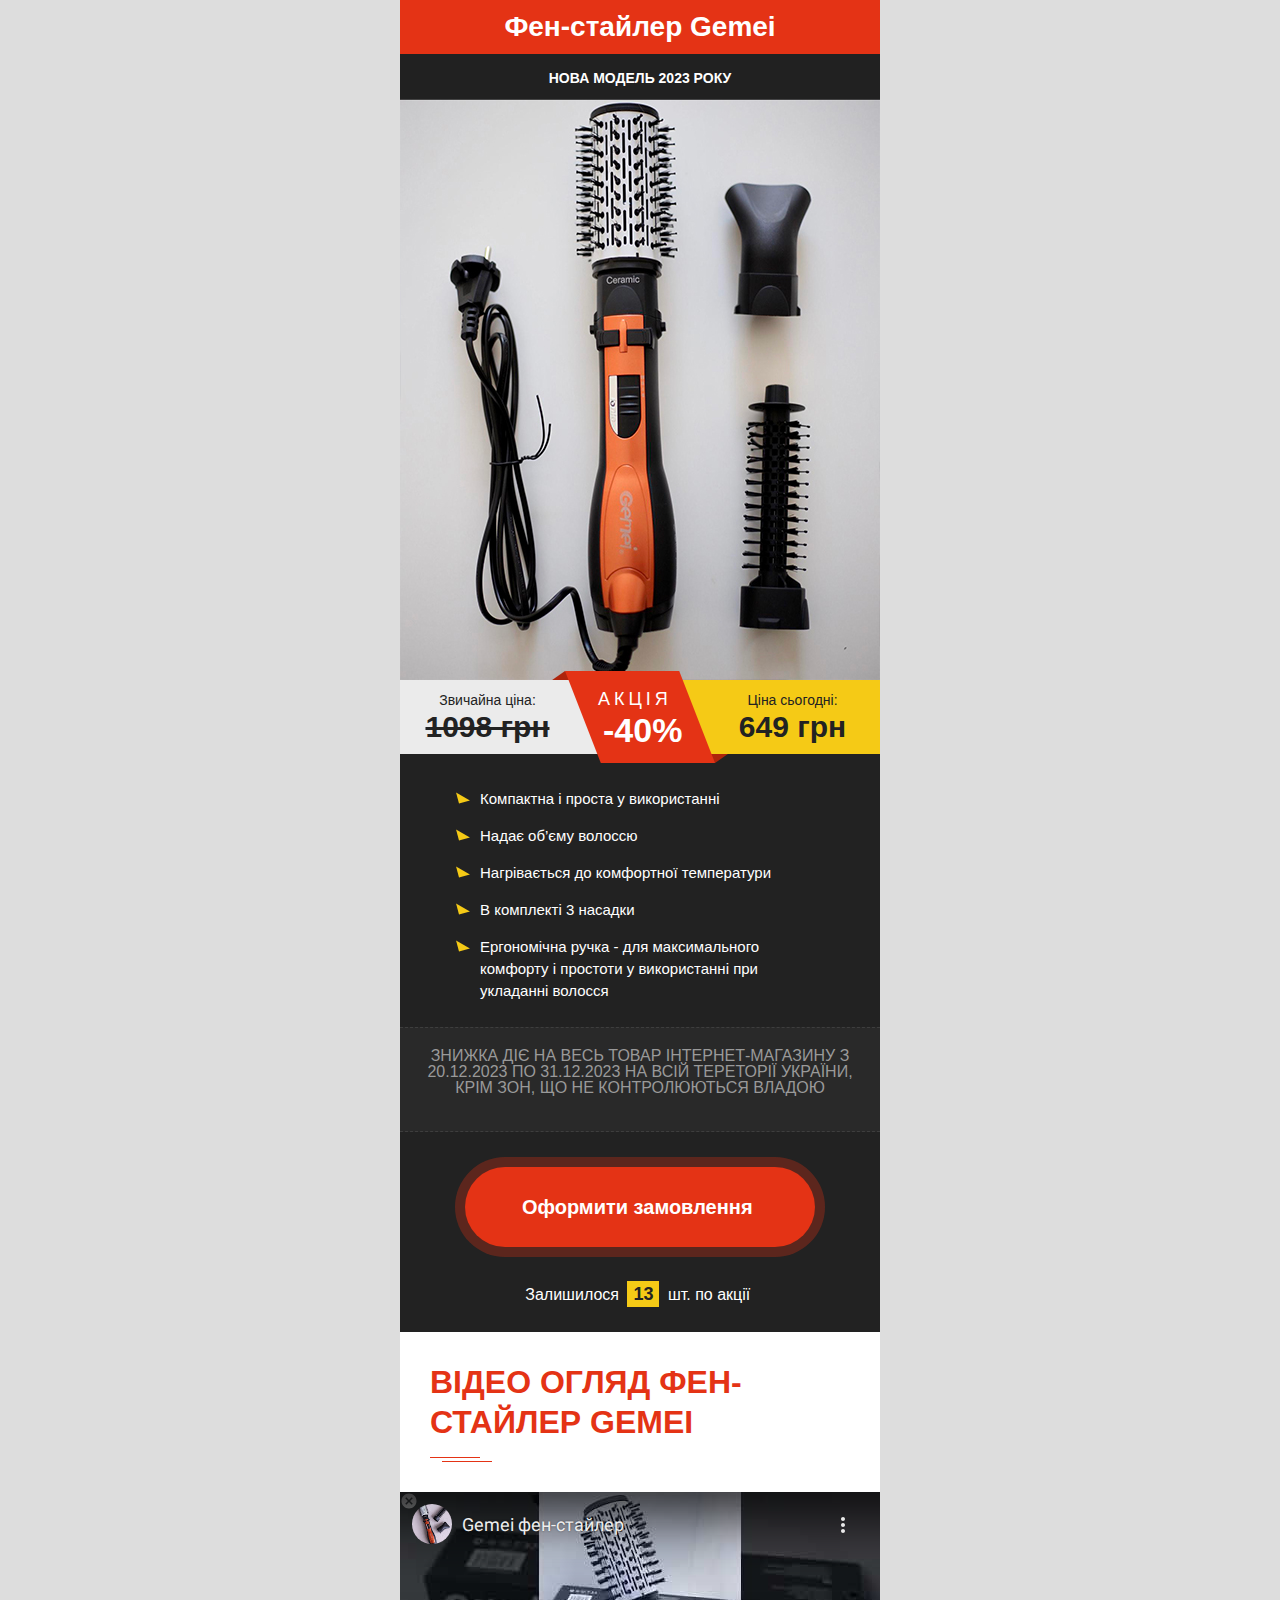
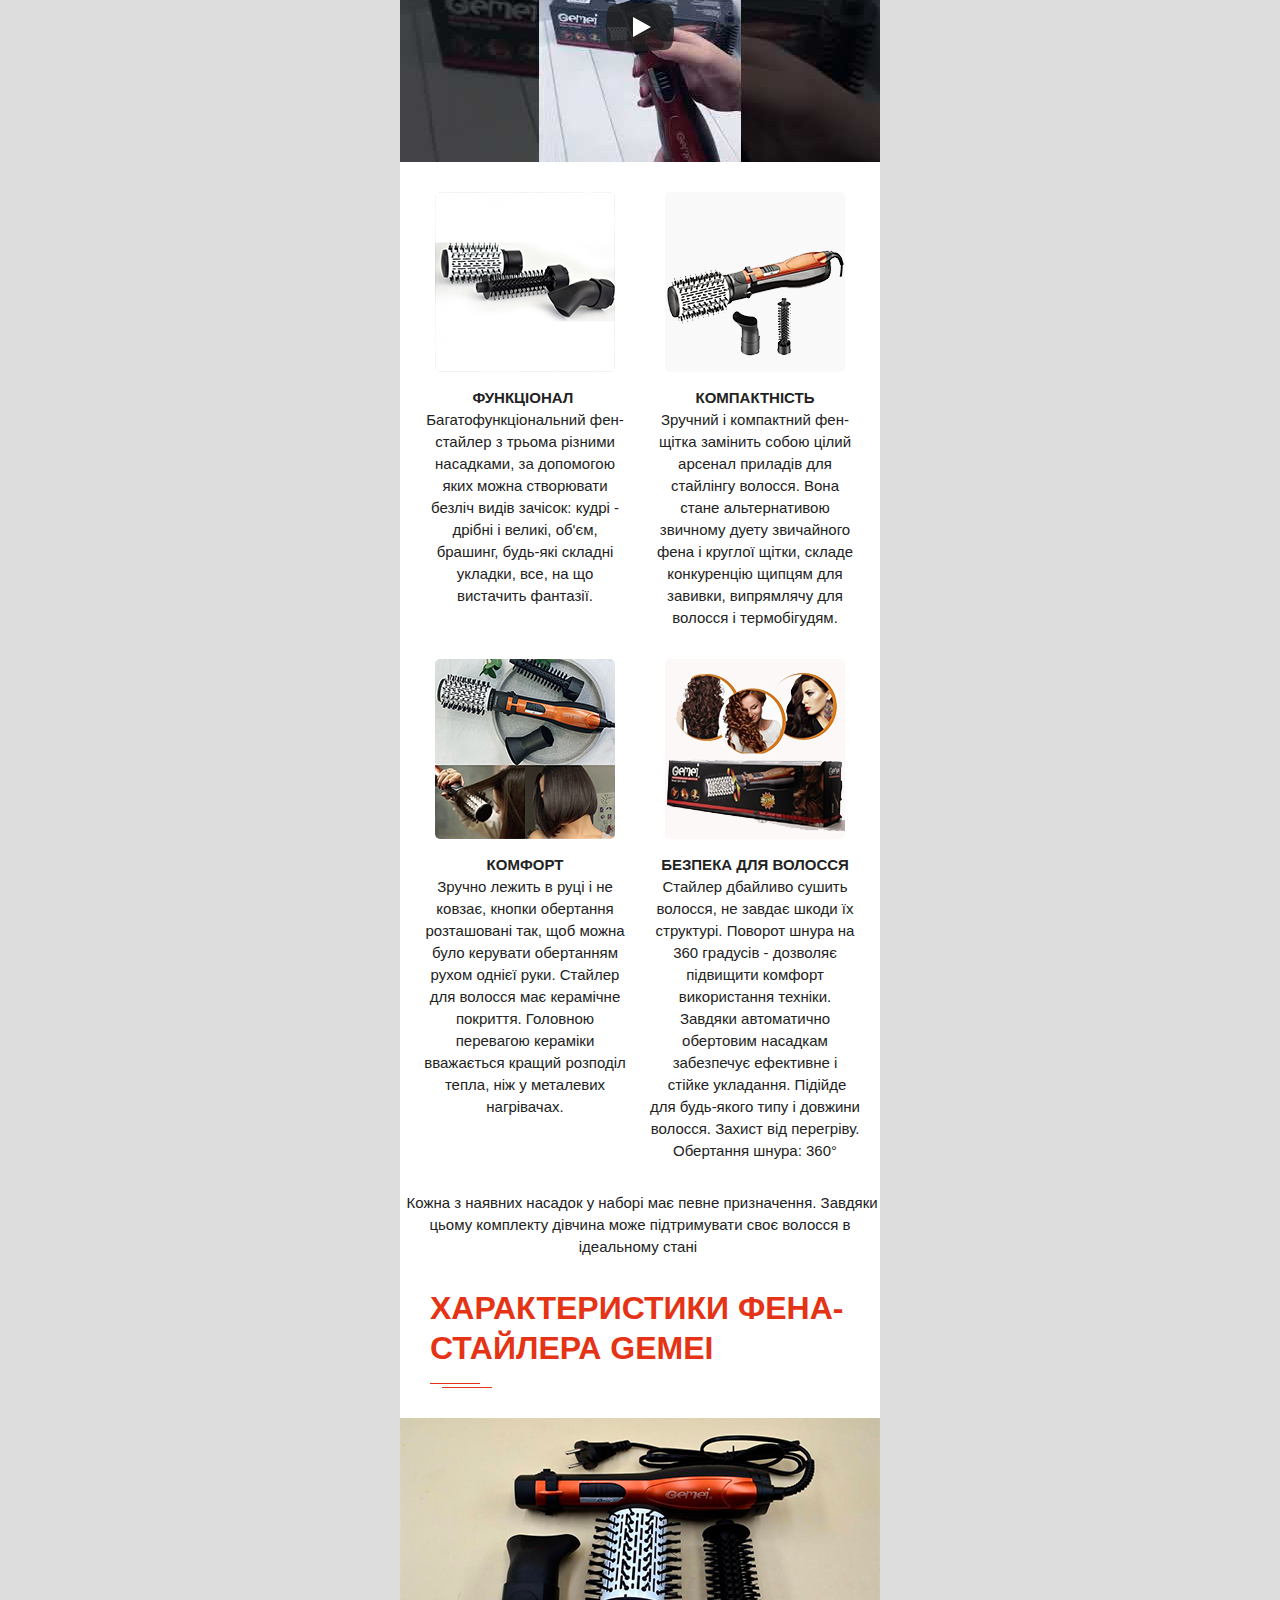
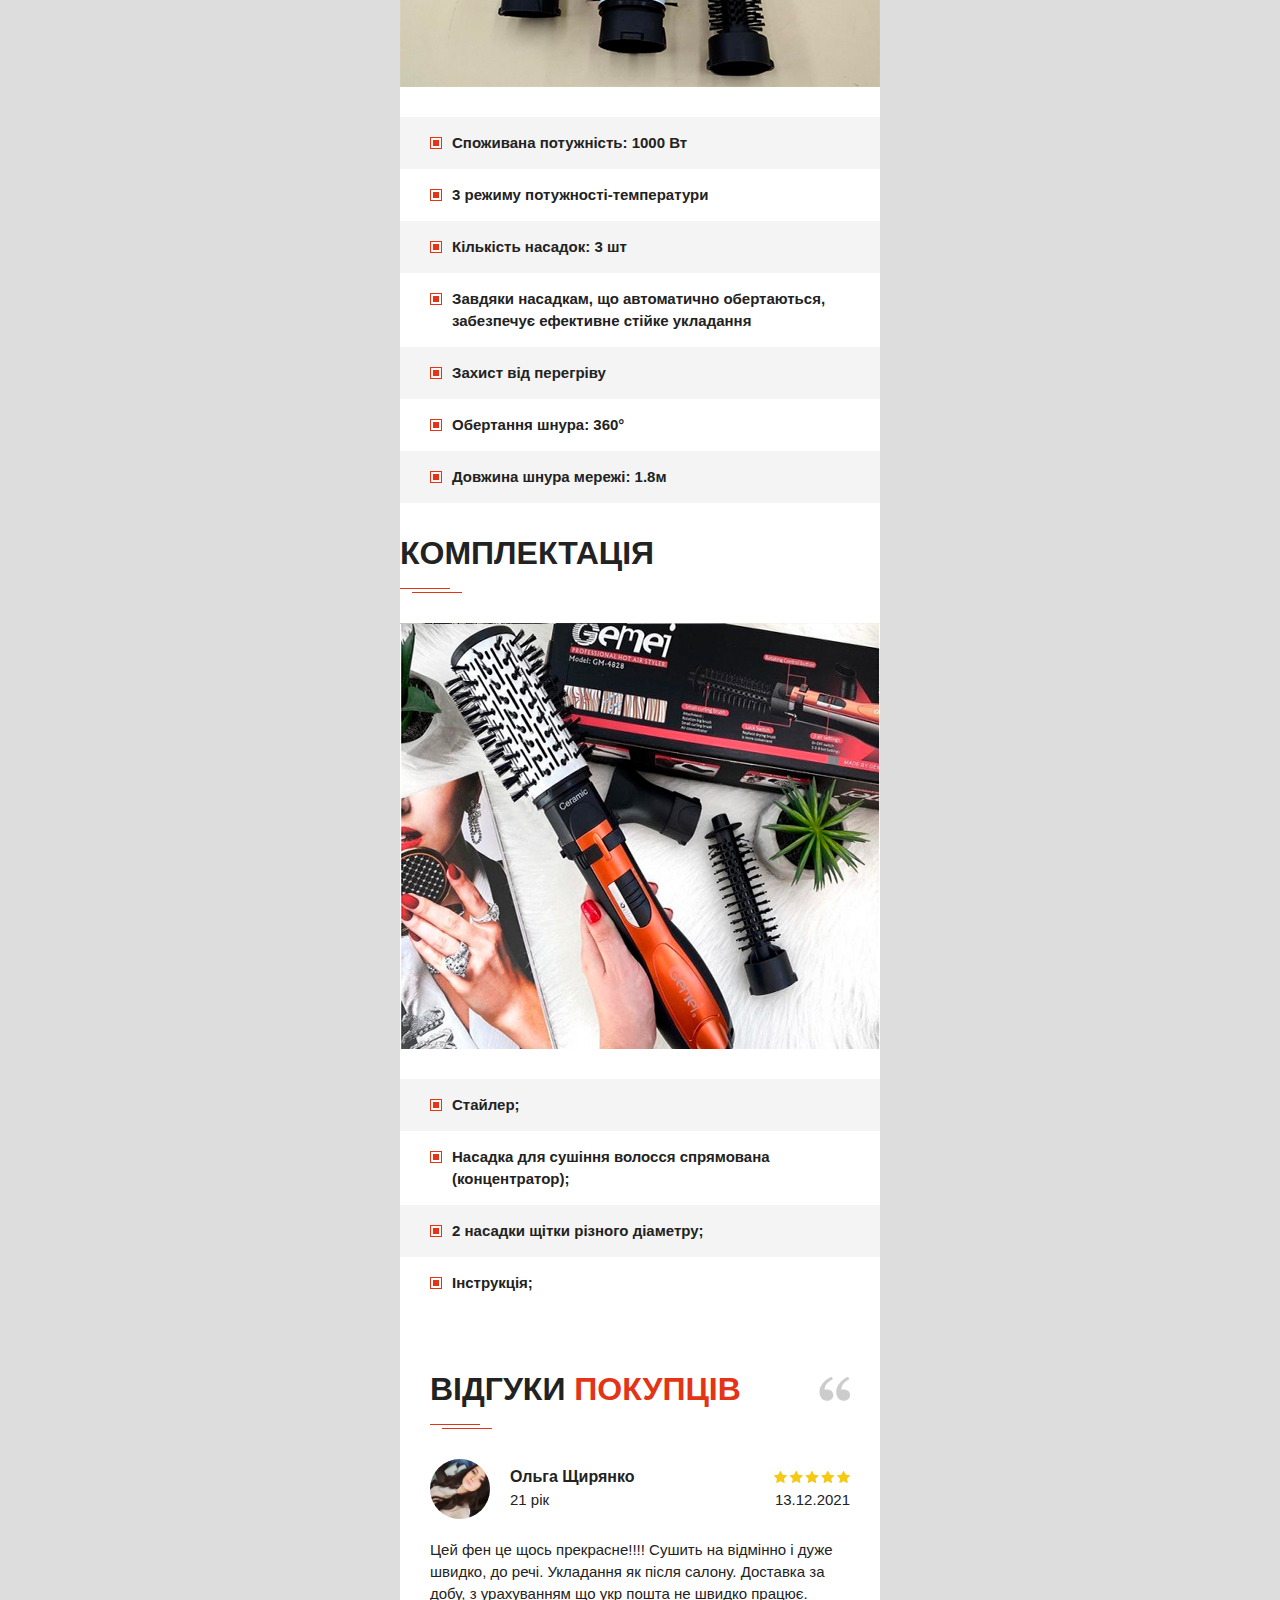
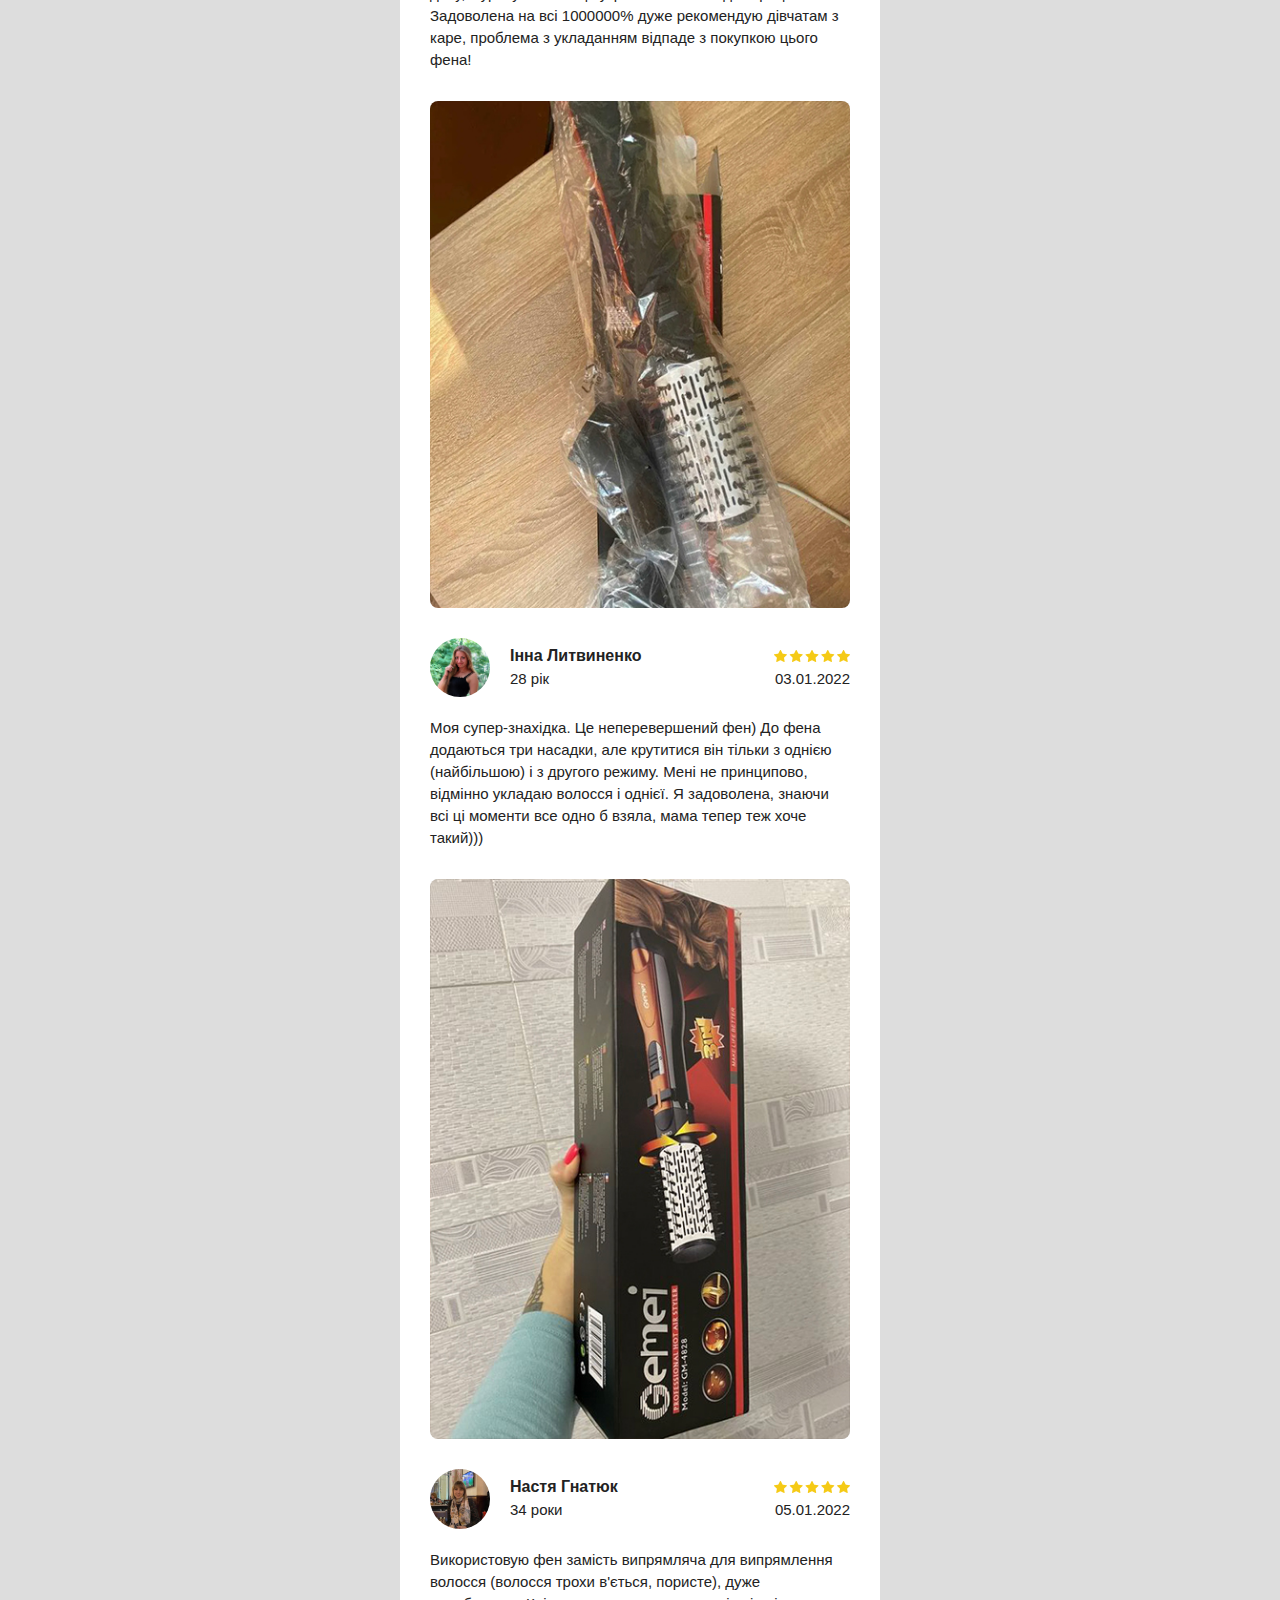
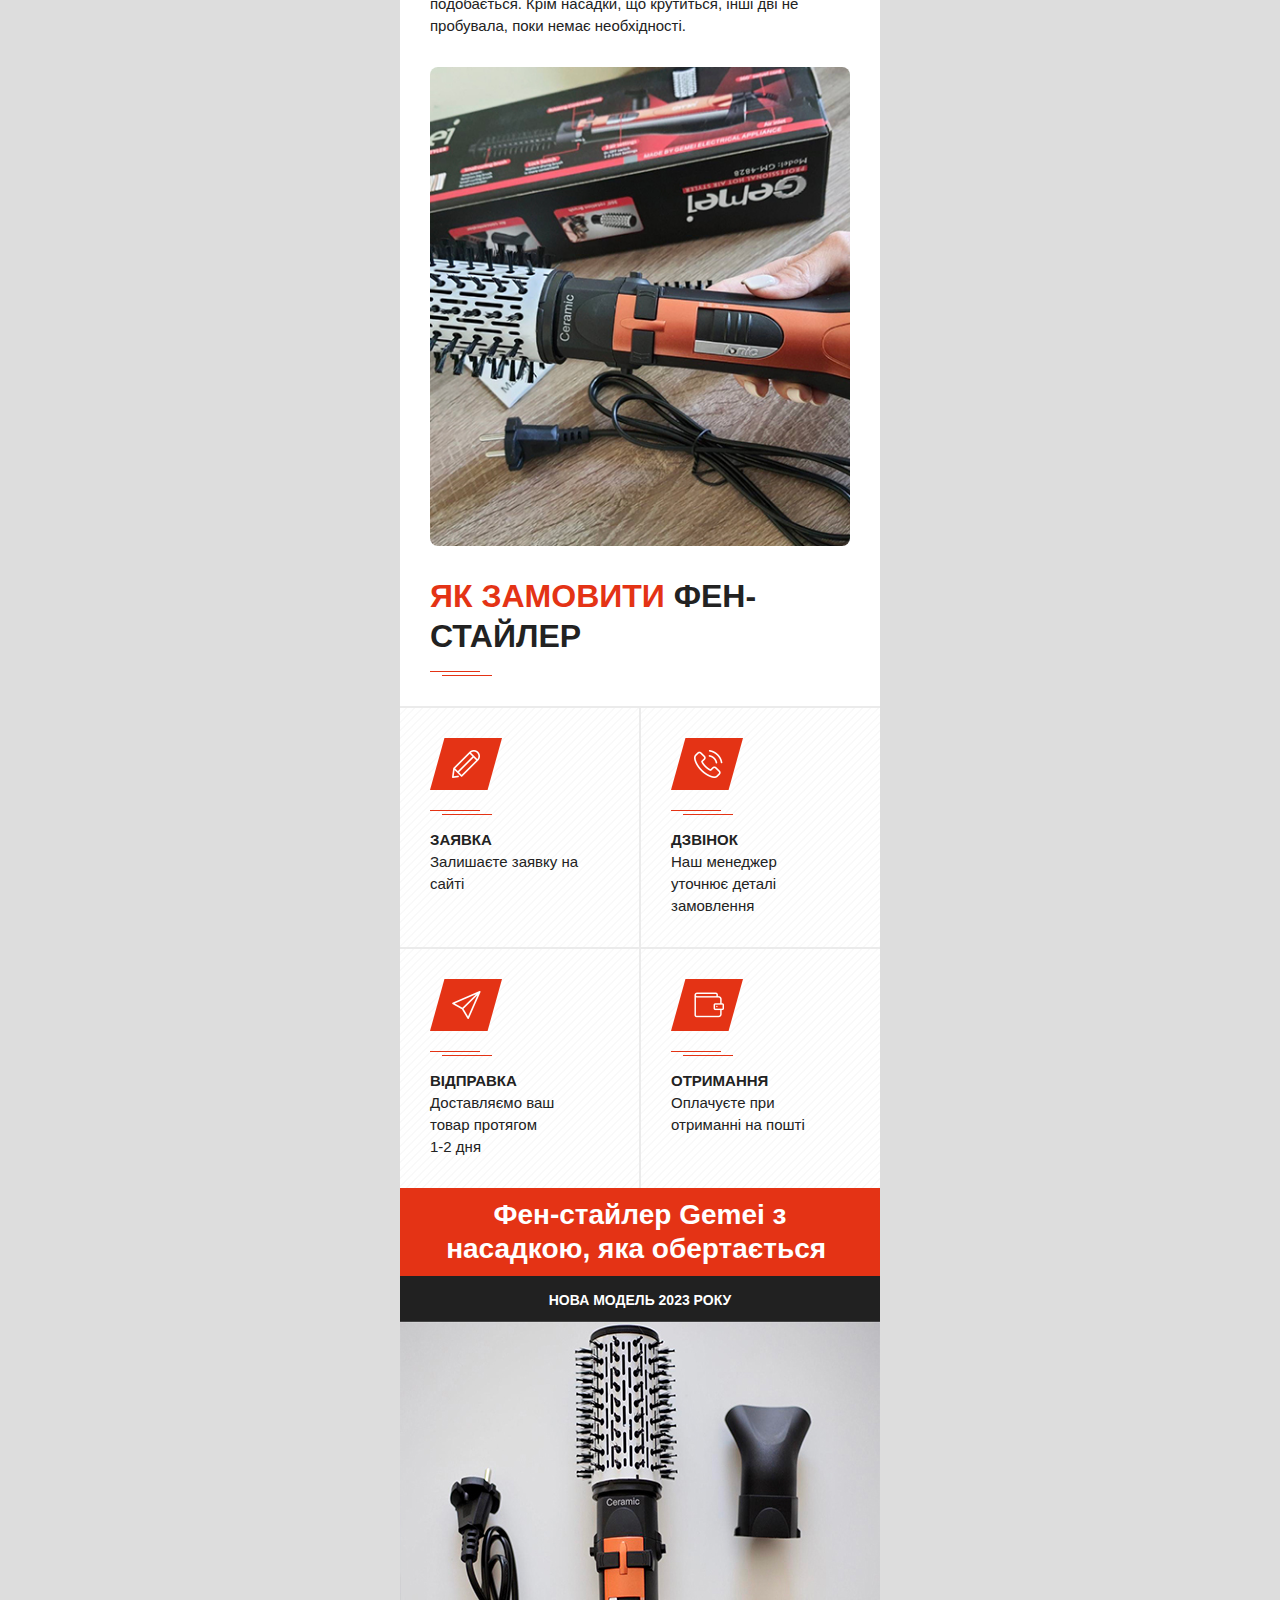
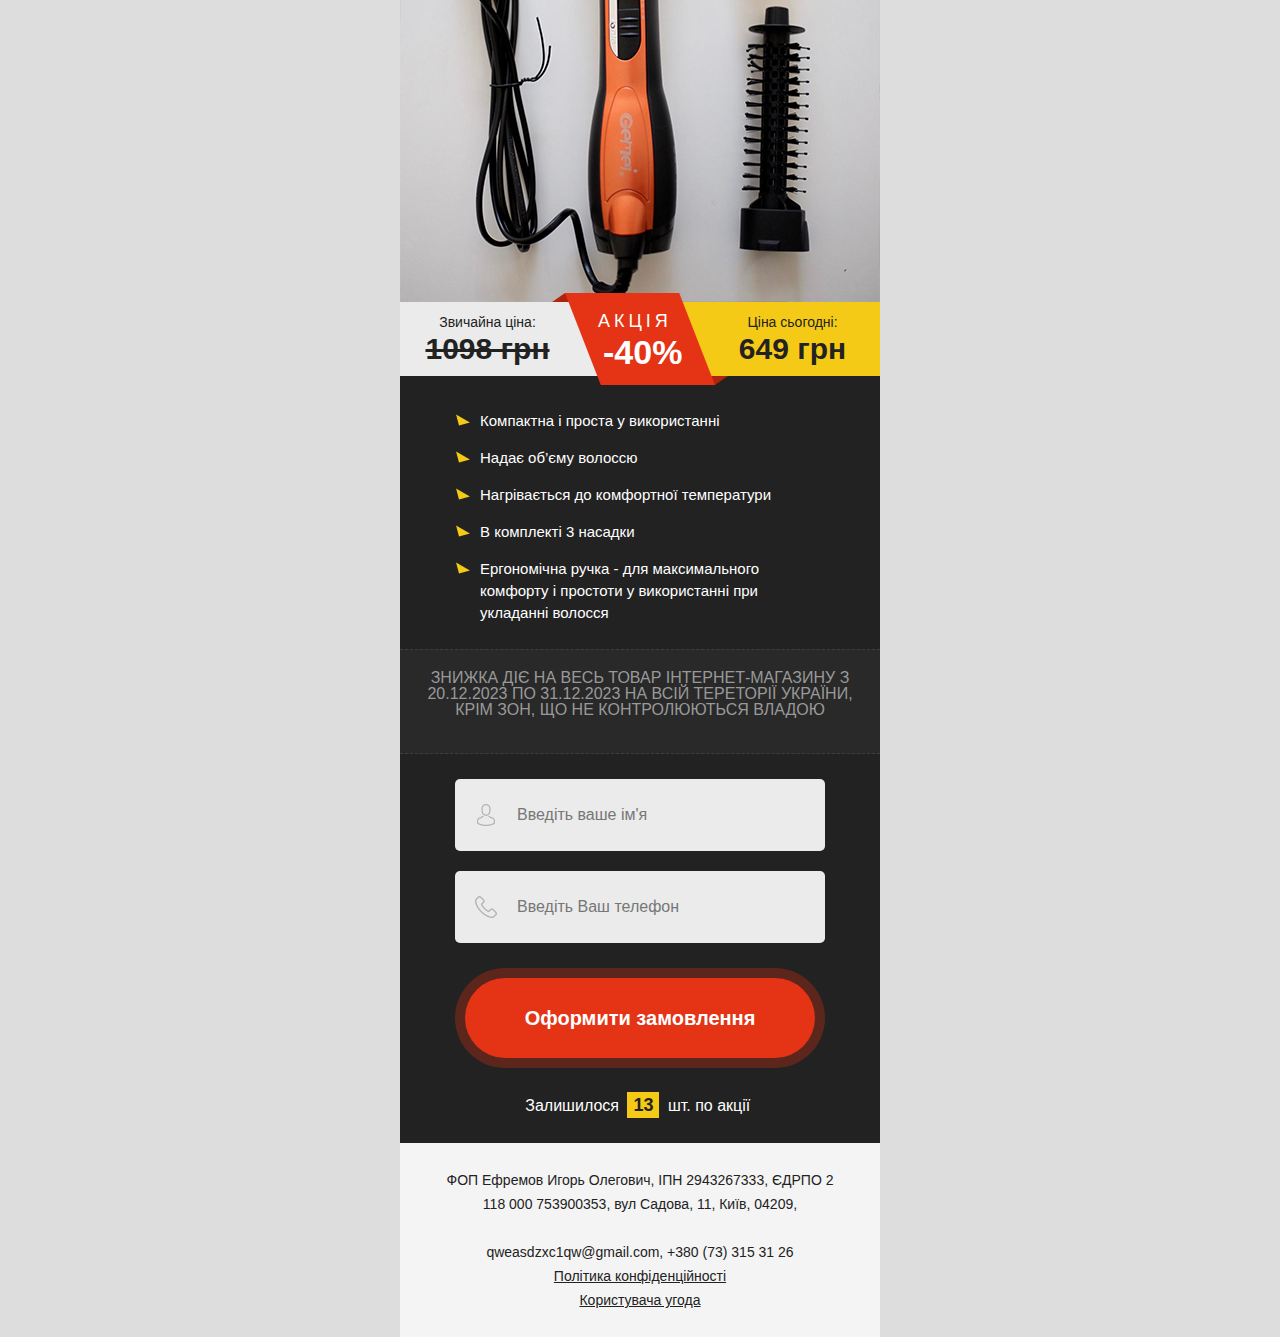
<file: index.htm>
﻿<!DOCTYPE html><html lang="ru-RU" data-scrapbook-source="https://gemei-store.online/index.html" data-scrapbook-create="20211109104051497"><head>

	<title>Фен-щетка Gemei GM 4828</title>
	<meta charset="UTF-8">
	<meta name="viewport" content="width=480">

	<meta name="description" content="Gemei, фен-щетка gemei, Каждая из имеющихся трех насадок в наборе имеет определенное назначение. Благодаря этому комплекту девушка может поддерживать в идеальном состоянии свои волосы в лучшей форме, лучший фен, качественный стайлер-фен">

	<link rel="shortcut icon" href="favicon.png" type="image/x-icon">

	<link rel="stylesheet" type="text/css" href="reset.css">
	<link rel="stylesheet" type="text/css" href="owl.carousel.min.css">
	<link rel="stylesheet" type="text/css" href="styles.css">

	<!-- Global site tag (gtag.js) - Google Ads: 658644299 -->



	<!--[if lt IE 9]>
	<script type="text/javascript" src="../https@cdnjs.cloudflare.com/ajax/libs/html5shiv/3.7.3/html5shiv.js"></script>
	<![endif]-->


<!-- Meta Pixel Code -->
<script>
  !function(f,b,e,v,n,t,s)
  {if(f.fbq)return;n=f.fbq=function(){n.callMethod?
  n.callMethod.apply(n,arguments):n.queue.push(arguments)};
  if(!f._fbq)f._fbq=n;n.push=n;n.loaded=!0;n.version='2.0';
  n.queue=[];t=b.createElement(e);t.async=!0;
  t.src=v;s=b.getElementsByTagName(e)[0];
  s.parentNode.insertBefore(t,s)}(window, document,'script',
  'https://connect.facebook.net/en_US/fbevents.js');
  fbq('init', '');
  fbq('track', 'PageView');
</script>
<noscript><img height="1" width="1" style="display:none" src="tr?id=&ev=PageView&noscript=1"></noscript>
<!-- End Meta Pixel Code -->
</head>
<body>

	<div class="main_wrapper">

		<!-- header 2 -->

		<header class="offer_section offer2">
			<h1 class="main_title">Фен-стайлер Gemei</h1>
			<div class="info_block">
				<p class="subtitle">Нова модель 2023 року</p>
				<img src="block1.jpg" alt="Часы DOM">
				<!-- <img src="images/gift.png"  alt="" class="gift"> -->
			</div>
			<div class="price_block clearfix">
				<div class="price_item old">
					<div class="text">Звичайна ціна:</div>
					<div class="value">1098 грн</div>
				</div>
				<div class="discount">
					<div class="text">АкцІя</div>
					<div class="value">-40%</div>
				</div>
				<div class="price_item new">
					<div class="text">Ціна сьогодні:</div>
					<div class="value">649 грн</div>
				</div>
			</div>
			<ul>
				<li>Компактна і проста у використанні</li>
                <li>Надає об’єму волоссю<br></li>
				<li>Нагрівається до комфортної температури&nbsp;<br></li>
				<li>В комплекті 3 насадки</li>
				<li>Ергономічна ручка - для максимального комфорту і простоти у використанні при укладанні волосся<br></li>          
			</ul>
			<div class="timer_block clearfix">
				<p>Знижка діє на весь товар інтернет-магазину з 20.12.2023 по 31.12.2023 на всій тереторії України, крім зон, що не контролюються владою</p>
			</div>
			<a href="#order_form" class="button">Оформити замовлення&nbsp;</a>
			<div class="products_count">Залишилося&nbsp;<b>13</b> шт. по акції&nbsp;</div>
		</header>

		<!-- /header 2 -->

		<!-- benefits -->

		<section class="benefits_section">
			<h2 class="title"><span>ВІдеО огляд фен-стайлер Gemei </span> </h2>

			<div class="video_block">
				<iframe width="560" height="315" src="index_1.html" title="YouTube video player" frameborder="0" allow="accelerometer; autoplay; clipboard-write; encrypted-media; gyroscope; picture-in-picture" allowfullscreen=""></iframe>
			</div>

			<!-- benefits 2 -->

			<div class="benefits_list2">
				<div class="benefit_item">
					<img src="gal1_1.jpg" alt="Часы DOM">
					<p> <b>ФУНКЦІОНАЛ</b>&nbsp; Багатофункціональний фен-стайлер з трьома різними насадками, за допомогою яких можна створювати безліч видів зачісок: кудрі - дрібні і великі, об'єм, брашинг, будь-які складні укладки, все, на що вистачить фантазії.</p>
				</div>
				<div class="benefit_item">
					<img src="gal1_2.jpg" alt="Часы DOM">
					<b>КОМПАКТНІСТЬ</b> 
<p>Зручний і компактний фен-щітка замінить собою цілий арсенал приладів для стайлінгу волосся. Вона стане альтернативою звичному дуету звичайного фена і круглої щітки, складе конкуренцію щипцям для завивки, випрямлячу&nbsp;для волосся і термобігудям.</p>
				</div>
				<div class="benefit_item">
					<img src="gal1_3.jpg" alt="Часы DOM">
                    <b>КОМФОРТ</b>
					<p>Зручно лежить в руці і не ковзає, кнопки обертання розташовані так, щоб можна було керувати обертанням рухом однієї руки. Стайлер для волосся має керамічне покриття. Головною перевагою кераміки вважається кращий розподіл тепла, ніж у металевих нагрівачах.</p>
				</div>
				<div class="benefit_item">
					<img src="gal1_4.jpg" alt="Часы DOM">
                     <b>БЕЗПЕКА ДЛЯ ВОЛОССЯ</b>
					<p>Стайлер дбайливо сушить волосся, не завдає шкоди їх структурі. Поворот шнура на 360 градусів - дозволяє підвищити комфорт використання техніки. Завдяки автоматично обертовим насадкам забезпечує ефективне і &nbsp;стійке укладання. Підійде для будь-якого типу і довжини волосся. Захист від перегріву. Обертання шнура: 360°</p>
				</div>
			</div>

			<!-- benefits 2 -->

		</section>

		<!-- /benefits -->

		<!-- slider -->

		<div class="slider owl-carousel">

			<img src="gal2_1.jpg" alt="Часы DOM">
			<img src="gal2_2.jpg" alt="Часы DOM">
			<img src="gal2_3.jpg" style="height: 380px;" alt="Часы DOM">
			<img src="gal2_4.jpg" alt="Часы DOM">

		</div>
		<p></p><center>&nbsp;Кожна з наявних насадок у наборі має певне призначення. Завдяки цьому комплекту дівчина може підтримувати своє волосся в ідеальному стані&nbsp;</center>
<p></p>

		<!-- /slider -->

		<!-- description -->

		<!--<div class="description_section">-->
		<!--    <h2 class="title"> Браслет GECTOR в подарок</h2>-->
		<!--    <div class="slider owl-carousel">-->
  <!--  			<img src="images/gal3_1.jpg" alt="Часы DOM">-->
		<!--    </div>-->
		<!--	<p>Эти необычные наручные часы Paidu  придутся по душе креативным и неординарным мужчинам. Футуристичный дизайн часов отличается оригинальностью. Оснащены надежным кварцевым механизмом . Благодаря премиальным материалам часы Paidu будут радовать вас и выглядеть как новые в течение многих лет!-->
		<!--		 Гарантия от производителя на 1 год.</p>-->
			<!--<img class="image" src="images/description__image.jpg" alt="Часы DOM">-->
		<!--	<a href="#order_form" class="button">Оформить заказ</a>-->
		<!--</div>-->

		<!-- /description -->

		<!-- characteristics -->

		<section class="characteristics_section">
			<h2 class="title"><span>Характеристики фена-стайлера GEMEI</span> </h2>
			<img class="image" src="harak.jpg" alt="Часы DOM">
			<ul class="characteristics__list">
				<li><b>Споживана потужність: 1000 Вт&nbsp;</b> </li>
				<li><b>3 режиму потужності-температури&nbsp;</b> </li>
				<li><b>Кількість насадок: 3 шт</b> </li>
				<li><b>Завдяки насадкам, що автоматично обертаються, забезпечує ефективне стійке укладання</b>  </li>
				<li><b>Захист від перегріву</b> </li>
				<li><b>Обертання шнура: 360°</b>  </li>
				<li><b>Довжина шнура мережі: 1.8м</b> <b></b> </li>

			</ul>
		</section>
		<section>
			<h2 class="title">КомплектацІя</h2>
			<img class="image" src="specs.jpg" alt="Часы DOM">

			<ul class="characteristics__list">
				<li><b>Стайлер;</b> </li>
				<li><b>Насадка для сушіння волосся спрямована (концентратор);</b> </li>
				<li><b>2 насадки щітки різного діаметру;</b> </li>
				<li><b>Інструкція;</b>  </li>
			
			</ul>
		</section>

		<!-- /characteristics -->

		<!-- image -->

		<!-- <img class="gallery_image" src="images/gallery_image.jpg" alt="Часы DOM"> -->

		<!-- /image -->

		<!-- reviews 3 -->

		<section class="reviews3_section">
			<h2 class="title">Відгуки&nbsp;<span>покуПців</span></h2>
			<div class="reviews_list">
				<div class="review_item">
					<div class="author_block clearfix">
						<img src="reviews__review1_avatar.jpg" alt="Часы DOM">
						<div class="author_info">
							<div class="name">Ольга Щирянко</div>
							<div class="text">21 рік</div>
						</div>
						<div class="info">
							<div class="rating"></div>
							<div class="date">13.12.2021</div>
						</div>
					</div>
					<p>Цей фен це щось прекрасне!!!! Сушить на відмінно і дуже швидко, до речі. Укладання як після салону. Доставка за добу, з урахуванням що укр пошта не швидко працює. Задоволена на всі 1000000% дуже рекомендую дівчатам з каре, проблема з укладанням відпаде з покупкою цього фена!</p>
					<!--<div class="images_block clearfix">-->
						<img class="gallery_image" src="o1.jpg" alt="Часы DOM">
					<!--</div>-->
				</div>
				<div class="review_item">
					<div class="author_block clearfix">
						<img src="reviews__review2_avatar.jpg" alt="Часы DOM">
						<div class="author_info">
							<div class="name">Інна Литвиненко</div>
							<div class="text">28 рік</div>
						</div>
						<div class="info">
							<div class="rating"></div>
							<div class="date">03.01.2022</div>
						</div>
					</div>
					<p>Моя супер-знахідка. Це неперевершений фен) До фена додаються три насадки, але крутитися він тільки з однією (найбільшою) і з другого режиму. Мені не принципово, відмінно укладаю волосся і однієї. Я задоволена, знаючи всі ці моменти все одно б взяла, мама тепер теж хоче такий)))</p>
					<!--<div class="images_block clearfix">-->
						<img class="gallery_image" src="o2.jpg" alt="Часы DOM">
					<!--</div>-->
				</div>
				<div class="review_item">
					<div class="author_block clearfix">
						<img src="reviews__review3_avatar.jpg" alt="Часы DOM">
						<div class="author_info">
							<div class="name">Настя Гнатюк</div>
							<div class="text">34 роки</div>
						</div>
						<div class="info">
							<div class="rating"></div>
							<div class="date">05.01.2022</div>
						</div>
					</div>
					<p>Використовую фен замість випрямляча для випрямлення волосся (волосся трохи в'ється, пористе), дуже подобається. Крім насадки, що крутиться, інші дві не пробувала, поки немає необхідності.</p>
					<!--<div class="images_block clearfix">-->
						<img class="gallery_image" src="o3.jpg" alt="Часы DOM">
					<!--</div>-->
				</div>
			</div>
		</section>
		<!-- <section class="reviews3_section">

			<h2 class="title">Видео <span>отзывы</span></h2>
			<div class="video-container"><div class="youtube" id="OdDyoMTswRI"></div></div>
			<div class="video-container"><div class="youtube" id="sIOz4K1Vc0o"></div></div>
			<div class="video-container"><div class="youtube" id="sskbehJ46gg"></div></div>
		</section> -->

		<!-- /reviews 3 -->

		<!-- order steps 2 -->

		<section class="order_steps_section">
			<h2 class="title"><span>Як замовити</span> фен-стайлер </h2>
			<div class="order_steps2 clearfix">
				<div class="step_item">
					<img src="order_steps__step1_icon.png" alt="Часы DOM">
					<div class="separator"></div>
					<h4>Заявка</h4>
					<p>Залишаєте заявку на сайті</p>
				</div>
				<div class="step_item">
					<img src="order_steps__step2_icon.png" alt="Часы DOM">
					<div class="separator"></div>
					<h4>Дзвінок</h4>
					<p>Наш менеджер уточнює деталі замовлення&nbsp;</p>
				</div>
				<div class="step_item">
					<img src="order_steps__step3_icon.png" alt="Часы DOM">
					<div class="separator"></div>
					<h4>Відправка</h4>
					<p>Доставляємо ваш товар протягом<br>1-2 дня</p>
				</div>
				<div class="step_item">
					<img src="order_steps__step4_icon.png" alt="Часы DOM">
					<div class="separator"></div>
					<h4>Отримання</h4>
					<p>Оплачуєте при отриманні на пошті</p>
				</div>
			</div>
		</section>

		<!-- /order steps 2 -->

		<!-- order 2 -->

		<section class="offer_section offer2 order">
			<h3 class="main_title">Фен-стайлер Gemei з насадкою, яка обертається&nbsp;</h3>
			<div class="info_block">
				<p class="subtitle">Нова модель 2023 Року</p>
				<img src="block1.jpg" alt="Часы DOM">
				<!-- <img src="images/gift.png"  alt="" class="gift"> -->
			</div>
			<div class="price_block clearfix">
				<div class="price_item old">
					<div class="text">Звичайна ціна:</div>
					<div class="value">1098 грн</div>
				</div>
				<div class="discount">
					<div class="text">АкцІя</div>
					<div class="value">-40%</div>
				</div>
				<div class="price_item new">
					<div class="text">Ціна сьогодні:</div>
					<div class="value">649 грн</div>
				</div>
			</div>
			<ul>
				<li>Компактна і проста у використанні</li>
                <li>Надає об’єму волоссю</li>
				<li>Нагрівається до комфортної температури</li>
				<li>В комплекті 3 насадки</li>
				<li>Ергономічна ручка - для максимального комфорту і простоти у використанні при укладанні волосся&nbsp;</li>   
			</ul>
			<div class="timer_block clearfix">
				<p>Знижка діє на весь товар інтернет-магазину з 20.12.2023 по 31.12.2023 на всій тереторії України, крім зон, що не контролюються владою</p>
			</div>
			<form id="order_form" class="order_form" action="send.php" method="post">
				<input class="field" type="text" name="name" placeholder="Введіть ваше ім'я" required="" value="">
				<input class="field" type="tel" name="phone" placeholder="Введіть Ваш телефон" required="" value="">
				<button class="button">Оформити замовлення</button>
			</form>
			<div class="products_count">Залишилося&nbsp;<b>13</b> шт. по акції&nbsp;</div>
		</section>

		<!-- /order 2 -->

		<!-- footer -->

		<footer class="footer_section">
			ФОП Ефремов Игорь Олегович, ІПН 2943267333, ЄДРПО 2 
<br>118 000 753900353, вул Садова, 11, Київ, 04209,<br>
<br>qweasdzxc1qw@gmail.com, +380 (73) 315 31 26<br>

            <a target="_blank" href="politics.html">Політика конфіденційності</a><br>
			<a target="_blank" href="change.html">Користувача угода</a>
		</footer>

		<!-- /footer -->

	</div>

	<!-- scripts -->

<link rel="stylesheet" type="text/css" href="urn:scrapbook:download:error:https://gemei-store.online/static.topproducty.ru/fonts/roboto.css">




	
	
	
	
	

	<!-- /scripts -->




</body></html>
</file>
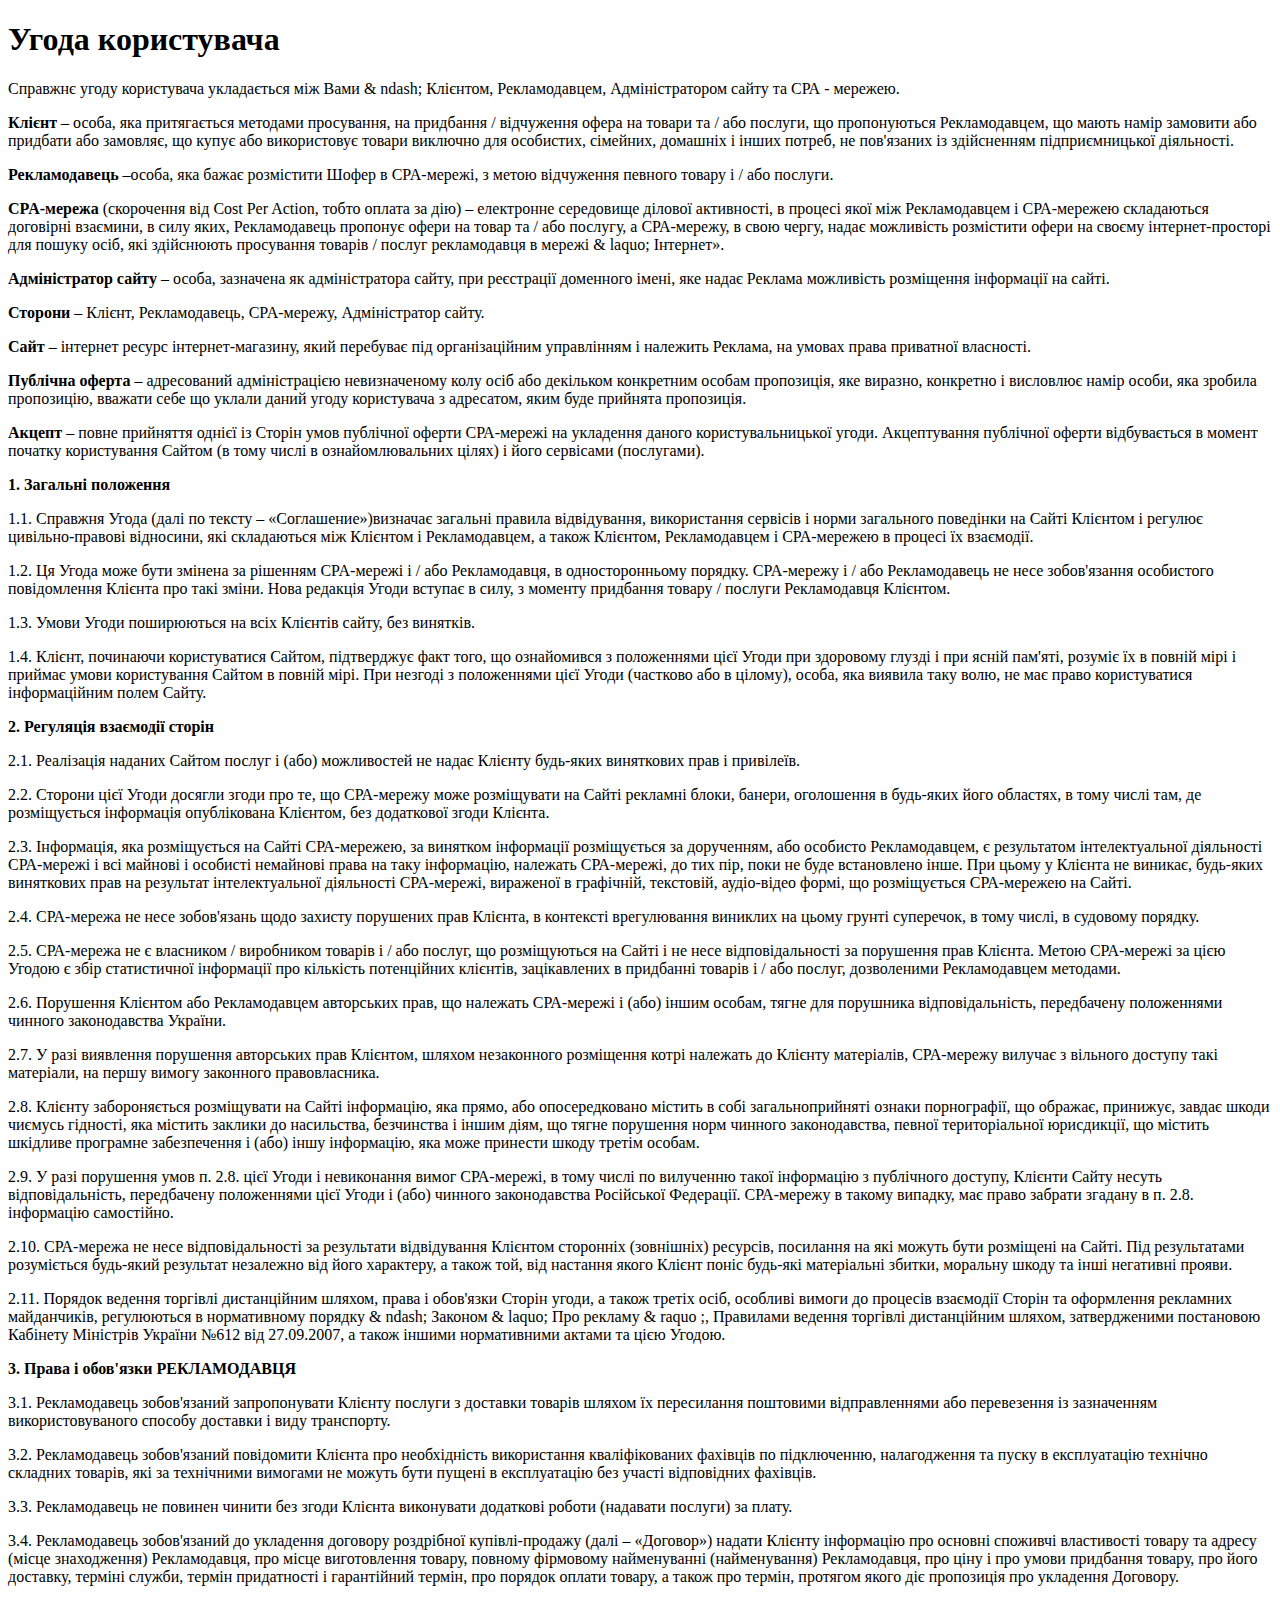
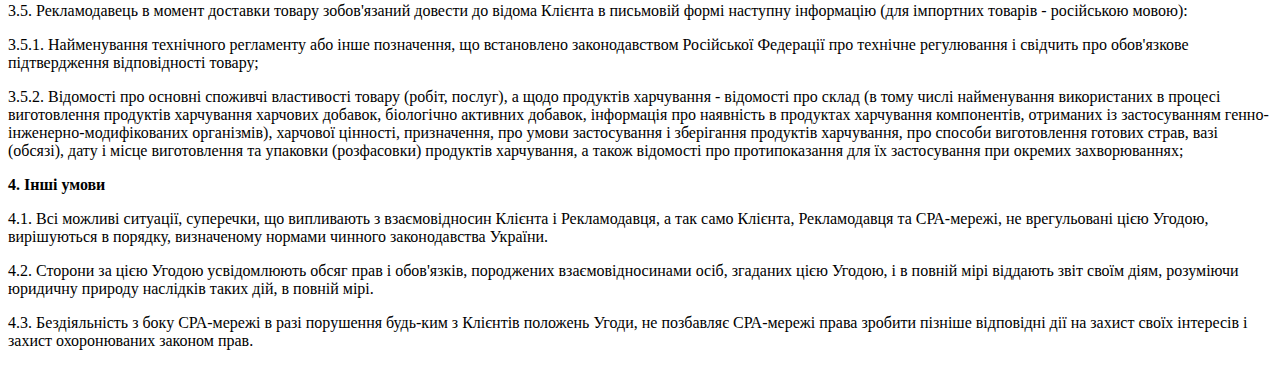
<file: change.html>
<!DOCTYPE html>
<html>
<head>
    <meta charset="utf-8">
    <meta name="viewport" content="width=device-width, initial-scale=1">

    <!-- CSRF Token -->
    <meta name="csrf-token" content="WYYMIZpSCB2IujVWRaiSfYm4OyS6kMxokhMijZSx">

    <title>Угода користувача</title>

    <!-- Meta -->
    </head>
<body>
    <h1>
        Угода користувача
    </h1>

            <p>Справжнє угоду користувача укладається між Вами & ndash; Клієнтом, Рекламодавцем, Адміністратором сайту та СРА - мережею.</p>

        <p><strong>Клієнт</strong>&nbsp;&ndash; особа, яка притягається методами просування, на придбання / відчуження офера на товари та / або послуги, що пропонуються Рекламодавцем, що мають намір замовити або придбати або замовляє, що купує або використовує товари виключно для особистих, сімейних, домашніх і інших потреб, не пов'язаних із здійсненням підприємницької діяльності.</p>

        <p><strong>Рекламодавець</strong>&nbsp;&ndash;особа, яка бажає розмістити Шофер в CPA-мережі, з метою відчуження певного товару і / або послуги.</p>

        <p><strong>CPA-мережа</strong>&nbsp;(скорочення від Cost Per Action, тобто оплата за дію) &ndash; електронне середовище ділової активності, в процесі якої між Рекламодавцем і СРА-мережею складаються договірні взаємини, в силу яких, Рекламодавець пропонує офери на товар та / або послугу, а СРА-мережу, в свою чергу, надає можливість розмістити офери на своєму інтернет-просторі для пошуку осіб, які здійснюють просування товарів / послуг рекламодавця в мережі & laquo; Інтернет&raquo;.</p>

        <p><strong>Адміністратор сайту</strong>&nbsp;&ndash; особа, зазначена як адміністратора сайту, при реєстрації доменного імені, яке надає Реклама можливість розміщення інформації на сайті.</p>

        <p><strong>Сторони</strong>&nbsp;&ndash; Клієнт, Рекламодавець, CPA-мережу, Адміністратор сайту.</p>

        <p><strong>Сайт</strong>&nbsp;&ndash; інтернет ресурс інтернет-магазину, який перебуває під організаційним управлінням і належить Реклама, на умовах права приватної власності.</p>

        <p><strong>Публічна оферта</strong>&nbsp;&ndash; адресований адміністрацією невизначеному колу осіб або декільком конкретним особам пропозиція, яке виразно, конкретно і висловлює намір особи, яка зробила пропозицію, вважати себе що уклали даний угоду користувача з адресатом, яким буде прийнята пропозиція.</p>

        <p><strong>Акцепт</strong>&nbsp;&ndash; повне прийняття однієї із Сторін умов публічної оферти СРА-мережі на укладення даного користувальницької угоди. Акцептування публічної оферти відбувається в момент початку користування Сайтом (в тому числі в ознайомлювальних цілях) і його сервісами (послугами).</p>

        <p><strong>1. Загальні положення</strong></p>

        <p>1.1. Справжня Угода (далі по тексту &ndash; &laquo;Соглашение&raquo;)визначає загальні правила відвідування, використання сервісів і норми загального поведінки на Сайті Клієнтом і регулює цивільно-правові відносини, які складаються між Клієнтом і Рекламодавцем, а також Клієнтом, Рекламодавцем і СРА-мережею в процесі їх взаємодії.</p>

        <p>1.2. Ця Угода може бути змінена за рішенням CPA-мережі і / або Рекламодавця, в односторонньому порядку. CPA-мережу і / або Рекламодавець не несе зобов'язання особистого повідомлення Клієнта про такі зміни. Нова редакція Угоди вступає в силу, з моменту придбання товару / послуги Рекламодавця Клієнтом.</p>

        <p>1.3. Умови Угоди поширюються на всіх Клієнтів сайту, без винятків.</p>

        <p>1.4. Клієнт, починаючи користуватися Сайтом, підтверджує факт того, що ознайомився з положеннями цієї Угоди при здоровому глузді і при ясній пам'яті, розуміє їх в повній мірі і приймає умови користування Сайтом в повній мірі. При незгоді з положеннями цієї Угоди (частково або в цілому), особа, яка виявила таку волю, не має право користуватися інформаційним полем Сайту.</p>

        <p><strong>2. Регуляція взаємодії сторін</strong></p>

        <p>2.1. Реалізація наданих Сайтом послуг і (або) можливостей не надає Клієнту будь-яких виняткових прав і привілеїв.</p>

        <p>2.2. Сторони цієї Угоди досягли згоди про те, що СРА-мережу може розміщувати на Сайті рекламні блоки, банери, оголошення в будь-яких його областях, в тому числі там, де розміщується інформація опублікована Клієнтом, без додаткової згоди Клієнта.</p>

        <p>2.3. Інформація, яка розміщується на Сайті СРА-мережею, за винятком інформації розміщується за дорученням, або особисто Рекламодавцем, є результатом інтелектуальної діяльності СРА-мережі і всі майнові і особисті немайнові права на таку інформацію, належать СРА-мережі, до тих пір, поки не буде встановлено інше. При цьому у Клієнта не виникає, будь-яких виняткових прав на результат інтелектуальної діяльності СРА-мережі, вираженої в графічній, текстовій, аудіо-відео формі, що розміщується СРА-мережею на Сайті.</p>

        <p>2.4. СРА-мережа не несе зобов'язань щодо захисту порушених прав Клієнта, в контексті врегулювання виниклих на цьому грунті суперечок, в тому числі, в судовому порядку.</p>

        <p>2.5. СРА-мережа не є власником / виробником товарів і / або послуг, що розміщуються на Сайті і не несе відповідальності за порушення прав Клієнта. Метою СРА-мережі за цією Угодою є збір статистичної інформації про кількість потенційних клієнтів, зацікавлених в придбанні товарів і / або послуг, дозволеними Рекламодавцем методами.</p>

        <p>2.6. Порушення Клієнтом або Рекламодавцем авторських прав, що належать СРА-мережі і (або) іншим особам, тягне для порушника відповідальність, передбачену положеннями чинного законодавства України.</p>

        <p>2.7. У разі виявлення порушення авторських прав Клієнтом, шляхом незаконного розміщення котрі належать до Клієнту матеріалів, СРА-мережу вилучає з вільного доступу такі матеріали, на першу вимогу законного правовласника.</p>

        <p>2.8. Клієнту забороняється розміщувати на Сайті інформацію, яка прямо, або опосередковано містить в собі загальноприйняті ознаки порнографії, що ображає, принижує, завдає шкоди чиємусь гідності, яка містить заклики до насильства, безчинства і іншим діям, що тягне порушення норм чинного законодавства, певної територіальної юрисдикції, що містить шкідливе програмне забезпечення і (або) іншу інформацію, яка може принести шкоду третім особам.</p>

        <p>2.9. У разі порушення умов п. 2.8. цієї Угоди і невиконання вимог СРА-мережі, в тому числі по вилученню такої інформацію з публічного доступу, Клієнти Сайту несуть відповідальність, передбачену положеннями цієї Угоди і (або) чинного законодавства Російської Федерації. СРА-мережу в такому випадку, має право забрати згадану в п. 2.8. інформацію самостійно.</p>

        <p>2.10. СРА-мережа не несе відповідальності за результати відвідування Клієнтом сторонніх (зовнішніх) ресурсів, посилання на які можуть бути розміщені на Сайті. Під результатами розуміється будь-який результат незалежно від його характеру, а також той, від настання якого Клієнт поніс будь-які матеріальні збитки, моральну шкоду та інші негативні прояви.</p>

        <p>2.11. Порядок ведення торгівлі дистанційним шляхом, права і обов'язки Сторін угоди, а також третіх осіб, особливі вимоги до процесів взаємодії Сторін та оформлення рекламних майданчиків, регулюються в нормативному порядку & ndash; Законом & laquo; Про рекламу & raquo ;, Правилами ведення торгівлі дистанційним шляхом, затвердженими постановою Кабінету Міністрів України №612 від 27.09.2007, а також іншими нормативними актами та цією Угодою.</p>

        <p><strong>3. Права і обов'язки РЕКЛАМОДАВЦЯ</strong></p>

        <p>3.1. Рекламодавець зобов'язаний запропонувати Клієнту послуги з доставки товарів шляхом їх пересилання поштовими відправленнями або перевезення із зазначенням використовуваного способу доставки і виду транспорту.</p>

        <p>3.2. Рекламодавець зобов'язаний повідомити Клієнта про необхідність використання кваліфікованих фахівців по підключенню, налагодження та пуску в експлуатацію технічно складних товарів, які за технічними вимогами не можуть бути пущені в експлуатацію без участі відповідних фахівців.</p>

        <p>3.3. Рекламодавець не повинен чинити без згоди Клієнта виконувати додаткові роботи (надавати послуги) за плату.</p>

        <p>3.4. Рекламодавець зобов'язаний до укладення договору роздрібної купівлі-продажу (далі &ndash; &laquo;Договор&raquo;) надати Клієнту інформацію про основні споживчі властивості товару та адресу (місце знаходження) Рекламодавця, про місце виготовлення товару, повному фірмовому найменуванні (найменування) Рекламодавця, про ціну і про умови придбання товару, про його доставку, терміні служби, термін придатності і гарантійний термін, про порядок оплати товару, а також про термін, протягом якого діє пропозиція про укладення Договору.</p>

        <p>3.5. Рекламодавець в момент доставки товару зобов'язаний довести до відома Клієнта в письмовій формі наступну інформацію (для імпортних товарів - російською мовою):</p>

        <p>3.5.1. Найменування технічного регламенту або інше позначення, що встановлено законодавством Російської Федерації про технічне регулювання і свідчить про обов'язкове підтвердження відповідності товару;</p>

        <p>3.5.2. Відомості про основні споживчі властивості товару (робіт, послуг), а щодо продуктів харчування - відомості про склад (в тому числі найменування використаних в процесі виготовлення продуктів харчування харчових добавок, біологічно активних добавок, інформація про наявність в продуктах харчування компонентів, отриманих із застосуванням генно-інженерно-модифікованих організмів), харчової цінності, призначення, про умови застосування і зберігання продуктів харчування, про способи виготовлення готових страв, вазі (обсязі), дату і місце виготовлення та упаковки (розфасовки) продуктів харчування, а також відомості про протипоказання для їх застосування при окремих захворюваннях;</p>

        <p><strong>4. Інші умови</strong></p>

        <p>4.1. Всі можливі ситуації, суперечки, що випливають з взаємовідносин Клієнта і Рекламодавця, а так само Клієнта, Рекламодавця та СРА-мережі, не врегульовані цією Угодою, вирішуються в порядку, визначеному нормами чинного законодавства України.</p>

        <p>4.2. Сторони за цією Угодою усвідомлюють обсяг прав і обов'язків, породжених взаємовідносинами осіб, згаданих цією Угодою, і в повній мірі віддають звіт своїм діям, розуміючи юридичну природу наслідків таких дій, в повній мірі.</p>

        <p>4.3. Бездіяльність з боку СРА-мережі в разі порушення будь-ким з Клієнтів положень Угоди, не позбавляє СРА-мережі права зробити пізніше відповідні дії на захист своїх інтересів і захист охоронюваних законом прав.</p>
    </body>
</html>
</file>
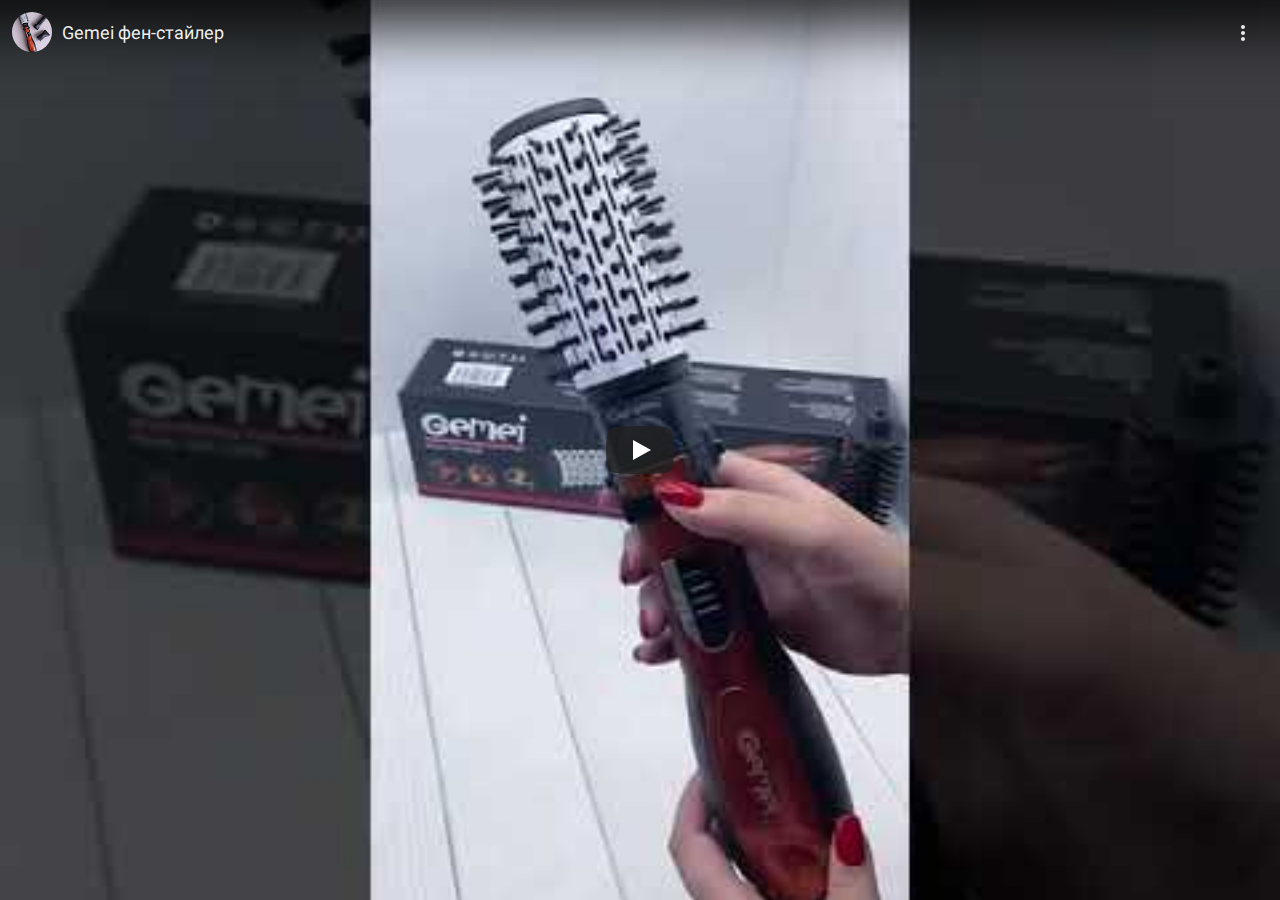
<file: index_1.html>
<!DOCTYPE html><html lang="ru" dir="ltr" data-cast-api-enabled="true" data-scrapbook-source="https://www.youtube.com/embed/97x-ps70ZHw"><head><meta charset="UTF-8"><meta name="viewport" content="width=device-width, initial-scale=1"><style name="www-roboto">@font-face{font-family:'Roboto';font-style:normal;font-weight:400;src:url("KFOmCnqEu92Fr1Mu72xKKTU1Kvnz.woff2")format('woff2');unicode-range:U+0460-052F,U+1C80-1C88,U+20B4,U+2DE0-2DFF,U+A640-A69F,U+FE2E-FE2F;}@font-face{font-family:'Roboto';font-style:normal;font-weight:400;src:url("KFOmCnqEu92Fr1Mu5mxKKTU1Kvnz.woff2")format('woff2');unicode-range:U+0400-045F,U+0490-0491,U+04B0-04B1,U+2116;}@font-face{font-family:'Roboto';font-style:normal;font-weight:400;src:url("KFOmCnqEu92Fr1Mu7mxKKTU1Kvnz.woff2")format('woff2');unicode-range:U+1F00-1FFF;}@font-face{font-family:'Roboto';font-style:normal;font-weight:400;src:url("KFOmCnqEu92Fr1Mu4WxKKTU1Kvnz.woff2")format('woff2');unicode-range:U+0370-03FF;}@font-face{font-family:'Roboto';font-style:normal;font-weight:400;src:url("KFOmCnqEu92Fr1Mu7WxKKTU1Kvnz.woff2")format('woff2');unicode-range:U+0102-0103,U+0110-0111,U+0128-0129,U+0168-0169,U+01A0-01A1,U+01AF-01B0,U+1EA0-1EF9,U+20AB;}@font-face{font-family:'Roboto';font-style:normal;font-weight:400;src:url("KFOmCnqEu92Fr1Mu7GxKKTU1Kvnz.woff2")format('woff2');unicode-range:U+0100-024F,U+0259,U+1E00-1EFF,U+2020,U+20A0-20AB,U+20AD-20CF,U+2113,U+2C60-2C7F,U+A720-A7FF;}@font-face{font-family:'Roboto';font-style:normal;font-weight:400;src:url("KFOmCnqEu92Fr1Mu4mxKKTU1Kg.woff2")format('woff2');unicode-range:U+0000-00FF,U+0131,U+0152-0153,U+02BB-02BC,U+02C6,U+02DA,U+02DC,U+2000-206F,U+2074,U+20AC,U+2122,U+2191,U+2193,U+2212,U+2215,U+FEFF,U+FFFD;}</style><link rel="stylesheet" href="www-player-webp.css" name="www-player"><style>html {overflow: hidden;}body {font: 12px Roboto, Arial, sans-serif; background-color: #000; color: #fff; height: 100%; width: 100%; overflow: hidden; position: absolute; margin: 0; padding: 0;}#player {width: 100%; height: 100%;}h1 {text-align: center; color: #fff;}h3 {margin-top: 6px; margin-bottom: 3px;}.player-unavailable {position: absolute; top: 0; left: 0; right: 0; bottom: 0; padding: 25px; font-size: 13px; background: url("urn:scrapbook:download:error:https://www.youtube.com/img/meh7.png") 50% 65% no-repeat;}.player-unavailable .message {text-align: left; margin: 0 -5px 15px; padding: 0 5px 14px; border-bottom: 1px solid #888; font-size: 19px; font-weight: normal;}.player-unavailable a {color: #167ac6; text-decoration: none;}</style><title>YouTube</title><link rel="canonical" href="https://www.youtube.com/watch?v=97x-ps70ZHw"></head><body class="date-20211109 ru_RU ltr  site-center-aligned site-as-giant-card webkit webkit-537" dir="ltr"><div id="player" style="width: 100%; height: 100%;"><div class="html5-video-player ytp-exp-bottom-control-flexbox ytp-title-enable-channel-logo ytp-embed ytp-embed-playlist unstarted-mode ytp-hide-controls ytp-small-mode" tabindex="-1" id="movie_player" data-version="/s/player/ea6a4ba6/player_ias.vflset/ru_RU/base.js" aria-label="Проигрыватель YouTube"><div class="html5-video-container" data-layer="0"><video tabindex="-1" class="video-stream html5-main-video" webkit-playsinline="" playsinline="" controlslist="nodownload" style="width: 480px; height: 270px; left: 0px; top: -270px;"></video></div><div class="ytp-gradient-top" data-layer="1"></div><div class="ytp-chrome-top ytp-show-cards-title" data-layer="1"><div class="ytp-title-channel"><div class="ytp-title-beacon"></div><a class="ytp-title-channel-logo" target="_blank" href="https://www.youtube.com/channel/UCJTlDdxjk4DEBmgcOnSb_Xw" aria-label="Фотография автора канала &quot;Gemei&quot;" style="background-image: url(channels4_profile.jpg);"></a><div class="ytp-title-expanded-overlay" aria-hidden="true"><div class="ytp-title-expanded-heading"><h2 class="ytp-title-expanded-title"><a target="_blank" tabindex="-1" href="https://www.youtube.com/channel/UCJTlDdxjk4DEBmgcOnSb_Xw?feature=emb_ch_name_ex">Gemei</a></h2><h3 class="ytp-title-expanded-subtitle">Нет подписчиков</h3></div><div class="ytp-button ytp-sb" style="display: none;"><div class="ytp-sb-subscribe" title="Подписаться как Сергей Русских" aria-label="Подписаться на канал" data-tooltip-image="https://yt3.ggpht.com/yti/APfAmoFF7gkv00RC6K9COeWGVdd3E6HDc8IIvEkl4rn0=s20-c" data-tooltip-opaque="true" tabindex="0" role="button"><div class="ytp-sb-text"><div class="ytp-sb-icon"></div>Подписаться</div></div><div class="ytp-sb-unsubscribe" title="Подписка оформлена в аккаунте Сергей Русских" aria-label="Отменить подписку на канал" data-tooltip-image="https://yt3.ggpht.com/yti/APfAmoFF7gkv00RC6K9COeWGVdd3E6HDc8IIvEkl4rn0=s20-c" data-tooltip-opaque="true" tabindex="0" role="button"><div class="ytp-sb-text"><div class="ytp-sb-icon"></div>Вы подписаны</div></div></div><button class="ytp-button ytp-title-notifications" aria-pressed="false" aria-label="Включить уведомления о новых видео на этом канале" style="display: none;"><div class="ytp-title-notifications-on" title="Отключить уведомления о новых видео на этом канале" aria-label="Уведомления о подписках включены"><svg fill="#fff" height="24px" viewBox="0 0 24 24" width="24px"><path d="M7.58 4.08L6.15 2.65C3.75 4.48 2.17 7.3 2.03 10.5h2c.15-2.65 1.51-4.97 3.55-6.42zm12.39 6.42h2c-.15-3.2-1.73-6.02-4.12-7.85l-1.42 1.43c2.02 1.45 3.39 3.77 3.54 6.42zM18 11c0-3.07-1.64-5.64-4.5-6.32V4c0-.83-.67-1.5-1.5-1.5s-1.5.67-1.5 1.5v.68C7.63 5.36 6 7.92 6 11v5l-2 2v1h16v-1l-2-2v-5zm-6 11c.14 0 .27-.01.4-.04.65-.14 1.18-.58 1.44-1.18.1-.24.15-.5.15-.78h-4c.01 1.1.9 2 2.01 2z"></path></svg></div><div class="ytp-title-notifications-off" title="Включить уведомления о новых видео на этом канале" aria-label="Уведомления о подписках включены"><svg fill="#fff" height="24px" viewBox="0 0 24 24" width="24px"><path d="M18 11c0-3.07-1.64-5.64-4.5-6.32V4c0-.83-.67-1.5-1.5-1.5s-1.5.67-1.5 1.5v.68C7.63 5.36 6 7.92 6 11v5l-2 2v1h16v-1l-2-2v-5zm-6 11c.14 0 .27-.01.4-.04.65-.14 1.18-.58 1.44-1.18.1-.24.15-.5.15-.78h-4c.01 1.1.9 2 2.01 2z"></path></svg></div></button></div></div><div class="ytp-title"><div class="ytp-title-text"><a class="ytp-title-link yt-uix-sessionlink" target="_blank" data-sessionlink="feature=player-title" tabindex="-1" href="https://www.youtube.com/watch?v=97x-ps70ZHw">Gemei фен-стайлер</a><div class="ytp-title-subtext"><a class="ytp-title-channel-name" target="_blank" href=""></a></div></div></div><div class="ytp-chrome-top-buttons"><button class="ytp-playlist-menu-button ytp-button" aria-owns="ytp-id-22" aria-haspopup="true" aria-label="Плейлист" style="display: none;"><div class="ytp-playlist-menu-button-icon"><svg height="100%" version="1.1" viewBox="0 0 36 36" width="100%"><use class="ytp-svg-shadow" xlink:href="#ytp-id-23"></use><path d="m 22.53,21.42 0,6.85 5.66,-3.42 -5.66,-3.42 0,0 z m -11.33,0 9.06,0 0,2.28 -9.06,0 0,-2.28 0,0 z m 0,-9.14 13.6,0 0,2.28 -13.6,0 0,-2.28 0,0 z m 0,4.57 13.6,0 0,2.28 -13.6,0 0,-2.28 0,0 z" fill="#fff" id="ytp-id-23"></path></svg></div><div class="ytp-playlist-menu-button-text"></div></button><button class="ytp-button ytp-cards-button" aria-label="Показать подсказки" aria-owns="iv-drawer" aria-haspopup="true" data-tooltip-opaque="true" style="display: none;"><span class="ytp-cards-button-icon-default"><div class="ytp-cards-button-icon"><svg height="100%" version="1.1" viewBox="0 0 36 36" width="100%"><use class="ytp-svg-shadow" xlink:href="#ytp-id-2"></use><path class="ytp-svg-fill" d="M18,8 C12.47,8 8,12.47 8,18 C8,23.52 12.47,28 18,28 C23.52,28 28,23.52 28,18 C28,12.47 23.52,8 18,8 L18,8 Z M17,16 L19,16 L19,24 L17,24 L17,16 Z M17,12 L19,12 L19,14 L17,14 L17,12 Z" id="ytp-id-2"></path></svg></div><div class="ytp-cards-button-title">О видео</div></span><span class="ytp-cards-button-icon-shopping"><div class="ytp-cards-button-icon"><svg height="100%" version="1.1" viewBox="0 0 36 36" width="100%"><path class="ytp-svg-shadow" d="M 27.99,18 A 9.99,9.99 0 1 1 8.00,18 9.99,9.99 0 1 1 27.99,18 z"></path><path class="ytp-svg-fill" d="M 18,8 C 12.47,8 8,12.47 8,18 8,23.52 12.47,28 18,28 23.52,28 28,23.52 28,18 28,12.47 23.52,8 18,8 z m -4.68,4 4.53,0 c .35,0 .70,.14 .93,.37 l 5.84,5.84 c .23,.23 .37,.58 .37,.93 0,.35 -0.13,.67 -0.37,.90 L 20.06,24.62 C 19.82,24.86 19.51,25 19.15,25 c -0.35,0 -0.70,-0.14 -0.93,-0.37 L 12.37,18.78 C 12.13,18.54 12,18.20 12,17.84 L 12,13.31 C 12,12.59 12.59,12 13.31,12 z m .96,1.31 c -0.53,0 -0.96,.42 -0.96,.96 0,.53 .42,.96 .96,.96 .53,0 .96,-0.42 .96,-0.96 0,-0.53 -0.42,-0.96 -0.96,-0.96 z" fill-opacity="1"></path><path class="ytp-svg-shadow-fill" d="M 24.61,18.22 18.76,12.37 C 18.53,12.14 18.20,12 17.85,12 H 13.30 C 12.58,12 12,12.58 12,13.30 V 17.85 c 0,.35 .14,.68 .38,.92 l 5.84,5.85 c .23,.23 .55,.37 .91,.37 .35,0 .68,-0.14 .91,-0.38 L 24.61,20.06 C 24.85,19.83 25,19.50 25,19.15 25,18.79 24.85,18.46 24.61,18.22 z M 14.27,15.25 c -0.53,0 -0.97,-0.43 -0.97,-0.97 0,-0.53 .43,-0.97 .97,-0.97 .53,0 .97,.43 .97,.97 0,.53 -0.43,.97 -0.97,.97 z" fill="#000" fill-opacity="0.15"></path></svg></div><div class="ytp-cards-button-title">Покупки</div></span></button><div class="ytp-cards-teaser" style="display: none;"><div class="ytp-cards-teaser-box"></div><div class="ytp-cards-teaser-text"><span class="ytp-cards-teaser-label"></span></div></div><button class="ytp-button ytp-overflow-button ytp-overflow-button-visible" title="Другие параметры" aria-haspopup="true" aria-owns="ytp-id-29" aria-label="Другие параметры"><div class="ytp-overflow-icon"><svg height="100%" viewBox="-5 -5 36 36" width="100%"><path d="M12 8c1.1 0 2-.9 2-2s-.9-2-2-2-2 .9-2 2 .9 2 2 2zm0 2c-1.1 0-2 .9-2 2s.9 2 2 2 2-.9 2-2-.9-2-2-2zm0 6c-1.1 0-2 .9-2 2s.9 2 2 2 2-.9 2-2-.9-2-2-2z" fill="#fff"></path></svg></div></button></div></div><button class="ytp-unmute ytp-popup ytp-button ytp-unmute-animated ytp-unmute-shrink" data-layer="2" style="display: none;"><div class="ytp-unmute-inner"><div class="ytp-unmute-icon"><svg height="100%" version="1.1" viewBox="0 0 36 36" width="100%"><use class="ytp-svg-shadow" xlink:href="#ytp-id-1"></use><path class="ytp-svg-fill" d="m 21.48,17.98 c 0,-1.77 -1.02,-3.29 -2.5,-4.03 v 2.21 l 2.45,2.45 c .03,-0.2 .05,-0.41 .05,-0.63 z m 2.5,0 c 0,.94 -0.2,1.82 -0.54,2.64 l 1.51,1.51 c .66,-1.24 1.03,-2.65 1.03,-4.15 0,-4.28 -2.99,-7.86 -7,-8.76 v 2.05 c 2.89,.86 5,3.54 5,6.71 z M 9.25,8.98 l -1.27,1.26 4.72,4.73 H 7.98 v 6 H 11.98 l 5,5 v -6.73 l 4.25,4.25 c -0.67,.52 -1.42,.93 -2.25,1.18 v 2.06 c 1.38,-0.31 2.63,-0.95 3.69,-1.81 l 2.04,2.05 1.27,-1.27 -9,-9 -7.72,-7.72 z m 7.72,.99 -2.09,2.08 2.09,2.09 V 9.98 z" id="ytp-id-1"></path></svg></div><div class="ytp-unmute-text">Включить звук</div><div class="ytp-unmute-box"></div></div></button><div class="ytp-cued-thumbnail-overlay" data-layer="4" style=""><div class="ytp-cued-thumbnail-overlay-image" style="background-image: url(hqdefault.jpg);"></div><button class="ytp-large-play-button ytp-button" aria-label="Смотреть"><svg height="100%" version="1.1" viewBox="0 0 68 48" width="100%"><path class="ytp-large-play-button-bg" d="M66.52,7.74c-0.78-2.93-2.49-5.41-5.42-6.19C55.79,.13,34,0,34,0S12.21,.13,6.9,1.55 C3.97,2.33,2.27,4.81,1.48,7.74C0.06,13.05,0,24,0,24s0.06,10.95,1.48,16.26c0.78,2.93,2.49,5.41,5.42,6.19 C12.21,47.87,34,48,34,48s21.79-0.13,27.1-1.55c2.93-0.78,4.64-3.26,5.42-6.19C67.94,34.95,68,24,68,24S67.94,13.05,66.52,7.74z" fill="#f00"></path><path d="M 45,24 27,14 27,34" fill="#fff"></path></svg></button></div><div class="ytp-spinner" data-layer="4" style="display: none;"><div class="ytp-spinner-container"><div class="ytp-spinner-rotator"><div class="ytp-spinner-left"><div class="ytp-spinner-circle"></div></div><div class="ytp-spinner-right"><div class="ytp-spinner-circle"></div></div></div></div><div class="ytp-spinner-message" style="display: none;">Подождите немного. Если воспроизведение так и не начнется, перезагрузите устройство.</div></div><div class="ytp-paid-content-overlay" aria-live="assertive" aria-atomic="true" data-layer="4"><div class="ytp-button ytp-paid-content-overlay-text" style="display: none;"></div></div><div class="ytp-storyboard-framepreview" data-layer="4" style="display: none;"><div class="ytp-storyboard-framepreview-img"></div></div><div data-layer="4" style="display: none;"><div class="ytp-bezel-text-wrapper"><div class="ytp-bezel-text"></div></div><div class="ytp-bezel" role="status"><div class="ytp-bezel-icon"></div></div></div><div class="ytp-doubletap-ui-legacy" data-layer="4" style="display: none;"><div class="ytp-doubletap-fast-forward-ve"></div><div class="ytp-doubletap-rewind-ve"></div><div class="ytp-doubletap-static-circle"><div class="ytp-doubletap-ripple"></div></div><div class="ytp-doubletap-overlay-a11y"></div><div class="ytp-doubletap-seek-info-container"><div class="ytp-doubletap-arrows-container"><span class="ytp-doubletap-base-arrow"></span><span class="ytp-doubletap-base-arrow"></span><span class="ytp-doubletap-base-arrow"></span></div><div class="ytp-doubletap-tooltip"><div class="ytp-chapter-seek-text-legacy"></div><div class="ytp-doubletap-tooltip-label"></div></div></div></div><div aria-live="polite" data-layer="4" style="display: none;"><div class="ytp-tooltip-text-wrapper"><div class="ytp-tooltip-image"></div><div class="ytp-tooltip-title"><svg height="100%" viewBox="0 0 24 24" width="100%"><g><rect fill="none" height="24" width="24" x="0"></rect></g><g><g><polygon points="19,9 20.25,6.25 23,5 20.25,3.75 19,1 17.75,3.75 15,5 17.75,6.25"></polygon><polygon points="19,15 17.75,17.75 15,19 17.75,20.25 19,23 20.25,20.25 23,19 20.25,17.75"></polygon><path d="M11.5,9.5L9,4L6.5,9.5L1,12l5.5,2.5L9,20l2.5-5.5L17,12L11.5,9.5z M9.99,12.99L9,15.17l-0.99-2.18L5.83,12l2.18-0.99 L9,8.83l0.99,2.18L12.17,12L9.99,12.99z"></path></g></g></svg><span></span></div><span class="ytp-tooltip-text"></span></div><div class="ytp-tooltip-bg"><div class="ytp-tooltip-duration"></div></div></div><div class="ytp-ad-persistent-progress-bar-container" data-layer="4" style="display: none;"><div class="ytp-ad-persistent-progress-bar"></div></div><div class="ytp-suggested-action" data-layer="4"><button class="ytp-button ytp-suggested-action-badge ytp-suggested-action-badge-with-controls" style="display: none;"><div class="ytp-suggested-action-badge-expanded-content-container" style="display: none;"><label class="ytp-suggested-action-badge-title"></label><button class="ytp-suggested-action-badge-dismiss-button-icon ytp-button"></button></div></button></div><div class="ytp-pause-overlay ytp-scroll-min ytp-scroll-max" data-layer="4" style="display: none;"><h2 class="ytp-related-title">Показать другие видео</h2><div class="ytp-suggestions" style="height: 74px;"><a class="ytp-suggestion-link" target="_blank" style="transition-delay: 0s; display: none;"><div class="ytp-suggestion-image" style="width: 132.667px; height: 74px;"></div><div class="ytp-suggestion-overlay" style=""><div class="ytp-suggestion-title"></div><div class="ytp-suggestion-author"></div><div class="ytp-suggestion-duration"></div></div></a><a class="ytp-suggestion-link" target="_blank" style="transition-delay: 0.05s; display: none;"><div class="ytp-suggestion-image" style="width: 132.667px; height: 74px;"></div><div class="ytp-suggestion-overlay" style=""><div class="ytp-suggestion-title"></div><div class="ytp-suggestion-author"></div><div class="ytp-suggestion-duration"></div></div></a><a class="ytp-suggestion-link" target="_blank" style="transition-delay: 0.1s; display: none;"><div class="ytp-suggestion-image" style="width: 132.667px; height: 74px;"></div><div class="ytp-suggestion-overlay" style=""><div class="ytp-suggestion-title"></div><div class="ytp-suggestion-author"></div><div class="ytp-suggestion-duration"></div></div></a><a class="ytp-suggestion-link" target="_blank" style="transition-delay: 0.15s; display: none;"><div class="ytp-suggestion-image" style="width: 132.667px; height: 74px;"></div><div class="ytp-suggestion-overlay" style=""><div class="ytp-suggestion-title"></div><div class="ytp-suggestion-author"></div><div class="ytp-suggestion-duration"></div></div></a><a class="ytp-suggestion-link" target="_blank" style="transition-delay: 0.2s; display: none;"><div class="ytp-suggestion-image" style="width: 132.667px; height: 74px;"></div><div class="ytp-suggestion-overlay" style=""><div class="ytp-suggestion-title"></div><div class="ytp-suggestion-author"></div><div class="ytp-suggestion-duration"></div></div></a><a class="ytp-suggestion-link" target="_blank" style="transition-delay: 0.25s; display: none;"><div class="ytp-suggestion-image" style="width: 132.667px; height: 74px;"></div><div class="ytp-suggestion-overlay" style=""><div class="ytp-suggestion-title"></div><div class="ytp-suggestion-author"></div><div class="ytp-suggestion-duration"></div></div></a><a class="ytp-suggestion-link" target="_blank" style="transition-delay: 0.3s; display: none;"><div class="ytp-suggestion-image" style="width: 132.667px; height: 74px;"></div><div class="ytp-suggestion-overlay" style=""><div class="ytp-suggestion-title"></div><div class="ytp-suggestion-author"></div><div class="ytp-suggestion-duration"></div></div></a><a class="ytp-suggestion-link" target="_blank" style="transition-delay: 0.35s; display: none;"><div class="ytp-suggestion-image" style="width: 132.667px; height: 74px;"></div><div class="ytp-suggestion-overlay" style=""><div class="ytp-suggestion-title"></div><div class="ytp-suggestion-author"></div><div class="ytp-suggestion-duration"></div></div></a><a class="ytp-suggestion-link" target="_blank" style="transition-delay: 0.4s; display: none;"><div class="ytp-suggestion-image" style="width: 132.667px; height: 74px;"></div><div class="ytp-suggestion-overlay" style=""><div class="ytp-suggestion-title"></div><div class="ytp-suggestion-author"></div><div class="ytp-suggestion-duration"></div></div></a><a class="ytp-suggestion-link" target="_blank" style="transition-delay: 0.45s; display: none;"><div class="ytp-suggestion-image" style="width: 132.667px; height: 74px;"></div><div class="ytp-suggestion-overlay" style=""><div class="ytp-suggestion-title"></div><div class="ytp-suggestion-author"></div><div class="ytp-suggestion-duration"></div></div></a><a class="ytp-suggestion-link" target="_blank" style="transition-delay: 0.5s; display: none;"><div class="ytp-suggestion-image" style="width: 132.667px; height: 74px;"></div><div class="ytp-suggestion-overlay" style=""><div class="ytp-suggestion-title"></div><div class="ytp-suggestion-author"></div><div class="ytp-suggestion-duration"></div></div></a><a class="ytp-suggestion-link" target="_blank" style="transition-delay: 0.55s; display: none;"><div class="ytp-suggestion-image" style="width: 132.667px; height: 74px;"></div><div class="ytp-suggestion-overlay" style=""><div class="ytp-suggestion-title"></div><div class="ytp-suggestion-author"></div><div class="ytp-suggestion-duration"></div></div></a><a class="ytp-suggestion-link" target="_blank" style="transition-delay: 0.6s; display: none;"><div class="ytp-suggestion-image" style="width: 132.667px; height: 74px;"></div><div class="ytp-suggestion-overlay" style=""><div class="ytp-suggestion-title"></div><div class="ytp-suggestion-author"></div><div class="ytp-suggestion-duration"></div></div></a><a class="ytp-suggestion-link" target="_blank" style="transition-delay: 0.65s; display: none;"><div class="ytp-suggestion-image" style="width: 132.667px; height: 74px;"></div><div class="ytp-suggestion-overlay" style=""><div class="ytp-suggestion-title"></div><div class="ytp-suggestion-author"></div><div class="ytp-suggestion-duration"></div></div></a><a class="ytp-suggestion-link" target="_blank" style="transition-delay: 0.7s; display: none;"><div class="ytp-suggestion-image" style="width: 132.667px; height: 74px;"></div><div class="ytp-suggestion-overlay" style=""><div class="ytp-suggestion-title"></div><div class="ytp-suggestion-author"></div><div class="ytp-suggestion-duration"></div></div></a><a class="ytp-suggestion-link" target="_blank" style="transition-delay: 0.75s; display: none;"><div class="ytp-suggestion-image" style="width: 132.667px; height: 74px;"></div><div class="ytp-suggestion-overlay" style=""><div class="ytp-suggestion-title"></div><div class="ytp-suggestion-author"></div><div class="ytp-suggestion-duration"></div></div></a></div><button class="ytp-button ytp-previous" aria-label="Показать предыдущие рекомендации" style="bottom: 53px;"><svg height="100%" version="1.1" viewBox="0 0 32 32" width="100%"><path d="M 19.41,20.09 14.83,15.5 19.41,10.91 18,9.5 l -6,6 6,6 z" fill="#fff"></path></svg></button><button class="ytp-button ytp-next" aria-label="Показать следующие рекомендации" style="bottom: 53px;"><svg height="100%" version="1.1" viewBox="0 0 32 32" width="100%"><path d="m 12.59,20.34 4.58,-4.59 -4.58,-4.59 1.41,-1.41 6,6 -6,6 z" fill="#fff"></path></svg></button><button class="ytp-button ytp-collapse" aria-label="Скрыть рекомендации"><svg height="100%" viewBox="0 0 16 16" width="100%"><path d="M13 4L12 3 8 7 4 3 3 4 7 8 3 12 4 13 8 9 12 13 13 12 9 8z" fill="#fff"></path></svg></button><button class="ytp-button ytp-expand">Показать другие видео</button></div><div class="ytp-remote" data-layer="4" style="display: none;"><div class="ytp-remote-display-status"><div class="ytp-remote-display-status-icon"><svg height="100%" version="1.1" viewBox="0 0 36 36" width="100%"><use class="ytp-svg-shadow" xlink:href="#ytp-id-31"></use><path d="M7,24 L7,27 L10,27 C10,25.34 8.66,24 7,24 L7,24 Z M7,20 L7,22 C9.76,22 12,24.24 12,27 L14,27 C14,23.13 10.87,20 7,20 L7,20 Z M25,13 L11,13 L11,14.63 C14.96,15.91 18.09,19.04 19.37,23 L25,23 L25,13 L25,13 Z M7,16 L7,18 C11.97,18 16,22.03 16,27 L18,27 C18,20.92 13.07,16 7,16 L7,16 Z M27,9 L9,9 C7.9,9 7,9.9 7,11 L7,14 L9,14 L9,11 L27,11 L27,25 L20,25 L20,27 L27,27 C28.1,27 29,26.1 29,25 L29,11 C29,9.9 28.1,9 27,9 L27,9 Z" fill="#fff" id="ytp-id-31"></path></svg></div><div class="ytp-remote-display-status-text"></div></div></div><div class="ytp-mdx-popup-dialog" role="dialog" data-layer="4" style="display: none;"><div class="ytp-mdx-popup-dialog-inner-content"><div class="ytp-mdx-popup-title">Вы вышли из аккаунта</div><div class="ytp-mdx-popup-description">Ролики, которые вы посмотрите, могут быть добавлены в историю просмотра на телевизоре, что скажется на рекомендациях. Чтобы этого избежать, выберите "Отмена" и войдите в аккаунт на компьютере.</div><div class="ytp-mdx-privacy-popup-buttons"><button class="ytp-button ytp-mdx-privacy-popup-cancel">Отмена</button><button class="ytp-button ytp-mdx-privacy-popup-confirm">ОК</button></div></div></div><div class="ytp-multicam-menu" role="dialog" data-layer="5" style="display: none;"><div class="ytp-multicam-menu-header"><div class="ytp-multicam-menu-title">Изменить ракурс<button class="ytp-multicam-menu-close ytp-button" aria-label="Закрыть"><svg height="100%" viewBox="0 0 24 24" width="100%"><path d="M19 6.41L17.59 5 12 10.59 6.41 5 5 6.41 10.59 12 5 17.59 6.41 19 12 13.41 17.59 19 19 17.59 13.41 12z" fill="#fff"></path></svg></button></div></div><div class="ytp-multicam-menu-items"></div></div><div class="ytp-playlist-menu" role="dialog" id="ytp-id-22" data-layer="5" style="display: none;"><div class="ytp-playlist-menu-header"><div class="ytp-playlist-menu-title"><a class="ytp-playlist-menu-title-name"></a><button class="ytp-playlist-menu-close ytp-button" aria-label="Закрыть"><svg height="100%" viewBox="0 0 24 24" width="100%"><path d="M19 6.41L17.59 5 12 10.59 6.41 5 5 6.41 10.59 12 5 17.59 6.41 19 12 13.41 17.59 19 19 17.59 13.41 12z" fill="#fff"></path></svg></button></div><div class="ytp-playlist-menu-subtitle"></div></div><div class="ytp-playlist-menu-items" role="menu"></div></div><div class="ytp-share-panel" id="ytp-id-26" role="dialog" aria-labelledby="ytp-id-25" data-layer="5" style="display: none;"><div class="ytp-share-panel-inner-content"><div class="ytp-share-panel-title" id="ytp-id-25">Поделиться</div><a class="ytp-share-panel-link ytp-no-contextmenu" target="_blank" title="Поделиться ссылкой" aria-label="Поделиться ссылкой"></a><label class="ytp-share-panel-include-playlist"><input class="ytp-share-panel-include-playlist-checkbox" type="checkbox" checked="checked">В составе плейлиста</label><div class="ytp-share-panel-loading-spinner"><div class="ytp-spinner-container"><div class="ytp-spinner-rotator"><div class="ytp-spinner-left"><div class="ytp-spinner-circle"></div></div><div class="ytp-spinner-right"><div class="ytp-spinner-circle"></div></div></div></div></div><div class="ytp-share-panel-service-buttons"></div><div class="ytp-share-panel-error">Ошибка. Повторите попытку позже.</div></div><button class="ytp-share-panel-close ytp-button" title="Закрыть" aria-label="Закрыть"><svg height="100%" viewBox="0 0 24 24" width="100%"><path d="M19 6.41L17.59 5 12 10.59 6.41 5 5 6.41 10.59 12 5 17.59 6.41 19 12 13.41 17.59 19 19 17.59 13.41 12z" fill="#fff"></path></svg></button></div><div class="ytp-overflow-panel" id="ytp-id-29" role="dialog" data-layer="5" style="display: none;"><div class="ytp-overflow-panel-content"><div class="ytp-overflow-panel-action-buttons"><button class="ytp-watch-later-button ytp-button ytp-show-watch-later-title" data-tooltip-opaque="true" title="Смотреть позже как Сергей Русских" data-tooltip-image="https://yt3.ggpht.com/yti/APfAmoFF7gkv00RC6K9COeWGVdd3E6HDc8IIvEkl4rn0=s20-c" aria-label="Смотреть позже как Сергей Русских"><div class="ytp-watch-later-icon"><svg height="100%" version="1.1" viewBox="0 0 36 36" width="100%"><use class="ytp-svg-shadow" xlink:href="#ytp-id-24"></use><path class="ytp-svg-fill" d="M18,8 C12.47,8 8,12.47 8,18 C8,23.52 12.47,28 18,28 C23.52,28 28,23.52 28,18 C28,12.47 23.52,8 18,8 L18,8 Z M16,19.02 L16,12.00 L18,12.00 L18,17.86 L23.10,20.81 L22.10,22.54 L16,19.02 Z" id="ytp-id-24"></path></svg></div><div class="ytp-watch-later-title">Смотреть позже</div></button><button class="ytp-button ytp-share-button ytp-share-button-visible ytp-show-share-title" title="Поделиться" aria-haspopup="true" aria-owns="ytp-id-26" data-tooltip-opaque="true" aria-label="Поделиться"><div class="ytp-share-icon"><svg height="100%" version="1.1" viewBox="0 0 36 36" width="100%"><use class="ytp-svg-shadow" xlink:href="#ytp-id-27"></use><path class="ytp-svg-fill" d="m 20.20,14.19 0,-4.45 7.79,7.79 -7.79,7.79 0,-4.56 C 16.27,20.69 12.10,21.81 9.34,24.76 8.80,25.13 7.60,27.29 8.12,25.65 9.08,21.32 11.80,17.18 15.98,15.38 c 1.33,-0.60 2.76,-0.98 4.21,-1.19 z" id="ytp-id-27"></path></svg></div><div class="ytp-share-title">Поделиться</div></button><button class="ytp-button ytp-copylink-button ytp-show-copylink-title" data-tooltip-opaque="true" title="Копировать ссылку" aria-label="Копировать ссылку" style="display: none;"><div class="ytp-copylink-icon"><svg height="100%" version="1.1" viewBox="0 0 36 36" width="100%"><use class="ytp-svg-shadow" xlink:href="#ytp-id-28"></use><path class="ytp-svg-fill" d="M21.9,8.3H11.3c-0.9,0-1.7,.8-1.7,1.7v12.3h1.7V10h10.6V8.3z M24.6,11.8h-9.7c-1,0-1.8,.8-1.8,1.8v12.3  c0,1,.8,1.8,1.8,1.8h9.7c1,0,1.8-0.8,1.8-1.8V13.5C26.3,12.6,25.5,11.8,24.6,11.8z M24.6,25.9h-9.7V13.5h9.7V25.9z" id="ytp-id-28"></path></svg></div><div class="ytp-copylink-title" aria-hidden="true">Копировать ссылку</div></button></div></div><button class="ytp-overflow-panel-close ytp-button" title="Закрыть" aria-label="Закрыть"><svg height="100%" viewBox="0 0 24 24" width="100%"><path d="M19 6.41L17.59 5 12 10.59 6.41 5 5 6.41 10.59 12 5 17.59 6.41 19 12 13.41 17.59 19 19 17.59 13.41 12z" fill="#fff"></path></svg></button></div><div class="ytp-popup ytp-settings-menu" data-layer="6" id="ytp-id-17" style="display: none;"><div class="ytp-panel"><div class="ytp-panel-menu" role="menu"></div></div></div><a class="ytp-impression-link" aria-label="Посмотреть на YouTube" target="_blank" data-layer="7" style="display: none;"><div class="ytp-impression-link-content" aria-hidden="true"><div class="ytp-impression-link-text">Посмотреть на</div><div class="ytp-impression-link-logo"><svg height="100%" version="1.1" viewBox="0 0 110 26" width="100%"><use class="ytp-svg-shadow" xlink:href="#ytp-id-30"></use><path class="ytp-svg-fill" d="M 16.68,.99 C 13.55,1.03 7.02,1.16 4.99,1.68 c -1.49,.4 -2.59,1.6 -2.99,3 -0.69,2.7 -0.68,8.31 -0.68,8.31 0,0 -0.01,5.61 .68,8.31 .39,1.5 1.59,2.6 2.99,3 2.69,.7 13.40,.68 13.40,.68 0,0 10.70,.01 13.40,-0.68 1.5,-0.4 2.59,-1.6 2.99,-3 .69,-2.7 .68,-8.31 .68,-8.31 0,0 .11,-5.61 -0.68,-8.31 -0.4,-1.5 -1.59,-2.6 -2.99,-3 C 29.11,.98 18.40,.99 18.40,.99 c 0,0 -0.67,-0.01 -1.71,0 z m 72.21,.90 0,21.28 2.78,0 .31,-1.37 .09,0 c .3,.5 .71,.88 1.21,1.18 .5,.3 1.08,.40 1.68,.40 1.1,0 1.99,-0.49 2.49,-1.59 .5,-1.1 .81,-2.70 .81,-4.90 l 0,-2.40 c 0,-1.6 -0.11,-2.90 -0.31,-3.90 -0.2,-0.89 -0.5,-1.59 -1,-2.09 -0.5,-0.4 -1.10,-0.59 -1.90,-0.59 -0.59,0 -1.18,.19 -1.68,.49 -0.49,.3 -1.01,.80 -1.21,1.40 l 0,-7.90 -3.28,0 z m -49.99,.78 3.90,13.90 .18,6.71 3.31,0 0,-6.71 3.87,-13.90 -3.37,0 -1.40,6.31 c -0.4,1.89 -0.71,3.19 -0.81,3.99 l -0.09,0 c -0.2,-1.1 -0.51,-2.4 -0.81,-3.99 l -1.37,-6.31 -3.40,0 z m 29.59,0 0,2.71 3.40,0 0,17.90 3.28,0 0,-17.90 3.40,0 c 0,0 .00,-2.71 -0.09,-2.71 l -9.99,0 z m -53.49,5.12 8.90,5.18 -8.90,5.09 0,-10.28 z m 89.40,.09 c -1.7,0 -2.89,.59 -3.59,1.59 -0.69,.99 -0.99,2.60 -0.99,4.90 l 0,2.59 c 0,2.2 .30,3.90 .99,4.90 .7,1.1 1.8,1.59 3.5,1.59 1.4,0 2.38,-0.3 3.18,-1 .7,-0.7 1.09,-1.69 1.09,-3.09 l 0,-0.5 -2.90,-0.21 c 0,1 -0.08,1.6 -0.28,2 -0.1,.4 -0.5,.62 -1,.62 -0.3,0 -0.61,-0.11 -0.81,-0.31 -0.2,-0.3 -0.30,-0.59 -0.40,-1.09 -0.1,-0.5 -0.09,-1.21 -0.09,-2.21 l 0,-0.78 5.71,-0.09 0,-2.62 c 0,-1.6 -0.10,-2.78 -0.40,-3.68 -0.2,-0.89 -0.71,-1.59 -1.31,-1.99 -0.7,-0.4 -1.48,-0.59 -2.68,-0.59 z m -50.49,.09 c -1.09,0 -2.01,.18 -2.71,.68 -0.7,.4 -1.2,1.12 -1.49,2.12 -0.3,1 -0.5,2.27 -0.5,3.87 l 0,2.21 c 0,1.5 .10,2.78 .40,3.78 .2,.9 .70,1.62 1.40,2.12 .69,.5 1.71,.68 2.81,.78 1.19,0 2.08,-0.28 2.78,-0.68 .69,-0.4 1.09,-1.09 1.49,-2.09 .39,-1 .49,-2.30 .49,-3.90 l 0,-2.21 c 0,-1.6 -0.2,-2.87 -0.49,-3.87 -0.3,-0.89 -0.8,-1.62 -1.49,-2.12 -0.7,-0.5 -1.58,-0.68 -2.68,-0.68 z m 12.18,.09 0,11.90 c -0.1,.3 -0.29,.48 -0.59,.68 -0.2,.2 -0.51,.31 -0.81,.31 -0.3,0 -0.58,-0.10 -0.68,-0.40 -0.1,-0.3 -0.18,-0.70 -0.18,-1.40 l 0,-10.99 -3.40,0 0,11.21 c 0,1.4 .18,2.39 .68,3.09 .49,.7 1.21,1 2.21,1 1.4,0 2.48,-0.69 3.18,-2.09 l .09,0 .31,1.78 2.59,0 0,-14.99 c 0,0 -3.40,.00 -3.40,-0.09 z m 17.31,0 0,11.90 c -0.1,.3 -0.29,.48 -0.59,.68 -0.2,.2 -0.51,.31 -0.81,.31 -0.3,0 -0.58,-0.10 -0.68,-0.40 -0.1,-0.3 -0.21,-0.70 -0.21,-1.40 l 0,-10.99 -3.40,0 0,11.21 c 0,1.4 .21,2.39 .71,3.09 .5,.7 1.18,1 2.18,1 1.39,0 2.51,-0.69 3.21,-2.09 l .09,0 .28,1.78 2.62,0 0,-14.99 c 0,0 -3.40,.00 -3.40,-0.09 z m 20.90,2.09 c .4,0 .58,.11 .78,.31 .2,.3 .30,.59 .40,1.09 .1,.5 .09,1.21 .09,2.21 l 0,1.09 -2.5,0 0,-1.09 c 0,-1 -0.00,-1.71 .09,-2.21 0,-0.4 .11,-0.8 .31,-1 .2,-0.3 .51,-0.40 .81,-0.40 z m -50.49,.12 c .5,0 .8,.18 1,.68 .19,.5 .28,1.30 .28,2.40 l 0,4.68 c 0,1.1 -0.08,1.90 -0.28,2.40 -0.2,.5 -0.5,.68 -1,.68 -0.5,0 -0.79,-0.18 -0.99,-0.68 -0.2,-0.5 -0.31,-1.30 -0.31,-2.40 l 0,-4.68 c 0,-1.1 .11,-1.90 .31,-2.40 .2,-0.5 .49,-0.68 .99,-0.68 z m 39.68,.09 c .3,0 .61,.10 .81,.40 .2,.3 .27,.67 .37,1.37 .1,.6 .12,1.51 .12,2.71 l .09,1.90 c 0,1.1 .00,1.99 -0.09,2.59 -0.1,.6 -0.19,1.08 -0.49,1.28 -0.2,.3 -0.50,.40 -0.90,.40 -0.3,0 -0.51,-0.08 -0.81,-0.18 -0.2,-0.1 -0.39,-0.29 -0.59,-0.59 l 0,-8.5 c .1,-0.4 .29,-0.7 .59,-1 .3,-0.3 .60,-0.40 .90,-0.40 z" id="ytp-id-30"></path></svg></div></div></a><div class="ytp-gradient-bottom" data-layer="8" style="height: 110px; background-image: url(c9727062adbe777d2f3118d54f3686ea43cb6f77.png); display: none;"></div><div class="ytp-chrome-bottom" data-layer="8" style="display: none; width: 456px; left: 12px;"><div class="ytp-progress-bar-container" style="height: 5px;"><div class="ytp-heat-map-container"></div><div class="ytp-progress-bar" tabindex="0" role="slider" aria-label="Ползунок поиска" draggable="true" aria-valuemin="0" aria-valuemax="0" aria-valuenow="0" aria-valuetext="0 мин. 0 сек. (общая длительность 0 мин. 0 сек.)" style="touch-action: none;"><div class="ytp-chapters-container"><div class="ytp-chapter-hover-container" style="width: 456px;"><div class="ytp-progress-bar-padding"></div><div class="ytp-progress-list"><div class="ytp-play-progress ytp-swatch-background-color" style="left: 0px; transform: scaleX(0);"></div><div class="ytp-progress-linear-live-buffer"></div><div class="ytp-load-progress" style="left: 0px; transform: scaleX(0);"></div><div class="ytp-hover-progress"></div><div class="ytp-ad-progress-list"></div></div></div></div><div class="ytp-marker-crenellation-list"></div><div class="ytp-timed-markers-container"></div><div class="ytp-clip-start-exclude" style="width: 0%;"></div><div class="ytp-clip-end-exclude" style="left: 100%; width: 0%;"></div><div class="ytp-scrubber-container" style="transform: translateX(0px);"><div class="ytp-scrubber-button ytp-swatch-background-color" style="height: 13px;"><div class="ytp-scrubber-pull-indicator"></div></div></div></div><div class="ytp-fine-scrubbing-container"></div><div class="ytp-bound-time-left">0:00</div><div class="ytp-bound-time-right">0:00</div><div class="ytp-clip-start" draggable="true" title="Посмотреть видео целиком" style="touch-action: none; left: 0%;"><svg height="100%" version="1.1" viewBox="0 0 14 14" width="100%"><use class="ytp-svg-shadow" xlink:href="#ytp-id-3"></use><path d="M12,14 L9,11 L9,3 L12,0 L5,0 L5,14 L12,14 Z" fill="#eaeaea" id="ytp-id-3"></path></svg></div><div class="ytp-clip-end" draggable="true" title="Посмотреть видео целиком" style="touch-action: none; left: 100%;"><svg height="100%" version="1.1" viewBox="0 0 14 14" width="100%"><use class="ytp-svg-shadow" xlink:href="#ytp-id-4"></use><path d="M2,14 L5,11 L5,3 L2,0 L9,0 L9,14 L2,14 L2,14 Z" fill="#eaeaea" id="ytp-id-4"></path></svg></div></div><div class="ytp-chrome-controls"><div class="ytp-left-controls"><a class="ytp-prev-button ytp-button" role="button" aria-disabled="true" style="display: none;"><svg height="100%" version="1.1" viewBox="0 0 36 36" width="100%"><use class="ytp-svg-shadow" xlink:href="#ytp-id-10"></use><path class="ytp-svg-fill" d="m 12,12 h 2 v 12 h -2 z m 3.5,6 8.5,6 V 12 z" id="ytp-id-10"></path></svg></a><button class="ytp-play-button ytp-button" title="Смотреть (k)" aria-label="Смотреть (k)"><svg height="100%" version="1.1" viewBox="0 0 36 36" width="100%"><use class="ytp-svg-shadow" xlink:href="#ytp-id-11"></use><path class="ytp-svg-fill" d="M 12,26 18.5,22 18.5,14 12,10 z M 18.5,22 25,18 25,18 18.5,14 z" id="ytp-id-11"></path></svg></button><a class="ytp-next-button ytp-button" role="button" aria-disabled="true" style="display: none;"><svg height="100%" version="1.1" viewBox="0 0 36 36" width="100%"><use class="ytp-svg-shadow" xlink:href="#ytp-id-12"></use><path class="ytp-svg-fill" d="M 12,24 20.5,18 12,12 V 24 z M 22,12 v 12 h 2 V 12 h -2 z" id="ytp-id-12"></path></svg></a><span class="ytp-volume-area"><button class="ytp-mute-button ytp-button" title="Отключение звука (m)" aria-label="Отключение звука (m)"><svg height="100%" version="1.1" viewBox="0 0 36 36" width="100%"><use class="ytp-svg-shadow" xlink:href="#ytp-id-14"></use><use class="ytp-svg-shadow" xlink:href="#ytp-id-15"></use><defs><clipPath id="ytp-svg-volume-animation-mask"><path d="m 14.35,-0.14 -5.86,5.86 20.73,20.78 5.86,-5.91 z"></path><path d="M 7.07,6.87 -1.11,15.33 19.61,36.11 27.80,27.60 z"></path><path class="ytp-svg-volume-animation-mover" d="M 9.09,5.20 6.47,7.88 26.82,28.77 29.66,25.99 z" transform="translate(0, 0)"></path></clipPath><clipPath id="ytp-svg-volume-animation-slash-mask"><path class="ytp-svg-volume-animation-mover" d="m -11.45,-15.55 -4.44,4.51 20.45,20.94 4.55,-4.66 z" transform="translate(0, 0)"></path></clipPath></defs><path class="ytp-svg-fill ytp-svg-volume-animation-speaker" clip-path="url(#ytp-svg-volume-animation-mask)" d="M8,21 L12,21 L17,26 L17,10 L12,15 L8,15 L8,21 Z M19,14 L19,22 C20.48,21.32 21.5,19.77 21.5,18 C21.5,16.26 20.48,14.74 19,14 ZM19,11.29 C21.89,12.15 24,14.83 24,18 C24,21.17 21.89,23.85 19,24.71 L19,26.77 C23.01,25.86 26,22.28 26,18 C26,13.72 23.01,10.14 19,9.23 L19,11.29 Z" fill="#fff" id="ytp-id-14"></path><path class="ytp-svg-fill ytp-svg-volume-animation-hider" clip-path="url(#ytp-svg-volume-animation-slash-mask)" d="M 9.25,9 7.98,10.27 24.71,27 l 1.27,-1.27 Z" fill="#fff" id="ytp-id-15" style="display: none;"></path></svg></button><div class="ytp-volume-panel" role="slider" aria-valuemin="0" aria-valuemax="100" tabindex="0" aria-valuenow="100" aria-valuetext="100% громкость"><div class="ytp-volume-slider" draggable="true" style="touch-action: none;"><div class="ytp-volume-slider-handle" style="left: 40px;"></div></div></div></span><div class="ytp-time-display notranslate"><span class="ytp-time-clip-icon"></span><span><span class="ytp-time-current">0:00</span><span class="ytp-time-separator"> / </span><span class="ytp-time-duration">0:37</span></span><span class="ytp-clip-watch-full-video-button-separator">•</span><span class="ytp-clip-watch-full-video-button"></span><button class="ytp-live-badge ytp-button" disabled="true">В эфире</button></div><div class="ytp-chapter-container" style="display: none;"><button class="ytp-chapter-title ytp-button ytp-chapter-container-disabled" disabled=""><span class="ytp-chapter-title-prefix" aria-hidden="true">•</span><div class="ytp-chapter-title-content" title="Посмотреть список эпизодов" aria-label="Посмотреть список эпизодов"></div><div class="ytp-chapter-title-chevron"><svg height="100%" viewBox="0 0 24 24" width="100%"><path d="M9.71 18.71l-1.42-1.42 5.3-5.29-5.3-5.29 1.42-1.42 6.7 6.71z" fill="#fff"></path></svg></div></button></div></div><div class="ytp-right-controls"><button class="ytp-subtitles-button ytp-button" title="Субтитры (c)" aria-label="Субтитры (c)" style="display: none;"><svg class="ytp-subtitles-button-icon" height="100%" version="1.1" viewBox="0 0 36 36" width="100%"><use class="ytp-svg-shadow" xlink:href="#ytp-id-16"></use><path d="M11,11 C9.9,11 9,11.9 9,13 L9,23 C9,24.1 9.9,25 11,25 L25,25 C26.1,25 27,24.1 27,23 L27,13 C27,11.9 26.1,11 25,11 L11,11 Z M11,17 L14,17 L14,19 L11,19 L11,17 L11,17 Z M20,23 L11,23 L11,21 L20,21 L20,23 L20,23 Z M25,23 L22,23 L22,21 L25,21 L25,23 L25,23 Z M25,19 L16,19 L16,17 L25,17 L25,19 L25,19 Z" fill="#fff" id="ytp-id-16"></path></svg></button><button class="ytp-button ytp-settings-button" aria-haspopup="true" aria-owns="ytp-id-17" title="Настройки" data-tooltip-target-id="ytp-settings-button" aria-label="Настройки"><svg height="100%" version="1.1" viewBox="0 0 36 36" width="100%"><use class="ytp-svg-shadow" xlink:href="#ytp-id-18"></use><path d="m 23.94,18.78 c .03,-0.25 .05,-0.51 .05,-0.78 0,-0.27 -0.02,-0.52 -0.05,-0.78 l 1.68,-1.32 c .15,-0.12 .19,-0.33 .09,-0.51 l -1.6,-2.76 c -0.09,-0.17 -0.31,-0.24 -0.48,-0.17 l -1.99,.8 c -0.41,-0.32 -0.86,-0.58 -1.35,-0.78 l -0.30,-2.12 c -0.02,-0.19 -0.19,-0.33 -0.39,-0.33 l -3.2,0 c -0.2,0 -0.36,.14 -0.39,.33 l -0.30,2.12 c -0.48,.2 -0.93,.47 -1.35,.78 l -1.99,-0.8 c -0.18,-0.07 -0.39,0 -0.48,.17 l -1.6,2.76 c -0.10,.17 -0.05,.39 .09,.51 l 1.68,1.32 c -0.03,.25 -0.05,.52 -0.05,.78 0,.26 .02,.52 .05,.78 l -1.68,1.32 c -0.15,.12 -0.19,.33 -0.09,.51 l 1.6,2.76 c .09,.17 .31,.24 .48,.17 l 1.99,-0.8 c .41,.32 .86,.58 1.35,.78 l .30,2.12 c .02,.19 .19,.33 .39,.33 l 3.2,0 c .2,0 .36,-0.14 .39,-0.33 l .30,-2.12 c .48,-0.2 .93,-0.47 1.35,-0.78 l 1.99,.8 c .18,.07 .39,0 .48,-0.17 l 1.6,-2.76 c .09,-0.17 .05,-0.39 -0.09,-0.51 l -1.68,-1.32 0,0 z m -5.94,2.01 c -1.54,0 -2.8,-1.25 -2.8,-2.8 0,-1.54 1.25,-2.8 2.8,-2.8 1.54,0 2.8,1.25 2.8,2.8 0,1.54 -1.25,2.8 -2.8,2.8 l 0,0 z" fill="#fff" id="ytp-id-18"></path></svg></button><button class="ytp-multicam-button ytp-button" title="Изменить ракурс" aria-haspopup="true" aria-label="Изменить ракурс" style="display: none;"><svg height="100%" version="1.1" viewBox="0 0 36 36" width="100%"><use class="ytp-svg-shadow" xlink:href="#ytp-id-19"></use><path d="M 26,10 22.83,10 21,8 15,8 13.17,10 10,10 c -1.1,0 -2,.9 -2,2 l 0,12 c 0,1.1 .9,2 2,2 l 16,0 c 1.1,0 2,-0.9 2,-2 l 0,-12 c 0,-1.1 -0.9,-2 -2,-2 l 0,0 z m -5,11.5 0,-2.5 -6,0 0,2.5 -3.5,-3.5 3.5,-3.5 0,2.5 6,0 0,-2.5 3.5,3.5 -3.5,3.5 0,0 z" fill="#fff" id="ytp-id-19"></path></svg></button><a class="ytp-youtube-button ytp-button yt-uix-sessionlink" target="_blank" title="Смотреть это видео на&nbsp;youtube.com" data-sessionlink="feature=player-button" href="https://www.youtube.com/watch?v=97x-ps70ZHw" aria-label="Смотреть это видео на&nbsp;youtube.com"><svg height="100%" version="1.1" viewBox="0 0 67 36" width="100%"><use class="ytp-svg-shadow" xlink:href="#ytp-id-20"></use><path class="ytp-svg-fill" d="M 45.09 10 L 45.09 25.82 L 47.16 25.82 L 47.41 24.76 L 47.47 24.76 C 47.66 25.14 47.94 25.44 48.33 25.66 C 48.72 25.88 49.16 25.99 49.63 25.99 C 50.48 25.99 51.1 25.60 51.5 24.82 C 51.9 24.04 52.09 22.82 52.09 21.16 L 52.09 19.40 C 52.12 18.13 52.05 17.15 51.90 16.44 C 51.75 15.74 51.50 15.23 51.16 14.91 C 50.82 14.59 50.34 14.44 49.75 14.44 C 49.29 14.44 48.87 14.57 48.47 14.83 C 48.27 14.96 48.09 15.11 47.93 15.29 C 47.78 15.46 47.64 15.65 47.53 15.86 L 47.51 15.86 L 47.51 10 L 45.09 10 z M 8.10 10.56 L 10.96 20.86 L 10.96 25.82 L 13.42 25.82 L 13.42 20.86 L 16.32 10.56 L 13.83 10.56 L 12.78 15.25 C 12.49 16.62 12.31 17.59 12.23 18.17 L 12.16 18.17 C 12.04 17.35 11.84 16.38 11.59 15.23 L 10.59 10.56 L 8.10 10.56 z M 30.10 10.56 L 30.10 12.58 L 32.59 12.58 L 32.59 25.82 L 35.06 25.82 L 35.06 12.58 L 37.55 12.58 L 37.55 10.56 L 30.10 10.56 z M 19.21 14.46 C 18.37 14.46 17.69 14.63 17.17 14.96 C 16.65 15.29 16.27 15.82 16.03 16.55 C 15.79 17.28 15.67 18.23 15.67 19.43 L 15.67 21.06 C 15.67 22.24 15.79 23.19 16 23.91 C 16.21 24.62 16.57 25.15 17.07 25.49 C 17.58 25.83 18.27 26 19.15 26 C 20.02 26 20.69 25.83 21.19 25.5 C 21.69 25.17 22.06 24.63 22.28 23.91 C 22.51 23.19 22.63 22.25 22.63 21.06 L 22.63 19.43 C 22.63 18.23 22.50 17.28 22.27 16.56 C 22.04 15.84 21.68 15.31 21.18 14.97 C 20.68 14.63 20.03 14.46 19.21 14.46 z M 56.64 14.47 C 55.39 14.47 54.51 14.84 53.99 15.61 C 53.48 16.38 53.22 17.60 53.22 19.27 L 53.22 21.23 C 53.22 22.85 53.47 24.05 53.97 24.83 C 54.34 25.40 54.92 25.77 55.71 25.91 C 55.97 25.96 56.26 25.99 56.57 25.99 C 57.60 25.99 58.40 25.74 58.96 25.23 C 59.53 24.72 59.81 23.94 59.81 22.91 C 59.81 22.74 59.79 22.61 59.78 22.51 L 57.63 22.39 C 57.62 23.06 57.54 23.54 57.40 23.83 C 57.26 24.12 57.01 24.27 56.63 24.27 C 56.35 24.27 56.13 24.18 56.00 24.02 C 55.87 23.86 55.79 23.61 55.75 23.25 C 55.71 22.89 55.68 22.36 55.68 21.64 L 55.68 21.08 L 59.86 21.08 L 59.86 19.16 C 59.86 17.99 59.77 17.08 59.58 16.41 C 59.39 15.75 59.07 15.25 58.61 14.93 C 58.15 14.62 57.50 14.47 56.64 14.47 z M 23.92 14.67 L 23.92 23.00 C 23.92 24.03 24.11 24.79 24.46 25.27 C 24.82 25.76 25.35 26.00 26.09 26.00 C 27.16 26.00 27.97 25.49 28.5 24.46 L 28.55 24.46 L 28.76 25.82 L 30.73 25.82 L 30.73 14.67 L 28.23 14.67 L 28.23 23.52 C 28.13 23.73 27.97 23.90 27.77 24.03 C 27.57 24.16 27.37 24.24 27.15 24.24 C 26.89 24.24 26.70 24.12 26.59 23.91 C 26.48 23.70 26.43 23.35 26.43 22.85 L 26.43 14.67 L 23.92 14.67 z M 36.80 14.67 L 36.80 23.00 C 36.80 24.03 36.98 24.79 37.33 25.27 C 37.60 25.64 37.97 25.87 38.45 25.96 C 38.61 25.99 38.78 26.00 38.97 26.00 C 40.04 26.00 40.83 25.49 41.36 24.46 L 41.41 24.46 L 41.64 25.82 L 43.59 25.82 L 43.59 14.67 L 41.09 14.67 L 41.09 23.52 C 40.99 23.73 40.85 23.90 40.65 24.03 C 40.45 24.16 40.23 24.24 40.01 24.24 C 39.75 24.24 39.58 24.12 39.47 23.91 C 39.36 23.70 39.31 23.35 39.31 22.85 L 39.31 14.67 L 36.80 14.67 z M 56.61 16.15 C 56.88 16.15 57.08 16.23 57.21 16.38 C 57.33 16.53 57.42 16.79 57.47 17.16 C 57.52 17.53 57.53 18.06 57.53 18.78 L 57.53 19.58 L 55.69 19.58 L 55.69 18.78 C 55.69 18.05 55.71 17.52 55.75 17.16 C 55.79 16.81 55.87 16.55 56.00 16.39 C 56.13 16.23 56.32 16.15 56.61 16.15 z M 19.15 16.19 C 19.50 16.19 19.75 16.38 19.89 16.75 C 20.03 17.12 20.09 17.7 20.09 18.5 L 20.09 21.97 C 20.09 22.79 20.03 23.39 19.89 23.75 C 19.75 24.11 19.51 24.29 19.15 24.30 C 18.80 24.30 18.54 24.11 18.41 23.75 C 18.28 23.39 18.22 22.79 18.22 21.97 L 18.22 18.5 C 18.22 17.7 18.28 17.12 18.42 16.75 C 18.56 16.38 18.81 16.19 19.15 16.19 z M 48.63 16.22 C 48.88 16.22 49.08 16.31 49.22 16.51 C 49.36 16.71 49.45 17.05 49.50 17.52 C 49.55 17.99 49.58 18.68 49.58 19.55 L 49.58 21 L 49.59 21 C 49.59 21.81 49.57 22.45 49.5 22.91 C 49.43 23.37 49.32 23.70 49.16 23.89 C 49.00 24.08 48.78 24.17 48.51 24.17 C 48.30 24.17 48.11 24.12 47.94 24.02 C 47.76 23.92 47.62 23.78 47.51 23.58 L 47.51 17.25 C 47.59 16.95 47.75 16.70 47.96 16.50 C 48.17 16.31 48.39 16.22 48.63 16.22 z " id="ytp-id-20"></path></svg></a><button class="ytp-pip-button ytp-button" data-tooltip-target-id="ytp-pip-button" title="Картинка в картинке" aria-label="Картинка в картинке" style="display: none;"><svg height="100%" version="1.1" viewBox="0 0 36 36" width="100%"><use class="ytp-svg-shadow" xlink:href="#ytp-id-5"></use><path d="M25,17 L17,17 L17,23 L25,23 L25,17 L25,17 Z M29,25 L29,10.98 C29,9.88 28.1,9 27,9 L9,9 C7.9,9 7,9.88 7,10.98 L7,25 C7,26.1 7.9,27 9,27 L27,27 C28.1,27 29,26.1 29,25 L29,25 Z M27,25.02 L9,25.02 L9,10.97 L27,10.97 L27,25.02 L27,25.02 Z" fill="#fff" id="ytp-id-5"></path></svg></button><button class="ytp-size-button ytp-button" style="display: none;"></button><button class="ytp-remote-button ytp-button" title="Воспроизвести на телевизоре" aria-haspopup="true" aria-label="Воспроизвести на телевизоре" style="display: none;"><svg height="100%" version="1.1" viewBox="0 0 36 36" width="100%"><use class="ytp-svg-shadow" xlink:href="#ytp-id-21"></use><path d="M27,9 L9,9 C7.9,9 7,9.9 7,11 L7,14 L9,14 L9,11 L27,11 L27,25 L20,25 L20,27 L27,27 C28.1,27 29,26.1 29,25 L29,11 C29,9.9 28.1,9 27,9 L27,9 Z M7,24 L7,27 L10,27 C10,25.34 8.66,24 7,24 L7,24 Z M7,20 L7,22 C9.76,22 12,24.24 12,27 L14,27 C14,23.13 10.87,20 7,20 L7,20 Z M7,16 L7,18 C11.97,18 16,22.03 16,27 L18,27 C18,20.92 13.07,16 7,16 L7,16 Z" fill="#fff" id="ytp-id-21"></path></svg></button><button class="ytp-fullscreen-button ytp-button" title="Во весь экран (f)" aria-label="Во весь экран (f)"><svg height="100%" version="1.1" viewBox="0 0 36 36" width="100%"><g class="ytp-fullscreen-button-corner-0"><use class="ytp-svg-shadow" xlink:href="#ytp-id-6"></use><path class="ytp-svg-fill" d="m 10,16 2,0 0,-4 4,0 0,-2 L 10,10 l 0,6 0,0 z" id="ytp-id-6"></path></g><g class="ytp-fullscreen-button-corner-1"><use class="ytp-svg-shadow" xlink:href="#ytp-id-7"></use><path class="ytp-svg-fill" d="m 20,10 0,2 4,0 0,4 2,0 L 26,10 l -6,0 0,0 z" id="ytp-id-7"></path></g><g class="ytp-fullscreen-button-corner-2"><use class="ytp-svg-shadow" xlink:href="#ytp-id-8"></use><path class="ytp-svg-fill" d="m 24,24 -4,0 0,2 L 26,26 l 0,-6 -2,0 0,4 0,0 z" id="ytp-id-8"></path></g><g class="ytp-fullscreen-button-corner-3"><use class="ytp-svg-shadow" xlink:href="#ytp-id-9"></use><path class="ytp-svg-fill" d="M 12,20 10,20 10,26 l 6,0 0,-2 -4,0 0,-4 0,0 z" id="ytp-id-9"></path></g></svg></button></div></div></div></div></div><noscript><div class="player-unavailable"><h1 class="message">An error occurred.</h1><div class="submessage"><a href="https://www.youtube.com/watch?v=97x-ps70ZHw" target="_blank">Включите JavaScript в браузере или посмотрите видео на странице www.youtube.com</a>.</div></div></noscript></body></html>
</file>
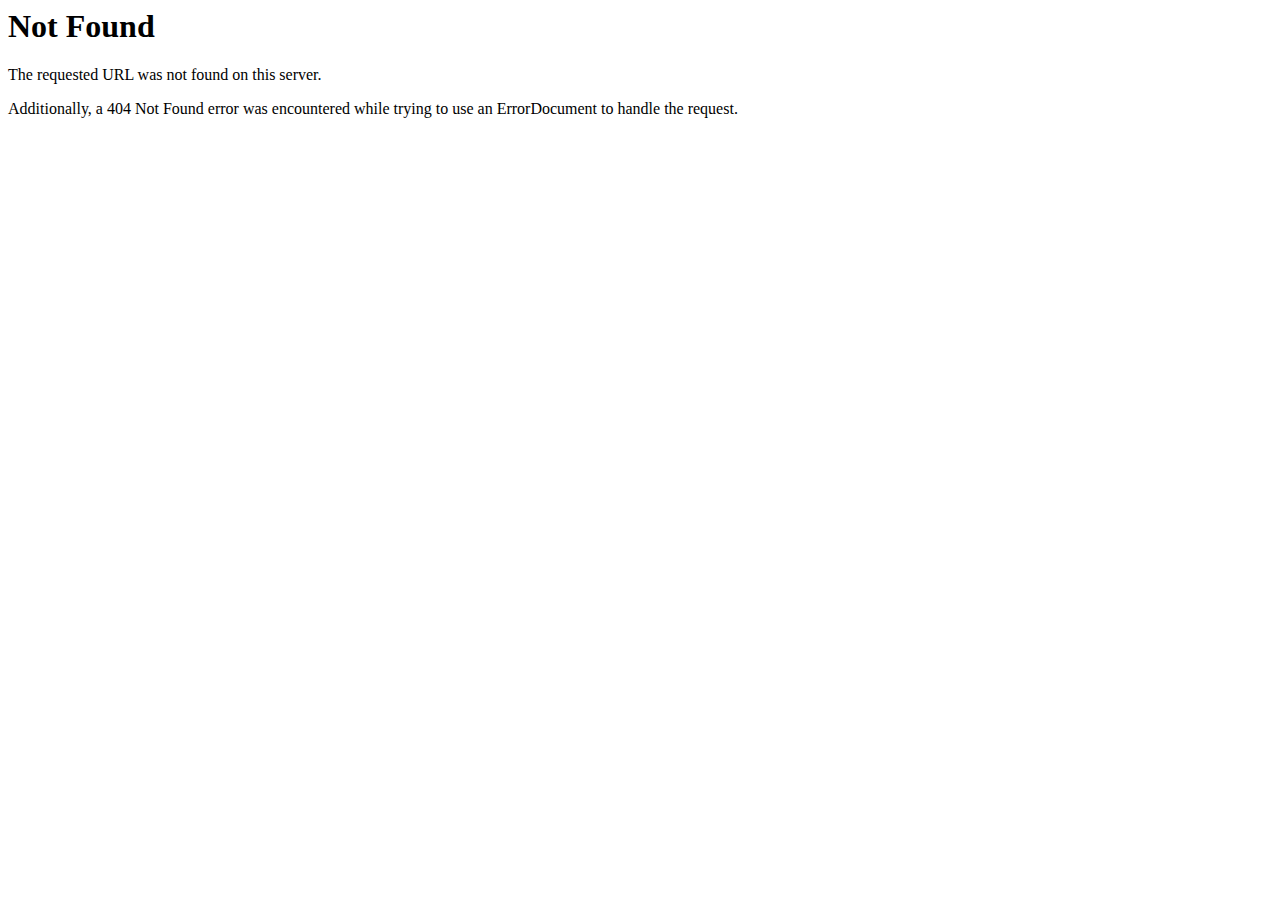
<file: Montserrat-Bold.woff2.html>
<!DOCTYPE HTML PUBLIC "-//IETF//DTD HTML 2.0//EN">
<html><head>
<meta http-equiv="Content-Type" content="text/html; charset=iso-8859-1">

<title>404 Not Found</title>
</head><body>
<h1>Not Found</h1>
<p>The requested URL was not found on this server.</p>
<p>Additionally, a 404 Not Found
error was encountered while trying to use an ErrorDocument to handle the request.</p>
</body></html>
</file>
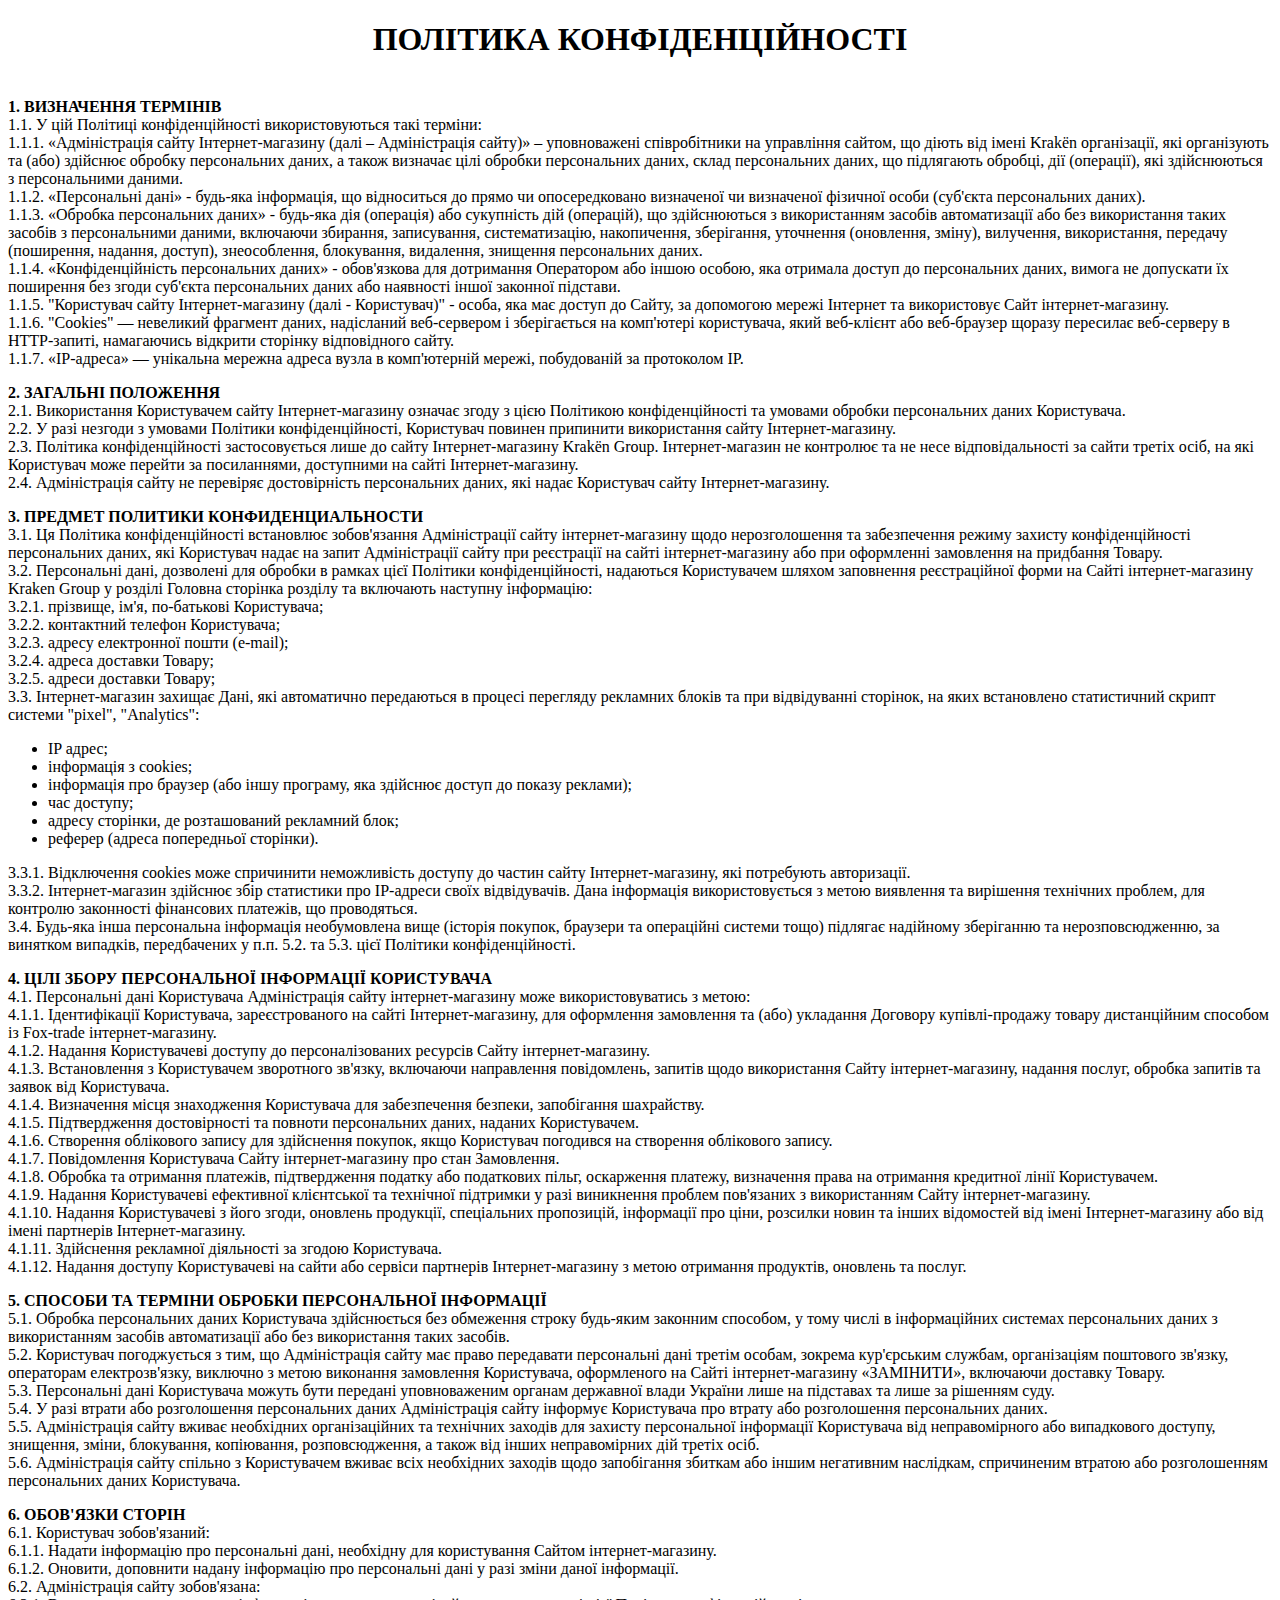
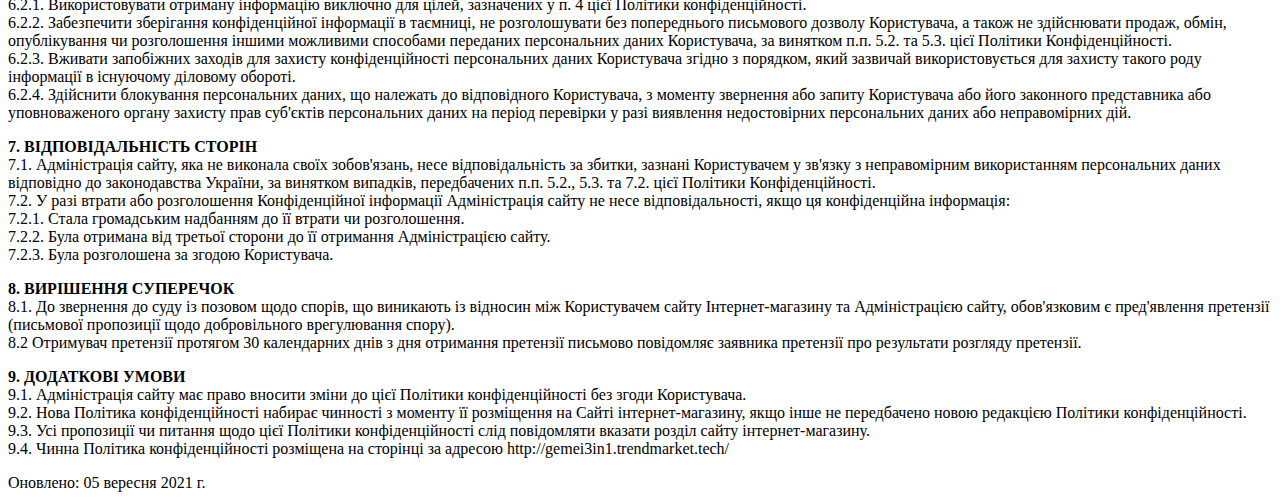
<file: politics.html>
<!DOCTYPE html>
<html lang="en" dir="ltr">
  <head>
    <meta charset="utf-8">
    <title></title>
  </head>
  <body>
    <p>
      <center><h1>ПОЛІТИКА КОНФІДЕНЦІЙНОСТІ</h1></center>

  

  <p><p>
  <br /><b>1. ВИЗНАЧЕННЯ ТЕРМІНІВ</b>
  <br />1.1.	У цій Політиці конфіденційності використовуються такі терміни:
  <br />1.1.1.	«Адміністрація сайту Інтернет-магазину (далі – Адміністрація сайту)» – уповноважені співробітники на управління сайтом, що діють від імені Krakёn організації, які організують та (або) здійснює обробку персональних даних, а також визначає цілі обробки персональних даних, склад персональних даних, що підлягають обробці, дії (операції), які здійснюються з персональними даними.
  <br />1.1.2. «Персональні дані» - будь-яка інформація, що відноситься до прямо чи опосередковано визначеної чи визначеної фізичної особи (суб'єкта персональних даних).
  <br />1.1.3. «Обробка персональних даних» - будь-яка дія (операція) або сукупність дій (операцій), що здійснюються з використанням засобів автоматизації або без використання таких засобів з персональними даними, включаючи збирання, записування, систематизацію, накопичення, зберігання, уточнення (оновлення, зміну), вилучення, використання, передачу (поширення, надання, доступ), знеособлення, блокування, видалення, знищення персональних даних.
  <br />1.1.4. «Конфіденційність персональних даних» - обов'язкова для дотримання Оператором або іншою особою, яка отримала доступ до персональних даних, вимога не допускати їх поширення без згоди суб'єкта персональних даних або наявності іншої законної підстави.
  <br />1.1.5. "Користувач сайту Інтернет-магазину (далі - Користувач)" - особа, яка має доступ до Сайту, за допомогою мережі Інтернет та використовує Сайт інтернет-магазину.
  <br />1.1.6. "Cookies" — невеликий фрагмент даних, надісланий веб-сервером і зберігається на комп'ютері користувача, який веб-клієнт або веб-браузер щоразу пересилає веб-серверу в HTTP-запиті, намагаючись відкрити сторінку відповідного сайту.
  <br />1.1.7. «IP-адреса» — унікальна мережна адреса вузла в комп'ютерній мережі, побудованій за протоколом IP.
  </p>
  <p><b>2.	ЗАГАЛЬНІ ПОЛОЖЕННЯ</b>
  <br />2.1.	Використання Користувачем сайту Інтернет-магазину означає згоду з цією Політикою конфіденційності та умовами обробки персональних даних Користувача.
  <br />2.2.	У разі незгоди з умовами Політики конфіденційності, Користувач повинен припинити використання сайту Інтернет-магазину.
  <br />2.3.	Політика конфіденційності застосовується лише до сайту Інтернет-магазину Krakёn Group. Інтернет-магазин не контролює та не несе відповідальності за сайти третіх осіб, на які Користувач може перейти за посиланнями, доступними на сайті Інтернет-магазину.
  <br />2.4.	Адміністрація сайту не перевіряє достовірність персональних даних, які надає Користувач сайту Інтернет-магазину.
</p>

  <p><b>3.	ПРЕДМЕТ ПОЛИТИКИ КОНФИДЕНЦИАЛЬНОСТИ</b>

  <br />3.1.	Ця Політика конфіденційності встановлює зобов'язання Адміністрації сайту інтернет-магазину щодо нерозголошення та забезпечення режиму захисту конфіденційності персональних даних, які Користувач надає на запит Адміністрації сайту при реєстрації на сайті інтернет-магазину або при оформленні замовлення на придбання Товару.
  <br />3.2. Персональні дані, дозволені для обробки в рамках цієї Політики конфіденційності, надаються Користувачем шляхом заповнення реєстраційної форми на Сайті інтернет-магазину Kraken Group у розділі Головна сторінка розділу та включають наступну інформацію:
  <br />3.2.1. прізвище, ім'я, по-батькові Користувача;
  <br />3.2.2. контактний телефон Користувача;
  <br />3.2.3.  адресу електронної пошти (e-mail);
  <br />3.2.4. адреса доставки Товару;
  <br />3.2.5. адреси доставки Товару;
  <br />3.3. Інтернет-магазин захищає Дані, які автоматично передаються в процесі перегляду рекламних блоків та при відвідуванні сторінок, на яких встановлено статистичний скрипт системи "pixel", "Analytics":
<ul>
  <li>IP адрес;</li>
  <li>інформація з cookies;</li>
  <li>інформація про браузер (або іншу програму, яка здійснює доступ до показу реклами);</li>
  <li>час доступу;</li>
  <li>адресу сторінки, де розташований рекламний блок;</li>
  <li>реферер (адреса попередньої сторінки).</li>
  </ul>
  3.3.1. Відключення cookies може спричинити неможливість доступу до частин сайту Інтернет-магазину, які потребують авторизації.
  <br />3.3.2. Інтернет-магазин здійснює збір статистики про IP-адреси своїх відвідувачів. Дана інформація використовується з метою виявлення та вирішення технічних проблем, для контролю законності фінансових платежів, що проводяться.
  <br />3.4. Будь-яка інша персональна інформація необумовлена ​​вище (історія покупок, браузери та операційні системи тощо) підлягає надійному зберіганню та нерозповсюдженню, за винятком випадків, передбачених у п.п. 5.2. та 5.3. цієї Політики конфіденційності.
</p>
  <b>4. ЦІЛІ ЗБОРУ ПЕРСОНАЛЬНОЇ ІНФОРМАЦІЇ КОРИСТУВАЧА</b>
    <br />4.1. Персональні дані Користувача Адміністрація сайту інтернет-магазину може використовуватись з метою:
    <br />4.1.1. Ідентифікації Користувача, зареєстрованого на сайті Інтернет-магазину, для оформлення замовлення та (або) укладання Договору купівлі-продажу товару дистанційним способом із Fox-trade інтернет-магазину.
    <br />4.1.2. Надання Користувачеві доступу до персоналізованих ресурсів Сайту інтернет-магазину.
    <br />4.1.3. Встановлення з Користувачем зворотного зв'язку, включаючи направлення повідомлень, запитів щодо використання Сайту інтернет-магазину, надання послуг, обробка запитів та заявок від Користувача.
    <br />4.1.4. Визначення місця знаходження Користувача для забезпечення безпеки, запобігання шахрайству.
    <br />4.1.5. Підтвердження достовірності та повноти персональних даних, наданих Користувачем.
    <br />4.1.6. Створення облікового запису для здійснення покупок, якщо Користувач погодився на створення облікового запису.
    <br />4.1.7. Повідомлення Користувача Сайту інтернет-магазину про стан Замовлення.
    <br />4.1.8. Обробка та отримання платежів, підтвердження податку або податкових пільг, оскарження платежу, визначення права на отримання кредитної лінії Користувачем.
    <br />4.1.9. Надання Користувачеві ефективної клієнтської та технічної підтримки у разі виникнення проблем пов'язаних з використанням Сайту інтернет-магазину.
    <br />4.1.10. Надання Користувачеві з його згоди, оновлень продукції, спеціальних пропозицій, інформації про ціни, розсилки новин та інших відомостей від імені Інтернет-магазину або від імені партнерів Інтернет-магазину.
    <br />4.1.11. Здійснення рекламної діяльності за згодою Користувача.
    <br />4.1.12. Надання доступу Користувачеві на сайти або сервіси партнерів Інтернет-магазину з метою отримання продуктів, оновлень та послуг.
    <p>
  <b>5.	СПОСОБИ ТА ТЕРМІНИ ОБРОБКИ ПЕРСОНАЛЬНОЇ ІНФОРМАЦІЇ</b>
  <br />5.1. Обробка персональних даних Користувача здійснюється без обмеження строку будь-яким законним способом, у тому числі в інформаційних системах персональних даних з використанням засобів автоматизації або без використання таких засобів.
  <br />5.2. Користувач погоджується з тим, що Адміністрація сайту має право передавати персональні дані третім особам, зокрема кур'єрським службам, організаціям поштового зв'язку, операторам електрозв'язку, виключно з метою виконання замовлення Користувача, оформленого на Сайті інтернет-магазину «ЗАМІНИТИ», включаючи доставку Товару.
  <br />5.3. Персональні дані Користувача можуть бути передані уповноваженим органам державної влади України лише на підставах та лише за рішенням суду.
  <br />5.4. У разі втрати або розголошення персональних даних Адміністрація сайту інформує Користувача про втрату або розголошення персональних даних.
  <br />5.5. Адміністрація сайту вживає необхідних організаційних та технічних заходів для захисту персональної інформації Користувача від неправомірного або випадкового доступу, знищення, зміни, блокування, копіювання, розповсюдження, а також від інших неправомірних дій третіх осіб.
  <br />5.6. Адміністрація сайту спільно з Користувачем вживає всіх необхідних заходів щодо запобігання збиткам або іншим негативним наслідкам, спричиненим втратою або розголошенням персональних даних Користувача.
</p>
<p>
<b>  6.	ОБОВ'ЯЗКИ СТОРІН</b>
  <br />6.1. Користувач зобов'язаний:
  <br />6.1.1. Надати інформацію про персональні дані, необхідну для користування Сайтом інтернет-магазину.
  <br />6.1.2. Оновити, доповнити надану інформацію про персональні дані у разі зміни даної інформації.
  <br />6.2. Адміністрація сайту зобов'язана:
  <br />6.2.1. Використовувати отриману інформацію виключно для цілей, зазначених у п. 4 цієї Політики конфіденційності.
  <br />6.2.2. Забезпечити зберігання конфіденційної інформації в таємниці, не розголошувати без попереднього письмового дозволу Користувача, а також не здійснювати продаж, обмін, опублікування чи розголошення іншими можливими способами переданих персональних даних Користувача, за винятком п.п. 5.2. та 5.3. цієї Політики Конфіденційності.
  <br />6.2.3. Вживати запобіжних заходів для захисту конфіденційності персональних даних Користувача згідно з порядком, який зазвичай використовується для захисту такого роду інформації в існуючому діловому обороті.
  <br />6.2.4. Здійснити блокування персональних даних, що належать до відповідного Користувача, з моменту звернення або запиту Користувача або його законного представника або уповноваженого органу захисту прав суб'єктів персональних даних на період перевірки у разі виявлення недостовірних персональних даних або неправомірних дій.
  </p>
  <p>
<b>  7.	ВІДПОВІДАЛЬНІСТЬ СТОРІН</b>
  <br />7.1. Адміністрація сайту, яка не виконала своїх зобов'язань, несе відповідальність за збитки, зазнані Користувачем у зв'язку з неправомірним використанням персональних даних відповідно до законодавства України, за винятком випадків, передбачених п.п. 5.2., 5.3. та 7.2. цієї Політики Конфіденційності.
  <br />7.2. У разі втрати або розголошення Конфіденційної інформації Адміністрація сайту не несе відповідальності, якщо ця конфіденційна інформація:
  <br />7.2.1. Стала громадським надбанням до її втрати чи розголошення.
  <br />7.2.2. Була отримана від третьої сторони до її отримання Адміністрацією сайту.
  <br />7.2.3. Була розголошена за згодою Користувача.
  </p>
  <p>
  <b>8.	ВИРІШЕННЯ СУПЕРЕЧОК</b>
  <br />8.1. До звернення до суду із позовом щодо спорів, що виникають із відносин між Користувачем сайту Інтернет-магазину та Адміністрацією сайту, обов'язковим є пред'явлення претензії (письмової пропозиції щодо добровільного врегулювання спору).
  <br />8.2  Отримувач претензії протягом 30 календарних днів з дня отримання претензії письмово повідомляє заявника претензії про результати розгляду претензії.
  </p>
  <p>
  <b>9.	ДОДАТКОВІ УМОВИ</b>
  <br />9.1. Адміністрація сайту має право вносити зміни до цієї Політики конфіденційності без згоди Користувача.
  <br />9.2. Нова Політика конфіденційності набирає чинності з моменту її розміщення на Сайті інтернет-магазину, якщо інше не передбачено новою редакцією Політики конфіденційності.
  <br />9.3. Усі пропозиції чи питання щодо цієї Політики конфіденційності слід повідомляти вказати розділ сайту інтернет-магазину.
  <br />9.4. Чинна Політика конфіденційності розміщена на сторінці за адресою http://gemei3in1.trendmarket.tech/
</p>
  Оновлено: 05  вересня 2021 г.
  </body>
</html>
</file>
<file: styles.css>
/* fonts */

@font-face {
    font-family: 'Montserrat';
    src: url("Montserrat-Regular.woff2.html") format('woff2'),
        url("Montserrat-Regular.woff") format('woff'),
        url("Montserrat-Regular.ttf") format('truetype');
    font-weight: 400;
    font-style: normal;
}

@font-face {
    font-family: 'Montserrat';
    src: url("Montserrat-Bold.woff2.html") format('woff2'),
        url("Montserrat-Bold.woff") format('woff'),
        url("Montserrat-Bold.ttf") format('truetype');
    font-weight: 700;
    font-style: normal;
}

/* styles */

body {
	min-width: 480px;
	background: #ddd;
	font-family: 'Montserrat', sans-serif;
	font-weight: 400;
	font-size: 15px;
	line-height: 22px;
	color: #222;
	cursor: default;
}

.main_wrapper {
	margin: 0 auto;
	width: 480px;
	background: #fff;
}

.clearfix:after {
	content: "";
	display: block;
	clear: both;
}

img {
	max-width: 100%;
	height: auto;
}

b {
	font-weight: 700;
}

/* button */

.button {
	display: block;
	margin: 10px auto;
	width: 350px;
	height: 80px;
	border: none;
	-webkit-border-radius: 40px;
	-moz-border-radius: 40px;
	border-radius: 40px;
	background: #e43315;
	-webkit-box-shadow: 0 0 0 10px rgba(228,51,21,0.3);
	-moz-box-shadow: 0 0 0 10px rgba(228,51,21,0.3);
	box-shadow: 0 0 0 10px rgba(228,51,21,0.3);
	font-family: 'Montserrat', sans-serif;
	font-weight: 700;
	font-size: 20px;
	line-height: 80px;
	color: #fff;
	text-decoration: none;
	text-align: center;
	cursor: pointer;
}

/* section */

section {
	padding: 30px 0;
}

.yellow_theme {
	background: #f5ca16;
}

.dark_theme {
	background: #222;
	color: #fff;
}

.gray_theme {
	background: #ebebeb;
}

/* titles */

h2.title {
	margin: 0 0 30px;
	font-weight: 700;
	font-size: 32px;
	line-height: 40px;
	text-transform: uppercase;
}

h2.title:after {
	display: block;
	content: '';
	margin: 15px 0 0;
	width: 62px;
	height: 5px;
	background: url("separator_red.png") center no-repeat;
}

h2.title span {
	color: #e43315;
}

.dark_theme h2.title span {
	color: #f5ca16;
}

/* separator */

.separator {
	width: 62px;
	height: 5px;
	background: url("separator_red.png") center no-repeat;
}

.separator.white {
	background-image: url("");
}

/* image */

section .image {
	display: block;
	margin: 0 auto 30px;
}

/* offer */

.offer_section {
	padding: 0;
}

.offer_section.offer1 {
	background: #222;
}

.offer_section.offer2 {
	background: #222;
}

.offer_section .main_title {
	padding: 10px 20px;
	font-weight: 700;
	font-size: 28px;
	line-height: 34px;
	text-align: center;
}

.offer_section.offer1 .main_title {
	background: #f5ca16;
}

.offer_section.offer2 .main_title,
.offer_section.offer3 .main_title {
	background: #e43315;
	color: #fff;
}

.offer_section .info_block {
    padding-top:45px;
	position: relative;
}

.offer_section .info_block img {
	display: block;
}

.offer_section .info_block .subtitle {
	padding: 12px 20px 10px;
	width: 100%;
	font-weight: 700;
	font-size: 14px;
	line-height: 24px;
	text-transform: uppercase;
	text-align: center;
	position: absolute;
	top: 0;
	left: 0;
}

.offer_section.offer1 .info_block .subtitle,
.offer_section.offer2 .info_block .subtitle {
	background: rgba(34,34,34,0.8);
	-webkit-box-shadow: 0 1px 0 rgba(255, 255, 255, 0.17);
	-moz-box-shadow: 0 1px 0 rgba(255, 255, 255, 0.17);
	box-shadow: 0 1px 0 rgba(255, 255, 255, 0.17);
	color: #fff;
}

.offer_section.offer3 .info_block .subtitle {
	background: rgba(235,235,235,0.8);
}

.offer_section .info_block .discount {
	width: 112px;
	height: 112px;
	background: center no-repeat;
	font-weight: 700;
	font-size: 13px;
	line-height: 13px;
	text-transform: uppercase;
	position: absolute;
	top: 46px;
	right: 0;
}

.offer_section.offer1 .info_block .discount {
	background-image: url("");
	color: #fff;
}

.offer_section.offer3 .info_block .discount {
	background-image: url("");
}

.offer_section .info_block .discount b {
	display: block;
	width: 100px;
	-webkit-transform: rotate(45deg);
	-moz-transform: rotate(45deg);
	-ms-transform: rotate(45deg);
	-o-transform: rotate(45deg);
	transform: rotate(45deg);
	white-space: nowrap;
	position: absolute;
	top: 42px;
	left: 21px;
}

.offer_section.offer1 .price_block {
	margin: -42px 0 25px;
}

.offer_section.offer1 .price_old {
	float: left;
	padding: 15px 0 0 15px;
	width: 160px;
	height: 84px;
	background: #e43315;
	color: #fff;
	position: relative;
}

.offer_section.offer1 .price_old:before {
	display: block;
	content: '';
	border-right: 50px solid rgba(255,255,255,0);
	border-bottom: 84px solid #e43315;
	position: absolute;
	top: 0;
	right: -50px;
}

.offer_section.offer1 .price_old .text {
	margin: 0 0 2px;
	font-size: 14px;
}

.offer_section.offer1 .price_old .value {
	font-weight: 700;
	font-size: 26px;
	line-height: 26px;
	text-decoration: line-through;
}

.offer_section.offer1 .price_new {
	float: left;
	margin: 14px 0 0 16px;
	width: 130px;
	height: 56px;
	background: #f5ca16;
	font-weight: 700;
	font-size: 24px;
	line-height: 56px;
	text-align: center;
	position: relative;
}

.offer_section.offer1 .price_new:before,
.offer_section.offer1 .price_new:after {
	display: block;
	content: '';
	position: absolute;
	top: 0;
}

.offer_section.offer1 .price_new:before {
	border-left: 34px solid rgba(255,255,255,0);
	border-top: 56px solid #f5ca16;
	left: -34px;
}

.offer_section.offer1 .price_new:after {
	border-right: 34px solid rgba(255,255,255,0);
	border-bottom: 56px solid #f5ca16;
	right: -34px;
	z-index: 10;
}

.offer_section.offer1 .price_new span {
	position: relative;
	z-index: 99;
}

.offer_section.offer1 .timer {
	float: left;
	margin: 27px 0 0;
	padding: 0 0 0 62px;
	width: 174px;
	height: 30px;
	background: rgba(255,255,255,0.2) url("") 30px center no-repeat;
	line-height: 32px;
	color: #fff;
	position: relative;
}

.offer_section.offer2 .price_block {
	margin: 0 0 34px;
	position: relative;
}

.offer_section.offer2 .price_item {
	float: left;
	width: 50%;
	height: 74px;
	text-align: center;
}

.offer_section.offer2 .price_item.old {
	padding: 13px 65px 0 0;
	background: #ebebeb;
}

.offer_section.offer2 .price_item.new {
	padding: 13px 0 0 65px;
	background: #f5ca16;
}

.offer_section.offer2 .price_item .text {
	margin: 0 0 5px;
	font-size: 14px;
	line-height: 14px;
}

.offer_section.offer2 .price_item .value {
	font-weight: 700;
	font-size: 30px;
	line-height: 30px;
}

.offer_section.offer2 .price_item.old .value {
	text-decoration: line-through;
}

.offer_section.offer2 .discount {
	padding: 19px 0 0 46px;
	width: 176px;
	height: 92px;
	background: url("offer2__discount_bg.png") center no-repeat;
	color: #fff;
	position: absolute;
	top: -9px;
	left: 50%;
	margin-left: -88px;
}

.offer_section.offer2 .discount .text {
	margin: 0 0 5px;
	font-size: 18px;
	line-height: 18px;
	letter-spacing: 4px;
	text-transform: uppercase;
}

.offer_section.offer2 .discount .value {
	margin: 0 0 0 5px;
	font-weight: 700;
	font-size: 34px;
	line-height: 34px;
}

.offer_section.offer3 .price_block {
	margin: -23px 0 25px;
	padding: 0 75px;
	height: 80px;
	position: relative;
}

.offer_section.offer3 .price_block:before {
	display: block;
	content: '';
	width: 75px;
	height: 34px;
	background: #f5ca16;
	position: absolute;
	top: 50%;
	margin-top: -17px;
	left: 0;
}

.offer_section.offer3 .price_block:after {
	display: block;
	content: '';
	width: 56px;
	border-top: 34px solid #f5ca16;
	border-left: 22px solid rgba(255,255,255,0);
	position: absolute;
	top: 50%;
	margin-top: -17px;
	right: 0;
}

.offer_section.offer3 .price_item {
	float: left;
	width: 50%;
	height: 80px;
	color: #fff;
	position: relative;
}

.offer_section.offer3 .price_item.old {
	padding: 17px 0 0 17px;
	background: #222;
}

.offer_section.offer3 .price_item.new {
	padding: 17px 0 0 37px;
	background: #e43315;
}

.offer_section.offer3 .price_item.old:before {
	display: block;
	content: '';
	border-left: 44px solid rgba(255,255,255,0);
	border-top: 80px solid #222;
	position: absolute;
	top: 0;
	left: -44px;
}

.offer_section.offer3 .price_item.old:after {
	display: block;
	content: '';
	border-left: 44px solid #222;
	border-top: 80px solid #e43315;
	position: absolute;
	top: 0;
	right: -22px;
	z-index: 10;
}

.offer_section.offer3 .price_item.new:before {
	display: block;
	content: '';
	border-right: 44px solid rgba(255,255,255,0);
	border-bottom: 80px solid #e43315;
	position: absolute;
	top: 0;
	right: -44px;
}

.offer_section.offer3 .price_item .text {
	margin: 0 0 5px;
	font-size: 14px;
	line-height: 14px;
	position: relative;
	z-index: 99;
}

.offer_section.offer3 .price_item .value {
	font-weight: 700;
	font-size: 26px;
	line-height: 26px;
	position: relative;
	z-index: 99;
}

.offer_section.offer3 .price_item.old .value {
	text-decoration: line-through;
}

.offer_section ul {
	padding: 0 55px 25px;
}

.offer_section ul li {
	margin: 0 0 15px;
	padding: 0 0 0 25px;
	color: #fff;
	position: relative;
}

.offer_section ul li:last-child {
	margin: 0;
}

ul li {
  text-align: left;
}

.offer_section.offer1 ul li:before {
	-webkit-box-sizing: border-box;
	-moz-box-sizing: border-box;
	box-sizing: border-box;
	display: block;
	content: '';
	width: 12px;
	height: 12px;
	border: 1px solid #f5ca16;
	background: #f5ca16;
	-webkit-box-shadow: 0 0 0 2px #222 inset;
	-moz-box-shadow: 0 0 0 2px #222 inset;
	box-shadow: 0 0 0 2px #222 inset;
	position: absolute;
	top: 4px;
	left: 0;
}

.offer_section.offer2 ul li:before {
	-webkit-box-sizing: border-box;
	-moz-box-sizing: border-box;
	box-sizing: border-box;
	display: block;
	content: '';
	border-top: 8px solid #f5ca16;
	border-left: 8px solid rgba(255,255,255,0);
	border-right: 8px solid rgba(255,255,255,0);
	-webkit-transform: rotate(30deg);
	-moz-transform: rotate(30deg);
	-ms-transform: rotate(30deg);
	-o-transform: rotate(30deg);
	transform: rotate(30deg);
	position: absolute;
	top: 8px;
	left: -2px;
}

.offer_section .benefits_block {
	margin: 0 auto 25px;
	width: 402px;
}

.offer_section .benefits_block .benefit_item {
	float: left;
	padding: 0 5px;
	width: 33.333333%;
	text-align: center;
}

.offer_section .benefits_block img {
	display: block;
	margin: 0 auto 10px;
	-webkit-border-radius: 5px;
	-moz-border-radius: 5px;
	border-radius: 5px;
}

.offer_section .timer_block {
	margin: 0 0 35px;
	padding: 20px;
	text-transform: uppercase;
	text-align: center;
}

.offer_section.order .timer_block {
	margin: 0 0 25px;
}

.offer_section.offer2 .timer_block {
	border-top: 1px dashed rgba(255,255,255,0.1);
	border-bottom: 1px dashed rgba(255,255,255,0.1);
	background: #292929;
	color: #999;
}

.offer_section.offer3 .timer_block {
	border-top: 1px dashed rgba(0,0,0,0.1);
	border-bottom: 1px dashed rgba(0,0,0,0.1);
	background: #f4f4f4;
}

.offer_section .timer_block p {
	margin: 0 0 15px;
	font-size: 16px;
	line-height: 16px;
}

.offer_section .timer_block .timer {
	margin: 0 auto;
	width: 370px;
}

.offer_section .timer_block .timer_item {
	float: left;
	margin: 0 35px 0 0;
	width: 100px;
}

.offer_section .timer_block .timer_item:last-child {
	margin: 0;
}

.offer_section .timer_block .count {
	margin: 0 0 10px;
	height: 60px;
}

.offer_section .timer_block .count span {
	display: block;
	float: left;
	margin: 0 8px 0 0;
	width: 46px;
	height: 60px;
	background: #f5ca16;
	font-weight: 700;
	font-size: 36px;
	line-height: 60px;
	color: #222;
}

.offer_section .timer_block .count span:last-child {
	margin: 0;
}

.offer_section .timer_block .text {
	font-size: 13px;
	line-height: 13px;
}

.offer_section .products_count {
	padding: 25px;
	font-size: 16px;
	line-height: 24px;
	color: #fff;
	text-align: center;
}

.offer_section.offer3 .products_count {
	color: #222;
}

.offer_section .products_count b {
	margin: 0 4px;
	padding: 3px 6px;
	background: #f5ca16;
	font-size: 18px;
	color: #222;
}

.offer_section.order .text_block {
	margin: 0 55px 25px;
	text-align: center;
}

.offer_section.order .text_block h4 {
	margin: 0 0 10px;
	font-weight: 700;
	font-size: 26px;
	line-height: 32px;
	color: #fff;
}

.offer_section.order .text_block p {
	color: #999;
}

.offer_section .field {
	display: block;
	margin: 0 auto 20px;
	padding: 0 20px 0 62px;
	width: 370px;
	height: 72px;
	border: none;
	-webkit-border-radius: 5px;
	-moz-border-radius: 5px;
	border-radius: 5px;
	font-family: 'Montserrat', sans-serif;
	font-weight: 400;
	font-size: 16px;
	color: #777;
}

.offer_section .field[name='name'] {
	background: #ebebeb url("offer__name_icon.png") 22px center no-repeat;
}

.offer_section .field[name='phone'] {
	margin: 0 auto 35px;
	background: #ebebeb url("offer__phone_icon.png") 20px center no-repeat;
}

.offer_section.offer3 .field {
	border: 1px solid #dedede;
}

.offer_section.offer3 .field[name='name'] {
	background: #f0f0f0 url("offer__name_icon.png") 22px center no-repeat;
}

.offer_section.offer3 .field[name='phone'] {
	margin: 0 auto 35px;
	background: #f0f0f0 url("offer__phone_icon.png") 20px center no-repeat;
}

.offer_section .field::-webkit-input-placeholder {
	opacity: 1;
	color: #777;
}

.offer_section .field:-moz-placeholder {
	opacity: 1;
	color: #777;
}

.offer_section .field::-moz-placeholder {
	opacity: 1;
	color: #777;
}

.offer_section .field:-ms-input-placeholder {
	opacity: 1;
	color: #777;
}

.offer_section .field:focus::-webkit-input-placeholder {
	opacity: 0;
}

.offer_section .field:focus:-moz-placeholder {
	opacity: 0;
}

.offer_section .field:focus::-moz-placeholder {
	opacity: 0;
}

.offer_section .field:focus:-ms-input-placeholder {
	opacity: 0;
}

/* video */

.video_block {
	margin: 0 0 30px;
	width: 480px;
	height: 270px;
	background-color: #000;
	overflow: hidden;
	position: relative;
}

.video_block iframe,
.video_block object,
.video_block embed {
	display: block;
	width: 100%;
	height: 100%;
	position: absolute;
	top: 0;
	left: 0;
}

/* description */

.description_section {
	padding: 30px 0 0;
}

.description_section h2.title {
	padding: 0 30px;
}

.description_section p {
	padding: 0 30px 30px;
}

.description_section img {
	display: block;
	margin: 0 auto 40px;
	-webkit-border-radius: 8px;
	-moz-border-radius: 8px;
	border-radius: 8px;
}

/* social proof */

.social_proof_block {
	padding: 0 30px 30px;
}

.social_proof_block .info_item {
	float: left;
	padding: 20px 0;
	width: 50%;
	border-right: 1px solid #dedede;
	border-bottom: 1px solid #dedede;
}

.social_proof_block .info_item:nth-child(even) {
	border-right: none;
}

.social_proof_block .info_item:nth-last-child(2),
.social_proof_block .info_item:last-child {
	border-bottom: none;
}

.social_proof_block .info_item .icon_block {
	float: right;
	margin: 0 15px;
	width: 50px;
	height: 50px;
	font-size: 0;
	line-height: 50px;
	letter-spacing: -1px;
	text-align: center;
}

.social_proof_block .info_item:nth-child(even) .icon_block {
	float: left;
}

.social_proof_block .info_item img {
	display: inline-block;
	vertical-align: middle;
	max-height: 50px;
}

.social_proof_block .info_item .text_block {
	float: left;
	margin: -2px 0 0;
	width: 129px;
}

.social_proof_block .info_item:nth-child(odd) .text_block {
	text-align: right;
}

.social_proof_block .info_item .number {
	margin: 0 0 5px;
	font-weight: 700;
	font-size: 34px;
	line-height: 34px;
	color: #e43315;
}

.social_proof_block .info_item .text {
	font-size: 12px;
	line-height: 12px;
	text-transform: uppercase;
}

/* list 1 */

.list1 {
	padding: 0 30px 15px;
	font-size: 0;
	line-height: 0;
	letter-spacing: -1px;
}

.list1 li {
	display: inline-block;
	vertical-align: top;
	margin: 0 20px 15px 0;
	padding: 0 0 0 25px;
	width: 200px;
	font-size: 15px;
	line-height: 22px;
	letter-spacing: normal;
	position: relative;
}

.list1 li:nth-child(even) {
	margin: 0 0 10px;
}

.list1 li:before {
	-webkit-box-sizing: border-box;
	-moz-box-sizing: border-box;
	box-sizing: border-box;
	display: block;
	content: '';
	border-left: 8px solid rgba(255,255,255,0);
	border-right: 8px solid rgba(255,255,255,0);
	-webkit-transform: rotate(30deg);
	-moz-transform: rotate(30deg);
	-ms-transform: rotate(30deg);
	-o-transform: rotate(30deg);
	transform: rotate(30deg);
	position: absolute;
	top: 8px;
	left: -2px;
}

.list1.marker1 li:before {
	border-top: 8px solid #f5ca16;
}

.list1.marker2 li:before {
	border-top: 8px solid #e43315;
}

/* list 2 */

.list2 {
	padding: 0 30px 15px;
}

.list2 li {
	margin: 0 0 15px;
	padding: 0 0 0 25px;
	position: relative;
}

.list2 li:before {
	-webkit-box-sizing: border-box;
	-moz-box-sizing: border-box;
	box-sizing: border-box;
	display: block;
	content: '';
	width: 12px;
	height: 12px;
	-webkit-box-shadow: 0 0 0 2px #fff inset;
	-moz-box-shadow: 0 0 0 2px #fff inset;
	box-shadow: 0 0 0 2px #fff inset;
	position: absolute;
	top: 4px;
	left: 0;
}

.list2.marker1 li:before {
	border: 1px solid #e43315;
	background: #e43315;
}

.list2.marker2 li:before {
	border: 1px solid #f5ca16;
	background: #f5ca16;
}

.list2_section {
	padding: 30px 0 0;
}

.dark_theme .list2 li:before {
	-webkit-box-shadow: 0 0 0 2px #222 inset;
	-moz-box-shadow: 0 0 0 2px #222 inset;
	box-shadow: 0 0 0 2px #222 inset;
}

/* slider */

.slider .owl-prev,
.slider .owl-next {
	width: 50px;
	height: 36px;
	background: url("") no-repeat;
	position: absolute;
	top: 50%;
	margin-top: -18px;
}

.slider .owl-prev {
	background-position: left center;
	left: 20px;
}

.slider .owl-next {
	background-position: right center;
	right: 20px;
}

/* image */

.result_image {
	display: block;
	margin: 0 auto;
}

/* benefits 1 */

.benefits_section {
	padding: 30px 0 0;
}

.benefits_section h2.title {
	padding: 0 30px;
}

.benefits_list1 {
	margin: 0 10px;
	font-size: 0;
	line-height: 0;
	letter-spacing: -1px;
	text-align: center;
}

.benefits_list1 .benefit_item {
	display: inline-block;
	vertical-align: top;
	padding: 0 10px 30px;
	width: 33.333333%;
	font-size: 15px;
	line-height: 22px;
	letter-spacing: normal;
}

.benefits_list1 .benefit_item img {
	display: block;
	margin: 0 auto 15px;
	-webkit-border-radius: 5px;
	-moz-border-radius: 5px;
	border-radius: 5px;
}

.benefits_list1 .benefit_item h4 {
	font-weight: 700;
	font-size: 16px;
	line-height: 24px;
}

/* benefits 2 */

.benefits_list2 {
	margin: 0 10px;
	font-size: 0;
	line-height: 0;
	letter-spacing: -1px;
	text-align: center;
}

.benefits_list2 .benefit_item {
	display: inline-block;
	vertical-align: top;
	padding: 0 10px 30px;
	width: 50%;
	font-size: 15px;
	line-height: 22px;
	letter-spacing: normal;
}

.benefits_list2 .benefit_item img {
	display: block;
	margin: 0 auto 15px;
	-webkit-border-radius: 5px;
	-moz-border-radius: 5px;
	border-radius: 5px;
}

.benefits_list2 .benefit_item h4 {
	font-weight: 700;
	font-size: 16px;
	line-height: 24px;
}

/* benefits 3 */

.benefits_list3 .benefit_item {
	display: table;
	padding: 0 30px 30px;
	width: 100%;
}

.benefits_list3 .image_block {
	display: table-cell;
	vertical-align: top;
	width: 110px;
}

.benefits_list3.va_middle .image_block {
	vertical-align: middle;
}

.benefits_list3 .image_block img {
	display: block;
	width: 110px;
	-webkit-border-radius: 5px;
	-moz-border-radius: 5px;
	border-radius: 5px;
}

.benefits_list3 .text_block {
	display: table-cell;
	vertical-align: top;
	padding: 0 0 0 20px;
}

.benefits_list3.va_middle .text_block {
	vertical-align: middle;
}

.benefits_list3 .text_block h4 {
	font-weight: 700;
	font-size: 16px;
	line-height: 24px;
}

/* benefits 4 */

.components_section {
	padding: 30px;
}

.benefits_list4 .benefit_item {
	margin: 0 auto 30px;
	width: 420px;
	background: #fff;
	-webkit-box-shadow: 0 0 27px rgba(2, 2, 2, 0.1);
	-moz-box-shadow: 0 0 27px rgba(2, 2, 2, 0.1);
	box-shadow: 0 0 27px rgba(2, 2, 2, 0.1);
}

.benefits_list4 .benefit_item:last-child {
	margin: 0;
}

.benefits_list4 .benefit_item img {
	display: block;
}

.benefits_list4 .text_block {
	padding: 25px 30px;
}

.benefits_list4 .text_block h4 {
	margin: 0 0 15px;
	padding: 0 0 0 20px;
	border-left: 4px solid #e43315;
	font-weight: 700;
	font-size: 16px;
	line-height: 24px;
	text-transform: uppercase;
}

/* benefits 5 */

.benefits_list5 {
	background: url("bg_light.jpg");
	overflow: hidden;
}

.benefits_list5.dark {
	background: #222;
}

.benefits_list5 .benefit_item {
	float: left;
	margin: 0 2px 2px 0;
	padding: 29px 15px 0 25px;
	width: 239px;
	height: 239px;
	-webkit-box-shadow: 0 0 0 1px #ebebeb;
	-moz-box-shadow: 0 0 0 1px #ebebeb;
	box-shadow: 0 0 0 1px #ebebeb;
}

.benefits_list5 .benefit_item:nth-child(even) {
	margin: 0 0 2px;
}

.benefits_list5 .benefit_item:nth-last-child(2),
.benefits_list5 .benefit_item:last-child {
	margin-bottom: 0;
}

.benefits_list5.dark .benefit_item {
	-webkit-box-shadow: 0 0 0 1px #4b4b4b;
	-moz-box-shadow: 0 0 0 1px #4b4b4b;
	box-shadow: 0 0 0 1px #4b4b4b;
	color: #fff;
}

.benefits_list5 .benefit_item img {
	display: block;
}

.benefits_list5 .benefit_item .separator {
	margin: 20px 0 14px;
}

.benefits_list5 .benefit_item h4 {
	font-weight: 700;
	text-transform: uppercase;
}

/* benefits 6 */

.benefits_list6 {
	padding: 20px 0;
	background: #ebebeb;
	overflow: hidden;
}

.benefits_list6 .benefit_item {
	margin: 0 0 20px;
	background: #fff url("bg_light.jpg");
	-webkit-box-shadow: 0 0 20px rgba(2, 2, 2, 0.1);
	-moz-box-shadow: 0 0 20px rgba(2, 2, 2, 0.1);
	box-shadow: 0 0 20px rgba(2, 2, 2, 0.1);
}

.benefits_list6 .benefit_item:last-child {
	margin: 0;
}

.benefits_list6 .benefit_item .text_block {
	float: left;
	padding: 16px 25px 0 25px;
	width: 280px;
}

.benefits_list6 .benefit_item h4 {
	font-weight: 700;
	margin: 0 0 5px;
	font-size: 16px;
	line-height: 24px;
	text-transform: uppercase;
}

.benefits_list6 .benefit_item .image_block {
	float: left;
	width: 200px;
	position: relative;
}

.benefits_list6 .benefit_item img {
	display: block;
}

.benefits_list6 .benefit_item .number {
	width: 30px;
	height: 36px;
	background: #e43315;
	font-weight: 700;
	font-size: 26px;
	line-height: 36px;
	color: #fff;
	text-align: center;
	position: absolute;
	top: 20px;
	left: -15px;
}

.benefits_list6 .benefit_item .number:before,
.benefits_list6 .benefit_item .number:after {
	display: block;
	content: '';
	position: absolute;
	top: 0;
}

.benefits_list6 .benefit_item .number:before {
	border-top: 36px solid rgba(255,255,255,0);
	border-right: 10px solid #e43315;
	left: -10px;
}

.benefits_list6 .benefit_item .number:after {
	border-bottom: 36px solid rgba(255,255,255,0);
	border-left: 10px solid #e43315;
	right: -10px;
}

/* benefits 7 */

.benefits_list7 .benefit_item {
	background: #f5ca16;
}

.benefits_list7 .benefit_item:nth-child(odd) {
	background: #222;
	color: #fff;
}

.benefits_list7 .benefit_item img {
	display: block;
	float: left;
	width: 240px;
}

.benefits_list7 .benefit_item:nth-child(even) img {
	float: right;
}

.benefits_list7 .benefit_item .text_block {
	float: left;
	padding: 20px 20px 0;
	width: 240px;
}

.benefits_list7 .benefit_item h4 {
	margin: 0 0 15px;
	padding: 0 0 0 10px;
	border-left: 4px solid #e43315;
	font-weight: 700;
	font-size: 16px;
	line-height: 24px;
	text-transform: uppercase;
}

/* characteristics */

.characteristics_section {
	padding: 30px 0 0;
}

.characteristics_section h2.title {
	padding: 0 30px;
}

.characteristics__list li {
	padding: 15px 30px 15px 52px;
	text-align: left;
	position: relative;
}

.characteristics__list li:nth-child(odd) {
	background: #f4f4f4;
}

.characteristics__list li:before {
	-webkit-box-sizing: border-box;
	-moz-box-sizing: border-box;
	box-sizing: border-box;
	display: block;
	content: '';
	width: 12px;
	height: 12px;
	border: 1px solid #e43315;
	background: #e43315;
	-webkit-box-shadow: 0 0 0 2px #fff inset;
	-moz-box-shadow: 0 0 0 2px #fff inset;
	box-shadow: 0 0 0 2px #fff inset;
	position: absolute;
	top: 20px;
	left: 30px;
}

.characteristics__list li:nth-child(odd):before {
	-webkit-box-shadow: 0 0 0 2px #f4f4f4 inset;
	-moz-box-shadow: 0 0 0 2px #f4f4f4 inset;
	box-shadow: 0 0 0 2px #f4f4f4 inset;
}

.characteristics__list li b {
}

/* gallery image */

.gallery_image {
	display: block;
	margin: 30px auto 0;
	-webkit-border-radius: 8px;
	-moz-border-radius: 8px;
	border-radius: 8px;
    width: 440px;
}

/* comparison */

.comparison_section {
	padding: 30px 0 0;
}

.comparison_section h2.title {
	padding: 0 30px;
}

.comparison_block .images_block {
	margin: 0 0 15px;
}

.comparison_block .images_block img {
	display: block;
	float: left;
	width: 240px;
}

.comparison_block .titles_block h4 {
	float: left;
	padding: 20px;
	width: 240px;
	font-weight: 700;
	font-size: 16px;
	line-height: 24px;
	text-transform: uppercase;
	text-align: center;
}

.comparison_block .titles_block h4:first-child {
	background: #222;
	color: #fff;
}

.comparison_block .titles_block h4:last-child {
	background: #f5ca16;
}

.comparison_block .row {
	display: table;
	width: 100%;
}

.comparison_block .row:nth-child(odd) {
	background: #f4f4f4;
}

.comparison_block .row .column {
	display: table-cell;
	vertical-align: top;
	padding: 10px 10px 10px 32px;
	width: 50%;
	position: relative;
}

.comparison_block .row .column:first-child {
	border-right: 1px solid #fff;
}

.comparison_block .row .column:last-child {
	border-left: 1px solid #fff;
}

.comparison_block .row .column:before {
	-webkit-box-sizing: border-box;
	-moz-box-sizing: border-box;
	box-sizing: border-box;
	display: block;
	content: '';
	width: 12px;
	height: 12px;
	border: 1px solid #000;
	background: #000;
	-webkit-box-shadow: 0 0 0 2px #fff inset;
	-moz-box-shadow: 0 0 0 2px #fff inset;
	box-shadow: 0 0 0 2px #fff inset;
	position: absolute;
	top: 15px;
	left: 10px;
}

.comparison_block .row .column:last-child:before {
	border: 1px solid #e43315;
	background: #e43315;
}

.comparison_block .row:nth-child(odd) .column:before {
	-webkit-box-shadow: 0 0 0 2px #f4f4f4 inset;
	-moz-box-shadow: 0 0 0 2px #f4f4f4 inset;
	box-shadow: 0 0 0 2px #f4f4f4 inset;
}

/* vote */

.vote_section {
	padding: 30px;
}

.vote_section .vote_block {
	padding: 40px;
	background: #fff;
	-webkit-box-shadow: 0 0 27px rgba(2, 2, 2, 0.1);
	-moz-box-shadow: 0 0 27px rgba(2, 2, 2, 0.1);
	box-shadow: 0 0 27px rgba(2, 2, 2, 0.1);
}

.vote_section .questions_list {
	margin: 0 0 22px;
}

.vote_section .question_item {
	margin: 0 0 20px;
	height: 50px;
	-webkit-border-radius: 25px;
	-moz-border-radius: 25px;
	border-radius: 25px;
	background: #f0f0f0;
	-webkit-box-shadow: 0 0 0 1px #dedede inset;
	-moz-box-shadow: 0 0 0 1px #dedede inset;
	box-shadow: 0 0 0 1px #dedede inset;
	overflow: hidden;
	position: relative;
	cursor: pointer;
}

.vote_section .question_item:last-child {
	margin: 0;
}

.vote_section .question_item .line {
	display: none;
	width: 0%;
	height: 50px;
	position: absolute;
	top: 0;
	left: 0;
}

.vote_section .questions_list.active .question_item .line {
	display: block;
}

.vote_section .question_item:nth-child(1) .line {
	background: #7ac700;
}

.vote_section .question_item:nth-child(2) .line {
	background: #e43315;
}

.vote_section .question_item:nth-child(3) .line {
	background: #f5ca16;
}

.vote_section .question_item .question_text {
	float: left;
	padding: 0 0 0 20px;
	line-height: 50px;
	position: relative;
}

.vote_section .question_item .question_text:before {
	-webkit-box-sizing: border-box;
	-moz-box-sizing: border-box;
	box-sizing: border-box;
	display: inline-block;
	vertical-align: middle;
	content: '';
	margin: -2px 10px 0 -5px;
	width: 18px;
	height: 18px;
	border: 4px solid #fff;
	-webkit-border-radius: 9px;
	-moz-border-radius: 9px;
	border-radius: 9px;
}

.vote_section .questions_list.active .question_item .question_text:before {
	display: none;
}

.vote_section .question_item:nth-child(1) .question_text:before {
	background: #7ac700;
}

.vote_section .question_item:nth-child(2) .question_text:before {
	background: #e43315;
}

.vote_section .question_item:nth-child(3) .question_text:before {
	background: #f5ca16;
}

.vote_section .question_item .percents {
	display: none;
	float: right;
	padding: 0 20px 0 0;
	font-weight: 700;
	line-height: 50px;
	text-align: right;
	position: relative;
}

.vote_section .questions_list.active .question_item .percents {
	display: block;
}

.vote_section .voice_count {
	text-align: center;
}

.vote_section .voice_count b {
	margin: 0 0 0 5px;
	padding: 3px 5px;
	-webkit-border-radius: 2px;
	-moz-border-radius: 2px;
	border-radius: 2px;
	background: #7ac700;
	color: #fff;
}

/* opinion 1 */

.opinion1_section {
	padding: 30px;
	position: relative;
}

.opinion1_section:before {
	display: block;
	content: '';
	border-top: 115px solid #f5ca16;
	border-left: 115px solid rgba(255,255,255,0);
	position: absolute;
	top: 0;
	right: 0;
}

.opinion1_section h2.title {
	margin: 0 60px 30px 0;
}

.opinion1_section .author_block {
	margin: 0 0 20px;
	padding: 0 65px 0 0;
	background: url("") right 48px no-repeat;
}

.opinion1_section .author_block img {
	display: block;
	float: left;
	width: 120px;
	position: relative;
	z-index: 10;
}

.opinion1_section .author_block .author_info {
	float: left;
	margin: 34px 0 0 -20px;
	width: 255px;
	font-size: 0;
	line-height: 0;
	letter-spacing: -1px;
}

.opinion1_section .author_block .name {
	display: inline-block;
	vertical-align: top;
	padding: 0 10px 0 35px;
	background: #f5ca16;
	font-weight: 700;
	font-size: 16px;
	line-height: 34px;
	letter-spacing: normal;
	position: relative;
}

.opinion1_section .author_block .name:after {
	display: block;
	content: '';
	border-top: 34px solid #f5ca16;
	border-right: 20px solid rgba(255,255,255,0);
	position: absolute;
	top: 0;
	right: -20px;
}

.opinion1_section .author_block .text {
	display: inline-block;
	vertical-align: top;
	padding: 0 10px 2px 35px;
	background: #222;
	font-size: 15px;
	line-height: 27px;
	color: #fff;
	position: relative;
}

.opinion1_section .author_block .text:after {
	display: block;
	content: '';
	border-top: 29px solid #222;
	border-right: 16px solid rgba(255,255,255,0);
	position: absolute;
	top: 0;
	right: -16px;
}

/* opinion 2 */

.opinion2_section {
	padding: 30px;
	background: #222 url("") center top no-repeat;
	-webkit-background-size: cover;
	-moz-background-size: cover;
	-o-background-size: cover;
	background-size: cover;
}

.opinion2_section h2.title {
	color: #fff;
}

.opinion2_section h2.title span {
	color: #f5ca16;
}

.opinion2_section .opinion_block {
	background: #fff;
}

.opinion2_section .author_block {
	position: relative;
}

.opinion2_section .author_block img {
	display: block;
}

.opinion2_section .author_block .author_info {
	font-size: 0;
	line-height: 0;
	letter-spacing: -1px;
	position: absolute;
	bottom: 20px;
	left: 0;
}

.opinion2_section .author_block .name {
	display: inline-block;
	vertical-align: top;
	padding: 0 10px 0 30px;
	background: #f5ca16;
	font-weight: 700;
	font-size: 16px;
	line-height: 34px;
	letter-spacing: normal;
	position: relative;
}

.opinion2_section .author_block .name:after {
	display: block;
	content: '';
	border-top: 34px solid #f5ca16;
	border-right: 20px solid rgba(255,255,255,0);
	position: absolute;
	top: 0;
	right: -20px;
}

.opinion2_section .author_block .text {
	display: inline-block;
	vertical-align: top;
	padding: 0 10px 2px 30px;
	background: #222;
	font-size: 15px;
	line-height: 27px;
	color: #fff;
	position: relative;
}

.opinion2_section .author_block .text:after {
	display: block;
	content: '';
	border-top: 29px solid #222;
	border-right: 16px solid rgba(255,255,255,0);
	position: absolute;
	top: 0;
	right: -16px;
}

.opinion2_section .text_block {
	padding: 20px 30px;
}

.opinion2_section .text_block h4 {
	margin: 0 0 15px;
	padding: 0 50px 0 20px;
	border-left: 4px solid #e43315;
	background: url("quote1_icon.png") right 4px no-repeat;
	font-weight: 700;
	font-size: 16px;
	line-height: 24px;
	text-transform: uppercase;
}

/* reviews 1 */

.reviews1_section {
	padding: 30px;
	position: relative;
}

.reviews1_section:before {
	display: block;
	content: '';
	border-top: 115px solid #f5ca16;
	border-left: 115px solid rgba(255,255,255,0);
	position: absolute;
	top: 0;
	right: 0;
}

.reviews1_section h2.title {
	margin: 0 60px 30px 0;
}

.reviews1_section .review_item {
	margin: 0 0 30px;
	padding: 25px;
	background: #fff;
	-webkit-box-shadow: 0 0 27px rgba(2, 2, 2, 0.1);
	-moz-box-shadow: 0 0 27px rgba(2, 2, 2, 0.1);
	box-shadow: 0 0 27px rgba(2, 2, 2, 0.1);
}

.reviews1_section .review_item:last-child {
	margin: 0;
}

.reviews1_section .review_item h4 {
	margin: 0 0 15px -25px;
	padding: 0 0 0 21px;
	border-left: 4px solid #999;
	font-weight: 700;
	font-size: 16px;
	line-height: 24px;
	text-transform: uppercase;
}

.reviews1_section .review_item p {
	margin: 0 0 25px;
}

.reviews1_section .author_block {
	padding: 0 50px 0 0;
	background: url("quote1_icon.png") right center no-repeat;
}

.reviews1_section .author_block img {
	display: block;
	float: left;
	width: 60px;
	-webkit-border-radius: 50%;
	-moz-border-radius: 50%;
	border-radius: 50%;
}

.reviews1_section .author_block .author_info {
	float: left;
	margin: 6px 0 0 20px;
	width: 240px;
}

.reviews1_section .author_block .name {
	font-weight: 700;
	font-size: 16px;
	line-height: 24px;
}

/* reviews 2 */

.reviews2_section {
	padding: 30px;
}

.reviews2_section .reviews_list {
	background: #fff;
}

.reviews2_section .review_item {
	padding: 30px;
}

.reviews2_section .review_item .photo {
	margin: 0 0 25px;
	-webkit-border-radius: 5px;
	-moz-border-radius: 5px;
	border-radius: 5px;
}

.reviews2_section .review_item p {
	margin: 0 0 25px;
}

.reviews2_section .author_block {
	padding: 0 50px 0 0;
	background: url("quote1_icon.png") right center no-repeat;
}

.reviews2_section .author_block img {
	display: block;
	float: left;
	width: 60px;
	-webkit-border-radius: 50%;
	-moz-border-radius: 50%;
	border-radius: 50%;
}

.reviews2_section .author_block .author_info {
	float: left;
	margin: 6px 0 0 20px;
	width: 230px;
}

.reviews2_section .author_block .name {
	font-weight: 700;
	font-size: 16px;
	line-height: 24px;
}

.reviews2_section .owl-prev,
.reviews2_section .owl-next {
	width: 40px;
	height: 36px;
	background: url("") no-repeat;
	position: absolute;
	top: 135px;
}

.reviews2_section .owl-prev {
	background-position: left center;
	left: -30px;
}

.reviews2_section .owl-next {
	background-position: right center;
	right: -30px;
}

/* reviews 3 */

.reviews3_section {
	padding: 30px;
}

.reviews3_section h2.title {
	padding: 0 50px 0 0;
	background: url("quote1_icon.png") right 7px no-repeat;
}

.reviews3_section .review_item {
	margin: 0 0 30px;
}

.reviews3_section .review_item:last-child {
	margin: 0;
}

.reviews3_section .author_block {
	margin: 0 0 20px;
}

.reviews3_section .author_block img {
	display: block;
	float: left;
	width: 60px;
	-webkit-border-radius: 50%;
	-moz-border-radius: 50%;
	border-radius: 50%;
}

.reviews3_section .author_block .author_info {
	float: left;
	margin: 6px 0 0 20px;
}

.reviews3_section .author_block .name {
	font-weight: 700;
	font-size: 16px;
	line-height: 24px;
}

.reviews3_section .author_block .info {
	margin: 12px 0 0;
	float: right;
	text-align: right;
}

.reviews3_section .author_block .rating {
	margin: 0 0 6px;
	width: 76px;
	height: 12px;
	background: url("reviews3__stars.png") center no-repeat;
}

.reviews3_section .review_item p {
	margin: 0 0 20px;
}

.reviews3_section .images_block img {
	display: block;
	float: left;
	margin: 0 10px 0 0;
	width: 133px;
}

.reviews3_section .images_block img:last-child {
	margin: 0;
}

/* reviews 4 */

.reviews4_section {
	padding: 30px;
	background: #f5ca16 url("") right top no-repeat;
}

.reviews4_section h2.title {
	margin: 0 140px 30px 0;
}

.reviews4_section .reviews_list {
	background: #fff;
}

.reviews4_section .review_item {
	padding: 0 0 25px;
}

.reviews4_section .author_block {
	margin: 30px 30px 20px;
	padding: 0 50px 0 0;
	background: url("quote1_icon.png") right center no-repeat;
}

.reviews4_section .author_block img {
	display: block;
	float: left;
	width: 60px;
	-webkit-border-radius: 50%;
	-moz-border-radius: 50%;
	border-radius: 50%;
}

.reviews4_section .author_block .author_info {
	float: left;
	margin: 6px 0 0 20px;
	width: 230px;
}

.reviews4_section .author_block .name {
	font-weight: 700;
	font-size: 16px;
	line-height: 24px;
}

.reviews4_section .review_item p {
	margin: 0 30px;
}

.reviews4_section .owl-prev,
.reviews4_section .owl-next {
	width: 40px;
	height: 36px;
	background: url("") no-repeat;
	position: absolute;
	top: 132px;
}

.reviews4_section .owl-prev {
	background-position: left center;
	left: 0;
}

.reviews4_section .owl-next {
	background-position: right center;
	right: 0;
}

/* order info */

.order_info {
	background: url("bg_light.jpg");
	overflow: hidden;
}

.order_info .info_item {
	float: left;
	margin: 0 2px 2px 0;
	padding: 25px 15px 0 25px;
	width: 239px;
	height: 239px;
	-webkit-box-shadow: 0 0 0 1px #ebebeb;
	-moz-box-shadow: 0 0 0 1px #ebebeb;
	box-shadow: 0 0 0 1px #ebebeb;
}

.order_info .info_item:nth-child(even) {
	margin: 0 0 2px;
}

.order_info .info_item:nth-last-child(2) {
	margin-bottom: 0;
}

.order_info .info_item:last-child {
	margin-bottom: 0;
	padding: 0;
}

.order_info .info_item .icon {
	display: block;
	height: 39px;
}

.order_info .info_item .separator {
	margin: 20px 0 14px;
}

.order_info .info_item h4 {
	text-transform: uppercase;
}

.order_info .info_item .product_image {
	display: block;
}

/* order steps 1 */

.order_steps1 {
	padding: 20px 0;
	background: #ebebeb;
	position: relative;
}

.order_steps1:before,
.order_steps1:after {
	display: block;
	content: '';
	width: 100%;
	height: 20px;
	position: absolute;
	left: 0;
}

.order_steps1:before {
	background-image: -webkit-gradient(linear, left top, left bottom, from(rgba(255,255,255,0)), to(rgba(2,2,2,0.1)));
	background-image: -webkit-linear-gradient(top, rgba(255,255,255,0) 0%, rgba(2,2,2,0.1) 100%);
	background-image: -moz-linear-gradient(top, rgba(255,255,255,0) 0%, rgba(2,2,2,0.1) 100%);
	background-image: -o-linear-gradient(top, rgba(255,255,255,0) 0%, rgba(2,2,2,0.1) 100%);
	background-image: linear-gradient(to bottom, rgba(255,255,255,0) 0%, rgba(2,2,2,0.1) 100%);
	top: 0;
}

.order_steps1:after {
	background-image: -webkit-gradient(linear, left bottom, left top, from(rgba(255,255,255,0)), to(rgba(2,2,2,0.1)));
	background-image: -webkit-linear-gradient(bottom, rgba(255,255,255,0) 0%, rgba(2,2,2,0.1) 100%);
	background-image: -moz-linear-gradient(bottom, rgba(255,255,255,0) 0%, rgba(2,2,2,0.1) 100%);
	background-image: -o-linear-gradient(bottom, rgba(255,255,255,0) 0%, rgba(2,2,2,0.1) 100%);
	background-image: linear-gradient(to top, rgba(255,255,255,0) 0%, rgba(2,2,2,0.1) 100%);
	bottom: 0;
}

.order_steps1 .step_item {
	display: table;
	width: 100%;
	height: 110px;
	background: #fff url("bg_light.jpg");
	position: relative;
}

.order_steps1 .step_item:before {
	display: block;
	content: '';
	width: 100%;
	height: 25px;
	background-image: -webkit-gradient(linear, left bottom, left top, from(rgba(255,255,255,0)), to(rgba(2,2,2,0.05)));
	background-image: -webkit-linear-gradient(bottom, rgba(255,255,255,0) 0%, rgba(2,2,2,0.05) 100%);
	background-image: -moz-linear-gradient(bottom, rgba(255,255,255,0) 0%, rgba(2,2,2,0.05) 100%);
	background-image: -o-linear-gradient(bottom, rgba(255,255,255,0) 0%, rgba(2,2,2,0.05) 100%);
	background-image: linear-gradient(to top, rgba(255,255,255,0) 0%, rgba(2,2,2,0.05) 100%);
	position: absolute;
	top: 0;
	left: 0;
}

.order_steps1 .step_item .step_wrapper {
	display: table-cell;
	vertical-align: middle;
	padding: 0 300px 0 30px;
	position: relative;
}

.order_steps1 .step_item:nth-child(even) .step_wrapper {
	padding: 0 25px 0 300px;
}

.order_steps1 .step_item:nth-child(1) .step_wrapper {
	background: url("") right center no-repeat;
}

.order_steps1 .step_item:nth-child(2) .step_wrapper {
	background: url("") left center no-repeat;
}

.order_steps1 .step_item:nth-child(3) .step_wrapper {
	background: url("") right center no-repeat;
}

.order_steps1 .step_item:nth-child(4) .step_wrapper {
	background: url("") left center no-repeat;
}

.order_steps1 .step_item img {
	display: block;
	width: 72px;
	height: 52px;
	position: absolute;
	top: 50%;
	margin-top: -26px;
	left: 50%;
	margin-left: -36px;
}

.order_steps1 .step_item h4 {
	font-weight: 700;
	font-size: 18px;
	line-height: 26px;
	text-transform: uppercase;
}

.order_steps1 .step_item p {
	line-height: 20px;
}

/* order steps 2 */

.order_steps_section {
	padding: 0;
}

.order_steps_section h2.title {
	padding: 0 30px;
}

.order_steps2 {
	border-top: 2px solid #ebebeb;
	background: url("bg_light.jpg");
	overflow: hidden;
}

.order_steps2 .step_item {
	float: left;
	margin: 0 2px 2px 0;
	padding: 30px 60px 0 30px;
	width: 239px;
	height: 239px;
	-webkit-box-shadow: 0 0 0 1px #ebebeb;
	-moz-box-shadow: 0 0 0 1px #ebebeb;
	box-shadow: 0 0 0 1px #ebebeb;
}

.order_steps2 .step_item:nth-child(even) {
	margin: 0 0 2px;
}

.order_steps2 .step_item:nth-last-child(2),
.order_steps2 .step_item:last-child {
	margin-bottom: 0;
}

.order_steps2.dark .step_item {
	background: #222 center no-repeat;
	-webkit-box-shadow: 0 0 0 1px #4b4b4b;
	-moz-box-shadow: 0 0 0 1px #4b4b4b;
	box-shadow: 0 0 0 1px #4b4b4b;
	color: #fff;
}

.order_steps2.dark .step_item:nth-child(1) {
	background-image: url("");
}

.order_steps2.dark .step_item:nth-child(2) {
	background-image: url("");
}

.order_steps2.dark .step_item:nth-child(3) {
	background-image: url("");
}

.order_steps2.dark .step_item:nth-child(4) {
	background-image: url("");
}

.order_steps2 .step_item img {
	display: block;
}

.order_steps2 .step_item .separator {
	margin: 20px 0 14px;
}

.order_steps2 .step_item h4 {
	font-weight: 700;
	text-transform: uppercase;
}

/* footer */

.footer_section {
	padding: 25px 0;
	background: #f4f4f4;
	font-size: 14px;
	line-height: 24px;
	text-align: center;
}

.footer_section img {
	display: block;
	margin: 0 auto 10px auto;
}

.footer_section a {
	color: #222;
}

.video-container{
    position: relative;
    width: 100%;
    height: 240px;
    overflow:hidden;
    margin: 0 auto 20px;
}
.video-container iframe, .video-container object, .video-container embed{
    position:absolute;
    display: block;
    width: 100%;
    height: 100%;
    top: 0;
    left: 0;
}
.gift{
    display: block;
    position: absolute;
    top: 370px;
    left: 320px;
    z-index: 5;
}
</file>
<file: www-player-webp.css>
.html5-video-player{position:relative;width:100%;height:100%;overflow:hidden;z-index:0;outline:0;font-family:"YouTube Noto",Roboto,Arial,Helvetica,sans-serif;color:#eee;text-align:left;direction:ltr;font-size:11px;line-height:1.3;-webkit-font-smoothing:antialiased;-webkit-tap-highlight-color:rgba(0,0,0,0);-ms-touch-action:manipulation;touch-action:manipulation;-ms-high-contrast-adjust:none}.html5-video-player:not(.ytp-transparent),.html5-video-player.unstarted-mode,.html5-video-player.ad-showing,.html5-video-player.ended-mode,.html5-video-player.ytp-fullscreen{background-color:#000}.ytp-big-mode{font-size:17px}.ytp-autohide{cursor:none}.html5-video-player a{color:inherit;text-decoration:none;-webkit-transition:color .1s cubic-bezier(0,0,0.2,1);transition:color .1s cubic-bezier(0,0,0.2,1);outline:0}.html5-video-player a:hover{color:#fff;-webkit-transition:color .1s cubic-bezier(0.4,0,1,1);transition:color .1s cubic-bezier(0.4,0,1,1)}.ytp-probably-keyboard-focus a:focus{box-shadow:inset 0 0 0 2px rgba(27,127,204,0.8)}.html5-video-player h1,.html5-video-player h2{margin:0}.html5-video-player svg{pointer-events:none}.html5-video-player:not(.ytp-touch-mode) ::-webkit-scrollbar{width:10px;background-color:#424242}.ytp-big-mode:not(.ytp-touch-mode) ::-webkit-scrollbar{width:15px}.html5-video-player:not(.ytp-touch-mode) ::-webkit-scrollbar-track{background-color:#424242}.html5-video-player:not(.ytp-touch-mode) ::-webkit-scrollbar-thumb{background-color:#8e8e8e;border:1px solid #424242;border-radius:5px}.ytp-big-mode:not(.ytp-touch-mode) ::-webkit-scrollbar-thumb{border-radius:8px}.html5-video-container{z-index:10;position:relative}.ytp-embed-error .html5-video-container{display:none}.html5-main-video{position:absolute;top:0;left:0;width:100%;height:100%;outline:0}.html5-main-video[data-no-fullscreen=true]::-webkit-media-controls-fullscreen-button{display:none}.html5-main-video:not([controls])::-webkit-media-controls{display:none}.html5-main-video:not([controls])::-webkit-media-controls-start-playback-button{display:none}.html5-main-video::-webkit-media-controls-timeline{display:inline}.unstarted-mode .html5-main-video::-webkit-media-controls-start-playback-button{display:none}@media screen and (max-width:325px){.html5-main-video::-webkit-media-controls-wireless-playback-picker-button{display:none}}.html5-main-video::-webkit-media-controls-current-time-display{display:-webkit-flex}.html5-main-video::-webkit-media-controls-time-remaining-display{display:-webkit-flex}.ytp-player-content{position:absolute;left:0;right:0;top:48px;bottom:53px;-webkit-transition:bottom .25s cubic-bezier(0,0,0.2,1),top .25s cubic-bezier(0,0,0.2,1);transition:bottom .25s cubic-bezier(0,0,0.2,1),top .25s cubic-bezier(0,0,0.2,1)}.ytp-small-mode .ytp-player-content,.ytp-larger-tap-buttons.ytp-small-mode .ytp-player-content{bottom:49px}.ytp-larger-tap-buttons .ytp-player-content{bottom:61px}.ytp-embed:not(.ad-showing) .ytp-player-content:not(.ytp-upnext){top:60px}.ytp-big-mode .ytp-player-content{top:69px;bottom:70px}.ytp-big-mode.ytp-embed:not(.ad-showing) .ytp-player-content:not(.ytp-upnext){top:89px}.ytp-player-content.ytp-iv-player-content{left:12px;right:12px}.ytp-big-mode .ytp-player-content.ytp-iv-player-content{left:24px;right:24px}.ytp-autohide .ytp-player-content:not(.html5-endscreen),.ytp-autohide .ytp-player-content:not(.ytp-upnext),.ytp-hide-info-bar .ytp-player-content{top:0;-webkit-transition:bottom .1s cubic-bezier(0.4,0,1,1),top .1s cubic-bezier(0.4,0,1,1);transition:bottom .1s cubic-bezier(0.4,0,1,1),top .1s cubic-bezier(0.4,0,1,1)}.ytp-autohide .ytp-ypc-player-content,.ytp-hide-controls .ytp-player-content{bottom:0}.ytp-autohide:not(.ytp-ad-overlay-open) .ytp-iv-player-content,.ytp-hide-controls .ytp-iv-player-content{bottom:12px}.ytp-ad-overlay-open .ytp-player-content{bottom:143px}.ytp-small-mode.ytp-ad-overlay-open .ytp-player-content,.ytp-larger-tap-buttons.ytp-small-mode.ytp-ad-overlay-open .ytp-player-content{bottom:139px}.ytp-larger-tap-buttons.ytp-ad-overlay-open .ytp-player-content{bottom:151px}.ytp-big-mode.ytp-autohide:not(.ytp-ad-overlay-open) .ytp-iv-player-content,.ytp-big-mode.ytp-hide-controls .ytp-iv-player-content{bottom:24px}.ytp-big-mode.ytp-ad-overlay-open .ytp-player-content{bottom:160px}.ytp-button{border:none;background-color:transparent;padding:0;color:inherit;text-align:inherit;font-size:100%;font-family:inherit;cursor:default;line-height:inherit}.ytp-button:focus,.ytp-button{outline:0}.ytp-button::-moz-focus-inner{padding:0;border:0}.html5-video-player .ytp-button[aria-disabled=true],.html5-video-player .ytp-button[disabled]{opacity:.5}.ytp-button:not([aria-disabled=true]):not([disabled]):not([aria-hidden=true]){cursor:pointer}.ytp-probably-keyboard-focus .ytp-button:focus{box-shadow:inset 0 0 0 2px rgba(27,127,204,0.8)}.ytp-chrome-top,.ytp-chrome-bottom{position:absolute;text-shadow:0 0 2px rgba(0,0,0,0.5)}.ytp-dni .ytp-chrome-bottom{text-shadow:none}.ytp-chrome-top{display:-webkit-flex;display:-ms-flexbox;display:-webkit-box;display:-moz-box;display:flex;-webkit-flex-wrap:nowrap;-ms-flex-wrap:nowrap;flex-wrap:nowrap;-ms-flex-pack:end;-webkit-box-pack:end;-webkit-justify-content:flex-end;-moz-box-pack:end;justify-content:flex-end;left:12px;right:12px;top:0;z-index:59}.ytp-gvn .ytp-chrome-top,.ytp-gvn.ytp-big-mode .ytp-chrome-top{top:20px}.ytp-chrome-bottom{bottom:0;height:40px;width:100%;z-index:60;padding-top:3px;text-align:left;direction:ltr}.ytp-small-mode .ytp-chrome-bottom,.ytp-larger-tap-buttons.ytp-small-mode .ytp-chrome-bottom{height:36px}.ytp-larger-tap-buttons .ytp-chrome-bottom,.ytp-embed-mobile-exp .ytp-chrome-bottom,.ytp-embed-mobile-exp.ytp-small-mode .ytp-chrome-bottom,.ytp-embed-mobile-exp .ytp-chrome-bottom .ytp-chrome-controls,.ytp-embed-mobile-exp.ytp-small-mode .ytp-chrome-bottom .ytp-chrome-controls{height:48px}.ytp-big-mode .ytp-chrome-bottom{height:54px;padding-top:4px}.ytp-chrome-top .ytp-button,.ytp-small-mode .ytp-chrome-controls .ytp-button,.ytp-small-mode .ytp-replay-button,.ytp-larger-tap-buttons.ytp-small-mode .ytp-chrome-controls .ytp-button,.ytp-larger-tap-buttons.ytp-small-mode .ytp-replay-button{opacity:.9;display:inline-block;width:36px;-webkit-transition:opacity .1s cubic-bezier(0.4,0,1,1);transition:opacity .1s cubic-bezier(0.4,0,1,1);overflow:hidden}.ytp-chrome-controls .ytp-button,.ytp-replay-button{opacity:.9;display:inline-block;width:40px;-webkit-transition:opacity .1s cubic-bezier(0.4,0,1,1);transition:opacity .1s cubic-bezier(0.4,0,1,1);overflow:hidden}.ytp-larger-tap-buttons .ytp-chrome-controls .ytp-button,.ytp-larger-tap-buttons .ytp-replay-button{width:48px;padding:0 2px}.ytp-larger-tap-buttons .ytp-chrome-controls .ytp-button.ytp-mute-button{padding:6px}.ytp-larger-tap-buttons .ytp-chrome-controls .ytp-button.ytp-next-button{padding:0}.ytp-larger-tap-buttons .ytp-chrome-controls .ytp-button.ytp-miniplayer-button,.ytp-larger-tap-buttons .ytp-chrome-controls .ytp-button.ytp-remote-button{padding:0 4px}.ytp-embed-mobile-exp .ytp-chrome-controls .ytp-button,.ytp-embed-mobile-exp.ytp-small-mode .ytp-chrome-controls .ytp-button{width:48px;height:48px}.ytp-embed-mobile-exp .ytp-chrome-controls .ytp-button:not(.ytp-youtube-button) svg,.ytp-embed-mobile-exp.ytp-small-mode .ytp-chrome-controls .ytp-button:not(.ytp-youtube-button) svg{width:40px;padding-left:4px}.ytp-chrome-top .ytp-button{padding-top:6px;height:42px;vertical-align:top}.ytp-big-mode .ytp-chrome-top .ytp-button{padding-top:9px;height:63px}.ytp-chrome-controls .ytp-button{height:100%}.ytp-big-mode .ytp-chrome-top .ytp-button,.ytp-big-mode .ytp-chrome-controls .ytp-button{width:54px}.ytp-prev-button::before{content:"";display:block;width:12px;position:absolute;top:5px;bottom:0;left:-12px}.ytp-play-button:not(.ytp-play-button-playlist)::before{content:"";display:block;width:12px;position:absolute;top:5px;bottom:0;left:-12px}.ytp-fullscreen-button::after{content:"";display:block;width:12px;position:absolute;top:5px;bottom:0;left:100%}.ytp-big-mode .ytp-prev-button::before,.ytp-big-mode .ytp-play-button:not(.ytp-play-button-playlist)::before{width:24px;left:-24px}.ytp-chrome-top .ytp-button:hover,.ytp-chrome-controls .ytp-button:not([aria-disabled=true]):not([disabled]):hover,.ytp-chrome-controls .ytp-button[aria-expanded=true],.ytp-chrome-controls .ytp-button[aria-pressed=true],.ytp-replay-button:hover{opacity:1;-webkit-transition:opacity .1s cubic-bezier(0,0,0.2,1);transition:opacity .1s cubic-bezier(0,0,0.2,1)}.ytp-svg-fill{fill:#fff}.ytp-svg-shadow{stroke:#000;stroke-opacity:.15;stroke-width:2px;fill:none}.ytp-dni .ytp-svg-shadow{display:none}.ytp-svg-shadow-fill{fill:#000;fill-opacity:.15;stroke:none}.ytp-chrome-controls .ytp-button[aria-pressed]{position:relative}.ytp-chrome-controls .ytp-button[aria-pressed]:after{content:"";display:block;position:absolute;height:2px;border-radius:2px;width:0;left:20px;bottom:8px;background-color:#f00;-webkit-transition:left .1s cubic-bezier(0.4,0,1,1),width .1s cubic-bezier(0.4,0,1,1);transition:left .1s cubic-bezier(0.4,0,1,1),width .1s cubic-bezier(0.4,0,1,1)}.ytp-small-mode .ytp-chrome-controls .ytp-button[aria-pressed]:after,.ytp-larger-tap-buttons.ytp-small-mode .ytp-chrome-controls .ytp-button[aria-pressed]:after{left:18px;bottom:6px}.ytp-larger-tap-buttons .ytp-chrome-controls .ytp-button[aria-pressed]:after{height:3px;border-radius:3px;left:24px;bottom:9px}.ytp-big-mode .ytp-chrome-controls .ytp-button[aria-pressed]:after{height:3px;border-radius:3px;left:27px;bottom:10px}.ytp-dni .ytp-chrome-controls .ytp-button[aria-pressed]:after{background-color:#fff}.ytp-chrome-controls .ytp-button[aria-pressed=true]:after{width:20px;left:10px;-webkit-transition:left .25s cubic-bezier(0,0,0.2,1),width .25s cubic-bezier(0,0,0.2,1);transition:left .25s cubic-bezier(0,0,0.2,1),width .25s cubic-bezier(0,0,0.2,1)}.ytp-small-mode .ytp-chrome-controls .ytp-button[aria-pressed=true]:after,.ytp-larger-tap-buttons.ytp-small-mode .ytp-chrome-controls .ytp-button[aria-pressed=true]:after{width:18px;left:9px}.ytp-larger-tap-buttons .ytp-chrome-controls .ytp-button[aria-pressed=true]:after{width:24px;left:12px}.ytp-big-mode .ytp-chrome-controls .ytp-button[aria-pressed=true]:after{width:27px;left:14px}.ytp-embed-mobile-exp .ytp-chrome-controls .ytp-button[aria-pressed=true]:after,.ytp-embed-mobile-exp.ytp-small-mode .ytp-chrome-controls .ytp-button[aria-pressed=true]:after{left:15px}.ytp-color-white .ytp-chrome-controls .ytp-button[aria-pressed]:after{background-color:#ddd}.ytp-color-party .ytp-chrome-controls .ytp-button[aria-pressed]:after{-webkit-animation:ytp-party-background-color .1s linear infinite;animation:ytp-party-background-color .1s linear infinite}.ytp-chrome-top-buttons{white-space:nowrap}.ytp-chrome-top-buttons .ytp-button{text-shadow:inherit}.ytp-share-button:not(.ytp-share-button-visible),.ytp-copylink-button:not(.ytp-copylink-button-visible),.ytp-overflow-button:not(.ytp-overflow-button-visible){display:none}.ytp-exp-bottom-control-flexbox .ytp-chrome-controls{display:-webkit-box;display:-webkit-flex;display:-moz-box;display:-ms-flexbox;display:flex}.ytp-chrome-controls{height:40px;line-height:40px;font-size:109%;text-align:left;direction:ltr}.ytp-small-mode .ytp-chrome-controls,.ytp-larger-tap-buttons.ytp-small-mode .ytp-chrome-controls{height:36px;line-height:36px}.ytp-larger-tap-buttons .ytp-chrome-controls{height:48px;line-height:48px}.ytp-big-mode .ytp-chrome-controls{height:54px;line-height:54px}:not(.ytp-exp-bottom-control-flexbox) .ytp-left-controls{float:left}.ytp-left-controls{height:100%}.ytp-exp-bottom-control-flexbox .ytp-left-controls{display:-webkit-box;display:-webkit-flex;display:-moz-box;display:-ms-flexbox;display:flex;-webkit-box-flex:1;-webkit-flex:1;-moz-box-flex:1;-ms-flex:1;flex:1;white-space:nowrap;overflow:hidden;text-overflow:ellipsis}:not(.ytp-exp-bottom-control-flexbox) .ytp-right-controls{float:right}.ytp-right-controls{height:100%}.ytp-exp-bottom-control-flexbox .ytp-volume-area{display:-webkit-box;display:-webkit-flex;display:-moz-box;display:-ms-flexbox;display:flex}.ytp-chrome-top,.ytp-chrome-bottom{-webkit-transition:opacity .25s cubic-bezier(0,0,0.2,1);transition:opacity .25s cubic-bezier(0,0,0.2,1)}.ytp-autohide .ytp-playlist-menu-button,.ytp-autohide .ytp-back-button,.ytp-autohide .ytp-title-channel,.ytp-autohide .ytp-title,.ytp-autohide .ytp-chrome-top .ytp-watch-later-button,.ytp-autohide .ytp-chrome-top .ytp-share-button,.ytp-autohide .ytp-chrome-top .ytp-copylink-button,.ytp-autohide:not(.ytp-cards-teaser-shown) .ytp-cards-button,.ytp-autohide .ytp-overflow-button,.ytp-autohide .ytp-chrome-bottom,.ytp-chrome-top[aria-hidden=true],.ytp-chrome-bottom[aria-hidden=true]{opacity:0;-webkit-transition:opacity .1s cubic-bezier(0.4,0,1,1);transition:opacity .1s cubic-bezier(0.4,0,1,1)}.ytp-autohide:not(.ytp-autohide-active) .ytp-playlist-menu-button,.ytp-autohide:not(.ytp-autohide-active) .ytp-back-button,.ytp-autohide:not(.ytp-autohide-active) .ytp-title-channel,.ytp-autohide:not(.ytp-autohide-active) .ytp-title,.ytp-autohide:not(.ytp-autohide-active) .ytp-chrome-top .ytp-watch-later-button,.ytp-autohide:not(.ytp-autohide-active) .ytp-chrome-top .ytp-share-button,.ytp-autohide:not(.ytp-autohide-active):not(.ytp-cards-teaser-shown) .ytp-cards-button,.ytp-autohide:not(.ytp-autohide-active) .ytp-overflow-button{display:none}.ytp-gradient-top,.ytp-gradient-bottom{width:100%;position:absolute;background-repeat:repeat-x;background-image:url("09e21e0c407686fada8f091959db2a2afe67b008.png");-webkit-transition:opacity .25s cubic-bezier(0,0,0.2,1);transition:opacity .25s cubic-bezier(0,0,0.2,1);pointer-events:none}.ytp-linear-gradient-bottom-experiment.ytp-progress-bar-hover .ytp-gradient-bottom{opacity:0;-webkit-transition:opacity .1s cubic-bezier(0.4,0,1,1);transition:opacity .1s cubic-bezier(0.4,0,1,1)}.ytp-linear-gradient-bottom-experiment.ytp-progress-bar-hover .ytp-gradient-bottom-extension{height:160px;position:absolute;background-repeat:repeat-x;opacity:1;-webkit-transition:opacity .25s cubic-bezier(0,0,0.2,1);transition:opacity .25s cubic-bezier(0,0,0.2,1);background-image:url("")}.ytp-big-mode .ytp-gradient-top,.ytp-big-mode .ytp-gradient-bottom{background-image:url("")}.ytp-big-mode.ytp-linear-gradient-bottom-experiment.ytp-progress-bar-hover .ytp-gradient-bottom-extension{height:240px;background-image:url("")}.ytp-gradient-top[aria-hidden=true],.ytp-gradient-bottom[aria-hidden=true],.ytp-autohide .ytp-gradient-top,.ytp-autohide .ytp-gradient-bottom{opacity:0;-webkit-transition:opacity .1s cubic-bezier(0.4,0,1,1);transition:opacity .1s cubic-bezier(0.4,0,1,1)}.ytp-autohide:not(.ytp-autohide-active) .ytp-gradient-top,.ytp-autohide:not(.ytp-autohide-active) .ytp-gradient-bottom{display:none}.ytp-gradient-top{height:48px;padding-bottom:50px;top:0;z-index:25;background-position:top}.ytp-embed:not(.ad-showing) .ytp-gradient-top{height:60px}.ytp-big-mode .ytp-gradient-top{height:69px;padding-bottom:77px}.ytp-big-mode.ytp-embed:not(.ad-showing) .ytp-gradient-top{height:89px;padding-bottom:57px}.ytp-gradient-bottom{height:53px;padding-top:45px;bottom:0;z-index:24;background-position:bottom}.ytp-gradient-bottom-extension{height:49px;bottom:0;opacity:0;width:100%;z-index:24;background-position:bottom}.ytp-small-mode .ytp-gradient-bottom,.ytp-larger-tap-buttons.ytp-small-mode .ytp-gradient-bottom{height:49px;padding-top:49px}.ytp-larger-tap-buttons .ytp-gradient-bottom{height:61px;padding-top:37px}.ytp-big-mode .ytp-gradient-bottom{height:70px;padding-top:76px}.ytp-hide-info-bar .ytp-chrome-top{height:0}.ytp-hide-info-bar .ytp-gradient-top,.ytp-hide-info-bar .ytp-chrome-top .ytp-back-button,.ytp-hide-info-bar .ytp-chrome-top .ytp-title-channel,.ytp-hide-info-bar .ytp-chrome-top .ytp-title,.ytp-hide-info-bar .ytp-chrome-top .ytp-playlist-menu-button,.ytp-hide-info-bar .ytp-chrome-top .ytp-watch-later-button,.ytp-hide-info-bar .ytp-chrome-top .ytp-share-button,.ytp-hide-info-bar .ytp-chrome-top .ytp-overflow-button,.ytp-hide-controls .ytp-gradient-bottom,.ytp-hide-controls .ytp-chrome-bottom{display:none}@media screen and (-ms-high-contrast:active){.ytp-gradient-bottom,.ytp-gradient-top{background:#000;padding-bottom:0;padding-top:0}}@-webkit-keyframes ytp-party-background-color{0%{background-color:#f00}20%{background-color:#0f0}40%{background-color:#00f}60%{background-color:#f0f}80%{background-color:#ff0}to{background-color:#0ff}}@keyframes ytp-party-background-color{0%{background-color:#f00}20%{background-color:#0f0}40%{background-color:#00f}60%{background-color:#f0f}80%{background-color:#ff0}to{background-color:#0ff}}@-webkit-keyframes ytp-party-color{0%{color:#f00}20%{color:#0f0}40%{color:#00f}60%{color:#f0f}80%{color:#ff0}to{color:#0ff}}@keyframes ytp-party-color{0%{color:#f00}20%{color:#0f0}40%{color:#00f}60%{color:#f0f}80%{color:#ff0}to{color:#0ff}}@-webkit-keyframes ytp-party-fill{0%{fill:#f00}20%{fill:#0f0}40%{fill:#00f}60%{fill:#f0f}80%{fill:#ff0}to{fill:#0ff}}@keyframes ytp-party-fill{0%{fill:#f00}20%{fill:#0f0}40%{fill:#00f}60%{fill:#f0f}80%{fill:#ff0}to{fill:#0ff}}.ytp-menu-shown .video-ads{display:none}.ytp-ad-display-override .video-ads{display:inherit}.ytp-swatch-background-color{background-color:#f00}.ytp-dni .ytp-swatch-background-color,.ytp-dni .ytp-swatch-background-color-secondary{background-color:#fff}.ytp-color-white .ytp-swatch-background-color{background-color:#ddd}.ytp-color-white .ytp-swatch-background-color-secondary{background-color:#aaa}.ytp-color-party .ytp-swatch-background-color,.ytp-color-party .ytp-swatch-background-color-secondary{-webkit-animation:ytp-party-background-color .1s linear infinite;animation:ytp-party-background-color .1s linear infinite}.ytp-swatch-color{color:#f00}.ytp-dni .ytp-swatch-color{color:#fff}.ytp-color-white .ytp-swatch-color{color:#ddd}.ytp-color-party .ytp-swatch-color{-webkit-animation:ytp-party-color .15s linear infinite;animation:ytp-party-color .15s linear infinite}@media print{.html5-video-player:not(.ytp-mweb-player) *{visibility:hidden}.html5-video-player:not(.ytp-mweb-player){border:1px #000 solid;-moz-box-sizing:border-box;box-sizing:border-box}:not(.ytp-mweb-player) .ytp-chrome-top,:not(.ytp-mweb-player) .ytp-cued-thumbnail-overlay,:not(.ytp-mweb-player) .ytp-large-play-button{opacity:1!important;display:block!important;visibility:visible!important}:not(.ytp-mweb-player) .ytp-title,:not(.ytp-mweb-player) .ytp-title *,:not(.ytp-mweb-player) .ytp-large-play-button *{color:#000!important;visibility:visible!important}}.ytp-ad-module{width:100%;height:100%}.video-ad-status-bar{position:absolute;bottom:53px;z-index:36;width:100%;background-color:#000;opacity:.7;display:none}.ytp-larger-tap-buttons .video-ad-status-bar{bottom:61px}.ytp-big-mode .video-ad-status-bar{bottom:70px}.ytp-hide-controls .video-ad-status-bar{bottom:0}.ad-showing .video-ad-status-bar{display:block}.ad-showing.ytp-autohide .video-ad-status-bar,.ad-showing.ytp-hide-controls .video-ad-status-bar{bottom:0}.video-ad-label{display:block;margin-bottom:5px}.ad-showing .ad-video{position:absolute;top:0}.html5-video-player .video-click-tracking,.html5-video-player .video-stream{display:block;width:100%;height:100%;position:absolute}.html5-video-player .ad-container-single-media-element-annotations{position:absolute;z-index:36}.html5-video-player .ad-container-single-media-element-annotations-workaround{z-index:36}.html5-video-player.ytp-video-ad-learn-more-ui .ad-container-single-media-element-annotations{z-index:auto}.html5-video-player.ytp-video-ad-learn-more-ui .ad-container-single-media-element-annotations iframe{z-index:36}.html5-video-player .ad-overlay{position:absolute;bottom:53px;width:100%;-webkit-transition:bottom .25s cubic-bezier(0,0,0.2,1),opacity .25s cubic-bezier(0,0,0.2,1);transition:bottom .25s cubic-bezier(0,0,0.2,1),opacity .25s cubic-bezier(0,0,0.2,1)}.ytp-larger-tap-buttons.html5-video-player .ad-overlay{bottom:61px}.ytp-ad-overlay-closed .ad-overlay,.ytp-player-minimized.ytp-ad-overlay-closed .ad-overlay{display:none}.ytp-big-mode .ad-overlay{bottom:70px}.ytp-autohide.ytp-ad-overlay-closed .ad-overlay{opacity:0;-webkit-transition:bottom .1s cubic-bezier(0.4,0,1,1),opacity .1s cubic-bezier(0.4,0,1,1);transition:bottom .1s cubic-bezier(0.4,0,1,1),opacity .1s cubic-bezier(0.4,0,1,1)}.html5-video-player .ad-overlay .video-click-tracking{display:none}.html5-video-player .ad-overlay>*:not(.ima-container){z-index:39}.html5-video-player .ad-overlay>.ima-container{z-index:auto!important}.html5-video-player .ad-overlay>.ima-container>*{z-index:39!important;position:relative}.html5-video-player:not(.ad-showing) .ad-container,.html5-video-player:not(.ad-showing):not(.ytp-ad-overlay-open) .video-ads{display:none}.html5-video-player.ytp-ad-end-cap .iv-endcap-slot{margin-right:0}.html5-video-player.ytp-ad-end-cap.ytp-endcap-background-clickable .iv-endcap-slot{margin:40px;margin-right:40px}.ytp-iv-drawer-open.ytp-ad-end-cap .iv-endcap-slot{margin-right:177px}.ytp-iv-drawer-open.ytp-ad-end-cap.ytp-endcap-background-clickable .iv-endcap-slot{margin-right:217px}.iv-endcap-background{z-index:28}.ytp-endcap-background-clickable .iv-endcap-background{cursor:pointer}.html5-video-player .attribution-button{text-shadow:black 0 0 8px,rgba(0,0,0,0.9) 0 0 4px}.ytp-ad-button-text,.ytp-ad-button-icon,.ytp-ad-skip-button-text,.ytp-ad-skip-button-icon{display:inline-block}.ytp-ad-player-overlay-updated-focus-style.ytp-ad-player-overlay .ytp-ad-button,.ytp-ad-player-overlay-updated-focus-style.ytp-ad-player-overlay button{outline:0}.ytp-probably-keyboard-focus .ytp-ad-player-overlay-updated-focus-style.ytp-ad-player-overlay .ytp-ad-button:focus,.ytp-probably-keyboard-focus .ytp-ad-player-overlay-updated-focus-style.ytp-ad-player-overlay button:focus{box-shadow:inset 0 0 0 2px rgba(27,127,204,0.8)}.ytp-ad-button-icon{height:inherit;width:inherit;pointer-events:auto}.ytp-ad-button-link{padding:0;border:none;background:transparent;font-weight:normal;font-size:inherit;text-decoration:none;box-shadow:none}.ytp-ad-button-link:active,.ytp-ad-button-link:hover{background:transparent;text-decoration:underline;box-shadow:none}.ytp-big-mode .ytp-ad-player-overlay-instream-info,.ytp-big-mode .ytp-ad-survey-player-overlay-instream-info{left:24px;bottom:70px}.ytp-music-player .ytp-ad-player-overlay-instream-info{bottom:62px;height:29px;left:9px}.ytp-small-mode.ytp-music-player .ytp-ad-player-overlay-instream-info{bottom:49px;height:29px;left:9px}.ytp-music-player.ytp-big-mode .ytp-ad-player-overlay-instream-info{bottom:70px;height:29px;left:9px}.ad-showing.ytp-music-player .ytp-chrome-bottom .ytp-top-controls{bottom:91px;max-width:50%}.ad-showing.ytp-music-player.ytp-big-mode .ytp-chrome-bottom .ytp-top-controls{bottom:99px}.ad-showing.ytp-music-player.ytp-small-mode .ytp-chrome-bottom .ytp-top-controls{bottom:78px}.ad-showing.ytp-music-player .ytp-chrome-bottom .ytp-ad-player-overlay-instream-info{left:9px}.ad-showing.ytp-music-player .ytp-chrome-bottom .ytp-top-controls .ytp-youtube-music-button{display:none}.ytp-hide-controls .ytp-ad-player-overlay-instream-info,.ytp-autohide .ytp-ad-player-overlay-instream-info,.ytp-iv-drawer-open .ytp-ad-player-overlay-instream-info,.ytp-hide-controls .ytp-ad-survey-player-overlay-instream-info,.ytp-autohide .ytp-ad-survey-player-overlay-instream-info,.ytp-iv-drawer-open .ytp-ad-survey-player-overlay-instream-info,.ytp-larger-tap-buttons.ytp-hide-controls .ytp-ad-player-overlay-instream-info,.ytp-larger-tap-buttons.ytp-autohide .ytp-ad-player-overlay-instream-info,.ytp-larger-tap-buttons.ytp-iv-drawer-open .ytp-ad-player-overlay-instream-info,.ytp-larger-tap-buttons.ytp-hide-controls .ytp-ad-survey-player-overlay-instream-info,.ytp-larger-tap-buttons.ytp-autohide .ytp-ad-survey-player-overlay-instream-info,.ytp-larger-tap-buttons.ytp-iv-drawer-open .ytp-ad-survey-player-overlay-instream-info{bottom:6px;-webkit-transition:bottom .1s cubic-bezier(0.4,0,1,1);transition:bottom .1s cubic-bezier(0.4,0,1,1)}.ytp-ad-player-overlay-instream-info,.ytp-ad-survey-player-overlay-instream-info{bottom:53px;cursor:default;left:18px;pointer-events:auto;position:absolute;text-shadow:0 0 4px rgba(0,0,0,0.75);z-index:36;-webkit-transition:bottom .25s cubic-bezier(0,0,0.2,1);transition:bottom .25s cubic-bezier(0,0,0.2,1)}.ytp-larger-tap-buttons .ytp-ad-player-overlay-instream-info,.ytp-larger-tap-buttons .ytp-ad-survey-player-overlay-instream-info{bottom:61px}.ytp-ad-clickable{cursor:pointer}.ytp-ad-player-overlay-flyout-cta{bottom:78px;left:12px;pointer-events:auto;position:absolute;z-index:36}.ytp-larger-tap-buttons .ytp-ad-player-overlay-flyout-cta{bottom:86px}.ytp-flyout-cta{background-color:transparent;cursor:pointer;text-align:left;display:-moz-flexbox;display:-ms-flexbox;display:-webkit-flex;display:-webkit-box;display:-moz-box;display:flex;-webkit-transition:-webkit-transform .1s cubic-bezier(0.4,0,1,1);transition:transform .1s cubic-bezier(0.4,0,1,1),-webkit-transform .1s cubic-bezier(0.4,0,1,1)}.ytp-flyout-cta:hover{background-color:transparent}.ytp-flyout-cta .ytp-flyout-cta-body{background-color:rgba(255,255,255,0.9);border-radius:2px;max-width:400px;overflow:hidden;padding-left:0;padding-right:0;width:100%;display:-moz-flexbox;display:-ms-flexbox;display:-webkit-flex;display:-webkit-box;display:-moz-box;display:flex;-webkit-transition:width .2s cubic-bezier(0,0,0.2,1) .5s,max-width .2s cubic-bezier(0.4,0,1,1);transition:width .2s cubic-bezier(0,0,0.2,1) .5s,max-width .2s cubic-bezier(0.4,0,1,1)}.ytp-flyout-cta:hover .ytp-flyout-cta-body{background-color:white}.ytp-flyout-cta .ytp-flyout-cta-text-container{max-width:250px;padding-left:58px;padding-right:20px;-moz-box-sizing:border-box;box-sizing:border-box}.ytp-flyout-cta .ytp-flyout-cta-headline-container{color:#333;font-weight:600;font-size:14px;margin-top:10px}.ytp-flyout-cta .ytp-flyout-cta-description-container{color:#767676;font-size:13px;margin-top:3px}.ytp-flyout-cta .ytp-flyout-cta-headline,.ytp-flyout-cta .ytp-flyout-cta-description{overflow:hidden;text-overflow:ellipsis;white-space:nowrap}.ytp-flyout-cta .ytp-flyout-cta-action-button-container{direction:ltr;line-height:56px;max-width:150px;position:static}.ytp-flyout-cta .ytp-flyout-cta-action-button{background:#167ac6;border:solid 1px transparent;border-color:#167ac6;border-radius:2px;box-shadow:0 1px 0 rgba(0,0,0,0.05);color:#fff;cursor:pointer;font-size:11px;font-weight:500;height:28px;margin:0 8px 0 0;max-width:140px;overflow:hidden;padding:0 10px;text-decoration:none;text-overflow:ellipsis;vertical-align:middle;white-space:nowrap;width:inherit}.ytp-flyout-cta .ytp-flyout-cta-action-button:hover{background:#126db3}.ytp-flyout-cta .ytp-flyout-cta-action-button:active{background:#095b99;box-shadow:inset 0 1px 0 rgba(0,0,0,0.5)}.ytp-flyout-cta,.ytp-flyout-cta .ytp-flyout-cta-body,.ytp-flyout-cta .ytp-flyout-cta-body>div{direction:ltr;height:56px}.ytp-flyout-cta .ytp-flyout-cta-icon-container{height:48px;left:4px;overflow:visible;position:absolute;top:4px;width:48px;-webkit-transform:none;transform:none;-webkit-transition:-webkit-transform .2s cubic-bezier(0,0,0.2,1);transition:transform .2s cubic-bezier(0,0,0.2,1),-webkit-transform .2s cubic-bezier(0,0,0.2,1)}.ytp-flyout-cta .ytp-flyout-cta-icon{height:48px;width:48px}.ytp-flyout-cta.ytp-flyout-cta-inactive{-webkit-transition:-webkit-transform .25s cubic-bezier(0,0,0.2,1);transition:transform .25s cubic-bezier(0,0,0.2,1),-webkit-transform .25s cubic-bezier(0,0,0.2,1);-webkit-transform:translateX(-200%);transform:translateX(-200%)}.ytp-flyout-cta.ytp-flyout-cta-inactive .ytp-flyout-cta-icon-container{-webkit-transform:translateX(-200%);transform:translateX(-200%)}.ytp-flyout-cta.ytp-flyout-cta-inactive .ytp-flyout-cta-body{max-width:0;width:0}.ytp-big-mode .ytp-ad-player-overlay-flyout-cta{bottom:95px}.ytp-small-mode .ytp-flyout-cta,.ytp-small-mode .ytp-flyout-cta .ytp-flyout-cta-body,.ytp-small-mode .ytp-flyout-cta .ytp-flyout-cta-body>div{height:40px}.ytp-small-mode .ytp-flyout-cta .ytp-flyout-cta-icon-container,.ytp-small-mode .ytp-flyout-cta .ytp-flyout-cta-icon{height:40px;width:40px}.ytp-small-mode .ytp-flyout-cta .ytp-flyout-cta-text-container{margin-left:6px;padding:4px 20px 4px 40px}.ytp-small-mode .ytp-flyout-cta .ytp-flyout-cta-headline-container{font-size:12px;margin-top:2px}.ytp-small-mode .ytp-flyout-cta .ytp-flyout-cta-description-container{font-size:11px;margin-top:0}.ytp-small-mode .ytp-flyout-cta .ytp-flyout-cta-icon-container{left:0;top:0}.ytp-small-mode .ytp-flyout-cta .ytp-flyout-cta-action-button-container{display:none}.ytp-ad-simple-ad-badge,.ytp-ad-duration-remaining,.ytp-ad-info-icon-button,.ytp-ad-info-hover-text-button .ytp-ad-button{color:#fff;display:inline-block;font-size:12px;left:0;line-height:28px;position:relative}.ytp-ad-visit-advertiser-button{color:#fff;display:inline-block;font-size:12px;left:0;position:relative}.ytp-ad-simple-ad-badge{margin-left:5px;opacity:.75}.ytp-ad-duration-remaining{margin-left:3px;opacity:.75}.ytp-ad-info-hover-text-button{display:inline-block;height:28px;line-height:inherit;margin:0 5px;pointer-events:auto;position:relative;text-shadow:0 0 2px rgba(0,0,0,0.5);vertical-align:middle}.ytp-ad-info-hover-text-button .ytp-ad-hover-text-container{background:#fff;border:1px solid #aaa;border-radius:4px;bottom:30px;-moz-box-sizing:border-box;box-sizing:border-box;color:#333;display:none;font-size:12px;left:-19px;line-height:normal;opacity:.9;padding:7px;pointer-events:auto;position:absolute;text-shadow:none;-moz-user-select:none;-ms-user-select:none;-webkit-user-select:none}.ytp-ad-info-hover-text-short{white-space:nowrap}.html5-video-player .ytp-ad-info-hover-text-button .ytp-ad-hover-text-container a{color:#167ac6}.html5-video-player .ytp-ad-info-hover-text-button .ytp-ad-hover-text-container a:hover{color:#167ac6;text-decoration:underline}.ytp-ad-info-hover-text-button:hover .ytp-ad-hover-text-container,.ytp-ad-overlay-ad-info-button-container:hover .ytp-ad-hover-text-container{display:inline-block}.ytp-ad-hover-text-callout{border-left:5px solid transparent;border-right:5px solid transparent;border-top:5px solid #fff;-moz-box-sizing:border-box;box-sizing:border-box;display:inline-block;height:0;left:20px;overflow:visible;position:absolute;text-align:center;top:100%;width:0}.ytp-ad-info-icon-button,.ytp-ad-info-hover-text-button .ytp-ad-button{-webkit-filter:drop-shadow(0 0 2px #000);filter:drop-shadow(0 0 2px #000);height:inherit;opacity:.75;-webkit-transform:translateY(-1px);transform:translateY(-1px);width:13px}.ytp-ad-info-icon-button:hover,.ytp-ad-info-hover-text-button .ytp-ad-button:hover{opacity:1}.ytp-ad-confirm-dialog-background,.ytp-ad-info-dialog-background,.ytp-ad-feedback-dialog-background{background:rgba(0,0,0,0.8);display:table;height:100%;left:0;margin:auto;pointer-events:auto;position:absolute;top:0;width:100%;z-index:2201}.ytp-ads-tiny-mode .ytp-ad-confirm-dialog-background,.ytp-ads-tiny-mode .ytp-ad-info-dialog-background,.ytp-ads-tiny-mode .ytp-ad-feedback-dialog-background{display:block;overflow-y:scroll;overflow-x:hidden}.ytp-ad-confirm-dialog-close-overlay-button,.ytp-ad-info-dialog-close-button,.ytp-ad-feedback-dialog-close-button{height:24px;opacity:.75;cursor:pointer;position:absolute;right:14px;top:14px;width:24px}.ytp-ad-confirm-dialog-close-overlay-button:hover,.ytp-ad-info-dialog-close-button:hover,.ytp-ad-feedback-dialog-close-button:hover{opacity:1}.ytp-ad-confirm-dialog-container,.ytp-ad-info-dialog-container,.ytp-ad-feedback-dialog-container{display:table-cell;text-align:center;vertical-align:middle}.ytp-ad-confirm-dialog,.ytp-ad-info-dialog-form,.ytp-ad-feedback-dialog-form{background:white;border:1px solid black;color:#767676;display:inline-block;text-shadow:none;font-size:14px;min-width:180px;max-width:50%;padding:14px;text-align:left}.ytp-ad-info-dialog-relative-container{position:absolute;z-index:72}.ytp-ad-info-dialog-relative-container .ytp-ad-info-dialog-form{box-shadow:0 0 15px rgba(0,0,0,0.18);border-color:#e2e2e2;max-width:none}.ytp-ad-info-dialog-form a,.ytp-ad-info-dialog-form a:hover,.ytp-ad-info-dialog-mute-button,.ytp-ad-feedback-dialog-form a,.ytp-ad-feedback-dialog-form a:hover,.ytp-ad-feedback-dialog-undo-mute-button{color:#167ac6;cursor:pointer}.ytp-ad-info-dialog-title,.ytp-ad-feedback-dialog-title{color:#333;font-family:"Roboto",Arial,sans-serif;font-weight:500;padding-bottom:8px}.ytp-ad-info-dialog-title a,.ytp-ad-feedback-dialog-title a{text-decoration:underline}ul.ytp-ad-info-dialog-ad-reasons{padding:0;margin:0;margin-bottom:8px}.ytp-ad-info-dialog-ad-reasons li{list-style:disc;list-style-position:outside;margin-left:20px}.ytp-ad-confirm-dialog-messages,.ytp-ad-info-dialog-feedback-options{margin-left:8px}label.ytp-ad-feedback-dialog-reason-label{display:block;margin:8px 0}.ytp-ad-confirm-dialog-confirm-container,.ytp-ad-info-dialog-confirm-container,.ytp-ad-feedback-dialog-confirm-container{margin-top:8px;text-align:right}.ytp-ad-confirm-dialog-cancel-button,.ytp-ad-confirm-dialog-confirm-button,.ytp-ad-info-dialog-confirm-button,.ytp-ad-feedback-dialog-confirm-button,.ytp-ad-feedback-dialog-cancel-button{background:none;border:none;font-family:"Roboto",Arial,sans-serif;font-weight:500;margin:4px 0 0 12px;padding:10px;color:#167ac6;cursor:pointer;text-transform:uppercase}.ytp-ad-confirm-dialog-confirm-button:hover,.ytp-ad-confirm-dialog-cancel-button:hover,.ytp-ad-info-dialog-confirm-button:hover,.ytp-ad-feedback-dialog-confirm-button:hover,.ytp-ad-feedback-dialog-cancel-button:hover{color:#167ac6;cursor:pointer;text-transform:uppercase}.ytp-ad-info-dialog-mute-container{margin-top:8px}.ytp-ad-info-dialog-mute-button{font-family:"Roboto",Arial,sans-serif}.ytp-ad-info-dialog-mute-button .ytp-ad-button-icon{height:16px;margin-right:5px;width:16px;vertical-align:middle}.ytp-ad-feedback-dialog-undo-mute-button{font-family:"Roboto",Arial,sans-serif;font-weight:500;margin-left:5px}.ytp-ad-feedback-dialog-undo-mute-button .ytp-ad-button-text{text-decoration:underline}.ytp-ad-visit-advertiser-button{line-height:inherit;font-family:"Roboto",Arial,sans-serif;margin-left:5px;text-shadow:0 0 4px rgba(0,0,0,0.75)}.ytp-ad-visit-advertiser-button::before{content:"";cursor:pointer;position:absolute;left:-2px;right:-2px;top:-7px;bottom:-8px}.ytp-ad-visit-advertiser-button .ytp-ad-button-text{color:rgba(255,255,255,0.75);cursor:pointer;font-size:12px;margin:-4px 3px -2px 0;padding:5px 0;text-decoration:none;vertical-align:baseline}.ytp-ad-visit-advertiser-button:hover .ytp-ad-button-text{color:white;text-decoration:underline}.ytp-ad-visit-advertiser-button .ytp-ad-button-icon{cursor:pointer;-webkit-filter:drop-shadow(0 0 2px #000);filter:drop-shadow(0 0 2px #000);height:10px;opacity:.75;width:10px;-webkit-transform:translate(0,1px);transform:translate(0,1px)}.ytp-ad-visit-advertiser-button:hover .ytp-ad-button-icon{opacity:1}.ytp-big-mode .ytp-ad-preview-container,.ytp-big-mode .ytp-ad-skip-button-container{bottom:95px}.ytp-big-mode .ytp-ad-instream-user-sentiment-container{bottom:156px}.ytp-hide-controls .ytp-ad-preview-container,.ytp-hide-controls .ytp-ad-skip-button-container,.ytp-larger-tap-buttons.ytp-hide-controls .ytp-ad-preview-container,.ytp-larger-tap-buttons.ytp-hide-controls .ytp-ad-skip-button-container{bottom:25px}.ytp-hide-controls .ytp-ad-instream-user-sentiment-container{bottom:86px}.ytp-ads-tiny-mode .ytp-ad-player-overlay-instream-user-sentiment .ytp-ad-instream-user-sentiment-container{bottom:70px}.ytp-settings-shown .ytp-ad-preview-container,.ytp-settings-shown .ytp-ad-skip-button-container,.ytp-settings-shown .ytp-ad-instream-user-sentiment-container{opacity:.4;pointer-events:none;z-index:36}.ytp-settings-shown .ytp-ad-instream-user-sentiment-container .ytp-ad-toggle-button-label{pointer-events:none}.ytp-ad-message-overlay{position:absolute;width:100%;height:100%;bottom:0;left:0;pointer-events:none;z-index:36}.ytp-ad-preview-slot,.ytp-ad-skip-ad-slot,.ytp-ad-message-slot{text-shadow:0 0 4px rgba(0,0,0,0.75);pointer-events:auto;z-index:36}.ytp-ad-preview-container,.ytp-ad-skip-button-container{bottom:78px;display:inline-block;position:absolute;right:0;z-index:1000}.ytp-ad-message-container{display:inline-block}.ytp-larger-tap-buttons .ytp-ad-preview-container,.ytp-larger-tap-buttons .ytp-ad-skip-button-container{bottom:86px}.ytp-ad-message-container{bottom:78px;display:inline-block;position:absolute;color:#fff;cursor:pointer;opacity:1;right:0;z-index:1000}.ytp-larger-tap-buttons .ytp-ad-message-container{bottom:86px}.ytp-ad-preview-container,.ytp-ad-message-container{-webkit-transition:opacity .4s cubic-bezier(0,0,0.2,1);transition:opacity .4s cubic-bezier(0,0,0.2,1);background:rgba(0,0,0,0.4);cursor:default}.ytp-ad-skip-button-container{-webkit-transition:opacity .5s cubic-bezier(0,0,0.2,1);transition:opacity .5s cubic-bezier(0,0,0.2,1);cursor:pointer;opacity:.7;pointer-events:auto}.ytp-ad-preview-container[aria-hidden=true],.ytp-ad-skip-button-container[aria-hidden=true],.ytp-ad-message-container[aria-hidden=true]{opacity:0;-webkit-transition:opacity .1s cubic-bezier(0.4,0,1,1);transition:opacity .1s cubic-bezier(0.4,0,1,1)}.ytp-ad-preview-text{display:inline-block;font-size:12px;height:30px;letter-spacing:.1px;min-width:82px;padding:11px 10px;text-align:center;vertical-align:middle;white-space:pre;width:auto}.ytp-ad-message-text{display:inline-block;font-size:16px;height:52px;line-height:52px;letter-spacing:.1px;min-width:80px;padding:0 20px;text-align:center;vertical-align:middle;white-space:pre;width:auto}.ytp-ad-preview-image{display:inline-block;vertical-align:middle}.ytp-ad-preview-image>.ytp-ad-image{display:block;width:92px;height:52px}.countdown-next-to-thumbnail .ytp-ad-preview-text{font-size:14px;font-weight:500;height:auto;min-width:0;padding:0 8px}.countdown-next-to-thumbnail .ytp-ad-image{height:41px;width:73px}.ytp-ad-skip-button{background:rgba(0,0,0,0.7);border:1px solid rgba(255,255,255,0.5);border-right:0;-moz-box-sizing:content-box;box-sizing:content-box;color:#fff;direction:ltr;font-size:18px;line-height:normal;min-width:0;padding:10px 6px 8px 10px;width:auto;text-align:center;cursor:pointer}.ytp-ad-skip-button:hover{background:rgba(0,0,0,0.9);border:1px solid white;border-right:0}.ytp-ad-skip-button-icon{height:36px;width:36px;display:inline-block;vertical-align:middle;margin:-14px -6px -12px -4px}.html5-video-player .ytp-ad-overlay-slot{position:absolute;bottom:53px;width:100%;-webkit-transition:bottom .25s cubic-bezier(0,0,0.2,1),opacity .25s cubic-bezier(0,0,0.2,1);transition:bottom .25s cubic-bezier(0,0,0.2,1),opacity .25s cubic-bezier(0,0,0.2,1);z-index:36}.ytp-larger-tap-buttons.html5-video-player .ytp-ad-overlay-slot{bottom:61px}.ytp-big-mode .ytp-ad-overlay-slot{bottom:70px}.ytp-autohide.ytp-ad-overlay-closed .ytp-ad-overlay-slot{opacity:0;-webkit-transition:bottom .1s cubic-bezier(0.4,0,1,1),opacity .1s cubic-bezier(0.4,0,1,1);transition:bottom .1s cubic-bezier(0.4,0,1,1),opacity .1s cubic-bezier(0.4,0,1,1)}.ytp-ad-overlay-container{text-align:center}.ytp-ad-text-overlay{height:63px;background-color:rgba(0,0,0,0.6);border:1px solid rgba(0,0,0,0.6);min-width:320px;margin:auto;max-width:440px;padding-left:10px;position:relative;text-align:left}.ytp-ad-text-overlay:hover{border:1px solid #3a3a3a}.ytp-ad-overlay-title{cursor:pointer;color:#fff;display:block;font:bold 14px arial,sans-serif;margin:7px 22px 0 0;overflow:hidden;padding-bottom:4px;text-overflow:ellipsis;text-shadow:black 0 -1px 0;white-space:nowrap}.ytp-ad-text-overlay:hover .ytp-ad-overlay-title{text-decoration:underline}.ytp-ad-overlay-desc{color:#fff;font:12px arial,sans-serif;margin-bottom:2px;margin-top:-3px;overflow:hidden;text-overflow:ellipsis;white-space:nowrap}.ytp-ad-image-overlay{min-width:320px;margin:auto;position:relative}.ytp-ad-overlay-image{cursor:pointer;display:block}.ytp-ad-image-overlay:hover{text-decoration:underline}.ytp-ad-overlay-link{cursor:pointer;bottom:9px;color:#eade90;font:11px arial,sans-serif;position:static;text-decoration:none;text-shadow:black 0 -1px 0}.ytp-ad-overlay-link.ytp-ad-overlay-link-inline-block{display:inline-block}.ytp-ad-overlay-ad-info-button-container{color:#fff;cursor:pointer;height:15px;padding:6px 1px 10px 20px;pointer-events:auto;position:absolute;right:21px;top:0;width:15px}.ytp-ad-overlay-ad-info-button-container .ytp-ad-info-hover-text-button{height:inherit;width:inherit;margin:0;vertical-align:baseline}.ytp-ad-overlay-ad-info-button-container .ytp-ad-hover-text-container{background-color:rgba(0,0,0,0.6);border:1px solid rgba(0,0,0,0.6);color:#fff;font-weight:500;opacity:1}.ytp-ad-overlay-ad-info-button-container .ytp-ad-button{cursor:pointer;fill-opacity:.8;height:inherit;opacity:.9;width:inherit;-webkit-filter:none;filter:none;line-height:normal;-webkit-transform:none;transform:none;vertical-align:top}.ytp-ad-overlay-close-container{cursor:pointer;height:15px;margin:0;padding:6px 6px 10px 1px;position:absolute;right:0;top:0;width:15px}.ytp-ad-overlay-close-button{border:0;cursor:pointer;padding:0;fill-opacity:.8;float:right;height:inherit;opacity:.9;width:inherit}.ytp-ad-text-overlay .ytp-ad-overlay-ad-info-button-container .ytp-ad-button svg,.ytp-ad-text-overlay .ytp-ad-overlay-close-button svg{background:#000;fill:#fff}.ytp-ad-image-overlay .ytp-ad-overlay-ad-info-button-container .ytp-ad-button svg,.ytp-ad-image-overlay .ytp-ad-overlay-close-button svg{background:#fff;fill:#757575}.ytp-ad-image-overlay .ytp-ad-overlay-close-button path{fill:inherit}.ytp-ad-overlay-ad-info-button-container:hover .ytp-ad-button,.ytp-ad-overlay-close-container:hover .ytp-ad-overlay-close-button{fill-opacity:1}.ytp-ad-overlay-attribution{bottom:8px;color:#888;cursor:pointer;font:11px arial,sans-serif;position:absolute;right:1px;padding:4px;-webkit-transition:color .1s cubic-bezier(0.4,0,1,1);transition:color .1s cubic-bezier(0.4,0,1,1)}.ytp-ad-overlay-attribution:hover{color:#fff;-webkit-transition:color .1s cubic-bezier(0,0,0.2,1);transition:color .1s cubic-bezier(0,0,0.2,1)}.ytp-ad-image-overlay .ytp-ad-overlay-attribution{color:inherit;text-shadow:black 0 0 8px,rgba(0,0,0,0.9) 0 0 4px}.ytp-ad-overlay-text-image{float:left}.ytp-ad-overlay-text-image img{box-shadow:rgba(0,0,0,0.498039) 0 3px 5px;height:57px;margin:2px 10px 0 0;width:auto;min-width:57px}.ytp-ad-action-interstitial{-moz-background-size:cover;-webkit-background-size:cover;background:white;height:100%;left:0;position:absolute;top:0;width:100%;z-index:64}.ytp-ad-action-interstitial-background-container{width:100%;height:100%;z-index:65;border:none}.ytp-ad-action-interstitial-background{background-size:cover;-moz-background-size:cover;-webkit-background-size:cover;-webkit-transition:opacity .25s cubic-bezier(0,0,0.2,1);transition:opacity .25s cubic-bezier(0,0,0.2,1);background-position:center center;width:100%;height:100%;border:none;display:block}.ytp-ad-action-interstitial-slot{pointer-events:none;background-color:rgba(255,255,255,0.9);bottom:0;left:0;position:absolute;right:0;top:0;z-index:65}.ytp-ad-action-interstitial-card{-webkit-transform:translateY(-50%);transform:translateY(-50%);display:block;left:50%;margin-left:-140px;position:absolute;text-align:center;top:50%;width:280px}.ytp-ads-tiny-mode .ytp-ad-action-interstitial-card{margin-left:-90px;width:180px}.ytp-ad-action-interstitial-headline-container{cursor:pointer;pointer-events:auto}.ytp-ad-action-interstitial-headline{color:#333;display:inline-block;font-size:20px;max-height:2.2em;overflow:hidden;padding-top:10px}.ytp-small-mode .ytp-ad-action-interstitial-headline{font-size:16px;max-height:2.2em;padding-top:8px}.ytp-ads-tiny-mode .ytp-ad-action-interstitial-headline{font-size:14px;padding-top:4px}.ytp-ad-action-interstitial-description-container{cursor:pointer;pointer-events:auto;white-space:nowrap}.ytp-ad-action-interstitial-description{color:#767676;display:inline-block;font-size:13px;font-weight:500;max-height:1.1em;overflow:hidden;text-overflow:ellipsis;width:100%;padding-bottom:10px}.ytp-small-mode .ytp-ad-action-interstitial-description{font-size:12px;padding-bottom:8px}.ytp-ads-tiny-mode .ytp-ad-action-interstitial-description{padding-bottom:0}.ytp-ad-action-interstitial-action-button-container{display:inline-block}.ytp-ad-action-interstitial-action-button{pointer-events:auto;background-color:#167ac6;border:none;border-radius:2px;-moz-box-sizing:border-box;box-sizing:border-box;color:#fff;cursor:pointer;display:inline-block;font-family:"Roboto",Arial,sans-serif;font-size:23px;height:46px;line-height:46px;min-width:164px;padding:0 20px}.ytp-small-mode .ytp-ad-action-interstitial-action-button{font-size:15px;height:36px;line-height:36px;padding:0 16px;min-width:120px}.ytp-ads-tiny-mode .ytp-ad-action-interstitial-action-button{height:24px;line-height:24px;min-width:0}.ytp-ad-action-interstitial-image-container{cursor:pointer;border:1px solid #eee;display:block;height:120px;margin:auto;max-width:100%;width:120px}.ytp-ad-action-interstitial-image{pointer-events:auto;max-width:100%}.ytp-small-mode .ytp-ad-action-interstitial-image-container{height:60px;width:60px}.ytp-ads-tiny-mode .ytp-ad-action-interstitial-image-container{height:40px;width:40px}.ytp-ad-timed-pie-countdown-container{bottom:4px;display:block;left:6px;position:absolute;z-index:65}svg.ytp-ad-timed-pie-countdown{background:none;border-radius:50%;height:20px;opacity:.4;-webkit-transform:rotate(-90deg);transform:rotate(-90deg);width:20px}circle.ytp-ad-timed-pie-countdown-background{fill:none;stroke:none}circle.ytp-ad-timed-pie-countdown-inner{fill:none;stroke:#000;stroke-width:10px}circle.ytp-ad-timed-pie-countdown-outer{fill:none;stroke:#000;stroke-width:1}.ytp-ad-survey{width:auto;height:100%;background-color:white;font-family:"Roboto",Arial,sans-serif;padding:0 32px;margin:0;line-height:normal;display:-moz-flexbox;display:-ms-flexbox;display:-webkit-flex;display:-webkit-box;display:-moz-box;display:flex;-webkit-flex-direction:column;-webkit-box-orient:vertical;-webkit-box-direction:normal;-moz-box-orient:vertical;-moz-box-direction:normal;-ms-flex-direction:column;flex-direction:column}.ytp-ad-survey-questions{display:-moz-flexbox;display:-ms-flexbox;display:-webkit-flex;display:-webkit-box;display:-moz-box;display:flex;-webkit-flex-direction:row;-webkit-box-orient:horizontal;-webkit-box-direction:normal;-moz-box-orient:horizontal;-moz-box-direction:normal;-ms-flex-direction:row;flex-direction:row;-webkit-flex-grow:1;-webkit-box-flex:1;-moz-box-flex:1;-ms-flex-positive:1;flex-grow:1;-webkit-box-align:center;-webkit-align-items:center;-moz-box-align:center;-ms-flex-align:center;align-items:center;-webkit-box-pack:center;-webkit-justify-content:center;-moz-box-pack:center;-ms-flex-pack:center;justify-content:center;margin:0 auto;height:100%}.ytp-ad-survey-question{display:-moz-flexbox;display:-ms-flexbox;display:-webkit-flex;display:-webkit-box;display:-moz-box;display:flex;-webkit-flex-direction:row;-webkit-box-orient:horizontal;-webkit-box-direction:normal;-moz-box-orient:horizontal;-moz-box-direction:normal;-ms-flex-direction:row;flex-direction:row;-webkit-flex-grow:1;-webkit-box-flex:1;-moz-box-flex:1;-ms-flex-positive:1;flex-grow:1;padding-top:0;font-family:"Roboto",Arial,sans-serif}.ytp-ad-survey-question-background{position:absolute;top:0;left:0;background-size:cover;-moz-background-size:cover;-webkit-background-size:cover;background-position:center center;width:100%;height:100%;pointer-events:none;z-index:1}.ytp-ad-survey-question-foreground{z-index:2}.ytp-ad-survey-question-text{color:#131313;font-size:20px;text-align:left;width:302px;margin-right:48px;line-height:28px}.ytp-ad-survey-answers{right:0;top:35px;width:308px}.ytp-ad-survey-answer{height:48px;-webkit-flex-grow:1;-webkit-box-flex:1;-moz-box-flex:1;-ms-flex-positive:1;flex-grow:1;display:-moz-flexbox;display:-ms-flexbox;display:-webkit-flex;display:-webkit-box;display:-moz-box;display:flex;width:100%}.ytp-ad-survey-none-of-the-above{-webkit-flex-grow:1;-webkit-box-flex:1;-moz-box-flex:1;-ms-flex-positive:1;flex-grow:1;display:-moz-flexbox;display:-ms-flexbox;display:-webkit-flex;display:-webkit-box;display:-moz-box;display:flex;width:100%;font-size:13.7px;height:35px;padding-top:4%}.ytp-ad-survey-answers .ytp-ad-survey-none-of-the-above{padding-top:0%;height:48px}.ytp-ad-survey-answer-toggle-button .ytp-ad-toggle-button-icon{width:20px;height:20px;-ms-flex:0 0 20px;-webkit-flex:0 0 20px;-webkit-box-flex:0;-moz-box-flex:0;flex:0 0 20px;margin-right:12px}.ytp-ad-toggle-button-input{display:none}.ytp-ad-survey-answer-button,.ytp-ad-survey-answer-toggle-button{background:transparent;border-radius:2px;color:#606060;font-family:"Roboto",Arial,sans-serif;cursor:pointer;font-size:20px;line-height:28px;overflow:hidden;white-space:nowrap;text-overflow:ellipsis;text-align:left;border:0;display:block;width:100%;padding:0;-moz-box-sizing:border-box;box-sizing:border-box}.ytp-ad-survey-answer-button:hover,.ytp-ad-survey-answer-toggle-button:hover{font-weight:500}.ytp-ad-survey-answer-button{margin-left:24px}.ytp-ad-survey-answer .ytp-ad-toggle-button-toggled{font-weight:500}.ytp-ad-survey-answer-toggle-button .ytp-ad-toggle-button-untoggled-icon svg path:first-of-type{fill:#606060}.ytp-ad-survey-answer-toggle-button .ytp-ad-toggle-button-toggled-icon svg path:last-of-type{fill:#045edd}.ytp-ad-toggle-button-label{display:-moz-flexbox;display:-ms-flexbox;display:-webkit-flex;display:-webkit-box;display:-moz-box;display:flex;-webkit-flex-direction:row;-webkit-box-orient:horizontal;-webkit-box-direction:normal;-moz-box-orient:horizontal;-moz-box-direction:normal;-ms-flex-direction:row;flex-direction:row;-webkit-align-items:center;-webkit-box-align:center;-moz-box-align:center;-ms-flex-align:center;align-items:center;-moz-justify-content:flex-start;-webkit-justify-content:flex-start;-webkit-box-pack:start;-moz-box-pack:start;-ms-flex-pack:start;justify-content:flex-start;height:100%;pointer-events:auto;cursor:pointer}.ytp-ad-survey-player-overlay-submit{position:absolute;bottom:12px;right:0;height:52px;pointer-events:auto}.ytp-ad-survey-submit-button{background:#1b7fcc;border:0;cursor:pointer;border-radius:2px;color:white;font-size:13.7px;height:35px;margin-right:6px;padding-left:12px;padding-right:56px}.ytp-ad-player-overlay,.ytp-ad-survey-player-overlay,.ytp-ad-survey-question-player-overlay{position:absolute;width:100%;height:100%;bottom:0;left:0;pointer-events:none}.ytp-ad-player-overlay-skip-or-preview,.ytp-ad-survey-player-overlay-skip-or-preview{width:100%;height:100%;right:0}.ytp-ad-survey-interstitial{-webkit-box-align:center;-webkit-align-items:center;-moz-box-align:center;-ms-flex-align:center;align-items:center;background-color:rgba(0,0,0,0.6);background-size:cover;display:-webkit-box;display:-webkit-flex;display:-moz-box;display:-ms-flexbox;display:flex;height:100%;font-family:"Roboto",Arial,sans-serif;opacity:1;position:absolute;width:100%;z-index:5000;-webkit-transition:opacity .5s ease;transition:opacity .5s ease}.ytp-ad-survey-interstitial[aria-hidden=true]{opacity:0;-webkit-transition:opacity .3s ease;transition:opacity .3s ease}.ytp-ad-survey-interstitial-contents{height:100%;width:100%}.ytp-ad-survey-interstitial .ytp-ad-survey-interstitial-contents{height:auto}.ytp-ad-survey-interstitial-text{margin-left:32px;margin-top:25px;position:relative;text-align:left;font-size:24px;color:#131313;width:272px}.ytp-ad-survey-interstitial-logo{background-position:center center;background-size:100% 100%;-moz-background-size:100% 100%;-webkit-background-size:100% 100%;height:25px;margin-left:32px;position:relative;width:105px}.ytp-ad-survey-interstitial-logo-image{background-repeat:no-repeat;width:100%;height:100%}.ytp-ad-survey-interstitial-action{background-color:#fff;border-radius:2px;bottom:0;-moz-box-sizing:border-box;box-sizing:border-box;position:absolute;text-align:center;width:100%}.ytp-ad-survey-interstitial-action-button{background-color:#065fd4;border-radius:2px;color:#fff;cursor:pointer;font-size:14px;min-width:161px;padding:10px;margin-left:32px;margin-top:25px;position:relative;text-align:center;text-transform:uppercase;border:0}@media screen and (max-width:656px){.ytp-ad-survey-interstitial-logo{margin-left:48px;margin-top:15px}.ytp-ad-survey-interstitial-text{font-size:20px;margin-left:48px}.ytp-ad-survey-interstitial-action-button{font-size:18px;margin-left:48px}.ytp-ad-survey{padding:0 32px;width:auto}.ytp-ad-survey-question-text{font-size:20px;margin-right:32px;line-height:28px;width:auto}.ytp-ad-survey-answers{top:24px;width:auto}.ytp-ad-survey-answer{height:48px}.ytp-ad-survey-none-of-the-above,.ytp-ad-survey-submit-button{height:22px;font-size:10px}.ytp-ad-survey-answer-button,.ytp-ad-survey-answer-toggle-button{font-size:20px;line-height:28px}.ytp-ad-survey-answer-toggle-button .ytp-ad-toggle-button-icon{height:20px;width:20px;-ms-flex:0 0 20px;-webkit-flex:0 0 20px;-webkit-box-flex:0;-moz-box-flex:0;flex:0 0 20px;margin-right:12px}.ytp-ad-survey-answers .ytp-ad-survey-none-of-the-above{height:48px}.ytp-ad-survey-player-overlay-submit{bottom:0}.ytp-ad-survey-submit-button{margin-right:4px;padding-left:10px;padding-right:40px}.ytp-ad-survey-player-overlay-instream-user-sentiment{display:none}}@media screen and (min-width:1294px) and (min-height:630px){.ytp-ad-survey-interstitial-text,.ytp-ad-survey-interstitial-logo,.ytp-ad-survey-interstitial-action-button{margin-left:64px}.ytp-ad-survey{width:auto;padding:0 60px}.ytp-ad-survey-question-text{font-size:24px;line-height:32px;margin-right:48px;width:354px}.ytp-ad-survey-answers{top:38px;width:390px}.ytp-ad-survey-answer{height:60px}.ytp-ad-survey-none-of-the-above,.ytp-ad-survey-submit-button{height:44px;font-size:18.2px}.ytp-ad-survey-answer-button,.ytp-ad-survey-answer-toggle-button{font-size:24px;line-height:32px}.ytp-ad-survey-answer-toggle-button .ytp-ad-toggle-button-icon{height:32px;width:32px;-ms-flex:0 0 32px;-webkit-flex:0 0 32px;-webkit-box-flex:0;-moz-box-flex:0;flex:0 0 32px;margin-right:20px}.ytp-ad-survey-answers .ytp-ad-survey-none-of-the-above{height:60px}.ytp-ad-survey-player-overlay-submit{bottom:25px}.ytp-ad-survey-submit-button{margin-right:8px;padding-left:16px;padding-right:70px}}@media screen and (min-width:1720px) and (min-height:980px){.ytp-ad-survey-interstitial-text,.ytp-ad-survey-interstitial-logo,.ytp-ad-survey-interstitial-action-button{margin-left:96px}.ytp-ad-survey{width:100%;padding:0}.ytp-ad-survey-question-text{font-size:32px;line-height:43px;margin-right:80px;width:450px}.ytp-ad-survey-answers{top:57px;width:500px}.ytp-ad-survey-answer{height:76px}.ytp-ad-survey-none-of-the-above,.ytp-ad-survey-submit-button{height:67px;font-size:27.4px}.ytp-ad-survey-answer-button,.ytp-ad-survey-answer-toggle-button{font-size:32px;line-height:43px}.ytp-ad-survey-answer-toggle-button .ytp-ad-toggle-button-icon{height:32px;width:32px;-ms-flex:0 0 32px;-webkit-flex:0 0 32px;-webkit-box-flex:0;-moz-box-flex:0;flex:0 0 32px;margin-right:20px}.ytp-ad-survey-answers .ytp-ad-survey-none-of-the-above{height:76px}.ytp-ad-survey-player-overlay-submit{bottom:45px}.ytp-ad-survey-submit-button{margin-right:12px;padding-left:20px;padding-right:110px}}.ytp-ad-toggle-button-tooltip{display:none}.ytp-ad-toggle-button:hover .ytp-ad-toggle-button-tooltip{display:inline-block}.ytp-ad-instream-user-sentiment-container[aria-hidden=true]{opacity:0}.ytp-ad-instream-user-sentiment-container{-webkit-transition:opacity .4s cubic-bezier(0,0,0.2,1);transition:opacity .4s cubic-bezier(0,0,0.2,1);background:rgba(0,0,0,0.7);bottom:139px;display:inline-block;pointer-events:auto;position:absolute;right:0;z-index:36}.ytp-larger-tap-buttons .ytp-ad-instream-user-sentiment-container{bottom:147px}.ytp-ad-instream-user-sentiment-container.ytp-ad-instream-user-sentiment-selected{-webkit-transition:opacity .5s cubic-bezier(0.4,0,1,1);transition:opacity .5s cubic-bezier(0.4,0,1,1);background:#4780ee}.ytp-ad-instream-user-sentiment-like-button,.ytp-ad-instream-user-sentiment-dislike-button{display:inline-block;vertical-align:middle}.ytp-ad-instream-user-sentiment-container .ytp-ad-toggle-button-icon{display:inline-block;height:22px;opacity:.8;vertical-align:middle;width:22px}.ytp-ad-instream-user-sentiment-container .ytp-ad-toggle-button-label{cursor:pointer}.ytp-ad-instream-user-sentiment-like-button .ytp-ad-toggle-button-label{padding:12px 10px 12px 20px}.ytp-ad-instream-user-sentiment-dislike-button .ytp-ad-toggle-button-label{padding:12px 20px 12px 10px}.ytp-ad-instream-user-sentiment-container .ytp-ad-toggle-button:hover .ytp-ad-toggle-button-icon,.ytp-ad-instream-user-sentiment-container .ytp-ad-toggle-button.ytp-ad-toggle-button-toggled .ytp-ad-toggle-button-icon{opacity:1}.ytp-ad-instream-user-sentiment-container .ytp-ad-toggle-button-tooltip{background:rgba(31,31,31,0.5);color:white;font-family:"Roboto",Arial,sans-serif;font-size:14px;font-weight:500;height:18px;letter-spacing:0;margin:9px 0;padding:8px 16px;position:absolute;text-align:center;white-space:nowrap}.ytp-ad-instream-user-sentiment-container .ytp-ad-toggle-button:hover .ytp-ad-toggle-button-tooltip{bottom:46px;right:20px}.ytp-ad-player-overlay-top-bar-gradients{background-image:linear-gradient(to bottom,rgba(0,0,0,0.75) 40%,rgba(0,0,0,0) 99%);display:-moz-flexbox;display:-ms-flexbox;display:-webkit-flex;display:-webkit-box;display:-moz-box;display:flex;-moz-justify-content:space-between;-webkit-justify-content:space-between;-webkit-box-pack:justify;-moz-box-pack:justify;-ms-flex-pack:justify;justify-content:space-between;background-color:rgba(0,0,0,0);border-bottom:none;height:40px;width:100%;opacity:.8;top:0;position:absolute;z-index:36}.ytp-ad-player-overlay-top-bar-gradients .ytp-ad-visit-advertiser-button::before{content:none}.ytp-ad-player-overlay-top-bar-gradients .ytp-ad-visit-advertiser-button{margin:auto 11px auto auto;pointer-events:auto;z-index:36}.ytp-ad-player-overlay-top-bar-gradients .ytp-ad-visit-advertiser-button .ytp-ad-button-text{font-family:"Helvetica Neue Light",arial,sans-serif;font-size:14px;line-height:normal;margin:auto 0;padding:0 4px 5px;text-transform:capitalize;text-shadow:1px 1px 1px rgba(0,0,0,0.75);color:#fff;text-decoration:none}.ytp-ad-player-overlay-top-bar-gradients .ytp-ad-visit-advertiser-button .ytp-ad-button-icon{display:none}.ytp-ad-player-overlay-top-bar-gradients .ytp-video-ad-top-bar-title{-ms-flex:1;-webkit-flex:1;-webkit-box-flex:1;-moz-box-flex:1;flex:1;font-family:arial,sans-serif;white-space:nowrap;color:#fff;text-overflow:ellipsis;text-shadow:1px 1px 1px rgba(0,0,0,0.75);text-decoration:none;overflow:hidden;pointer-events:auto;cursor:pointer;font-size:14px;max-width:50%;height:16px;line-height:normal;margin:10px 5px 5px 10px;z-index:36;opacity:.9}.ytp-ad-underlay{position:absolute;bottom:0;left:0;height:100%;width:100%;overflow:hidden}.ytp-ad-underlay-companion{height:100%;width:100%}.ytp-ad-underlay-side-container{width:42.5%;height:100%;max-height:100%;-moz-box-sizing:border-box;box-sizing:border-box;display:-moz-flexbox;display:-ms-flexbox;display:-webkit-flex;display:-webkit-box;display:-moz-box;display:flex;-webkit-align-items:center;-webkit-box-align:center;-moz-box-align:center;-ms-flex-align:center;align-items:center;-moz-justify-content:center;-webkit-justify-content:center;-webkit-box-pack:center;-moz-box-pack:center;-ms-flex-pack:center;justify-content:center;-webkit-flex-direction:column;-webkit-box-orient:vertical;-webkit-box-direction:normal;-moz-box-orient:vertical;-moz-box-direction:normal;-ms-flex-direction:column;flex-direction:column;padding-top:125px;padding-bottom:125px}.ytp-ad-underlay-left-container{margin-left:2.5%}.ytp-ad-underlay-right-container{margin-left:52.5%}.ytp-ad-underlay-image-container{border:1px solid rgba(255,255,255,0.1);display:block;min-height:72px;min-width:72px;border-radius:50%;margin-bottom:16px;max-width:144px;max-height:144px;-webkit-flex-shrink:2;-ms-flex-negative:2;flex-shrink:2}.ytp-ad-underlay-image{pointer-events:auto;max-width:100%;max-height:100%;border-radius:50%}.ytp-ad-underlay-headline-container{width:100%;-webkit-flex-shrink:0;-ms-flex-negative:0;flex-shrink:0;margin-bottom:48px}.ytp-ad-underlay-headline{width:100%;height:100%;color:white;font-size:3vw;text-align:center;-webkit-box-orient:vertical;-webkit-line-clamp:2;display:-webkit-box;overflow:hidden;font-weight:bold}.ytp-ad-underlay-description{width:100%;height:100%;color:rgba(255,255,255,0.75);display:inline-block;font-size:16px;overflow:hidden;text-overflow:ellipsis;padding-bottom:40px}.ytp-ad-underlay-description-container{-webkit-flex-shrink:1;-ms-flex-negative:1;flex-shrink:1}.ytp-ad-underlay-action-button-container{display:inline-block}.ytp-ad-underlay-action-button{background-color:#fff;color:#030303;position:relative;text-align:center;border:0;z-index:36;border-radius:4px;cursor:pointer;font-size:14px;padding-left:12px;padding-right:12px;height:36px}@media screen and (min-width:950px){.ytp-ad-underlay-action-button{border-radius:6px;font-size:18px;padding-left:16px;padding-right:16px;height:48px}}@media screen and (min-width:1720px){.ytp-ad-underlay-action-button{border-radius:8px;font-size:22px;padding-left:24px;padding-right:24px;height:64px}}.ytp-ad-underlay-action-button:hover{background-color:#e9e9e9}.ytp-ad-underlay-action-button-blue{background-color:#3ea6ff;color:#030303}.ytp-ad-underlay-action-button-blue:hover{background-color:#66b8ff}.ytp-ad-notification-container{-webkit-transition:opacity .25s cubic-bezier(0,0,0.2,1);transition:opacity .25s cubic-bezier(0,0,0.2,1);background:rgba(0,0,0,0.4);bottom:78px;color:#fff;cursor:pointer;font-size:16px;height:52px;line-height:52px;min-width:80px;opacity:1;padding:0 20px;position:absolute;right:0;text-align:center;vertical-align:middle;z-index:44}.ytp-larger-tap-buttons .ytp-ad-notification-container{bottom:86px}.ytp-ad-notification-container[aria-hidden=true]{-webkit-transition:opacity .15s cubic-bezier(0.4,0,1,1);transition:opacity .15s cubic-bezier(0.4,0,1,1);opacity:0}.ytp-big-mode .ytp-ad-notification-container{bottom:95px}.ytp-hide-controls .ytp-ad-notification-container{bottom:25px}.ytp-ad-persistent-progress-bar-container{position:absolute;bottom:-3px;width:100%;height:3px;background-color:rgba(255,255,255,0.2);opacity:0;-webkit-transition:bottom .1s cubic-bezier(0.4,0,1,1),opacity .1s cubic-bezier(0.4,0,1,1);transition:bottom .1s cubic-bezier(0.4,0,1,1),opacity .1s cubic-bezier(0.4,0,1,1);z-index:37}.ytp-autohide .ytp-ad-persistent-progress-bar-container{opacity:1;bottom:0;-webkit-transition:bottom .25s cubic-bezier(0,0,0.2,1),opacity .25s cubic-bezier(0,0,0.2,1);transition:bottom .25s cubic-bezier(0,0,0.2,1),opacity .25s cubic-bezier(0,0,0.2,1)}.ytp-ad-player-overlay-progress-bar .ytp-ad-persistent-progress-bar-container{opacity:1;bottom:0;-webkit-transition:bottom .25s cubic-bezier(0,0,0.2,1),opacity .25s cubic-bezier(0,0,0.2,1);transition:bottom .25s cubic-bezier(0,0,0.2,1),opacity .25s cubic-bezier(0,0,0.2,1);background-color:#222;height:4px}.ytp-ad-persistent-progress-bar{position:absolute;left:0;bottom:0;height:100%;background-color:#fc0}.ad-teal-design .ytp-ad-persistent-progress-bar{background-color:#00716c}html[dark] .ad-teal-design .ytp-ad-persistent-progress-bar{background-color:#00aaa7}.ytp-iv-video-content{position:absolute}.ytp-iv-video-content .video-annotations{display:block;position:absolute;z-index:20;width:100%}.annotation{position:absolute;color:#000;padding:5px;text-align:left;word-wrap:break-word;z-index:0;cursor:pointer;-moz-box-sizing:border-box;box-sizing:border-box}.video-legacy-annotations .annotation{background:rgba(0,0,0,0);filter:alpha(opacity=0);font-family:sans-serif;white-space:pre-wrap}.annotation-type-text .inner-text{max-height:100%;overflow:hidden}.annotation-shape{position:absolute;z-index:0}.annotation-close-button{background-size:contain;cursor:pointer;height:16px;left:0;opacity:.85;position:absolute;top:0;width:16px}.annotation-extend-down .annotation-close-button,.annotation-extend-up .annotation-close-button{background-size:initial}.annotation-close-button:hover{opacity:1}.annotation-link-icon{background-size:contain;position:absolute}.annotation-extend-down .inner-text+.annotation-close-button,.annotation-extend-down .annotation-link-icon{background-position:right 4px bottom 4px;background-size:15px 15px}.annotation-extend-up .inner-text+.annotation-close-button,.annotation-extend-up .annotation-link-icon{background-position:right 4px top 4px;background-size:15px 15px}.player-label-text{position:absolute;left:1px;right:1px;bottom:0;opacity:.8;border-radius:0 0 4px 4px}.annotation-no-mouse{cursor:default;pointer-events:none}.annotation-type-custom{padding:0;cursor:default}.annotation-type-custom>div{float:left;padding:0;overflow:hidden}.iv-click-target{cursor:pointer}.ytp-ad-overlay-open .iv-branding,.ytp-ad-overlay-open .iv-promo{display:none}.iv-branding{bottom:0;right:0;z-index:29;opacity:1;-webkit-transition:opacity .25s cubic-bezier(0,0,0.2,1);transition:opacity .25s cubic-bezier(0,0,0.2,1);-webkit-transition-delay:.33s;transition-delay:.33s}.ytp-iv-drawer-open .iv-branding{opacity:0;-webkit-transition:opacity .1s cubic-bezier(0.4,0,1,1);transition:opacity .1s cubic-bezier(0.4,0,1,1)}.iv-branding .branding-context-container-outer{bottom:0;float:left;padding-right:10px;position:absolute}.iv-branding .branding-context-container-inner{background-color:rgba(28,28,28,0.9);border-radius:2px;bottom:0;color:#eee;max-width:246px;opacity:0;right:0;white-space:nowrap;-webkit-transition:opacity .1s cubic-bezier(0.4,0,1,1);transition:opacity .1s cubic-bezier(0.4,0,1,1)}.iv-branding-active .branding-context-container-inner{opacity:1;-webkit-transition:opacity .25s cubic-bezier(0,0,0.2,1);transition:opacity .25s cubic-bezier(0,0,0.2,1)}.iv-branding .branding-img-container img{display:block;opacity:.7;position:relative}.iv-branding .branding-img-container{float:right}.iv-branding img.iv-click-target:hover{opacity:1}.iv-branding .iv-branding-context-name{max-width:215px;text-overflow:ellipsis;overflow:hidden;padding:10px 10px 5px}.iv-branding .iv-branding-context-subscribe{padding:0 10px 10px;font-size:11px;color:#aaa}.iv-branding .iv-branding-context-subscribe-caret{display:none}.iv-promo,.iv-promo .iv-promo-img,.iv-promo .iv-promo-img img,.iv-promo .iv-promo-contents,.iv-promo .iv-promo-contents>div,.iv-promo .iv-promo-contents>a,.iv-promo .iv-promo-actions{height:40px}.iv-promo{bottom:53px;left:0;z-index:30;max-width:100%;background-color:rgba(0,0,0,0.8);color:#ccc;font-size:11px;white-space:nowrap;-webkit-transition:-webkit-transform .1s cubic-bezier(0.4,0,1,1);transition:transform .1s cubic-bezier(0.4,0,1,1),-webkit-transform .1s cubic-bezier(0.4,0,1,1)}.ytp-larger-tap-buttons .iv-promo{bottom:61px}.ytp-big-mode .iv-promo{bottom:70px}.html5-video-player.ad-showing .iv-promo{bottom:78px}.ytp-larger-tap-buttons.html5-video-player.ad-showing .iv-promo{bottom:86px}.html5-video-player.ytp-big-mode.ad-showing .iv-promo{bottom:95px}.iv-promo:hover{background-color:rgba(0,0,0,0.9)}.iv-promo>div,.iv-promo .iv-promo-contents>div{display:inline-block;float:none!important;vertical-align:middle;-moz-box-sizing:border-box;box-sizing:border-box}.iv-promo .iv-promo-contents>a{display:inline-block;float:none!important;vertical-align:middle;-moz-box-sizing:border-box;box-sizing:border-box;color:#ccc}.iv-promo.iv-promo-inactive{-webkit-transition:-webkit-transform .25s cubic-bezier(0,0,0.2,1);transition:transform .25s cubic-bezier(0,0,0.2,1),-webkit-transform .25s cubic-bezier(0,0,0.2,1);-webkit-transform:translateX(-100%);transform:translateX(-100%)}.iv-promo .iv-promo-img{left:0;position:absolute;z-index:1;width:40px}.iv-promo .iv-promo-img img{z-index:1;width:40px}.iv-promo .iv-promo-img .iv-promo-playlist-length,.iv-promo .iv-promo-img .iv-promo-video-duration,.iv-promo .iv-promo-contents .iv-promo-txt p,.iv-promo .iv-promo-contents .iv-promo-txt strong{overflow:hidden;text-overflow:ellipsis}.iv-promo .iv-promo-contents .iv-promo-badge-live{margin:4px 8px 0;border:1px solid #fff;background-color:#e62117;color:#fff}.iv-promo .iv-promo-img .iv-promo-playlist-length,.iv-promo .iv-promo-img .iv-promo-video-duration{position:absolute}.iv-promo .iv-promo-img .iv-promo-playlist-length{top:0;right:0;border-left:1px solid rgba(255,255,255,0.25);width:30px;height:100%;background-color:rgba(0,0,0,0.6);color:#fff;font-weight:500;text-align:center;line-height:40px}.iv-promo .iv-promo-img .iv-promo-video-duration{bottom:2px;right:2px;padding:3px 2px;max-width:32px;background-color:#000;color:#fff;font-size:10px}.iv-promo .iv-promo-contents{padding-right:31px;width:100%;max-width:311px;-webkit-transition:max-width .2s ease-out,padding-right .2s ease-out;transition:max-width .2s ease-out,padding-right .2s ease-out}.iv-promo .iv-promo-img+.iv-promo-contents{padding-left:40px;max-width:351px}.iv-promo .iv-promo-contents .iv-promo-txt,.iv-promo .iv-promo-contents .iv-promo-button-container{direction:ltr;max-width:100%;overflow:hidden;-webkit-font-smoothing:antialiased}.iv-promo .iv-promo-contents .iv-promo-txt p{margin:3px 8px -4px;line-height:18px}.iv-promo .iv-promo-contents .iv-promo-txt strong{color:#fff;font-size:12px}.iv-promo-txt p span,.iv-promo-txt p strong{display:inline-block;max-width:264px;overflow:hidden;text-overflow:ellipsis}.iv-promo-with-button .iv-promo-txt p span,.iv-promo-with-button .iv-promo-txt p strong{max-width:184px}.iv-promo-txt p:first-child strong,.iv-promo-txt p:first-child span{margin-bottom:-6px}.iv-promo .iv-promo-contents .iv-promo-txt .iv-promo-link{position:relative;padding-right:20px;max-width:244px;color:#ffd100}.iv-promo .iv-promo-contents .iv-promo-txt .iv-promo-link:after{position:absolute;top:2px;right:0;opacity:.5;content:""}.iv-promo .iv-promo-contents .iv-promo-txt:hover .iv-promo-link:after{opacity:1}.iv-promo-button-container{position:absolute;right:31px}.iv-button{display:inline-block;height:28px;border:solid 1px transparent;padding:0 10px;outline:0;font-family:"YouTube Noto",Roboto,arial,sans-serif;font-weight:500;font-size:11px;text-decoration:none;white-space:nowrap;word-wrap:normal;line-height:normal;vertical-align:middle;cursor:pointer;*overflow:visible;border-radius:2px;box-shadow:0 1px 0 rgba(0,0,0,0.05);-moz-box-sizing:border-box;box-sizing:border-box}.iv-button:hover{text-decoration:none}.iv-button:focus,.iv-button:focus:hover{box-shadow:0 0 0 2px rgba(27,127,204,0.4)}.no-focus-outline .yt-uix-button:focus,.no-focus-outline .yt-uix-button:focus:hover{box-shadow:none}.iv-button::-moz-focus-inner{border:0;padding:0}.iv-button[disabled],.iv-button[disabled]:hover,.iv-button[disabled]:active,.iv-button[disabled]:focus{opacity:.5;filter:alpha(opacity=50);cursor:auto;box-shadow:none}.iv-button,.iv-button[disabled],.iv-button[disabled]:hover,.iv-button[disabled]:active,.iv-button[disabled]:focus{border-color:#167ac6;background:#167ac6;color:#fff}.iv-button:hover{background:#126db3}.iv-button:active{background:#095b99;box-shadow:inset 0 1px 0 rgba(0,0,0,0.5)}.iv-button .iv-button-content{display:inline;overflow:hidden;text-overflow:ellipsis}a.iv-button:after{content:"";display:inline-block;vertical-align:middle;height:100%}.iv-promo-button{width:64px;margin:6px 8px}.iv-promo .iv-promo-actions,.iv-promo .iv-promo-actions .iv-promo-close,.iv-promo .iv-promo-actions .iv-promo-expand{top:0;right:0;position:absolute}.iv-promo .iv-promo-actions{width:31px}.iv-promo .iv-promo-actions .iv-promo-close,.iv-promo .iv-promo-actions .iv-promo-expand{cursor:pointer;-webkit-transition:opacity .2s ease-out;transition:opacity .2s ease-out}.iv-promo .iv-promo-actions .iv-promo-close:after,.iv-promo .iv-promo-actions .iv-promo-expand:after{display:block;content:""}.iv-promo .iv-promo-actions .iv-promo-close{opacity:1}.iv-promo .iv-promo-actions .iv-promo-close:after{margin:16px 10px 15px 12px;opacity:.5}.iv-promo .iv-promo-actions .iv-promo-expand:after{margin:16px 12px 15px}.iv-promo.iv-promo-video .iv-promo-img,.iv-promo.iv-promo-video .iv-promo-img img{width:71px}.iv-promo.iv-promo-video .iv-promo-img+.iv-promo-contents{padding-left:71px;max-width:382px}.iv-promo.iv-promo-with-button .iv-promo-contents .iv-promo-txt{padding-right:80px}.iv-promo.iv-promo-collapsed .iv-promo-contents,.iv-promo.iv-promo-collapsed .iv-promo-actions .iv-promo-close,.iv-promo.iv-promo-collapsed .iv-promo-actions .iv-promo-expand{-webkit-transition-timing-function:ease-in;transition-timing-function:ease-in;-webkit-transition-delay:.5s;transition-delay:.5s}.iv-promo.iv-promo-collapsed .iv-promo-contents{padding-right:28px;max-width:0!important}.ytp-large-width-mode .iv-promo-website-card-cta-larger-ui{left:16px}.ytp-large-width-mode .iv-promo-website-card-cta-larger-ui .iv-promo-contents .iv-promo-txt{padding-left:60px}.ytp-large-width-mode .iv-promo-website-card-cta-larger-ui .iv-promo-button-container{line-height:64px}.ytp-large-width-mode .iv-promo-website-card-cta-larger-ui,.ytp-large-width-mode .iv-promo-website-card-cta-larger-ui .iv-promo-contents,.ytp-large-width-mode .iv-promo-website-card-cta-larger-ui .iv-promo-contents>div,.ytp-large-width-mode .iv-promo-website-card-cta-larger-ui .iv-promo-contents>a{height:64px}.ytp-large-width-mode .iv-promo-website-card-cta-larger-ui .iv-promo-button{min-width:110px;height:36px}.ytp-large-width-mode .iv-promo-website-card-cta-larger-ui .iv-promo-img{top:6px;left:6px;height:52px;width:52px}.ytp-large-width-mode .iv-promo-website-card-cta-larger-ui .iv-promo-img img{height:52px;width:52px}.ytp-large-width-mode .iv-promo-website-card-cta-larger-ui .iv-promo-contents .iv-promo-txt strong{font-size:16px;padding-top:4px}.ytp-large-width-mode .iv-promo-website-card-cta-larger-ui .iv-promo-button{font-size:15px}.ytp-large-width-mode .iv-promo-website-card-cta-larger-ui .iv-promo-contents .iv-promo-txt .iv-promo-link{font-size:14px;padding-top:12px}.ytp-large-width-mode .iv-promo-website-card-cta-larger-ui .iv-promo-contents .iv-promo-txt{min-width:220px}.ytp-large-width-mode .iv-promo-website-card-cta-larger-ui .iv-promo-round-expand-icon{top:38px;left:42px}.ytp-large-width-mode .iv-promo-website-card-cta-larger-ui .iv-promo-button{margin:0 12px 0 0}.iv-promo-website-card-cta-redesign{text-align:left;cursor:pointer;background-color:transparent;left:12px}.iv-promo-website-card-cta-redesign:hover{background-color:transparent}.iv-promo-website-card-cta-redesign .iv-promo-img+.iv-promo-contents{max-width:400px;background-color:rgba(255,255,255,0.9);border-radius:2px;padding-left:0;padding-right:0;width:100%;-webkit-transition:width .2s cubic-bezier(0,0,0.2,1) .5s,max-width .2s cubic-bezier(0.4,0,1,1);transition:width .2s cubic-bezier(0,0,0.2,1) .5s,max-width .2s cubic-bezier(0.4,0,1,1)}.iv-promo-website-card-cta-redesign.iv-promo-collapsed .iv-promo-img+.iv-promo-contents{-webkit-transition-delay:.5s;transition-delay:.5s}.iv-promo-website-card-cta-redesign:hover .iv-promo-contents{background-color:white}.iv-promo-website-card-cta-redesign.iv-promo-collapsed .iv-promo-contents{padding-right:0}.iv-promo-website-card-cta-redesign .iv-promo-contents .iv-promo-txt{max-width:250px;padding-top:10px;padding-left:52px}.iv-promo-website-card-cta-redesign .iv-promo-contents .iv-promo-txt p{line-height:16px;margin-top:0}.iv-promo-website-card-cta-redesign .iv-promo-button-container{direction:ltr;max-width:150px;line-height:56px;position:static}.iv-promo-website-card-cta-redesign .iv-promo-button{max-width:140px;overflow:hidden;text-overflow:ellipsis;width:inherit;font-weight:500;margin:0 8px 0 0}.iv-promo-website-card-cta-redesign .iv-promo-contents .iv-promo-txt .iv-promo-link:after,.iv-promo-website-card-cta-redesign .iv-promo-actions{display:none}.iv-promo-website-card-cta-redesign,.iv-promo-website-card-cta-redesign .iv-promo-contents,.iv-promo-website-card-cta-redesign .iv-promo-contents>div,.iv-promo-website-card-cta-redesign .iv-promo-contents>a{direction:ltr;height:56px}.iv-promo-website-card-cta-redesign .iv-promo-img{height:48px;width:48px;top:4px;left:4px;overflow:visible;-webkit-transform:none;transform:none;-webkit-transition:-webkit-transform .2s cubic-bezier(0,0,0.2,1);transition:transform .2s cubic-bezier(0,0,0.2,1),-webkit-transform .2s cubic-bezier(0,0,0.2,1)}.iv-promo-website-card-cta-redesign .iv-promo-img img{height:48px;width:48px}.iv-promo-website-card-cta-redesign.iv-promo-collapsed .iv-promo-round-expand-icon{opacity:1;-webkit-transition:opacity .15s cubic-bezier(0,0,0.2,1) .9s;transition:opacity .15s cubic-bezier(0,0,0.2,1) .9s}.iv-promo-website-card-cta-redesign .iv-promo-round-expand-icon{position:absolute;padding-left:0;z-index:36;height:18px;width:18px;border-radius:50%;top:34px;left:38px;background-color:#4688f1;box-shadow:0 0 2px 0 rgba(0,0,0,0.12),0 2px 2px 0 rgba(0,0,0,0.24);opacity:0}.iv-promo-website-card-cta-redesign .iv-promo-round-expand-icon:after{display:block;content:""}.iv-promo-website-card-cta-redesign .iv-promo-contents .iv-promo-txt strong{font-size:14px;padding-top:2px;color:#333}.iv-promo-website-card-cta-redesign .iv-promo-contents .iv-promo-txt .iv-promo-link{padding:8px 20px 0 0;font-size:13px;color:#767676}.iv-promo-website-card-cta-redesign.iv-promo-inactive .iv-promo-contents{width:0}.iv-promo-website-card-cta-redesign.iv-promo-inactive,.iv-promo-website-card-cta-redesign.iv-promo-inactive .iv-promo-img{-webkit-transform:translateX(-200%);transform:translateX(-200%)}.iv-promo-website-card-cta-redesign.iv-promo-inactive .iv-promo-round-expand-icon{display:none}.ytp-small-mode .iv-promo-website-card-cta-redesign,.ytp-small-mode .iv-promo-website-card-cta-redesign .iv-promo-contents,.ytp-small-mode .iv-promo-website-card-cta-redesign .iv-promo-contents>div,.ytp-small-mode .iv-promo-website-card-cta-redesign .iv-promo-contents>a{height:40px}.ytp-small-mode .iv-promo-website-card-cta-redesign .iv-promo-img,.ytp-small-mode .iv-promo-website-card-cta-redesign .iv-promo-img img{height:40px;width:40px}.ytp-small-mode .iv-promo-website-card-cta-redesign .iv-promo-contents .iv-promo-txt{padding:4px 4px 4px 40px}.ytp-small-mode .iv-promo-website-card-cta-redesign .iv-promo-contents .iv-promo-txt strong{padding-top:0;font-size:12px}.ytp-small-mode .iv-promo-website-card-cta-redesign .iv-promo-contents .iv-promo-txt .iv-promo-link{padding-top:4px;font-size:11px}.ytp-small-mode .iv-promo-website-card-cta-redesign .iv-promo-round-expand-icon{top:26px;left:30px}.ytp-small-mode .iv-promo-website-card-cta-redesign .iv-promo-img{top:0;left:0}.ytp-small-mode .iv-promo-website-card-cta-redesign .iv-promo-button-container{display:none}.ytp-autohide .iv-promo-website-card-cta-redesign.iv-promo-collapsed .iv-promo-img{opacity:.8;-webkit-transition:transform .2s cubic-bezier(0,0,0.2,1),-webkit-transform .2s cubic-bezier(0,0,0.2,1),opacity .2s cubic-bezier(0.4,0,1,1) .8s;transition:transform .2s cubic-bezier(0,0,0.2,1),-webkit-transform .2s cubic-bezier(0,0,0.2,1),opacity .2s cubic-bezier(0.4,0,1,1) .8s}.iv-drawer,.iv-drawer-header,.iv-drawer-content{position:absolute}.iv-drawer{top:0;bottom:0;right:0;z-index:32;width:177px;background-color:rgba(0,0,0,0.2);color:#fff;font-size:11px;line-height:12px;-webkit-transition:-webkit-transform .33s cubic-bezier(0.4,0,1,1);transition:transform .33s cubic-bezier(0.4,0,1,1),-webkit-transform .33s cubic-bezier(0.4,0,1,1)}.iv-drawer-small.iv-drawer{width:133px}.iv-drawer-big.iv-drawer{font-size:20px;line-height:24px;width:295px}[dir=ltr] .iv-drawer{-webkit-transform:translateX(177px);transform:translateX(177px)}[dir=rtl] .iv-drawer{-webkit-transform:translateX(-177px);transform:translateX(-177px)}.ytp-autohide.ytp-embed-overlays-autohide .iv-drawer{opacity:0;-webkit-transition:opacity .1s cubic-bezier(0.4,0,1,1);transition:opacity .1s cubic-bezier(0.4,0,1,1)}.ytp-autohide:not(.ytp-autohide-active).ytp-embed-overlays-autohide .iv-drawer{display:none}.iv-drawer-content *{text-align:left}.ytp-iv-drawer-open .iv-drawer{-webkit-transition:-webkit-transform .33s cubic-bezier(0,0,0.2,1);transition:transform .33s cubic-bezier(0,0,0.2,1),-webkit-transform .33s cubic-bezier(0,0,0.2,1);-webkit-transform:translateX(0);transform:translateX(0)}.iv-drawer-header{top:0;padding:16px 32px 0 16px;width:177px;height:41px}.iv-drawer-small .iv-drawer-header{padding:9px 24px 0 12px;height:28px;width:133px}.iv-drawer-big .iv-drawer-header{padding:20px 48px 0 32px;height:64px;width:295px}.iv-drawer-header-text{font-weight:500;display:block;overflow:hidden;white-space:nowrap;word-wrap:normal;text-overflow:ellipsis}.html5-video-player .iv-drawer-header{-moz-box-sizing:border-box;box-sizing:border-box}.iv-drawer-content{top:41px;bottom:0;border-top:1px solid transparent;padding:0 16px;width:145px;overflow-x:hidden;overflow-y:auto;direction:ltr;text-align:left}.iv-drawer-small .iv-drawer-content{padding:0 12px;top:28px;width:109px}.iv-drawer-big .iv-drawer-content{padding:0 32px;top:64px;width:231px}.iv-drawer-scrolled .iv-drawer-content{border-color:rgba(0,0,0,0.4)}.iv-drawer-content::-webkit-scrollbar{background-color:transparent;width:16px}.iv-drawer-content::-webkit-scrollbar-thumb{border:4px solid transparent;border-radius:8px;background-clip:content-box;background-color:rgba(102,102,102,0.5)}.iv-drawer-content::-webkit-scrollbar-track{background-color:transparent}.ytp-autohide .iv-drawer-content::-webkit-scrollbar-thumb{background-color:transparent}.iv-drawer-content:hover::-webkit-scrollbar-thumb{background-color:#666!important}.iv-drawer-close-button{position:absolute;top:0;right:0;padding:16px;opacity:.75;cursor:pointer}.iv-drawer-small .iv-drawer-close-button{padding:8px}.iv-drawer-big .iv-drawer-close-button{padding:24px}.iv-drawer-close-button:after{display:block;content:""}.iv-drawer-close-button:hover{opacity:1}.iv-card,.iv-card a.iv-click-target,.iv-card a.iv-click-target:hover,.iv-card a.iv-click-target:focus{display:block;color:#767676;text-decoration:none}.iv-card{margin-bottom:16px;width:145px;overflow:hidden;background-color:#fff;position:relative;word-wrap:break-word;box-shadow:0 1px 2px rgba(0,0,0,0.2);-moz-box-sizing:border-box;box-sizing:border-box}.iv-drawer-small .iv-card{width:109px}.iv-drawer-big .iv-card{width:231px}.iv-card:hover .iv-card-primary-link{color:#167ac6!important}.iv-card h2,.iv-card-action{display:-webkit-box;-webkit-box-orient:vertical;overflow:hidden;text-overflow:ellipsis}.webkit .iv-card h2:after,.webkit .iv-card-action:after{content:"\00200c";position:static;visibility:hidden}.iv-card h2{margin:0 0 8px;-webkit-line-clamp:6;max-height:90px;color:#333;font-size:13px;font-weight:500;line-height:15px}.iv-drawer-small .iv-card h2{font-size:11px;line-height:12px;max-height:72px}.iv-drawer-big .iv-card h2{font-size:20px;line-height:24px;max-height:144px}.iv-card p,.iv-card .iv-card-meta-info,.iv-card .iv-card-action{margin:-6px 0 2px}.iv-card-meta-info{list-style:none;padding:0}.iv-card-image{position:relative;border-bottom:1px solid #e2e2e2;width:145px;height:145px;background:#f1f1f1 no-repeat center;background-size:cover;color:#fff}.iv-drawer-small .iv-card-image{width:109px;height:109px}.iv-drawer-big .iv-card-image{width:231px;height:231px}.iv-card-image-text{position:absolute;bottom:0;padding:20px 10px 8px;width:100%;background-image:linear-gradient(to bottom,transparent 0,rgba(0,0,0,0.6) 100%);-moz-box-sizing:border-box;box-sizing:border-box;overflow:hidden;white-space:nowrap;word-wrap:normal;text-overflow:ellipsis}.iv-drawer-small .iv-card-image-text{font-size:11px;line-height:12px;padding:6px 8px}.iv-drawer-big .iv-card-image-text{font-size:18px;line-height:20px;padding:12px 16px}.iv-card-image-text .yt-badge{margin-right:5px}.iv-card-content{padding:8px 10px}.iv-drawer-small .iv-card-content{padding:6px 8px}.iv-drawer-big .iv-card-content{padding:12px 16px}.iv-card-content>:first-child{margin-top:0}.iv-card-content>:last-child{margin-bottom:0}.iv-card-message,.iv-card-action{font-weight:500}.iv-card-message{margin-bottom:8px;border-bottom:1px solid #e2e2e2;padding-bottom:8px}.iv-card-action{-webkit-line-clamp:4;max-height:52px;white-space:nowrap}.iv-drawer-small .iv-card-action{font-size:11px;line-height:12px;max-height:48px}.iv-drawer-big .iv-card-action{font-size:18px;line-height:20px;max-height:80px}.iv-card-action span{white-space:normal}.iv-card-action-icon{padding:0 0 0 30px;min-height:14px;background-position:left center;background-repeat:no-repeat;background-size:24px auto}.iv-card-link-icon{display:inline-block}.iv-card-video h2,.iv-card-episode h2,.iv-card-movie h2,.iv-card-playlist h2{-webkit-line-clamp:3;max-height:45px}.iv-drawer-small .iv-card-video h2,.iv-drawer-small .iv-card-episode h2,.iv-drawer-small .iv-card-movie h2,.iv-drawer-small .iv-card-playlist h2{max-height:36px}.iv-drawer-big .iv-card-video h2,.iv-drawer-big .iv-card-episode h2,.iv-drawer-big .iv-card-movie h2,.iv-drawer-big .iv-card-playlist h2{max-height:72px}.iv-card-channel h2{-webkit-line-clamp:2;max-height:30px}.iv-drawer-small .iv-card-channel h2{max-height:24px}.iv-drawer-big .iv-card-channel h2{max-height:48px}.iv-card-video .iv-card-image,.iv-card-episode .iv-card-image,.iv-card-movie .iv-card-image,.iv-card-playlist .iv-card-image{background-color:#000}.iv-card-video .iv-card-image,.iv-card-episode .iv-card-image,.iv-card-playlist .iv-card-image{height:82px}.iv-drawer-small .iv-card-video .iv-card-image,.iv-drawer-small .iv-card-episode .iv-card-image,.iv-drawer-small .iv-card-playlist .iv-card-image{height:61px}.iv-drawer-big .iv-card-video .iv-card-image,.iv-drawer-big .iv-card-episode .iv-card-image,.iv-drawer-big .iv-card-playlist .iv-card-image{height:129px}.iv-card-movie .iv-card-image{height:209px}.iv-drawer-small .iv-card-movie .iv-card-image{height:157px}.iv-drawer-big .iv-card-movie .iv-card-image{height:335px}.iv-card-video-duration{position:absolute;bottom:5px;right:5px;padding:2px 4px;background-color:#000}.iv-card-playlist .iv-card-image-overlay{display:table;position:absolute;top:0;right:0;width:63px;height:100%;background-color:rgba(0,0,0,0.7);color:#cfcfcf;font-size:20px;text-align:center;text-transform:uppercase;line-height:21px}.iv-card-playlist-video-count{display:table-cell;text-align:center;vertical-align:middle}.iv-card-playlist-video-count:after{display:block;margin:auto;opacity:.5;content:""}.iv-card-poll{position:relative}.iv-card-poll ul{max-width:125px;list-style:none;margin:0;padding:0}.iv-drawer-small .iv-card-poll ul{max-width:89px}.iv-drawer-big .iv-card-poll ul{max-width:211px}.iv-card-poll fieldset{margin:0;border:0;padding:0}.iv-card-poll label{display:block;cursor:pointer;padding-bottom:5px;min-height:14px;background-position:left 0 top 5px;background-repeat:no-repeat;background-image:url("");color:rgba(0,0,0,0.87);-webkit-transition:color .5s cubic-bezier(0,0,0.2,1);transition:color .5s cubic-bezier(0,0,0.2,1)}.ytp-probably-keyboard-focus .iv-card-poll label.iv-card-poll-choice-focused{box-shadow:0 0 0 2px rgba(27,127,204,0.4)}.iv-card-poll.iv-card-poll-voted label{color:rgba(0,0,0,0.54)}.iv-card-poll.iv-card-poll-voted label.iv-card-poll-choice-checked{background-image:url("");color:rgba(0,0,0,0.87)}.iv-card-poll input[type=checkbox]{opacity:0;width:17px;height:17px;margin:5px 0 0;float:left}.iv-card-poll .iv-card-poll-choice-text{display:block;margin-left:25px;padding-top:8px}.iv-drawer-big .iv-card-poll .iv-card-poll-choice-text{padding-top:2px}.iv-card-poll li+li{margin-top:8px}.iv-card-poll .iv-card-poll-result{width:100%;height:4px;background-color:#dfdfdf;visibility:hidden}.iv-card-poll .iv-card-poll-result .iv-card-poll-result-bar{width:100%;height:100%;background-color:#167ac6;-webkit-transform-origin:top left;transform-origin:top left;-webkit-transition:transform .5s cubic-bezier(0,0,0.2,1),-webkit-transform .5s cubic-bezier(0,0,0.2,1);transition:transform .5s cubic-bezier(0,0,0.2,1),-webkit-transform .5s cubic-bezier(0,0,0.2,1)}.iv-card-poll.iv-card-poll-expanded .iv-card-poll-result{visibility:visible}.iv-card-poll .iv-card-poll-choice-percent{display:none;float:right;margin-left:5px}.iv-card-poll.iv-card-poll-expanded .iv-card-poll-choice-percent{display:block}.iv-card-sign-in{visibility:hidden;position:absolute;top:0;left:0;padding:8px 10px}.iv-card-sign-in p{margin:0 0 8px}.iv-card-sign-in a{color:#fff}.iv-card-unavailable:hover .iv-click-target,.iv-card-unavailable:hover .iv-card-content{visibility:hidden}.iv-card-unavailable:hover .iv-card-sign-in{visibility:visible}.iv-card-sponsored,.iv-ad-info-icon-container{position:relative}.iv-card-sponsored{margin:0 0 8px;color:#999}.iv-ad-info-container{display:inline-block;margin-left:6px}.iv-ad-info-icon{display:inline-block;position:relative;top:1px}.iv-ad-info{bottom:21px;left:0;right:0;border:1px solid #000;padding:7px;background:#fff;color:#000;font-size:12px}.iv-ad-info-container .iv-ad-info a{color:#167ac6}.iv-ad-info-container .iv-ad-info a:hover{color:#167ac6;text-decoration:underline}.iv-ad-info-callout,.iv-ad-info-icon-container:after{left:0;border-left:5px solid transparent;border-right:5px solid transparent;border-top:5px solid;width:0;height:0}.iv-ad-info-callout{bottom:16px;border-top-color:#000}.iv-ad-info-icon-container:after{content:"";bottom:17px;border-top-color:#fff}.iv-ad-info,.iv-ad-info-callout,.iv-ad-info-icon-container:after{visibility:hidden;position:absolute;-webkit-transition:visibility 0s .1s;transition:visibility 0s .1s}.iv-ad-info-container:hover .iv-ad-info-callout,.iv-ad-info-container:hover .iv-ad-info-icon-container:after,.iv-ad-info-container:hover .iv-ad-info{visibility:visible;-webkit-transition-delay:0s;transition-delay:0s}.iv-card-product-listing h2{-webkit-line-clamp:3;max-height:45px;color:#666}.iv-drawer-small .iv-card-product-listing h2{max-height:36px}.iv-drawer-big .iv-card-product-listing h2{max-height:72px}.iv-card-offer-price{margin-bottom:2px;font-weight:500;font-size:13px;line-height:15px;color:#333}.iv-card-offer-merchant{color:#097a41}.ytp-attribution-wrapper{max-width:292px;position:absolute;bottom:53px;right:12px;height:40px;z-index:34;display:-webkit-box;display:-webkit-flex;display:-moz-box;display:-ms-flexbox;display:flex}.ytp-autohide .ytp-attribution-wrapper.ytp-attribution-autohide,.ytp-player-minimized .ytp-attribution-wrapper,.ytp-ad-overlay-open .ytp-attribution-wrapper{display:none}.ytp-big-mode .ytp-attribution-wrapper{bottom:83px}.ytp-attribution{max-width:288px;height:40px;overflow:hidden;display:-webkit-box;display:-webkit-flex;display:-moz-box;display:-ms-flexbox;display:flex;background-color:#2e2e2e}.ytp-attribution-inner-image-holder{position:relative;width:40px}.ytp-attribution-inner-image-holder img{vertical-align:middle;height:40px;padding:0;margin:auto}.ytp-attribution-inner-image-holder div{height:32px;width:32px;padding:0}.ytp-attribution-chevron{width:16px;background-color:white;border-top-left-radius:5px;border-bottom-left-radius:5px;padding:0;border:none;outline:none}.ytp-attribution-chevron.expanded{display:none}.ytp-attribution-chevron:hover{cursor:pointer}.ytp-attribution-inner-content-holder{max-width:0;height:100%;-moz-box-sizing:border-box;box-sizing:border-box;overflow:hidden;-webkit-transition:max-width .5s cubic-bezier(0,0,0.2,1);transition:max-width .5s cubic-bezier(0,0,0.2,1);-webkit-transition:max-width .5s cubic-bezier(0.4,0,1,1);transition:max-width .5s cubic-bezier(0.4,0,1,1);background-color:#2e2e2e;margin:0;display:-webkit-box;display:-webkit-flex;display:-moz-box;display:-ms-flexbox;display:flex;-webkit-box-align:center;-webkit-align-items:center;-moz-box-align:center;-ms-flex-align:center;align-items:center}.ytp-attribution-inner-content-holder.active{max-width:232px}.ytp-attribution-inner-content-holder.active:hover{cursor:pointer}.ytp-attribution-close-div{max-width:24px}.ytp-attribution-watch-later{padding-top:3px}.ytp-attribution-watch-later .ytp-watch-later-icon,.ytp-big-mode .ytp-attribution-watch-later .ytp-watch-later-icon{width:29px;height:29px}.ytp-attribution-close{background-color:transparent;border:none;padding:4px 0 0;margin-right:8px;height:26px;width:26px;outline:none}.ytp-attribution-close:hover{cursor:pointer}.ytp-attribution-text{display:block;padding:0;padding-left:8px;padding-right:25px}.ytp-attribution-link-anchor{max-width:176px;margin:auto}.ytp-attribution-track-title{font-weight:500;font-size:10pt;text-overflow:ellipsis;white-space:nowrap;overflow:hidden;color:white}.ytp-attribution-track-artist{font-size:10pt;text-overflow:ellipsis;white-space:nowrap;overflow:hidden;color:#e9e9e9}.ytp-autonav-endscreen-countdown-container{width:360px;height:calc(100% - 39px);display:-webkit-box;display:-webkit-flex;display:-moz-box;display:-ms-flexbox;display:flex;-webkit-box-orient:vertical;-webkit-box-direction:normal;-webkit-flex-direction:column;-moz-box-orient:vertical;-moz-box-direction:normal;-ms-flex-direction:column;flex-direction:column;-webkit-box-align:center;-webkit-align-items:center;-moz-box-align:center;-ms-flex-align:center;align-items:center;-webkit-box-pack:center;-webkit-justify-content:center;-moz-box-pack:center;-ms-flex-pack:center;justify-content:center;margin:0 auto;z-index:37}.ytp-autonav-endscreen-upnext-container{width:100%}.ytp-autonav-endscreen-link-container{margin-top:10px;display:-webkit-box;display:-webkit-flex;display:-moz-box;display:-ms-flexbox;display:flex;-webkit-box-orient:vertical;-webkit-box-direction:normal;-webkit-flex-direction:column;-moz-box-orient:vertical;-moz-box-direction:normal;-ms-flex-direction:column;flex-direction:column}.ytp-autonav-endscreen-upnext-header{color:rgba(255,255,255,0.7);font-size:15px;line-height:24px}.ytp-autonav-endscreen-upnext-header-countdown-number{color:white}.ytp-autonav-endscreen-upnext-alternative-header-only .ytp-autonav-endscreen-upnext-header{display:none}.ytp-autonav-endscreen-upnext-alternative-header{color:rgba(255,255,255,0.7);font-size:13px;line-height:18px}.ytp-autonav-endscreen-upnext-no-alternative-header .ytp-autonav-endscreen-upnext-alternative-header{display:none}.ytp-autonav-endscreen-upnext-alternative-header-only .ytp-autonav-endscreen-upnext-alternative-header{font-size:15px;line-height:24px;margin-top:0}.ytp-autonav-thumbnail-small{background-repeat:no-repeat;background-size:cover;position:relative;border:1px solid #4c4c4c;-moz-box-sizing:border-box;box-sizing:border-box}.ytp-autonav-endscreen-upnext-thumbnail{background-repeat:no-repeat;background-size:cover;position:relative;border:1px solid #4c4c4c;-moz-box-sizing:border-box;box-sizing:border-box;width:360px;height:202px}.ytp-autonav-thumbnail-small:hover,.ytp-autonav-endscreen-upnext-thumbnail:hover{border-color:rgba(255,255,255,0.8);-moz-box-sizing:border-box;box-sizing:border-box}.ytp-autonav-timestamp,.ytp-autonav-live-stamp,.ytp-autonav-upcoming-stamp{bottom:4px;right:4px;padding:0 4px;border-radius:2px;font-size:12px;line-height:16px;background-color:rgba(0,0,0,0.8);color:#fff;position:absolute;letter-spacing:.5px;text-transform:uppercase;font-weight:500}.ytp-autonav-list-overlay{display:-webkit-box;display:-webkit-flex;display:-moz-box;display:-ms-flexbox;display:flex;-webkit-box-orient:vertical;-webkit-box-direction:normal;-webkit-flex-direction:column;-moz-box-orient:vertical;-moz-box-direction:normal;-ms-flex-direction:column;flex-direction:column;-webkit-box-pack:center;-webkit-justify-content:center;-moz-box-pack:center;-ms-flex-pack:center;justify-content:center;float:right;width:40%;height:100%;background:rgba(0,0,0,0.8)}.ytp-autonav-mix-text{text-align:center;font-size:15px;line-height:18px;font-weight:500;margin-top:30%}.ytp-autonav-mix-icon{width:42%;height:30%;background-image:url("");background-size:cover;margin:0 auto}.ytp-autonav-endscreen-video-info{margin-top:12px}.ytp-autonav-endscreen-premium-badge{margin-bottom:6px;margin-left:-2px;width:74px;height:16px;background-image:url("");background-size:cover}.autonav-endscreen{display:-webkit-box;display:-webkit-flex;display:-moz-box;display:-ms-flexbox;display:flex;-webkit-box-pack:justify;-webkit-justify-content:space-between;-moz-box-pack:justify;-ms-flex-pack:justify;justify-content:space-between}.ytp-autonav-endscreen-cancelled-state .autonav-endscreen{-webkit-box-align:center;-webkit-align-items:center;-moz-box-align:center;-ms-flex-align:center;align-items:center}.ytp-suggestions-container{display:-webkit-box;display:-webkit-flex;display:-moz-box;display:-ms-flexbox;display:flex;-webkit-box-orient:horizontal;-webkit-box-direction:normal;-webkit-flex-flow:row wrap;-moz-box-orient:horizontal;-moz-box-direction:normal;-ms-flex-flow:row wrap;flex-flow:row wrap}.ytp-autonav-endscreen-upnext-title{color:#fff;display:-webkit-box;font-size:18px;font-style:normal;font-weight:normal;line-height:24px;-webkit-box-orient:vertical;-webkit-line-clamp:2;overflow:hidden;white-space:nowrap;word-wrap:normal;text-overflow:ellipsis;white-space:normal}.ytp-autonav-view-and-date,.ytp-autonav-author-and-view,.ytp-autonav-endscreen-upnext-author{margin-top:4px;color:#aaa;display:-webkit-box;font-size:14px;line-height:21px;-webkit-box-orient:vertical;-webkit-line-clamp:1;overflow:hidden;white-space:nowrap;word-wrap:normal;text-overflow:ellipsis;white-space:normal}.ytp-autonav-endscreen-button-container{width:100%;margin-top:12px}.ytp-autonav-endscreen-upnext-button{-webkit-box-align:center;-webkit-align-items:center;-moz-box-align:center;-ms-flex-align:center;align-items:center;color:#fff;border-radius:2px;display:inline-grid;font-family:Roboto,Arial,sans-serif;font-size:14px;font-weight:500;width:176px;height:36px;line-height:34px;text-align:center;text-transform:uppercase;cursor:pointer;border:0}.ytp-autonav-endscreen-upnext-cancel-button{background:rgba(255,255,255,0.1);float:left}.ytp-autonav-endscreen-upnext-play-button{background:rgba(255,255,255,0.3);float:right}.ytp-autonav-endscreen-countdown-container:not(.ytp-autonav-endscreen-is-premium) .ytp-autonav-endscreen-premium-badge{display:none}.ytp-autonav-duration{background-color:rgba(0,0,0,0.8);position:absolute;letter-spacing:.5px;font-weight:500}.countdown-running .ytp-player-content{bottom:0}.countdown-running .ytp-preview,.countdown-running .ytp-miniplayer-replay-button{display:none}.ytp-autonav-endscreen-cancelled-state .ytp-autonav-cancelled-small-mode .ytp-suggestion-panel{margin:40px auto auto 20px;width:360px}.ytp-autonav-endscreen-cancelled-state .ytp-autonav-cancelled-small-mode .ytp-autonav-endscreen-countdown-container{margin:40px 20px auto auto}.ytp-autonav-endscreen-cancelled-state .ytp-autonav-cancelled-small-mode .ytp-autonav-thumbnail-small{width:360px;height:202px}.ytp-autonav-endscreen-cancelled-state .ytp-autonav-cancelled-small-mode .ytp-autonav-title-card{margin-top:12px;font-size:18px;line-height:24px}.ytp-autonav-endscreen-cancelled-state .ytp-autonav-cancelled-small-mode .ytp-autonav-author-card{margin-top:4px;font-size:14px;line-height:21px}.ytp-autonav-endscreen-cancelled-state .ytp-autonav-cancelled-small-mode .ytp-autonav-view-and-date-card{font-size:14px;line-height:21px;margin-top:0}.ytp-autonav-endscreen-cancelled-state .ytp-autonav-cancelled-small-mode .ytp-autonav-suggestion-card{width:360px}.ytp-autonav-endscreen-cancelled-state .ytp-autonav-cancelled-small-mode .ytp-autonav-endscreen-upnext-thumbnail{width:360px;height:202px}.ytp-autonav-endscreen-cancelled-state .ytp-autonav-cancelled-small-mode .ytp-autonav-mix-text{font-size:22.5px;line-height:27px}.ytp-autonav-endscreen-small-mode.ytp-autonav-endscreen-countdown-container{width:374px}.ytp-autonav-cancelled-mini-mode .ytp-autonav-endscreen-link-container,.countdown-running .ytp-autonav-endscreen-small-mode .ytp-autonav-endscreen-link-container{margin-top:13px;-webkit-box-orient:horizontal;-webkit-box-direction:normal;-webkit-flex-direction:row;-moz-box-orient:horizontal;-moz-box-direction:normal;-ms-flex-direction:row;flex-direction:row;-webkit-box-pack:justify;-webkit-justify-content:space-between;-moz-box-pack:justify;-ms-flex-pack:justify;justify-content:space-between}.ytp-autonav-cancelled-mini-mode .ytp-autonav-endscreen-upnext-thumbnail,.countdown-running .ytp-autonav-endscreen-small-mode .ytp-autonav-endscreen-upnext-thumbnail{width:183px;height:104px}.ytp-autonav-cancelled-mini-mode .ytp-autonav-endscreen-upnext-title,.ytp-autonav-cancelled-mini-mode .ytp-autonav-endscreen-upnext-header,.countdown-running .ytp-autonav-endscreen-small-mode .ytp-autonav-endscreen-upnext-title,.countdown-running .ytp-autonav-endscreen-small-mode .ytp-autonav-endscreen-upnext-header{font-size:14px;line-height:18px;font-weight:500}.ytp-autonav-cancelled-mini-mode .ytp-autonav-endscreen-video-info,.countdown-running .ytp-autonav-endscreen-small-mode .ytp-autonav-endscreen-video-info{margin-top:0;width:183px}.ytp-autonav-cancelled-mini-mode .ytp-autonav-endscreen-button-container,.countdown-running .ytp-autonav-endscreen-small-mode .ytp-autonav-endscreen-button-container{margin-top:13px}.ytp-autonav-cancelled-mini-mode .ytp-autonav-endscreen-upnext-button,.countdown-running .ytp-autonav-endscreen-small-mode .ytp-autonav-endscreen-upnext-button{width:183px;height:34px}.ytp-big-mode .ytp-autonav-endscreen-countdown-container{height:calc(100% - 58.5px)}.ytp-big-mode .ytp-autonav-endscreen-link-container{margin-top:15px}.ytp-big-mode .ytp-autonav-endscreen-upnext-header{font-size:22.5px;line-height:36px}.ytp-big-mode .ytp-autonav-endscreen-upnext-alternative-header{font-size:19.5px;line-height:27px}.ytp-big-mode .ytp-autonav-endscreen-upnext-alternative-header-only .ytp-autonav-endscreen-upnext-alternative-header{font-size:22.5px;line-height:36px}.ytp-big-mode .ytp-autonav-endscreen-upnext-thumbnail{width:540px;height:303px}.ytp-big-mode .ytp-autonav-endscreen-premium-badge{margin-bottom:9px;margin-left:-3px;width:111px;height:24px}.ytp-big-mode .ytp-autonav-endscreen-video-info{margin-top:18px}.ytp-big-mode .ytp-autonav-endscreen-upnext-title{font-size:27px;line-height:36px}.ytp-big-mode .ytp-autonav-view-and-date{font-size:21px;line-height:31.5px}.ytp-big-mode .ytp-autonav-endscreen-upnext-author{margin-top:6px;font-size:21px;line-height:31.5px}.ytp-big-mode .ytp-autonav-view-and-date{margin-top:0}.ytp-big-mode .ytp-autonav-endscreen-button-container{margin-top:18px}.ytp-big-mode .ytp-autonav-endscreen-upnext-button{font-size:21px;width:264px;height:54px;line-height:52px}.ytp-big-mode .ytp-autonav-timestamp,.ytp-big-mode .ytp-autonav-live-stamp,.ytp-big-mode .ytp-autonav-upcoming-stamp{font-size:18px;line-height:24px}.ytp-big-mode .ytp-autonav-endscreen-countdown-container{width:540px}.ytp-autonav-endscreen-cancelled-state .ytp-autonav-endscreen-countdown-container{margin:auto;margin-right:30px;height:444px;-webkit-box-pack:start;-webkit-justify-content:flex-start;-moz-box-pack:start;-ms-flex-pack:start;justify-content:flex-start}.ytp-autonav-endscreen-cancelled-state .ytp-suggestion-panel{margin:auto;margin-left:30px;width:432px;height:444px}.ytp-autonav-endscreen-cancelled-state .ytp-suggestion-card-with-margin{margin-left:12px}.ytp-autonav-endscreen-cancelled-state .ytp-autonav-thumbnail-small{margin-top:0;width:210px;height:118px}.ytp-autonav-endscreen-cancelled-state .ytp-autonav-suggestion-card{margin-top:10px;width:210px}.ytp-autonav-endscreen-cancelled-state .ytp-autonav-suggestion-card:nth-last-child(-1n+2){margin-top:20px}.ytp-autonav-endscreen-cancelled-state .ytp-autonav-title-card{margin-top:10px;font-size:14px;line-height:16px;font-weight:500}.ytp-autonav-endscreen-cancelled-state .ytp-autonav-author-card{margin-top:4px;font-size:13px;line-height:18px}.ytp-autonav-endscreen-cancelled-state .ytp-autonav-view-and-date-card{font-size:13px;line-height:18px}.ytp-autonav-endscreen-cancelled-state .ytp-autonav-view-and-date,.ytp-autonav-endscreen-cancelled-state .ytp-autonav-view-and-date-card{margin-top:0}.ytp-autonav-endscreen-cancelled-state .ytp-autonav-cancelled-small-mode .ytp-autonav-endscreen-more-videos{visibility:hidden}.ytp-autonav-endscreen-cancelled-state .ytp-autonav-cancelled-small-mode .ytp-suggestions-container .ytp-suggestion-set:not(:first-child),.ytp-autonav-endscreen-cancelled-state .ytp-autonav-cancelled-mini-mode .ytp-suggestion-panel,.ytp-autonav-endscreen-cancelled-state .ytp-autonav-cancelled-tiny-mode .ytp-suggestion-panel{display:none}.ytp-autonav-endscreen-cancelled-state .ytp-autonav-cancelled-mini-mode .ytp-autonav-endscreen-countdown-container,.ytp-autonav-endscreen-cancelled-state .ytp-autonav-cancelled-tiny-mode .ytp-autonav-endscreen-countdown-container{-webkit-box-pack:center;-webkit-justify-content:center;-moz-box-pack:center;-ms-flex-pack:center;justify-content:center;height:calc(100% - 39px)}.ytp-autonav-endscreen-cancelled-state .ytp-autonav-cancelled-mini-mode .ytp-autonav-endscreen-countdown-container,.ytp-autonav-endscreen-cancelled-state .ytp-autonav-cancelled-tiny-mode .ytp-autonav-endscreen-countdown-container{margin-right:auto}.ytp-autonav-endscreen-cancelled-state .ytp-autonav-cancelled-mini-mode .ytp-autonav-endscreen-countdown-container{margin-top:0}.ytp-player-minimized.ytp-autonav-endscreen-cancelled-state .ytp-autonav-endscreen-link-container,.ytp-player-minimized.countdown-running .ytp-autonav-endscreen-link-container{margin-top:30px}.ytp-player-minimized.ytp-autonav-endscreen-cancelled-state .ytp-suggestion-panel,.ytp-player-minimized.countdown-running .ytp-suggestion-panel{display:none}.ytp-player-minimized.ytp-autonav-endscreen-cancelled-state .ytp-autonav-endscreen-countdown-container,.ytp-player-minimized.countdown-running .ytp-autonav-endscreen-countdown-container{width:374px;height:100%;-webkit-box-pack:start;-webkit-justify-content:flex-start;-moz-box-pack:start;-ms-flex-pack:start;justify-content:flex-start}.ytp-player-minimized.ytp-autonav-endscreen-cancelled-state .ytp-autonav-endscreen-upnext-container,.ytp-player-minimized.countdown-running .ytp-autonav-endscreen-upnext-container{margin-top:16px}.ytp-autonav-endscreen-small-mode .ytp-autonav-endscreen-is-premium .ytp-autonav-endscreen-upnext-header,.ytp-autonav-cancelled-mini-mode .ytp-autonav-endscreen-is-premium .ytp-autonav-endscreen-upnext-header{display:-webkit-box}.ytp-autonav-endscreen-small-mode .ytp-autonav-endscreen-is-premium .ytp-autonav-endscreen-upnext-alternative-header,.ytp-autonav-cancelled-mini-mode .ytp-autonav-endscreen-is-premium .ytp-autonav-endscreen-upnext-alternative-header{margin-top:5px}.ytp-autonav-endscreen-small-mode .ytp-autonav-endscreen-is-premium .ytp-autonav-endscreen-link-container,.ytp-autonav-cancelled-mini-mode .ytp-autonav-endscreen-is-premium .ytp-autonav-endscreen-link-container{margin-top:8px}.ytp-autonav-endscreen-cancelled-state .ytp-autonav-cancelled-mini-mode .ytp-autonav-view-and-date{display:-webkit-box}.ytp-autonav-endscreen-cancelled-state .ytp-autonav-endscreen-button-container{display:none}.ytp-big-mode.ytp-autonav-endscreen-cancelled-state .ytp-autonav-endscreen-countdown-container{margin:auto;margin-right:45px;width:540px;height:666px}.ytp-big-mode.ytp-autonav-endscreen-cancelled-state .ytp-autonav-endscreen-upnext-header{font-size:22.5px;line-height:36px}.ytp-big-mode.ytp-autonav-endscreen-cancelled-state .ytp-suggestion-panel{margin:auto;margin-left:45px;width:648px;height:666px}.ytp-big-mode.ytp-autonav-endscreen-cancelled-state .ytp-suggestion-card-with-margin{margin-left:18px}.ytp-big-mode.ytp-autonav-endscreen-cancelled-state .ytp-autonav-thumbnail-small{width:315px;height:177px}.ytp-big-mode.ytp-autonav-endscreen-cancelled-state .ytp-autonav-suggestion-card{margin-top:15px;width:315px}.ytp-big-mode.ytp-autonav-endscreen-cancelled-state .ytp-autonav-suggestion-card:nth-last-child(-1n+2){margin-top:30px}.ytp-big-mode.ytp-autonav-endscreen-cancelled-state .ytp-autonav-title-card{margin-top:15px;font-size:21px;line-height:24px}.ytp-big-mode.ytp-autonav-endscreen-cancelled-state .ytp-autonav-author-card{margin-top:6px;font-size:19.5px;line-height:27px}.ytp-big-mode.ytp-autonav-endscreen-cancelled-state .ytp-autonav-view-and-date-card{font-size:19.5px;line-height:27px;margin-top:0}.ytp-big-mode.ytp-autonav-endscreen-cancelled-state .ytp-autonav-mix-text{font-size:22.5px;line-height:27px}.ytp-autonav-author-and-view{display:none}.ytp-autonav-cancelled-mini-mode.ytp-player-content,.ytp-small-mode .ytp-autonav-cancelled-mini-mode.ytp-player-content,.ytp-larger-tap-buttons.ytp-small-mode .ytp-autonav-cancelled-mini-mode.ytp-player-content{bottom:0}.countdown-running .ytp-autonav-overlay{width:100%;height:100%;position:absolute;z-index:-1}.countdown-running .ytp-autonav-view-and-date,.ytp-autonav-suggestion-card[data-is-live=true] .ytp-autonav-timestamp,.ytp-autonav-suggestion-card[data-is-list=true] .ytp-autonav-timestamp,.ytp-autonav-suggestion-card[data-is-mix=true] .ytp-autonav-timestamp,.ytp-autonav-suggestion-card[data-is-upcoming=true] .ytp-autonav-timestamp{display:none}.ytp-autonav-suggestion-card[data-is-live=true] .ytp-autonav-live-stamp{position:absolute;background-color:#c00}.ytp-autonav-suggestion-card:not([data-is-live=true]) .ytp-autonav-live-stamp{display:none}.ytp-autonav-suggestion-card[data-is-upcoming=true] .ytp-autonav-upcoming-stamp{position:absolute;background-color:rgba(0,0,0,0.8)}.ytp-autonav-suggestion-card:not([data-is-upcoming=true]) .ytp-autonav-upcoming-stamp,.ytp-autonav-endscreen-upnext-container[data-is-live=true] .ytp-autonav-timestamp,.ytp-autonav-endscreen-upnext-container[data-is-list=true] .ytp-autonav-timestamp,.ytp-autonav-endscreen-upnext-container[data-is-mix=true] .ytp-autonav-timestamp,.ytp-autonav-endscreen-upnext-container[data-is-upcoming=true] .ytp-autonav-timestamp{display:none}.ytp-autonav-endscreen-upnext-container[data-is-live=true] .ytp-autonav-live-stamp{position:absolute;background-color:#c00}.ytp-autonav-endscreen-upnext-container:not([data-is-live=true]) .ytp-autonav-live-stamp{display:none}.ytp-autonav-endscreen-upnext-container[data-is-upcoming=true] .ytp-autonav-upcoming-stamp{position:absolute;background-color:rgba(0,0,0,0.8)}.ytp-autonav-endscreen-upnext-container:not([data-is-upcoming=true]) .ytp-autonav-upcoming-stamp,.ytp-autonav-suggestion-card:not([data-is-mix=true]) .ytp-autonav-list-overlay{display:none}.html5-video-player.ytp-autonav-endscreen-cancelled-state.ended-mode{background-color:#000}.ytp-ad-overlay-open.countdown-running .ytp-ad-overlay-container{opacity:.3}.ytp-ad-overlay-open .ytp-player-content.ytp-autonav-endscreen-countdown-container{height:calc(100% - 143px)}.ytp-big-mode.ytp-ad-overlay-open .ytp-autonav-endscreen-countdown-container{height:calc(100% - 160px)}.ytp-autonav-overlay-cancelled-state{background-color:#000;height:100%;position:absolute;z-index:-1}.ytp-autonav-toggle-button-container{width:100%;height:100%;display:inline-block}.ytp-larger-tap-buttons.ytp-small-mode .ytp-autonav-toggle-button,.ytp-autonav-toggle-button{height:12px;width:30px;border-radius:12px;top:50%;position:relative;cursor:pointer;background-image:url("");background-size:cover;-webkit-transform:translate(0,-50%);transform:translate(0,-50%);-webkit-transition:all .08s cubic-bezier(0.4,0,1,1);transition:all .08s cubic-bezier(0.4,0,1,1)}.ytp-big-mode .ytp-autonav-toggle-button{height:18px;width:45px;border-radius:18px}.ytp-larger-tap-buttons .ytp-autonav-toggle-button{height:14.4px;width:36px;border-radius:14.4px}.ytp-autonav-toggle-button[aria-checked=true]{background-image:url("");background-size:cover;background-color:transparent;-webkit-transition:all .08s cubic-bezier(0.4,0,1,1);transition:all .08s cubic-bezier(0.4,0,1,1)}.ytp-larger-tap-buttons.ytp-small-mode .ytp-autonav-toggle-button:after,.ytp-autonav-toggle-button:after{content:"";position:absolute;top:0;left:0;height:17px;width:17px;border-radius:17px;margin-top:-2.5px;background-image:url("");background-size:cover;-webkit-transition:all .08s cubic-bezier(0.4,0,1,1);transition:all .08s cubic-bezier(0.4,0,1,1)}.ytp-big-mode .ytp-autonav-toggle-button:after{left:0;height:25.5px;width:25.5px;border-radius:25.5px;margin-top:-3.75px}.ytp-larger-tap-buttons .ytp-autonav-toggle-button:after{left:0;height:20.4px;width:20.4px;border-radius:20.4px;margin-top:-3px}.ytp-larger-tap-buttons.ytp-small-mode .ytp-autonav-toggle-button[aria-checked=true]:after,.ytp-autonav-toggle-button[aria-checked=true]:after{background-image:url("");left:1px;background-size:cover;background-color:transparent;-webkit-transform:translateX(13px);transform:translateX(13px)}.ytp-big-mode .ytp-autonav-toggle-button[aria-checked=true]:after{-webkit-transform:translateX(19.5px);transform:translateX(19.5px)}.ytp-larger-tap-buttons .ytp-autonav-toggle-button[aria-checked=true]:after{-webkit-transform:translateX(15.6px);transform:translateX(15.6px)}.ytp-back-button{margin-left:4px;margin-top:2px}.ytp-big-mode .ytp-back-button{margin-left:8px;margin-top:7px}.ytp-bezel{position:absolute;left:50%;top:50%;width:52px;height:52px;z-index:19;margin-left:-26px;margin-top:-26px;background:rgba(0,0,0,0.5);border-radius:26px;-webkit-animation:ytp-bezel-fadeout .5s linear 1 normal forwards;animation:ytp-bezel-fadeout .5s linear 1 normal forwards;pointer-events:none}.ytp-big-mode .ytp-bezel{width:78px;height:78px;margin-left:-39px;margin-top:-39px;border-radius:39px}.ytp-exp-hybrid-controls .ytp-bezel{background:initial;-webkit-animation:none;animation:none}.ytp-bezel-icon{width:40px;height:40px;margin:6px}.ytp-player-content .ytp-bezel-icon{width:48px;height:48px;margin:2px}.ytp-big-mode .ytp-bezel-icon{width:54px;height:54px;margin:12px}.ytp-bezel-text-wrapper{text-align:center;position:absolute;left:0%;right:0%;top:10%;z-index:19}.ytp-bezel-text{display:inline-block;padding:10px 20px;font-size:175%;background:rgba(0,0,0,0.5);pointer-events:none;border-radius:3px}.ytp-bezel-text-hide .ytp-bezel-text{display:none}@-webkit-keyframes ytp-bezel-fadeout{0%{opacity:1}to{opacity:0;-webkit-transform:scale(2);transform:scale(2)}}@keyframes ytp-bezel-fadeout{0%{opacity:1}to{opacity:0;-webkit-transform:scale(2);transform:scale(2)}}.ytp-chrome-top .ytp-cards-button{-webkit-transition:opacity .25s cubic-bezier(0,0,0.2,1);transition:opacity .25s cubic-bezier(0,0,0.2,1);pointer-events:all;position:relative;z-index:62}.ytp-chrome-top .ytp-cards-button[aria-hidden=true]{opacity:0;-webkit-transition:opacity .1s cubic-bezier(0.4,0,1,1);transition:opacity .1s cubic-bezier(0.4,0,1,1)}.html5-video-player:not(.ytp-big-mode) .ytp-chrome-top .ytp-cards-button{max-width:80px;width:36px}.ytp-show-cards-title .ytp-cards-button{margin-left:10px;margin-right:10px}.ytp-small-mode .ytp-show-cards-title .ytp-cards-button{margin-left:0;margin-right:0}.ytp-embed:not(.ad-showing).ytp-small-mode .ytp-cards-button{padding-top:16px}.ytp-show-cards-title .ytp-cards-button-title{display:block}.ytp-small-mode .ytp-show-cards-title .ytp-cards-button-title,.ytp-cards-button-icon-shopping{display:none}.ytp-cards-shopping-active .ytp-cards-button-icon-shopping{display:inline-block}.ytp-cards-shopping-active .ytp-cards-button-icon-default{display:none}.ytp-big-mode .ytp-chrome-top .ytp-cards-button,.ytp-chrome-top .ytp-cards-button{width:auto;height:auto}.ytp-cards-button-icon{margin:auto;width:36px;height:36px}.ytp-big-mode .ytp-cards-button-icon{width:54px;height:54px}.ytp-cards-button-title{font-weight:500;text-align:center;font-size:14px;display:none}.ytp-big-mode .ytp-cards-button-title{font-size:20px}.html5-video-player:not(.ytp-big-mode) .ytp-chrome-top .ytp-cards-button-title{text-overflow:ellipsis;overflow:hidden}.ytp-cards-button .ytp-svg-shadow{-webkit-transition:stroke-opacity .1s cubic-bezier(0.4,0,1,1);transition:stroke-opacity .1s cubic-bezier(0.4,0,1,1)}.ytp-cards-teaser-shown .ytp-cards-button .ytp-svg-shadow{stroke-opacity:1;-webkit-transition:stroke-opacity .1s cubic-bezier(0,0,0.2,1) .25s;transition:stroke-opacity .1s cubic-bezier(0,0,0.2,1) .25s}.ytp-cards-button .ytp-svg-shadow-fill{-webkit-transition:fill-opacity .1s cubic-bezier(0.4,0,1,1);transition:fill-opacity .1s cubic-bezier(0.4,0,1,1)}.ytp-cards-teaser-shown .ytp-cards-button .ytp-svg-shadow-fill{fill-opacity:1;-webkit-transition:fill-opacity .1s cubic-bezier(0,0,0.2,1) .25s;transition:fill-opacity .1s cubic-bezier(0,0,0.2,1) .25s}.ytp-cards-shopping-active.ytp-cards-teaser-shown .ytp-cards-button .ytp-svg-fill{fill:#2793e6}.ytp-cards-shopping-active.ytp-cards-teaser-shown .ytp-cards-button .ytp-svg-shadow{stroke:#fff;stroke-opacity:1}.ytp-cards-shopping-active.ytp-cards-teaser-shown .ytp-cards-button .ytp-svg-shadow-fill{fill:#fff;fill-opacity:1}.ytp-cards-teaser{position:absolute;top:8.5px;right:0;max-width:90%;opacity:.75;cursor:pointer;z-index:61;-moz-box-sizing:border-box;box-sizing:border-box;-webkit-transition:opacity .25s cubic-bezier(0,0,0.2,1);transition:opacity .25s cubic-bezier(0,0,0.2,1)}.ytp-big-mode .ytp-cards-teaser{top:13px}.ytp-embed:not(.ad-showing).ytp-small-mode .ytp-cards-teaser{top:16px}.html5-video-player.ad-showing:not(.videoAdUiRedesign) .ytp-cards-teaser{top:40px}.ytp-cards-teaser-shown .ytp-cards-teaser{opacity:.9}.ytp-cards-teaser-shown .ytp-cards-teaser:hover{opacity:1}.ytp-autohide:not(.ytp-cards-teaser-shown) .ytp-cards-teaser{opacity:0;-webkit-transition:opacity .1s cubic-bezier(0.4,0,1,1) .33s;transition:opacity .1s cubic-bezier(0.4,0,1,1) .33s}.ytp-iv-drawer-open .ytp-cards-teaser{opacity:0;-webkit-transition:opacity .1s cubic-bezier(0.4,0,1,1) .33s;transition:opacity .1s cubic-bezier(0.4,0,1,1) .33s;-webkit-transition-delay:0s;transition-delay:0s}.ytp-cards-teaser .ytp-cards-teaser-box,.ytp-cards-teaser .ytp-cards-teaser-text{height:31px}.ytp-big-mode .ytp-cards-teaser .ytp-cards-teaser-box,.ytp-big-mode .ytp-cards-teaser .ytp-cards-teaser-text{height:46px}.ytp-cards-teaser .ytp-cards-teaser-box{position:absolute;top:0;right:18px;border-radius:2px;width:100%;background:#fff;border-bottom:1px solid #f1f1f1;-webkit-transition:-webkit-transform .33s cubic-bezier(0.4,0,1,1);transition:transform .33s cubic-bezier(0.4,0,1,1),-webkit-transform .33s cubic-bezier(0.4,0,1,1);-webkit-transform:scaleX(0) translateX(0);transform:scaleX(0) translateX(0);-webkit-transform-origin:right 0;transform-origin:right 0}.ytp-big-mode .ytp-cards-teaser .ytp-cards-teaser-box{right:27px}.ytp-cards-teaser-shown .ytp-cards-teaser .ytp-cards-teaser-box{-webkit-transition:-webkit-transform .33s cubic-bezier(0,0,0.2,1) .25s;transition:transform .33s cubic-bezier(0,0,0.2,1) .25s,-webkit-transform .33s cubic-bezier(0,0,0.2,1) .25s;-webkit-transform:scaleX(1) translateX(18px);transform:scaleX(1) translateX(18px)}.ytp-big-mode.ytp-cards-teaser-shown .ytp-cards-teaser .ytp-cards-teaser-box{-webkit-transform:scaleX(1) translateX(27px);transform:scaleX(1) translateX(27px)}[dir=rtl] .ytp-cards-teaser-shown .ytp-cards-teaser .ytp-cards-teaser-box{-webkit-transform:scaleX(1) translateX(-18px);transform:scaleX(1) translateX(-18px)}[dir=rtl] .ytp-big-mode.ytp-cards-teaser-shown .ytp-cards-teaser .ytp-cards-teaser-box{-webkit-transform:scaleX(1) translateX(-27px);transform:scaleX(1) translateX(-27px)}.ytp-cards-teaser .ytp-cards-teaser-text{position:relative;padding:0 36px 0 10px;max-width:0;opacity:0;color:#000;font-weight:500;font-size:109.090909%;line-height:31px;text-shadow:initial;-moz-box-sizing:border-box;box-sizing:border-box;overflow:hidden;white-space:nowrap;word-wrap:normal;text-overflow:ellipsis;-webkit-transition:opacity .165s cubic-bezier(0.4,0,1,1),max-width 0s ease .165s;transition:opacity .165s cubic-bezier(0.4,0,1,1),max-width 0s ease .165s}.ytp-big-mode .ytp-cards-teaser .ytp-cards-teaser-text{padding:0 66px 0 12px;line-height:46px}.ytp-cards-teaser-shown .ytp-cards-teaser .ytp-cards-teaser-text{max-width:415px;opacity:1;-webkit-transition:opacity .165s cubic-bezier(0,0,0.2,1) .415s;transition:opacity .165s cubic-bezier(0,0,0.2,1) .415s}.ytp-big-mode.ytp-cards-teaser-shown .ytp-cards-teaser .ytp-cards-teaser-text{max-width:635px}.ytp-cards-teaser-dismissible .ytp-cards-teaser-text{background:rgba(0,0,0,0.8);border:1px solid rgba(255,255,255,0.3);padding:0;border-radius:2px}.ytp-cards-teaser-dismissible .ytp-cards-teaser-info-icon{height:30px;width:30px;background-color:transparent;border:none;padding:0;cursor:pointer;float:left}.ytp-cards-teaser-dismissible .ytp-cards-teaser-close-button{height:30px;width:20px;background-color:transparent;border:none;padding:0;margin:0 5px;cursor:pointer;float:right}.ytp-cards-teaser-dismissible .ytp-cards-teaser-close-button path{fill:#717171}.ytp-cards-teaser-dismissible .ytp-cards-teaser-label{display:inline-block;overflow:hidden;text-overflow:ellipsis;color:#fff;line-height:30px;max-width:350px}.ytp-cards-teaser-dismissible .ytp-cards-teaser-box{background:rgba(0,0,0,0.8);border-bottom:none}.ytp-big-mode.ytp-cards-teaser-dismissible .ytp-cards-teaser-info-icon{height:45px;width:45px}.ytp-big-mode.ytp-cards-teaser-dismissible .ytp-cards-teaser-close-button{height:45px;width:30px;margin:0 7.5px}.ytp-big-mode.ytp-cards-teaser-dismissible .ytp-cards-teaser-label{line-height:45px;max-width:525px}.ytp-big-mode.ytp-cards-teaser-dismissible .ytp-cards-teaser-text{padding:0}.ytp-embed.ytp-cards-teaser-shown.ytp-cards-teaser-dismissible .ytp-chrome-top-buttons>*:not(.ytp-cards-teaser){visibility:hidden}.ytp-title-enable-channel-logo .ytp-title{min-height:52px}.ytp-big-mode.ytp-title-enable-channel-logo .ytp-title{min-height:75px}.ytp-title-enable-channel-logo .ytp-title-text{padding-left:50px}.ytp-big-mode.ytp-title-enable-channel-logo .ytp-title-text{padding-left:75px}.ytp-title-channel-logo{width:40px;height:40px;background-size:contain;background-repeat:no-repeat;background-origin:content-box;float:left}.ytp-big-mode .ytp-title-channel-logo{width:60px;height:60px}@-webkit-keyframes ytp-title-channel-fade-in{0%{background-color:transparent;border-radius:25px;width:50px}25%{background-color:rgba(35,35,35,0.9)}75%{border-radius:25px 4px 4px 25px;width:500px}}@keyframes ytp-title-channel-fade-in{0%{background-color:transparent;border-radius:25px;width:50px}25%{background-color:rgba(35,35,35,0.9)}75%{border-radius:25px 4px 4px 25px;width:500px}}@-webkit-keyframes ytp-title-channel-fade-out{0%{background-color:rgba(35,35,35,0.9);border-radius:25px 4px 4px 25px;width:500px}75%{background-color:rgba(35,35,35,0.9);border-radius:25px;width:50px}}@keyframes ytp-title-channel-fade-out{0%{background-color:rgba(35,35,35,0.9);border-radius:25px 4px 4px 25px;width:500px}75%{background-color:rgba(35,35,35,0.9);border-radius:25px;width:50px}}@-webkit-keyframes ytp-title-channel-fade-in-big-mode{0%{background-color:transparent;border-radius:35px;width:70px}25%{background-color:rgba(35,35,35,0.9)}75%{border-radius:35px 4px 4px 35px;width:500px}}@keyframes ytp-title-channel-fade-in-big-mode{0%{background-color:transparent;border-radius:35px;width:70px}25%{background-color:rgba(35,35,35,0.9)}75%{border-radius:35px 4px 4px 35px;width:500px}}@-webkit-keyframes ytp-title-channel-fade-out-big-mode{0%{background-color:rgba(35,35,35,0.9);border-radius:35px 4px 4px 35px;width:500px}75%{background-color:rgba(35,35,35,0.9);border-radius:35px;width:70px}}@keyframes ytp-title-channel-fade-out-big-mode{0%{background-color:rgba(35,35,35,0.9);border-radius:35px 4px 4px 35px;width:500px}75%{background-color:rgba(35,35,35,0.9);border-radius:35px;width:70px}}@-webkit-keyframes ytp-title-expanded-fade-in{0%{opacity:0}25%{opacity:0}to{opacity:1}}@keyframes ytp-title-expanded-fade-in{0%{opacity:0}25%{opacity:0}to{opacity:1}}@-webkit-keyframes ytp-title-expanded-fade-out{0%{opacity:1}25%{opacity:1}to{opacity:0}}@keyframes ytp-title-expanded-fade-out{0%{opacity:1}25%{opacity:1}to{opacity:0}}.ytp-title-channel{background:transparent;border-radius:25px;display:none;height:50px;margin-left:-5px;overflow:hidden;position:absolute;top:7px;left:0;width:50px}.ytp-big-mode .ytp-title-channel{width:70px;height:70px;margin-top:10px}.ytp-title-enable-channel-logo .ytp-title-channel{display:-webkit-box;display:-webkit-flex;display:-moz-box;display:-ms-flexbox;display:flex}.ytp-title-channel.ytp-title-show-collapsed:not(.ytp-flyout-fix-experiment){-webkit-animation:ytp-title-channel-fade-out .5s cubic-bezier(0.4,0,0.2,1);animation:ytp-title-channel-fade-out .5s cubic-bezier(0.4,0,0.2,1)}.ytp-big-mode .ytp-title-channel.ytp-title-show-collapsed:not(.ytp-flyout-fix-experiment){-webkit-animation:ytp-title-channel-fade-out-big-mode .5s cubic-bezier(0.4,0,0.2,1);animation:ytp-title-channel-fade-out-big-mode .5s cubic-bezier(0.4,0,0.2,1)}.ytp-title-channel.ytp-title-show-expanded:not(.ytp-flyout-fix-experiment){-webkit-animation:ytp-title-channel-fade-in .5s cubic-bezier(0.4,0,0.2,1);animation:ytp-title-channel-fade-in .5s cubic-bezier(0.4,0,0.2,1)}.ytp-big-mode .ytp-title-channel.ytp-title-show-expanded:not(.ytp-flyout-fix-experiment){-webkit-animation:ytp-title-channel-fade-in-big-mode .5s cubic-bezier(0.4,0,0.2,1);animation:ytp-title-channel-fade-in-big-mode .5s cubic-bezier(0.4,0,0.2,1)}.ytp-title-channel.ytp-title-expanded{background-color:rgba(35,35,35,0.9);border-radius:25px 4px 4px 25px;z-index:1;width:500px}.ytp-big-mode .ytp-title-channel.ytp-title-expanded{border-radius:35px 4px 4px 35px}.ytp-title-channel-logo{border-radius:50%;-webkit-flex-shrink:0;-ms-flex-negative:0;flex-shrink:0;margin:5px}.ytp-embed-mobile-exp .ytp-title-channel-logo,.ytp-embed-mobile-exp.ytp-small-mode .ytp-title-channel-logo{width:48px;height:48px;margin:0}.ytp-title-expanded-overlay{display:-webkit-box;display:-webkit-flex;display:-moz-box;display:-ms-flexbox;display:flex;-webkit-flex-shrink:0;-ms-flex-negative:0;flex-shrink:0;opacity:0;width:450px}.ytp-big-mode .ytp-title-expanded-overlay{width:430px}.ytp-title-expanded .ytp-title-expanded-overlay{opacity:1}.ytp-title-show-collapsed .ytp-title-expanded-overlay{opacity:0;-webkit-animation:ytp-title-expanded-fade-out 1s cubic-bezier(0.4,0,0.2,1);animation:ytp-title-expanded-fade-out 1s cubic-bezier(0.4,0,0.2,1)}.ytp-big-mode .ytp-title-show-collapsed .ytp-title-expanded-overlay{-webkit-animation:ytp-title-expanded-fade-out-big-mode 1s cubic-bezier(0.4,0,0.2,1);animation:ytp-title-expanded-fade-out-big-mode 1s cubic-bezier(0.4,0,0.2,1)}.ytp-title-show-expanded .ytp-title-expanded-overlay{opacity:1;-webkit-animation:ytp-title-expanded-fade-in 1s cubic-bezier(0.4,0,0.2,1);animation:ytp-title-expanded-fade-in 1s cubic-bezier(0.4,0,0.2,1)}.ytp-big-mode .ytp-title-show-expanded .ytp-title-expanded-overlay{-webkit-animation:ytp-title-expanded-fade-in-big-mode 1s cubic-bezier(0.4,0,0.2,1);animation:ytp-title-expanded-fade-in-big-mode 1s cubic-bezier(0.4,0,0.2,1)}.ytp-title-expanded-heading{margin:5px;-webkit-box-flex:1;-webkit-flex:1;-moz-box-flex:1;-ms-flex:1;flex:1;white-space:nowrap;overflow:hidden;-webkit-align-self:center;-ms-flex-item-align:center;align-self:center}.ytp-title-expanded-title{font-size:16px;font-weight:normal;margin:0}.ytp-big-mode .ytp-title-expanded-title{font-size:22px}.ytp-title-expanded-title a{display:block;overflow:hidden;text-overflow:ellipsis}.ytp-title-expanded-subtitle{font-size:12px;font-weight:normal;margin:0}.ytp-big-mode .ytp-title-expanded-subtitle{font-size:16px}.ytp-chrome-top .ytp-title-channel .ytp-sb{-webkit-align-self:center;-ms-flex-item-align:center;align-self:center;margin:5px;height:auto;width:auto;padding:0;text-shadow:none}.ytp-big-mode .ytp-chrome-top .ytp-title-channel .ytp-sb-subscribe,.ytp-big-mode .ytp-chrome-top .ytp-title-channel .ytp-sb-unsubscribe{font-size:16px;padding:14px 20px}.ytp-title-expanded .ytp-title-beacon,.ytp-title-expanded .ytp-title-text,.ytp-title-expanded .ytp-title-subtext{display:none}@-webkit-keyframes ytp-title-beacon-pulse{0%{background:black;width:40px;height:40px;left:5px;top:5px}50%{background:transparent;width:50px;height:50px;left:0;top:0}}@keyframes ytp-title-beacon-pulse{0%{background:black;width:40px;height:40px;left:5px;top:5px}50%{background:transparent;width:50px;height:50px;left:0;top:0}}.ytp-title-beacon{border-radius:25px;display:none;position:absolute;z-index:-1;-webkit-animation:ytp-title-beacon-pulse 2s 5;animation:ytp-title-beacon-pulse 2s 5}.unstarted-mode .ytp-title-beacon{display:block}.ytp-title-channel.ytp-title-show-expanded{-webkit-animation:ytp-title-channel-fade-in-exp .5s cubic-bezier(0.4,0,0.2,1);animation:ytp-title-channel-fade-in-exp .5s cubic-bezier(0.4,0,0.2,1)}.ytp-big-mode .ytp-title-channel.ytp-title-show-expanded{-webkit-animation:ytp-title-channel-fade-in-big-mode-exp .5s cubic-bezier(0.4,0,0.2,1);animation:ytp-title-channel-fade-in-big-mode-exp .5s cubic-bezier(0.4,0,0.2,1)}@-webkit-keyframes ytp-title-channel-fade-in-exp{0%{background-color:transparent;border-radius:25px;max-width:10%}25%{background-color:rgba(35,35,35,0.9)}75%{border-radius:25px 4px 4px 25px;max-width:100%}}@keyframes ytp-title-channel-fade-in-exp{0%{background-color:transparent;border-radius:25px;max-width:10%}25%{background-color:rgba(35,35,35,0.9)}75%{border-radius:25px 4px 4px 25px;max-width:100%}}@-webkit-keyframes ytp-title-channel-fade-in-big-mode-exp{0%{background-color:transparent;border-radius:35px;max-width:15%}25%{background-color:rgba(35,35,35,0.9)}75%{border-radius:35px 4px 4px 35px;max-width:100%}}@keyframes ytp-title-channel-fade-in-big-mode-exp{0%{background-color:transparent;border-radius:35px;max-width:15%}25%{background-color:rgba(35,35,35,0.9)}75%{border-radius:35px 4px 4px 35px;max-width:100%}}.ytp-flyout-fix-experiment button.ytp-button.ytp-title-notifications{margin-left:8px;margin-right:unset;width:48px}.ytp-flyout-fix-experiment .ytp-big-mode .ytp-title-expanded-overlay{max-width:100%}.ytp-flyout-fix-experiment .ytp-button.ytp-sb{margin:unset;padding-left:16px}.ytp-flyout-fix-experiment .ytp-title-channel.ytp-flyout-fix-experiment.ytp-title-expanded{left:8}.ytp-flyout-fix-experiment .ytp-chrome-top .ytp-title-channel .ytp-sb{margin:unset}.ytp-flyout-fix-experiment .ytp-sb-subscribe,.ytp-flyout-fix-experiment a.ytp-sb-subscribe{margin-left:65px}.ytp-flyout-fix-experiment .ytp-title-expanded-heading{margin:none}.ytp-flyout-fix-experiment .ytp-title-expanded-overlay{display:contents;max-width:100%;padding-right:8px;width:auto}.ytp-flyout-fix-experiment.ytp-title-channel.ytp-title-expanded{max-width:100%;padding-right:8px;width:auto}.ytp-big-mode .ytp-chapter-title.ytp-button.ytp-chapter-container-disabled,.ytp-chapter-title.ytp-button.ytp-chapter-container-disabled{opacity:.9}.ytp-chapter-title.ytp-button,.ytp-big-mode .ytp-chapter-title.ytp-button,.ytp-larger-tap-buttons .ytp-chapter-title.ytp-button,.ytp-small-mode .ytp-chrome-controls .ytp-chapter-title.ytp-button,.ytp-embed-mobile-exp .ytp-chrome-controls .ytp-chapter-title.ytp-button{width:100%;display:-webkit-box;display:-webkit-flex;display:-moz-box;display:-ms-flexbox;display:flex;-webkit-box-align:center;-webkit-align-items:center;-moz-box-align:center;-ms-flex-align:center;align-items:center}.ytp-chapter-container-disabled .ytp-chapter-title-chevron,.ytp-embed .ytp-chapter-title-chevron{display:none}.ytp-chapter-title-chevron{-webkit-box-flex:0;-webkit-flex:0 0 20px;-moz-box-flex:0;-ms-flex:0 0 20px;flex:0 0 20px;width:20px;position:relative;bottom:1px}.ytp-chapter-title-content{-webkit-box-flex:0;-webkit-flex:0 1 auto;-moz-box-flex:0;-ms-flex:0 1 auto;flex:0 1 auto;white-space:nowrap;overflow:hidden;text-overflow:ellipsis}.ytp-big-mode .ytp-chapter-title-chevron{width:28px}.ytp-chapter-title-chevron svg{vertical-align:middle}.ytp-chapter-title-prefix{padding-right:5px}.ytp-music-player .ytp-chapter-title{color:#fff}.ytp-live .ytp-chapter-title{display:none}.ytp-embed .ytp-chapter-container .ytp-chapter-title.ytp-button{cursor:text}.ytp-exp-bottom-control-flexbox .ytp-chapter-container{-webkit-box-flex:0;-webkit-flex:0 1 100%;-moz-box-flex:0;-ms-flex:0 1 100%;flex:0 1 100%;overflow:hidden;text-overflow:ellipsis}:not(.ytp-exp-bottom-control-flexbox) .ytp-chapter-container{float:left}.ytp-chapter-container{height:100%;font-size:109%;vertical-align:top;padding:0 5px 0 0;white-space:nowrap;line-height:39px}.ytp-larger-tap-buttons .ytp-chapter-container{line-height:47px}.ytp-music-player .ytp-chapter-container{line-height:48px}.ytp-small-mode.ytp-music-player .ytp-chapter-container{line-height:35px}.ytp-big-mode .ytp-chapter-container{line-height:53px}.ytp-contextmenu{position:absolute;top:0;left:0;z-index:2300;font-family:Roboto,Arial,Helvetica,sans-serif;text-align:left;direction:ltr;font-size:11px;line-height:1.3;-webkit-font-smoothing:antialiased;will-change:width,height}.ytp-dni.ytp-contextmenu{text-shadow:none}.ytp-big-mode.ytp-contextmenu{font-size:17px}.ytp-autohide.ytp-embed-overlays-autohide.ytp-contextmenu{opacity:0;-webkit-transition:opacity .1s cubic-bezier(0.4,0,1,1);transition:opacity .1s cubic-bezier(0.4,0,1,1)}.ytp-autohide:not(.ytp-autohide-active).ytp-embed-overlays-autohide.ytp-contextmenu{display:none}.ytp-contextmenu a,.ytp-contextmenu a:focus,.ytp-contextmenu a:hover{color:inherit;text-decoration:none}.ytp-copytext{margin:0 10px;max-width:200px;outline:none;text-shadow:none;overflow:hidden;white-space:nowrap;word-wrap:normal;text-overflow:ellipsis;-moz-user-select:text;-ms-user-select:text;-webkit-user-select:text}.ytp-copytext::-moz-selection{background-color:white;color:black}.ytp-html5-clipboard{top:0;left:100%;position:absolute;-moz-user-select:text;-ms-user-select:text;-webkit-user-select:text}.ytp-show-copylink-title.ytp-copylink-button{margin-left:10px;margin-right:10px}.ytp-overflow-panel .ytp-show-copylink-title.ytp-copylink-button{margin-left:20px;margin-right:20px}.ytp-big-mode .ytp-chrome-top .ytp-copylink-button,.ytp-chrome-top .ytp-copylink-button{width:auto;height:auto}.html5-video-player:not(.ytp-big-mode) .ytp-chrome-top .ytp-copylink-button{min-width:48px;max-width:80px}.ytp-copylink-icon{margin:auto;width:36px;height:36px}.ytp-big-mode .ytp-copylink-icon{width:54px;height:54px}.ytp-overflow-panel .ytp-copylink-icon{width:60px;height:60px;margin-bottom:10px}.ytp-copylink-title{font-weight:500;text-align:center;font-size:14px;display:none}.ytp-big-mode .ytp-copylink-title,.ytp-overflow-panel .ytp-copylink-title{font-size:20px}.ytp-show-copylink-title .ytp-copylink-title{display:block}.html5-video-player:not(.ytp-big-mode) .ytp-chrome-top .ytp-copylink-title{text-overflow:ellipsis;overflow:hidden}.yt-ui-ellipsis{background-color:#fff;display:block;line-height:1.3em;overflow:hidden;position:relative;text-overflow:ellipsis;white-space:normal;word-wrap:break-word}.yt-ui-ellipsis-nowrap-single-line{background-color:#fff;display:block;line-height:1.3em;overflow:hidden;position:relative;text-overflow:ellipsis;white-space:nowrap;word-wrap:break-word;max-height:1.3em}.yt-ui-ellipsis::before{background-color:inherit;position:absolute}.yt-ui-ellipsis::after{background-color:inherit;position:absolute}.yt-ui-ellipsis::before{content:"\002026";right:0}.yt-ui-ellipsis::after{content:"";height:100%;width:100%}.yt-ui-ellipsis-2::before{top:1.3em}.yt-ui-ellipsis-3::before{top:2.6em}.yt-ui-ellipsis-4::before{top:3.9em}.yt-ui-ellipsis-6::before{top:6.5em}.yt-ui-ellipsis-10::before{top:11.7em}.yt-ui-ellipsis-2{max-height:2.6em}.yt-ui-ellipsis-3{max-height:3.9em}.yt-ui-ellipsis-4{max-height:5.2em}.yt-ui-ellipsis-6{max-height:7.8em}.yt-ui-ellipsis-10{max-height:13em}.webkit .yt-ui-ellipsis{display:-webkit-box;-webkit-box-orient:vertical}.webkit .yt-ui-ellipsis-2{-webkit-line-clamp:2}.webkit .yt-ui-ellipsis-3{-webkit-line-clamp:3}.webkit .yt-ui-ellipsis-4{-webkit-line-clamp:4}.webkit .yt-ui-ellipsis-6{-webkit-line-clamp:6}.webkit .yt-ui-ellipsis-10{-webkit-line-clamp:10}.webkit .yt-ui-ellipsis::before{content:initial}.webkit .yt-ui-ellipsis::after{content:"\00200c";position:static;visibility:hidden}.yt-ui-ellipsis[dir=rtl]::before{left:0;right:auto}.ytp-sb{display:inline-block}.ytp-sb .ytp-sb-unsubscribe,.ytp-sb.ytp-sb-subscribed .ytp-sb-subscribe{display:none}.ytp-sb.ytp-sb-subscribed .ytp-sb-unsubscribe{display:-webkit-box;display:-webkit-flex;display:-moz-box;display:-ms-flexbox;display:flex}.ytp-sb-subscribe,.ytp-sb-unsubscribe{display:-webkit-box;display:-webkit-flex;display:-moz-box;display:-ms-flexbox;display:flex;-moz-user-select:none;-ms-user-select:none;-webkit-user-select:none}.ytp-sb-subscribe.ytp-sb-disabled,.ytp-sb-unsubscribe.ytp-sb-disabled,.ytp-sb-classic .ytp-sb-subscribe.ytp-sb-disabled,.ytp-sb-classic .ytp-sb-unsubscribe.ytp-sb-disabled{cursor:default}.ytp-sb-text{display:-webkit-box;display:-webkit-flex;display:-moz-box;display:-ms-flexbox;display:flex}.ytp-ce-valign-outer{display:table;min-height:100%;width:100%}.ytp-ce-valign-inner{display:table-cell;text-align:left;vertical-align:middle}a.ytp-ce-link{display:block;color:#167ac6}a.ytp-ce-link:hover,a.ytp-ce-link:visited{color:#167ac6}a.ytp-ce-link:hover{text-decoration:underline}.ytp-ce-shadow{opacity:0;outline:solid #000;position:absolute;-webkit-transition:opacity .2s cubic-bezier(0,0,0.2,1);transition:opacity .2s cubic-bezier(0,0,0.2,1);z-index:922}.ytp-ce-shadow:not([aria-hidden=true]){opacity:.25;-webkit-transition:opacity .2s cubic-bezier(0.4,0,1,1);transition:opacity .2s cubic-bezier(0.4,0,1,1)}.ytp-ce-element{border:1px solid rgba(255,255,255,0.4);box-shadow:0 0 4px rgba(0,0,0,0.5);cursor:pointer;display:block;font-family:Roboto,Arial,sans-serif;line-height:1.3em;margin:-1px;position:absolute;-webkit-font-smoothing:auto;z-index:922;opacity:0;-webkit-transition:visibility 0s linear .2s,opacity .2s cubic-bezier(0,0,0.2,1),border-color .2s cubic-bezier(0,0,0.2,1);transition:visibility 0s linear .2s,opacity .2s cubic-bezier(0,0,0.2,1),border-color .2s cubic-bezier(0,0,0.2,1);visibility:hidden}.html5-video-player.ended-mode .ytp-ce-element{display:none}.ytp-ce-element.ytp-ce-placeholder a.ytp-ce-covering-overlay{cursor:default}.ytp-ce-element.ytp-ce-element-show{opacity:1;-webkit-transition:visibility 0s linear 0s,opacity .2s cubic-bezier(0.4,0,1,1),border-color .2s cubic-bezier(0.4,0,1,1);transition:visibility 0s linear 0s,opacity .2s cubic-bezier(0.4,0,1,1),border-color .2s cubic-bezier(0.4,0,1,1);visibility:visible}.ytp-ce-element.ytp-ce-force-expand,.ytp-ce-element.ytp-ce-element-hover{border:1px solid #fff;outline:none;z-index:923;opacity:1;-webkit-transition:visibility 0s linear 0s,opacity .2s cubic-bezier(0.4,0,1,1),border-color .2s cubic-bezier(0.4,0,1,1);transition:visibility 0s linear 0s,opacity .2s cubic-bezier(0.4,0,1,1),border-color .2s cubic-bezier(0.4,0,1,1);visibility:visible}.ytp-ce-element.ytp-ce-element-show:focus,.ytp-ce-element.ytp-ce-element-show:hover{outline:none}.ytp-ce-element-shadow{background-color:#000;bottom:-1px;left:-1px;opacity:0;position:absolute;right:-1px;top:-1px;-webkit-transition:opacity .2s cubic-bezier(0,0,0.2,1);transition:opacity .2s cubic-bezier(0,0,0.2,1);z-index:922}.ytp-ce-element.ytp-ce-element-show.ytp-ce-element-shadow-show .ytp-ce-element-shadow{opacity:.25;-webkit-transition:opacity .2s cubic-bezier(0.4,0,1,1);transition:opacity .2s cubic-bezier(0.4,0,1,1)}.ytp-ce-covering-image{background-color:#fff;background-position:center;background-size:cover;bottom:-2px;left:-1px;position:absolute;right:-1px;top:-1px}.ytp-ce-covering-shadow-top{height:33%;opacity:.8;position:absolute;top:0;width:100%;background-image:linear-gradient(to bottom,#000 0,transparent 100%)}.ytp-ce-covering-shadow-bottom{bottom:0;background-image:linear-gradient(to bottom,transparent 0,#000 100%)}.ytp-ce-covering-overlay{height:100%;position:absolute;width:100%;z-index:922}.html5-video-player.ended-mode .ytp-ce-shadow{display:none}.ytp-ce-video,.ytp-ce-playlist{overflow:hidden}.ytp-ce-video-title,.ytp-ce-playlist-title{background-color:transparent;color:#fff;font-size:12px;font-weight:500;line-height:14px;margin:6px 8px;max-height:28px;text-shadow:0 1px 0 rgba(0,0,0,0.4)}.ytp-ce-video-title.ytp-webkit-ellipsis,.ytp-ce-playlist-title.ytp-webkit-ellipsis{display:box;display:-webkit-box;overflow:hidden;-webkit-box-orient:vertical;-webkit-line-clamp:2;text-overflow:ellipsis}.ytp-ce-video-duration{background-color:rgba(0,0,0,0.8);border-radius:2px;bottom:0;color:rgba(255,255,255,0.8);margin:0 4px 4px 0;padding:4px 6px;position:absolute;right:0}.ytp-ce-playlist-count{background-color:rgba(0,0,0,0.75);bottom:0;left:0;position:absolute;right:0}.ytp-ce-playlist-icon{left:8px;position:absolute;top:2px}.ytp-ce-playlist-count-text{color:rgba(255,255,255,0.8);height:24px;line-height:24px;margin-left:32px}.ytp-ce-expanding-overlay{position:absolute;opacity:0;-webkit-transition:visibility 0s linear .2s,opacity .2s cubic-bezier(0,0,0.2,1),border-color .2s cubic-bezier(0,0,0.2,1);transition:visibility 0s linear .2s,opacity .2s cubic-bezier(0,0,0.2,1),border-color .2s cubic-bezier(0,0,0.2,1);visibility:hidden}.ytp-ce-expanding-overlay-content{display:table}.ytp-ce-expanding-overlay-body{display:table-cell;position:relative;vertical-align:middle}.ytp-ce-element.ytp-ce-force-expand .ytp-ce-expanding-overlay,.ytp-ce-element.ytp-ce-element-hover .ytp-ce-expanding-overlay{z-index:923;opacity:1;-webkit-transition:visibility 0s linear 0s,opacity .2s cubic-bezier(0.4,0,1,1),border-color .2s cubic-bezier(0.4,0,1,1);transition:visibility 0s linear 0s,opacity .2s cubic-bezier(0.4,0,1,1),border-color .2s cubic-bezier(0.4,0,1,1);visibility:visible}.ytp-ce-element.ytp-ce-force-expand .ytp-ce-expanding-image,.ytp-ce-element.ytp-ce-element-hover .ytp-ce-expanding-image{z-index:923}.ytp-ce-expanding-overlay-background{background-color:#fff;border-radius:2px;box-shadow:0 0 4px #000;height:100%;left:0;margin:-8px;padding:8px;position:absolute;top:0;width:100%}.ytp-ce-expanding-image{background-position:center;background-size:cover;height:100%;position:absolute;width:100%}.ytp-ce-expanding-icon{background-color:#000;background-position:center;background-repeat:no-repeat;background-size:20px 20px;border-radius:2px;bottom:2px;height:24px;position:absolute;right:2px;width:24px;-webkit-transition:opacity .2s cubic-bezier(0,0,0.2,1);transition:opacity .2s cubic-bezier(0,0,0.2,1)}.ytp-ce-element.ytp-ce-force-expand .ytp-ce-expanding-icon,.ytp-ce-element.ytp-ce-element-hover .ytp-ce-expanding-icon{opacity:0}.ytp-ce-element.ytp-ce-top-left-quad .ytp-ce-expanding-overlay{left:0;padding-left:100%;top:0}.ytp-ce-element.ytp-ce-top-right-quad .ytp-ce-expanding-overlay{padding-right:100%;right:0;top:0}.ytp-ce-element.ytp-ce-bottom-left-quad .ytp-ce-expanding-overlay{bottom:0;left:0;padding-left:100%}.ytp-ce-element.ytp-ce-bottom-right-quad .ytp-ce-expanding-overlay{bottom:0;padding-right:100%;right:0}.ytp-ce-element.ytp-ce-website.ytp-ce-element-show,.ytp-ce-element.ytp-ce-channel.ytp-ce-element-show,.ytp-ce-element.ytp-ce-merchandise.ytp-ce-element-show,.ytp-ce-element.ytp-ce-website.ytp-ce-element-show.ytp-ce-element-hover,.ytp-ce-element.ytp-ce-channel.ytp-ce-element-show.ytp-ce-element-hover,.ytp-ce-element.ytp-ce-merchandise.ytp-ce-element-show.ytp-ce-element-hover,.ytp-ce-element.ytp-ce-website.ytp-ce-element-show.ytp-ce-force-expand,.ytp-ce-element.ytp-ce-channel.ytp-ce-element-show.ytp-ce-force-expand,.ytp-ce-element.ytp-ce-merchandise.ytp-ce-element-show.ytp-ce-force-expand{border:0;margin:0}.ytp-ce-channel-title{font-weight:500}.ytp-ce-channel-subscribe{color:#767676;display:inline-block;margin-top:4px;-webkit-transform:scale(1);transform:scale(1);-webkit-transform-origin:top left;transform-origin:top left}.ytp-ce-channel-subscribers-text{color:#767676;display:none;margin-bottom:24px;margin-top:6px}.ytp-ce-channel-metadata{color:#767676}.ytp-ce-channel-this .ytp-ce-channel-metadata{border-top:1px solid #ebebeb;display:none}.ytp-ce-channel-that .ytp-ce-channel-metadata{font-size:12px;line-height:14px;margin-top:4px;max-height:42px}.ytp-ce-channel,.ytp-ce-channel .ytp-ce-expanding-image,.ytp-ce-channel .ytp-ce-element-shadow{border-radius:50%}.ytp-ce-website-title,.ytp-ce-merchandise-title{color:#333;font-weight:500;margin-bottom:2px}.ytp-ce-website-metadata,.ytp-ce-merchandise-metadata,.ytp-ce-merchandise-price-container{color:#767676;margin-top:4px}.ytp-ce-merchandise .ytp-ce-expanding-image{background-repeat:no-repeat;background-size:contain}.ytp-ce-website-goto{display:inline-block;font-weight:500;margin-top:4px;overflow:hidden;text-overflow:ellipsis;white-space:nowrap;width:100%}.ytp-ce-website .ytp-ce-expanding-image,.ytp-ce-merchandise .ytp-ce-expanding-image{background-color:#fff}.ytp-ce-merchandise-price{display:inline-block;color:#646464;font-weight:800;white-space:nowrap;margin-right:6px}.ytp-ce-merchandise-additional-fees{display:inline-block;color:#767676;margin-top:2px;white-space:nowrap;text-overflow:ellipsis}.ytp-ce-merchandise-invideo-cta-container{background-color:#000;border:1px #000;opacity:.8;padding:10px 0;width:100%;bottom:0;position:absolute;text-align:center}.ytp-ce-merchandise-invideo-cta{color:#fff;white-space:nowrap}.ytp-ce-size-346 .ytp-ce-merchandise-invideo-cta-container,.ytp-ce-size-426 .ytp-ce-merchandise-invideo-cta-container,.ytp-ce-size-470 .ytp-ce-merchandise-invideo-cta-container{padding:2px 0}.ytp-ce-size-506 .ytp-ce-merchandise-invideo-cta-container,.ytp-ce-size-570 .ytp-ce-merchandise-invideo-cta-container,.ytp-ce-size-640 .ytp-ce-merchandise-invideo-cta-container,.ytp-ce-size-853 .ytp-ce-merchandise-invideo-cta-container{padding:5px 0}.ytp-ce-merchandise-goto{display:inline-block;font-weight:500;margin-top:4px;overflow:hidden;text-overflow:ellipsis;white-space:nowrap;width:100%}.ytp-ce-size-346{font-size:12px}.ytp-ce-size-346 .ytp-ce-covering-icon{bottom:4px;right:4px}.ytp-ce-size-346 .ytp-ce-expanding-overlay-body-padding{min-width:115px}.ytp-ce-size-346 .ytp-ce-expanding-overlay-body-padding>:not(.ytp-ce-subscribe-container){width:115px}.ytp-ce-size-346.ytp-ce-top-left-quad .ytp-ce-expanding-overlay-body-padding,.ytp-ce-size-346.ytp-ce-bottom-left-quad .ytp-ce-expanding-overlay-body-padding{margin:0 0 0 8px}.ytp-ce-size-346.ytp-ce-top-right-quad .ytp-ce-expanding-overlay-body-padding,.ytp-ce-size-346.ytp-ce-bottom-right-quad .ytp-ce-expanding-overlay-body-padding{margin:0 8px 0 0}.ytp-ce-size-346 .ytp-ce-expanding-overlay-background{margin:-8px;padding:8px}.ytp-ce-size-346 .ytp-ce-expanding-icon{bottom:2px;right:2px}.ytp-ce-size-346.ytp-ce-channel-that .ytp-ce-channel-metadata{margin-top:0}.ytp-ce-size-426{font-size:12px}.ytp-ce-size-426 .ytp-ce-covering-icon{bottom:4px;right:4px}.ytp-ce-size-426 .ytp-ce-expanding-overlay-body-padding{min-width:115px}.ytp-ce-size-426 .ytp-ce-expanding-overlay-body-padding>:not(.ytp-ce-subscribe-container){width:115px}.ytp-ce-size-426.ytp-ce-top-left-quad .ytp-ce-expanding-overlay-body-padding,.ytp-ce-size-426.ytp-ce-bottom-left-quad .ytp-ce-expanding-overlay-body-padding{margin:0 4px 0 12px}.ytp-ce-size-426.ytp-ce-top-right-quad .ytp-ce-expanding-overlay-body-padding,.ytp-ce-size-426.ytp-ce-bottom-right-quad .ytp-ce-expanding-overlay-body-padding{margin:0 12px 0 4px}.ytp-ce-size-426 .ytp-ce-expanding-icon{bottom:4px;right:4px}.ytp-ce-size-426.ytp-ce-channel-that .ytp-ce-channel-metadata{margin-top:0}.ytp-ce-size-346 .ytp-ce-video-title,.ytp-ce-size-346 .ytp-ce-playlist-title,.ytp-ce-size-426 .ytp-ce-video-title,.ytp-ce-size-426 .ytp-ce-playlist-title,.ytp-ce-size-470 .ytp-ce-merchandise-title{display:inline-block;overflow:hidden;text-overflow:ellipsis;white-space:nowrap;max-width:85%}.ytp-ce-size-470{font-size:12px}.ytp-ce-size-470 .ytp-ce-website-title,.ytp-ce-size-470 .ytp-ce-channel-title,.ytp-ce-size-470 .ytp-ce-merchandise-title{font-size:12px;line-height:14px}.ytp-ce-size-470 .ytp-ce-website-goto,.ytp-ce-size-470 .ytp-ce-merchandise-goto{font-size:12px}.ytp-ce-size-470 .ytp-ce-expanding-overlay-body-padding{min-width:136px}.ytp-ce-size-470 .ytp-ce-expanding-overlay-body-padding>:not(.ytp-ce-subscribe-container){width:136px}.ytp-ce-size-470.ytp-ce-top-left-quad .ytp-ce-expanding-overlay-body-padding,.ytp-ce-size-470.ytp-ce-bottom-left-quad .ytp-ce-expanding-overlay-body-padding{margin:0 4px 0 12px}.ytp-ce-size-470.ytp-ce-top-right-quad .ytp-ce-expanding-overlay-body-padding,.ytp-ce-size-470.ytp-ce-bottom-right-quad .ytp-ce-expanding-overlay-body-padding{margin:0 12px 0 4px}.ytp-ce-size-470 .ytp-ce-expanding-icon{bottom:4px;right:4px}.ytp-ce-size-506{font-size:12px}.ytp-ce-size-506 .ytp-ce-website-title,.ytp-ce-size-506 .ytp-ce-channel-title,.ytp-ce-size-506 .ytp-ce-merchandise-title{font-size:12px;line-height:14px}.ytp-ce-size-506 .ytp-ce-website-goto,.ytp-ce-size-506 .ytp-ce-merchandise-goto{font-size:12px}.ytp-ce-size-506 .ytp-ce-expanding-overlay-body-padding{min-width:136px}.ytp-ce-size-506 .ytp-ce-expanding-overlay-body-padding>:not(.ytp-ce-subscribe-container){width:136px}.ytp-ce-size-506.ytp-ce-top-left-quad .ytp-ce-expanding-overlay-body-padding,.ytp-ce-size-506.ytp-ce-bottom-left-quad .ytp-ce-expanding-overlay-body-padding{margin:0 4px 0 12px}.ytp-ce-size-506.ytp-ce-top-right-quad .ytp-ce-expanding-overlay-body-padding,.ytp-ce-size-506.ytp-ce-bottom-right-quad .ytp-ce-expanding-overlay-body-padding{margin:0 12px 0 4px}.ytp-ce-size-506 .ytp-ce-expanding-icon{bottom:4px;right:4px}.ytp-ce-size-570{font-size:12px}.ytp-ce-size-570 .ytp-ce-website-title,.ytp-ce-size-570 .ytp-ce-channel-title,.ytp-ce-size-570 .ytp-ce-merchandise-title{font-size:12px;line-height:14px}.ytp-ce-size-570 .ytp-ce-website-goto,.ytp-ce-size-570 .ytp-ce-merchandise-goto{font-size:12px}.ytp-ce-size-570 .ytp-ce-expanding-overlay-body-padding{min-width:136px}.ytp-ce-size-570 .ytp-ce-expanding-overlay-body-padding>:not(.ytp-ce-subscribe-container){width:136px}.ytp-ce-size-570.ytp-ce-top-left-quad .ytp-ce-expanding-overlay-body-padding,.ytp-ce-size-570.ytp-ce-bottom-left-quad .ytp-ce-expanding-overlay-body-padding{margin:0 4px 0 12px}.ytp-ce-size-570.ytp-ce-top-right-quad .ytp-ce-expanding-overlay-body-padding,.ytp-ce-size-570.ytp-ce-bottom-right-quad .ytp-ce-expanding-overlay-body-padding{margin:0 12px 0 4px}.ytp-ce-size-570 .ytp-ce-expanding-icon{bottom:4px;right:4px}.ytp-ce-size-640{font-size:12px}.ytp-ce-size-640 .ytp-ce-video-title,.ytp-ce-size-640 .ytp-ce-playlist-title{font-size:13px;line-height:15px;max-height:30px}.ytp-ce-size-640 .ytp-ce-website-title,.ytp-ce-size-640 .ytp-ce-channel-title,.ytp-ce-size-640 .ytp-ce-merchandise-title{font-size:13px;line-height:15px}.ytp-ce-size-640 .ytp-ce-website-goto,.ytp-ce-size-640 .ytp-ce-merchandise-goto{font-size:12px}.ytp-ce-size-640 .ytp-ce-expanding-overlay-body-padding{min-width:136px}.ytp-ce-size-640 .ytp-ce-expanding-overlay-body-padding>:not(.ytp-ce-subscribe-container){width:136px}.ytp-ce-size-640.ytp-ce-top-left-quad .ytp-ce-expanding-overlay-body-padding,.ytp-ce-size-640.ytp-ce-bottom-left-quad .ytp-ce-expanding-overlay-body-padding{margin:0 8px 0 16px}.ytp-ce-size-640.ytp-ce-top-right-quad .ytp-ce-expanding-overlay-body-padding,.ytp-ce-size-640.ytp-ce-bottom-right-quad .ytp-ce-expanding-overlay-body-padding{margin:0 16px 0 8px}.ytp-ce-size-640 .ytp-ce-expanding-icon{bottom:8px;right:8px}.ytp-ce-size-853{font-size:14px}.ytp-ce-size-853 .ytp-ce-video-title,.ytp-ce-size-853 .ytp-ce-playlist-title{font-size:15px;line-height:18px;margin:10px 12px;max-height:36px}.ytp-ce-size-853 .ytp-ce-video-duration{margin:0 6px 6px 0}.ytp-ce-size-853 .ytp-ce-website-title,.ytp-ce-size-853 .ytp-ce-channel-title,.ytp-ce-size-853 .ytp-ce-merchandise-title{font-size:15px;line-height:18px}.ytp-ce-size-853 .ytp-ce-website-goto,.ytp-ce-size-853 .ytp-ce-merchandise-goto{font-size:12px}.ytp-ce-size-853.ytp-ce-channel-this .ytp-ce-channel-metadata{font-size:12px;line-height:14px;margin-top:8px;padding-top:8px;max-height:42px;display:block}.ytp-ce-size-853.ytp-ce-channel-that .ytp-ce-channel-metadata{font-size:15px;line-height:18px;margin-top:4px;max-height:54px}.ytp-ce-size-853 .ytp-ce-expanding-overlay-body-padding{min-width:176px}.ytp-ce-size-853 .ytp-ce-expanding-overlay-body-padding>:not(.ytp-ce-subscribe-container){width:176px}.ytp-ce-size-853.ytp-ce-top-left-quad .ytp-ce-expanding-overlay-body-padding,.ytp-ce-size-853.ytp-ce-bottom-left-quad .ytp-ce-expanding-overlay-body-padding{margin:0 8px 0 16px}.ytp-ce-size-853.ytp-ce-top-right-quad .ytp-ce-expanding-overlay-body-padding,.ytp-ce-size-853.ytp-ce-bottom-right-quad .ytp-ce-expanding-overlay-body-padding{margin:0 16px 0 8px}.ytp-ce-size-853 .ytp-ce-expanding-icon{background-size:24px 24px;bottom:8px;height:32px;right:8px;width:32px}.ytp-ce-size-853 .ytp-ce-playlist-icon{left:8px;top:4px}.ytp-ce-size-853 .ytp-ce-playlist-count-text{height:32px;line-height:32px;margin-left:40px}.ytp-ce-size-1280{font-size:18px}.ytp-ce-size-1280 .ytp-ce-video-title,.ytp-ce-size-1280 .ytp-ce-playlist-title{font-size:21px;line-height:24px;margin:18px 20px;max-height:48px}.ytp-ce-size-1280 .ytp-ce-video-duration{margin:0 12px 12px 0}.ytp-ce-size-1280 .ytp-ce-website-title,.ytp-ce-size-1280 .ytp-ce-channel-title,.ytp-ce-size-1280 .ytp-ce-merchandise-title{font-size:21px;line-height:24px}.ytp-ce-size-1280 .ytp-ce-website-metadata,.ytp-ce-size-1280 .ytp-ce-website-goto,.ytp-ce-size-1280 .ytp-ce-merchandise-metadata,.ytp-ce-size-1280 .ytp-ce-merchandise-goto,.ytp-ce-size-1280 .ytp-ce-merchandise-price-container{font-size:18px;margin-top:8px}.ytp-ce-size-1280 .ytp-ce-channel-metadata{font-size:18px;line-height:21px;max-height:63px}.ytp-ce-size-1280 .ytp-ce-channel-subscribe{height:32px;-webkit-transform:scale(1.3);transform:scale(1.3)}.ytp-ce-size-1280.ytp-ce-channel-that .ytp-ce-channel-subscribers-text{display:block}.ytp-ce-size-1280.ytp-ce-channel-this .ytp-ce-channel-metadata{margin-top:12px;padding-top:12px;display:block}.ytp-ce-size-1280 .ytp-ce-expanding-overlay-body-padding{min-width:264px}.ytp-ce-size-1280 .ytp-ce-expanding-overlay-body-padding>:not(.ytp-ce-subscribe-container){width:264px}.ytp-ce-size-1280.ytp-ce-top-left-quad .ytp-ce-expanding-overlay-body-padding,.ytp-ce-size-1280.ytp-ce-bottom-left-quad .ytp-ce-expanding-overlay-body-padding{margin:0 16px 0 32px}.ytp-ce-size-1280.ytp-ce-top-right-quad .ytp-ce-expanding-overlay-body-padding,.ytp-ce-size-1280.ytp-ce-bottom-right-quad .ytp-ce-expanding-overlay-body-padding{margin:0 32px 0 16px}.ytp-ce-size-1280 .ytp-ce-expanding-overlay-background{margin:-16px;padding:16px}.ytp-ce-size-1280 .ytp-ce-expanding-icon{background-size:32px 32px;bottom:10px;height:40px;right:10px;width:40px}.ytp-ce-size-1280 .ytp-ce-playlist-icon{left:10px;top:8px}.ytp-ce-size-1280 .ytp-ce-playlist-count-text{height:40px;line-height:40px;margin-left:46px}.ytp-ce-size-1920{font-size:28px}.ytp-ce-size-1920 .ytp-ce-video-title,.ytp-ce-size-1920 .ytp-ce-playlist-title{font-size:32px;line-height:38px;margin:18px 20px;max-height:76px}.ytp-ce-size-1920 .ytp-ce-video-duration{margin:0 20px 20px 0}.ytp-ce-size-1920 .ytp-ce-website-title,.ytp-ce-size-1920 .ytp-ce-channel-title,.ytp-ce-size-1920 .ytp-ce-merchandise-title{font-size:32px;line-height:38px}.ytp-ce-size-1920 .ytp-ce-website-metadata,.ytp-ce-size-1920 .ytp-ce-website-goto,.ytp-ce-size-1920 .ytp-ce-merchandise-metadata,.ytp-ce-size-1920 .ytp-ce-merchandise-goto,.ytp-ce-size-1920 .ytp-ce-merchandise-price-container{font-size:28px;margin-top:12px}.ytp-ce-size-1920 .ytp-ce-channel-metadata{font-size:28px;line-height:34px;max-height:102px}.ytp-ce-size-1920 .ytp-ce-channel-subscribe{height:80px;margin-top:-16px;-webkit-transform:scale(2.5);transform:scale(2.5)}.ytp-ce-size-1920.ytp-ce-channel-that .ytp-ce-channel-subscribers-text{display:block}.ytp-ce-size-1920.ytp-ce-channel-this .ytp-ce-channel-metadata{display:block;margin-top:18px;padding-top:18px}.ytp-ce-size-1920 .ytp-ce-expanding-overlay-body-padding{min-width:392px}.ytp-ce-size-1920 .ytp-ce-expanding-overlay-body-padding>:not(.ytp-ce-subscribe-container){width:392px}.ytp-ce-size-1920.ytp-ce-top-left-quad .ytp-ce-expanding-overlay-body-padding,.ytp-ce-size-1920.ytp-ce-bottom-left-quad .ytp-ce-expanding-overlay-body-padding{margin:0 24px 0 48px}.ytp-ce-size-1920.ytp-ce-top-right-quad .ytp-ce-expanding-overlay-body-padding,.ytp-ce-size-1920.ytp-ce-bottom-right-quad .ytp-ce-expanding-overlay-body-padding{margin:0 48px 0 24px}.ytp-ce-size-1920 .ytp-ce-expanding-overlay-background{margin:-24px;padding:24px}.ytp-ce-size-1920 .ytp-ce-expanding-icon{background-size:56px 56px;bottom:20px;height:62px;right:20px;width:62px}.ytp-ce-size-1920 .ytp-ce-playlist-icon{left:12px;top:12px;height:32px;width:32px}.ytp-ce-size-1920 .ytp-ce-playlist-count-text{height:56px;line-height:56px;margin-left:56px}.ytp-ce-channel-subscribe.ytp-ce-subscribe-button{height:auto;margin-top:0;-webkit-transform:scale(1);transform:scale(1)}.ytp-ce-size-346 .ytp-sb-unsubscribe,.ytp-ce-size-346 .ytp-sb-subscribe,.ytp-ce-size-426 .ytp-sb-unsubscribe,.ytp-ce-size-426 .ytp-sb-subscribe,.ytp-ce-size-470 .ytp-sb-unsubscribe,.ytp-ce-size-470 .ytp-sb-subscribe,.ytp-ce-size-506 .ytp-sb-unsubscribe,.ytp-ce-size-506 .ytp-sb-subscribe{font-size:11px;padding:8px}.ytp-cued-thumbnail-overlay{position:absolute;width:100%;height:100%;top:0;left:0;background-position:center;background-repeat:no-repeat;-webkit-transition:opacity .25s cubic-bezier(0,0,0.2,1);transition:opacity .25s cubic-bezier(0,0,0.2,1);background-size:cover;-moz-background-size:cover;-webkit-background-size:cover}.ytp-cued-thumbnail-overlay.ytp-exp-contain-thumbnail{background-size:contain;-moz-background-size:contain;-webkit-background-size:contain}.ytp-cued-thumbnail-overlay[aria-hidden=true]{opacity:0;-webkit-transition:opacity .25s cubic-bezier(0.4,0,1,1);transition:opacity .25s cubic-bezier(0.4,0,1,1)}.ytp-cued-thumbnail-overlay-image{background-size:cover;-moz-background-size:cover;-webkit-background-size:cover;background-position:center;background-repeat:no-repeat;width:100%;height:100%;position:absolute}.ytp-cued-thumbnail-overlay.ytp-exp-contain-thumbnail .ytp-cued-thumbnail-overlay-image{background-size:contain;-moz-background-size:contain;-webkit-background-size:contain}.unstarted-mode:not(.playing-mode) .ytp-cued-thumbnail-overlay:not([aria-hidden=true]),.ended-mode .ytp-cued-thumbnail-overlay:not([aria-hidden=true]){cursor:pointer}.ytp-doubletap-ui{position:absolute;top:0;bottom:0;left:0;right:0;overflow:hidden;color:#ddd;z-index:19}.ytp-seek-static-circle{position:absolute;border-radius:50%;background-color:rgba(0,0,0,0.6);top:50%;width:110px;height:110px;-webkit-transform:translateY(-50%);transform:translateY(-50%);overflow:hidden}.ytp-doubletap-ui[data-side=forward] .ytp-seek-static-circle{right:10%}.ytp-doubletap-ui[data-side=back] .ytp-seek-static-circle{left:10%}.ytp-seek-info-container{display:-webkit-inline-box;display:-webkit-inline-flex;display:-moz-inline-box;display:-ms-inline-flexbox;display:inline-flex;-webkit-box-orient:vertical;-webkit-box-direction:normal;-webkit-flex-direction:column;-moz-box-orient:vertical;-moz-box-direction:normal;-ms-flex-direction:column;flex-direction:column;-webkit-box-align:center;-webkit-align-items:center;-moz-box-align:center;-ms-flex-align:center;align-items:center;-webkit-box-pack:center;-webkit-justify-content:center;-moz-box-pack:center;-ms-flex-pack:center;justify-content:center}.ytp-doubletap-ui.ytp-chapter-seek{-webkit-box-orient:vertical;-webkit-box-direction:normal;-webkit-flex-direction:column;-moz-box-orient:vertical;-moz-box-direction:normal;-ms-flex-direction:column;flex-direction:column;-webkit-box-pack:center;-webkit-justify-content:center;-moz-box-pack:center;-ms-flex-pack:center;justify-content:center;display:-webkit-box;display:-webkit-flex;display:-moz-box;display:-ms-flexbox;display:flex;-webkit-box-align:center;-webkit-align-items:center;-moz-box-align:center;-ms-flex-align:center;align-items:center}.ytp-doubletap-ui.ytp-chapter-seek .ytp-seek-static-circle{left:auto;right:auto;width:0;height:0;overflow:initial}.ytp-seek-tooltip{padding-top:8px;color:#ddd;text-align:center}.ytp-doubletap-ui[data-side=back] .ytp-seek-arrows-container{margin-right:8px}.ytp-doubletap-ui[data-side=forward] .ytp-seek-arrows-container{margin-left:8px}.ytp-seek-tooltip-label{font-size:12px;font-weight:500}.ytp-chapter-seek-text{display:none;width:80%;margin-left:10%;font-size:18px;font-weight:bold;white-space:nowrap;overflow:hidden;text-overflow:ellipsis}.ytp-chapter-seek .ytp-chapter-seek-text{width:100%;display:block}.ytp-seek-arrows-container{white-space:nowrap}.ytp-seek-base-arrow{width:0;height:0;border:10px solid transparent;border-top:7px solid transparent;border-bottom:7px solid transparent;display:inline-block;-moz-box-sizing:border-box;box-sizing:border-box;-webkit-animation-duration:1.2s;animation-duration:1.2s;-webkit-animation-iteration-count:infinite;animation-iteration-count:infinite}.ytp-doubletap-ui[data-side=forward] .ytp-seek-base-arrow{border-left:11px solid #ddd}.ytp-doubletap-ui[data-side=back] .ytp-seek-base-arrow{border-right:11px solid #ddd}.ytp-doubletap-ui[data-side=forward] .ytp-seek-base-arrow:nth-child(1),.ytp-doubletap-ui[data-side=back] .ytp-seek-base-arrow:nth-child(3){-webkit-animation-name:arrow-fade-out-1;animation-name:arrow-fade-out-1}.ytp-doubletap-ui[data-side=forward] .ytp-seek-base-arrow:nth-child(2),.ytp-doubletap-ui[data-side=back] .ytp-seek-base-arrow:nth-child(2){-webkit-animation-name:arrow-fade-out-2;animation-name:arrow-fade-out-2}.ytp-doubletap-ui[data-side=forward] .ytp-seek-base-arrow:nth-child(3),.ytp-doubletap-ui[data-side=back] .ytp-seek-base-arrow:nth-child(1){-webkit-animation-name:arrow-fade-out-3;animation-name:arrow-fade-out-3}@-webkit-keyframes arrow-fade-out-1{0%{opacity:0}17%{opacity:.9}33%{opacity:.6}50%{opacity:.3}67%{opacity:.3}83%{opacity:.3}to{opacity:0}}@keyframes arrow-fade-out-1{0%{opacity:0}17%{opacity:.9}33%{opacity:.6}50%{opacity:.3}67%{opacity:.3}83%{opacity:.3}to{opacity:0}}@-webkit-keyframes arrow-fade-out-2{0%{opacity:0}17%{opacity:.3}33%{opacity:.9}50%{opacity:.6}67%{opacity:.3}83%{opacity:.3}to{opacity:0}}@keyframes arrow-fade-out-2{0%{opacity:0}17%{opacity:.3}33%{opacity:.9}50%{opacity:.6}67%{opacity:.3}83%{opacity:.3}to{opacity:0}}@-webkit-keyframes arrow-fade-out-3{0%{opacity:0}17%{opacity:.3}33%{opacity:.3}50%{opacity:.9}67%{opacity:.6}83%{opacity:.3}to{opacity:0}}@keyframes arrow-fade-out-3{0%{opacity:0}17%{opacity:.3}33%{opacity:.3}50%{opacity:.9}67%{opacity:.6}83%{opacity:.3}to{opacity:0}}.ytp-doubletap-ui-legacy{position:absolute;top:0;bottom:0;left:0;right:0;overflow:hidden;color:#ddd;z-index:19}.ytp-doubletap-fast-forward-ve,.ytp-doubletap-rewind-ve{opacity:0;position:absolute;pointer-events:none}.ytp-doubletap-overlay-a11y{position:absolute;height:100%;width:100%;background-color:#000;opacity:.2;z-index:-1}.ytp-doubletap-static-circle{position:absolute;border-radius:50%;background-color:rgba(0,0,0,0.6);top:50%;-webkit-transform:translateY(-50%);transform:translateY(-50%);overflow:hidden}.ytp-doubletap-ripple{position:absolute;border-radius:50%;background-color:rgba(221,221,221,0.15);-webkit-animation:grow-circle 900ms 1;animation:grow-circle 900ms 1;vertical-align:middle}@-webkit-keyframes grow-circle{0%{-webkit-transform:scale(0);transform:scale(0)}to{-webkit-transform:scale(1) translateY(-25%);transform:scale(1) translateY(-25%)}}@keyframes grow-circle{0%{-webkit-transform:scale(0);transform:scale(0)}to{-webkit-transform:scale(1) translateY(-25%);transform:scale(1) translateY(-25%)}}.ytp-doubletap-seek-info-container{position:relative;top:50%}.ytp-doubletap-ui-legacy.ytp-time-seeking .ytp-doubletap-overlay-a11y{display:none}.ytp-doubletap-ui-legacy.ytp-chapter-seek .ytp-doubletap-seek-info-container{text-align:center}.ytp-doubletap-ui-legacy[data-side=back]:not(.ytp-chapter-seek) .ytp-doubletap-seek-info-container{left:10%;text-align:left}.ytp-doubletap-ui-legacy[data-side=forward]:not(.ytp-chapter-seek) .ytp-doubletap-seek-info-container{left:80%;text-align:left}.ytp-doubletap-tooltip{padding-top:8px;color:#ddd}.ytp-doubletap-ui-legacy[data-side=back] .ytp-doubletap-tooltip{margin-left:8px}.ytp-doubletap-ui-legacy[data-side=forward] .ytp-doubletap-tooltip{margin-left:-5px}.ytp-doubletap-tooltip-label{text-align:left;font-size:12px;font-weight:500}.ytp-chapter-seek-text-legacy{display:none;width:80%;margin-left:10%;font-size:18px;font-weight:bold;white-space:nowrap;overflow:hidden;text-overflow:ellipsis}.ytp-chapter-seek .ytp-chapter-seek-text-legacy{display:block}.ytp-doubletap-arrows-container{white-space:nowrap}.ytp-doubletap-base-arrow{width:0;height:0;border:10px solid transparent;border-top:7px solid transparent;border-bottom:7px solid transparent;display:inline-block;-moz-box-sizing:border-box;box-sizing:border-box;-webkit-animation-duration:1.2s;animation-duration:1.2s;-webkit-animation-iteration-count:infinite;animation-iteration-count:infinite}.ytp-doubletap-ui-legacy[data-side=forward] .ytp-doubletap-base-arrow{border-left:11px solid #ddd}.ytp-doubletap-ui-legacy[data-side=back] .ytp-doubletap-base-arrow{border-right:11px solid #ddd}.ytp-doubletap-ui-legacy[data-side=forward] .ytp-doubletap-base-arrow:nth-child(1),.ytp-doubletap-ui-legacy[data-side=back] .ytp-doubletap-base-arrow:nth-child(3){-webkit-animation-name:arrow-fade-out-1;animation-name:arrow-fade-out-1}.ytp-doubletap-ui-legacy[data-side=forward] .ytp-doubletap-base-arrow:nth-child(2),.ytp-doubletap-ui-legacy[data-side=back] .ytp-doubletap-base-arrow:nth-child(2){-webkit-animation-name:arrow-fade-out-2;animation-name:arrow-fade-out-2}.ytp-doubletap-ui-legacy[data-side=forward] .ytp-doubletap-base-arrow:nth-child(3),.ytp-doubletap-ui-legacy[data-side=back] .ytp-doubletap-base-arrow:nth-child(1){-webkit-animation-name:arrow-fade-out-3;animation-name:arrow-fade-out-3}.ytp-impression-link{background:rgba(23,23,23,0.8);border-bottom-right-radius:2px;border-top-right-radius:2px;bottom:5px;height:47px;position:absolute}.ytp-impression-link-content{margin-top:16px}.ytp-impression-link-text{color:white;float:left;font:500 16px/16px "YouTube Noto",Roboto,Arial,Helvetica,sans-serif;margin-left:12px}.ytp-impression-link-logo{float:right;height:16px;margin-left:9px;margin-right:12px;width:72px}.ytp-muted-autoplay-overlay,.ytp-muted-autoplay-endscreen-overlay{position:absolute;width:100%;height:100%;top:0;left:0;z-index:1001;-webkit-transition:opacity .25s cubic-bezier(0,0,0.2,1);transition:opacity .25s cubic-bezier(0,0,0.2,1);background-size:cover;-moz-background-size:cover;-webkit-background-size:cover}.ytp-muted-autoplay-overlay[aria-hidden=true],.ytp-muted-autoplay-endscreen-overlay[aria-hidden=true]{opacity:0;-webkit-transition:opacity .25s cubic-bezier(0.4,0,1,1);transition:opacity .25s cubic-bezier(0.4,0,1,1)}.ytp-muted-autoplay-bottom-buttons{position:absolute;right:8px;bottom:8px}.ytp-muted-autoplay-bottom-buttons .ytp-button{display:inline-block;overflow:hidden;z-index:unset;bottom:0;margin:0 4px}.ytp-muted-autoplay-bottom-buttons .ytp-watermark{display:inline-block;overflow:hidden;z-index:unset;bottom:0;margin:0 4px;right:0;padding-bottom:2px;position:relative}.ytp-muted-autoplay-overlay:not(.ytp-muted-autoplay-hide-watermark) .ytp-watermark{opacity:1}.ytp-muted-autoplay-hide-watermark .ytp-watermark{display:none}.ytp-muted-autoplay-equalizer{position:relative;width:auto;height:auto}.ytp-muted-autoplay-equalizer-icon{margin:auto;top:3px;width:36px;height:36px}.ytp-small-mode .ytp-muted-autoplay-equalizer-icon{width:20px;height:20px}.ytp-muted-autoplay-end-panel{position:absolute;top:50%;left:0;right:0;margin:0 10%;display:none}.ytp-muted-autoplay-show-end-panel.ytp-muted-autoplay-endscreen-overlay{background:rgba(0,0,0,0.4)}.ytp-muted-autoplay-show-end-panel .ytp-muted-autoplay-end-panel{display:-webkit-box;display:-webkit-flex;display:-moz-box;display:-ms-flexbox;display:flex;-webkit-flex-wrap:nowrap;-ms-flex-wrap:nowrap;flex-wrap:nowrap;-webkit-box-pack:center;-webkit-justify-content:center;-moz-box-pack:center;-ms-flex-pack:center;justify-content:center}.ytp-muted-autoplay-end-text{position:absolute;font-weight:500;text-align:center;font-size:14px;margin-top:40px}@-webkit-keyframes ytp-equalizer-animation{0%{-webkit-transform:scaleY(1);transform:scaleY(1)}50%{-webkit-transform:scaleY(0.5);transform:scaleY(0.5)}to{-webkit-transform:scaleY(1);transform:scaleY(1)}}@keyframes ytp-equalizer-animation{0%{-webkit-transform:scaleY(1);transform:scaleY(1)}50%{-webkit-transform:scaleY(0.5);transform:scaleY(0.5)}to{-webkit-transform:scaleY(1);transform:scaleY(1)}}.ytp-equalizer-bar-left,.ytp-equalizer-bar-middle,.ytp-equalizer-bar-right{position:absolute;bottom:0;transform-origin:8px 16px;-webkit-transform-origin:8px 16px;-webkit-animation-name:ytp-equalizer-animation;animation-name:ytp-equalizer-animation;-webkit-animation-iteration-count:infinite;animation-iteration-count:infinite}.ytp-equalizer-bar-left{-webkit-animation-duration:.5s;animation-duration:.5s}.ytp-equalizer-bar-middle{-webkit-animation-duration:1.3s;animation-duration:1.3s}.ytp-equalizer-bar-right{-webkit-animation-duration:.7s;animation-duration:.7s}.ytp-expand-pause-overlay .caption-window,.ytp-expand-pause-overlay .ad-overlay{display:none}.ytp-pause-overlay{border-radius:2px;direction:ltr;bottom:49px;left:0;margin:12px;position:absolute;z-index:41;-webkit-transition:opacity .25s cubic-bezier(0,0,0.2,1);transition:opacity .25s cubic-bezier(0,0,0.2,1)}.ytp-expand-pause-overlay .ytp-pause-overlay{background:rgba(23,23,23,0.9);padding:12px 16px 16px;right:0}.ytp-expand-pause-overlay.ytp-progress-bar-hover .ytp-pause-overlay{opacity:.2}.ytp-ce-shown .ytp-pause-overlay,.ytp-iv-drawer-open .ytp-pause-overlay,.ytp-menu-shown .ytp-pause-overlay,.ytp-settings-shown .ytp-pause-overlay,.ytp-small-mode .ytp-pause-overlay,.html5-video-player:not(.ytp-expand-pause-overlay) .ytp-pause-overlay .ytp-collapse,.html5-video-player:not(.ytp-expand-pause-overlay) .ytp-pause-overlay .ytp-next,.html5-video-player:not(.ytp-expand-pause-overlay) .ytp-pause-overlay .ytp-previous,.html5-video-player:not(.ytp-expand-pause-overlay) .ytp-pause-overlay .ytp-suggestions,.html5-video-player:not(.ytp-expand-pause-overlay) .ytp-pause-overlay .ytp-related-title,.ytp-pause-overlay.ytp-scroll-max .ytp-next,.ytp-pause-overlay.ytp-scroll-min .ytp-previous,.ytp-probably-keyboard-focus .ytp-pause-overlay .ytp-next,.ytp-probably-keyboard-focus .ytp-pause-overlay .ytp-previous,.ytp-touch-mode .ytp-pause-overlay .ytp-next,.ytp-touch-mode .ytp-pause-overlay .ytp-previous{display:none}.ytp-big-mode .ytp-pause-overlay{bottom:70px;margin:24px}.ytp-expand-pause-overlay.ytp-big-mode .ytp-pause-overlay{padding:24px 32px 32px}.ytp-pause-overlay[aria-hidden=true]{opacity:0;-webkit-transition:opacity .1s cubic-bezier(0.4,0,1,1);transition:opacity .1s cubic-bezier(0.4,0,1,1)}.ytp-pause-overlay .ytp-related-title{margin-left:4px;margin-bottom:12px;font-size:14px;font-weight:500;line-height:20px}.ytp-big-mode .ytp-pause-overlay .ytp-related-title{margin-bottom:24px;font-size:28px;line-height:32px}.ytp-pause-overlay[aria-hidden=true] a.ytp-suggestion-link{opacity:0}.ytp-pause-overlay .ytp-suggestions{overflow:hidden;text-align:center;white-space:nowrap}.ytp-touch-mode .ytp-pause-overlay .ytp-suggestions{overflow-x:auto}.ytp-touch-mode .ytp-pause-overlay .ytp-suggestions::-webkit-scrollbar{display:none}.ytp-big-mode .ytp-pause-overlay .ytp-suggestions{height:180px}.ytp-pause-overlay .ytp-suggestion-image{background-color:#000;background-position:center;background-size:cover;height:108px;width:192px}.ytp-pause-overlay .ytp-next,.ytp-pause-overlay .ytp-previous{background:#333;border-radius:50%;box-shadow:0 1px 5px rgba(0,0,0,0.2);height:32px;position:absolute;-webkit-transform:translate(0,50%);transform:translate(0,50%);width:32px}.ytp-pause-overlay .ytp-next:hover,.ytp-pause-overlay .ytp-previous:hover{box-shadow:0 4px 5px rgba(0,0,0,0.2)}.ytp-big-mode .ytp-pause-overlay .ytp-next,.ytp-big-mode .ytp-pause-overlay .ytp-previous{height:64px;width:64px}.ytp-pause-overlay .ytp-next{right:4px}.ytp-pause-overlay .ytp-previous{left:4px}.ytp-pause-overlay .ytp-collapse{height:20px;opacity:.9;position:absolute;right:20px;top:12px;width:20px}.ytp-big-mode .ytp-pause-overlay .ytp-collapse{height:32px;right:36px;top:24px;width:32px}.ytp-pause-overlay .ytp-collapse:hover{opacity:1}.ytp-pause-overlay .ytp-expand{background:rgba(0,0,0,0.6);border-radius:2px;font-size:12px;line-height:32px;padding:0 10px;text-transform:uppercase}.ytp-big-mode .ytp-pause-overlay .ytp-expand{border-radius:4px;font-size:24px;padding:10px 15px}.ytp-pause-overlay .ytp-expand:hover{background:rgba(0,0,0,0.8)}.ytp-pause-overlay .ytp-expand svg,.ytp-pause-overlay .ytp-expand .ytp-icon{display:inline-block;height:24px;margin-bottom:2px;vertical-align:middle;width:24px}.ytp-big-mode .ytp-pause-overlay .ytp-expand svg{width:32px;height:32px}.ytp-expand-pause-overlay .ytp-expand{display:none}.ytp-pause-overlay a.ytp-suggestion-link{display:inline-block;margin-left:4px;margin-right:4px;position:relative;text-align:left;top:50%;-webkit-transform:translate(0,-50%);transform:translate(0,-50%);-webkit-transition:all .5s cubic-bezier(0.4,0,0.2,1);transition:all .5s cubic-bezier(0.4,0,0.2,1)}.ytp-pause-overlay .ytp-suggestion-overlay{bottom:0;font-size:12px;left:0;opacity:0;padding:8px;position:absolute;right:0;top:0;background-image:-webkit-linear-gradient(top,rgba(12,12,12,0.8) 0,transparent 100px);background-image:linear-gradient(to bottom,rgba(12,12,12,0.8) 0,transparent 100px);-webkit-transition:opacity .5s cubic-bezier(0.4,0,0.2,1);transition:opacity .5s cubic-bezier(0.4,0,0.2,1)}.ytp-big-mode .ytp-pause-overlay .ytp-suggestion-overlay{font-size:20px}.ytp-pause-overlay a.ytp-suggestion-link:focus .ytp-suggestion-overlay,.ytp-pause-overlay a.ytp-suggestion-link:hover .ytp-suggestion-overlay{opacity:1}.ytp-pause-overlay .ytp-suggestion-link .ytp-suggestion-duration{background:#000;border-radius:2px;bottom:4px;font-size:11px;font-weight:500;line-height:1;opacity:.75;padding:2px 4px;position:absolute;right:4px}.ytp-big-mode .ytp-pause-overlay .ytp-suggestion-link .ytp-suggestion-duration{font-size:17px}.ytp-pause-overlay .ytp-suggestion-link .ytp-suggestion-duration[data-is-live=true]{background:#f00;text-transform:uppercase}.ytp-pause-overlay .ytp-suggestion-link .ytp-suggestion-duration:empty{display:none}.ytp-pause-overlay .ytp-suggestion-title,.ytp-pause-overlay .ytp-suggestion-author{overflow:hidden;white-space:nowrap;word-wrap:normal;text-overflow:ellipsis}.ytp-pause-overlay .ytp-suggestion-title{font-weight:500;max-height:30px}.ytp-pause-overlay-controls-hidden .ytp-pause-overlay{bottom:0}.ytp-related-on-error-overlay{border-radius:2px;bottom:8px;left:8px;right:8px;margin:0;position:absolute;-webkit-transition:opacity .25s cubic-bezier(0,0,0.2,1);transition:opacity .25s cubic-bezier(0,0,0.2,1);padding:16px 24px}.ytp-small-mode .ytp-related-on-error-overlay{padding:12px 24px}.ytp-large-width-mode .ytp-related-on-error-overlay{bottom:32px;left:28px;right:28px}.ytp-related-on-error-overlay.ytp-scroll-max .ytp-next,.ytp-related-on-error-overlay.ytp-scroll-min .ytp-previous,.ytp-probably-keyboard-focus .ytp-related-on-error-overlay .ytp-next,.ytp-probably-keyboard-focus .ytp-related-on-error-overlay .ytp-previous,.ytp-touch-mode .ytp-related-on-error-overlay .ytp-next,.ytp-touch-mode .ytp-related-on-error-overlay .ytp-previous{display:none}.ytp-related-on-error-overlay .ytp-related-title{margin-left:4px;margin-bottom:0;font-size:16px;font-weight:500;line-height:16px}.ytp-large-width-mode .ytp-related-on-error-overlay .ytp-related-title{margin-left:8px}.ytp-big-mode .ytp-related-on-error-overlay .ytp-related-title{margin-bottom:24px;font-size:28px;line-height:32px}.ytp-related-on-error-overlay .ytp-suggestions{direction:ltr;overflow:hidden;text-align:center;white-space:nowrap;margin-top:8px}.ytp-small-mode .ytp-related-on-error-overlay .ytp-suggestions{margin-top:6px}.ytp-touch-mode .ytp-related-on-error-overlay .ytp-suggestions{overflow-x:auto}.ytp-related-on-error-overlay .ytp-suggestion-image{background-color:#000;background-position:center;background-size:cover;position:relative;height:108px;width:192px}.ytp-related-on-error-overlay .ytp-next,.ytp-related-on-error-overlay .ytp-previous{background:#333;border-radius:50%;box-shadow:0 1px 5px rgba(0,0,0,0.2);height:32px;position:absolute;width:32px;bottom:50%}.ytp-big-mode .ytp-related-on-error-overlay .ytp-next,.ytp-big-mode .ytp-related-on-error-overlay .ytp-previous{height:64px;width:64px}.ytp-related-on-error-overlay .ytp-next{right:28px;-webkit-transform:translateX(50%);transform:translateX(50%)}.ytp-large-width-mode .ytp-related-on-error-overlay .ytp-next{right:32px}[dir=rtl] .ytp-related-on-error-overlay .ytp-next{-webkit-transform:translateX(-50%);transform:translateX(-50%)}.ytp-related-on-error-overlay .ytp-previous{left:28px;-webkit-transform:translateX(-50%);transform:translateX(-50%)}.ytp-large-width-mode .ytp-related-on-error-overlay .ytp-previous{left:32px}[dir=rtl] .ytp-related-on-error-overlay .ytp-previous{-webkit-transform:translateX(50%);transform:translateX(50%)}.ytp-related-on-error-overlay a.ytp-suggestion-link{display:inline-block;margin-left:4px;margin-right:4px;position:relative;text-align:left;top:50%;-webkit-transform:translate(0,-50%);transform:translate(0,-50%);-webkit-transition:all .5s cubic-bezier(0.4,0,0.2,1);transition:all .5s cubic-bezier(0.4,0,0.2,1)}.ytp-large-width-mode .ytp-related-on-error-overlay a.ytp-suggestion-link{margin-left:8px;margin-right:8px}.ytp-related-on-error-overlay .ytp-suggestion-overlay{bottom:0;font-size:12px;left:0;opacity:0;padding:8px;position:absolute;right:0;top:0;background-image:-webkit-linear-gradient(top,rgba(12,12,12,0.8) 0,transparent 100px);background-image:linear-gradient(to bottom,rgba(12,12,12,0.8) 0,transparent 100px);-webkit-transition:opacity .5s cubic-bezier(0.4,0,0.2,1);transition:opacity .5s cubic-bezier(0.4,0,0.2,1)}.ytp-big-mode .ytp-related-on-error-overlay .ytp-suggestion-overlay{font-size:20px}.ytp-related-on-error-overlay a.ytp-suggestion-link:focus .ytp-suggestion-overlay,.ytp-related-on-error-overlay a.ytp-suggestion-link:hover .ytp-suggestion-overlay{opacity:1}.ytp-related-on-error-overlay .ytp-suggestion-link .ytp-suggestion-duration{background:#000;border-radius:2px;bottom:4px;font-size:14px;font-weight:500;line-height:1;opacity:.9;padding:2px 4px;position:absolute;right:4px}.ytp-big-mode .ytp-related-on-error-overlay .ytp-suggestion-link .ytp-suggestion-duration{font-size:17px}.ytp-related-on-error-overlay .ytp-suggestion-link .ytp-suggestion-duration[data-is-live=true]{background:#f00;text-transform:uppercase}.ytp-related-on-error-overlay .ytp-suggestion-duration:empty{display:none}.ytp-related-on-error-overlay .ytp-suggestion-title,.ytp-related-on-error-overlay .ytp-suggestion-author{overflow:hidden;white-space:nowrap;word-wrap:normal;text-overflow:ellipsis}.ytp-related-on-error-overlay .ytp-suggestion-title{font-weight:500;margin-top:8px;font-size:16px;line-height:18px;max-height:30px}.ytp-related-on-error-overlay .ytp-suggestion-author{opacity:.7;margin-top:4px;font-size:14px;line-height:16px}.ytp-small-mode .ytp-related-on-error-overlay .ytp-next,.ytp-small-mode .ytp-related-on-error-overlay .ytp-previous{height:24px;width:24px}.ytp-small-mode .ytp-related-on-error-overlay .ytp-related-title{margin-bottom:0;font-size:12px;line-height:14px}.ytp-small-mode .ytp-related-on-error-overlay .ytp-suggestion-title{margin-top:6px;font-size:12px;line-height:14px}.ytp-small-mode .ytp-related-on-error-overlay .ytp-suggestion-author{font-size:10px;line-height:12px}:not(.ytp-mweb-player) .ytp-watermark{position:absolute;width:110px;height:26px;bottom:49px;right:16px;z-index:27;opacity:.9}:not(.ytp-mweb-player) .ytp-watermark.ytp-watermark-small{width:85px;height:20px}.html5-video-player:not(.ytp-mweb-player) .ytp-watermark{-webkit-transition:bottom .25s cubic-bezier(0,0,0.2,1),opacity .25s cubic-bezier(0,0,0.2,1);transition:bottom .25s cubic-bezier(0,0,0.2,1),opacity .25s cubic-bezier(0,0,0.2,1)}.ytp-big-mode:not(.ytp-mweb-player) .ytp-watermark{bottom:70px}.ytp-hide-controls:not(.ytp-mweb-player) .ytp-watermark{bottom:16px;-webkit-transition:bottom .1s cubic-bezier(0.4,0,1,1),opacity .1s cubic-bezier(0.4,0,1,1);transition:bottom .1s cubic-bezier(0.4,0,1,1),opacity .1s cubic-bezier(0.4,0,1,1)}.ytp-native-controls:not(.ytp-mweb-player) .ytp-watermark{bottom:61px;left:16px}:not(.ytp-mweb-player) .ytp-watermark:hover{opacity:1}:not(.ytp-mweb-player) .ytp-muted-autoplay-overlay .ytp-watermark{bottom:0}.ytp-autohide:not(.ytp-mweb-player) .ytp-watermark{opacity:0;-webkit-transition:bottom .1s cubic-bezier(0.4,0,1,1),opacity .1s cubic-bezier(0.4,0,1,1);transition:bottom .1s cubic-bezier(0.4,0,1,1),opacity .1s cubic-bezier(0.4,0,1,1)}.subscribecard-endscreen .ytp-subscribe-card{display:-webkit-box;display:-webkit-flex;display:-moz-box;display:-ms-flexbox;display:flex}.ytp-upnext{display:block;-webkit-transition:all .1s cubic-bezier(0.4,0,1,1);transition:all .1s cubic-bezier(0.4,0,1,1)}.ytp-upnext-title,.ytp-upnext-author,.ytp-upnext-header,.ytp-upnext-cancel{display:block}.ytp-upnext-cancel-button{display:inline-block}.ytp-upnext-autoplay-icon{-webkit-transition:all .1s cubic-bezier(0.4,0,1,1);transition:all .1s cubic-bezier(0.4,0,1,1)}.ytp-embed .ytp-endscreen-takeover~.ytp-replay-button{display:none}.ytp-upnext-paused{display:block}.ytp-upnext-autoplay-paused .ytp-upnext-paused{-webkit-transition:all .1s cubic-bezier(0.4,0,1,1);transition:all .1s cubic-bezier(0.4,0,1,1)}.ytp-videowall-still{display:block;cursor:pointer;-webkit-transform:scale(0.1);transform:scale(0.1)}.ytp-show-tiles .ytp-videowall-still{-webkit-transform:none;transform:none;-webkit-transition:-webkit-transform .3s cubic-bezier(0,0,0.2,1),opacity .3s cubic-bezier(0,0,0.2,1);transition:transform .3s cubic-bezier(0,0,0.2,1),opacity .3s cubic-bezier(0,0,0.2,1),-webkit-transform .3s cubic-bezier(0,0,0.2,1),opacity .3s cubic-bezier(0,0,0.2,1)}.ytp-videowall-still-mini .ytp-videowall-still-info-author,.ytp-videowall-still-mini .ytp-videowall-still-info-duration,.ytp-videowall-still-list .ytp-videowall-still-info-duration,.ytp-videowall-still-mix .ytp-videowall-still-info-duration,.ytp-videowall-still-mini .ytp-videowall-still-info-live,.ytp-videowall-still[data-is-live=true] .ytp-videowall-still-info-duration{display:none}.ytp-videowall-still[data-is-live=true] .ytp-videowall-still-info-live{display:block}.ytp-videowall-still-listlabel-regular,.ytp-videowall-still-listlabel-mix{display:none}.ytp-videowall-still-listlabel-icon,.ytp-videowall-still-listlabel-mix-icon{display:inline-block}.ytp-videowall-still-mini .ytp-videowall-still-listlabel-length{display:none}.ytp-videowall-still[data-is-list=true]:not([data-is-mix=true]) .ytp-videowall-still-listlabel-regular,.ytp-videowall-still[data-is-mix=true] .ytp-videowall-still-listlabel-mix{display:block}.ytp-videowall-still-image{-webkit-transition:background .1s cubic-bezier(0.4,0,1,1);transition:background .1s cubic-bezier(0.4,0,1,1)}.ytp-videowall-still-info-content{background-image:-webkit-linear-gradient(top,rgba(12,12,12,0.8) 0,transparent 100px);background-image:linear-gradient(to bottom,rgba(12,12,12,0.8) 0,transparent 100px);-webkit-transition:opacity .3s ease;transition:opacity .3s ease}.ytp-videowall-still-info-duration:empty,.ytp-videowall-still-info-live{display:none}.ytp-videowall-still-info-title{display:block}:not(.ytp-mweb-player) .html5-endscreen{cursor:default;overflow:hidden;z-index:34}:not(.ytp-mweb-player) .ytp-endscreen-takeover.html5-endscreen{display:none}.ytp-title-enable-channel-logo:not(.ytp-mweb-player) .html5-endscreen{margin-top:16px}.ytp-big-mode.ytp-title-enable-channel-logo:not(.ytp-mweb-player) .html5-endscreen{margin-top:32px}:not(.ytp-mweb-player) .ytp-endscreen-content{position:absolute;left:50%;top:50%}.ytp-endscreen-takeover:not(.ytp-mweb-player) .ytp-endscreen-content{display:none}.ytp-hide-info-bar:not(.ytp-mweb-player) .html5-endscreen.ytp-endscreen-redesign{top:10px}:not(.ytp-mweb-player) .html5-endscreen.ytp-endscreen-paginate{left:32px;overflow:visible;right:32px}.ytp-big-mode:not(.ytp-mweb-player) .html5-endscreen.ytp-endscreen-paginate{left:48px;right:48px}:not(.ytp-mweb-player) .ytp-endscreen-next{display:none;height:100%;opacity:.9;position:absolute;right:-32px;width:32px;-webkit-transition:opacity .1s cubic-bezier(0,0,0.2,1);transition:opacity .1s cubic-bezier(0,0,0.2,1)}.ytp-big-mode:not(.ytp-mweb-player) .ytp-endscreen-next{right:-48px;width:48px}:not(.ytp-mweb-player) .ytp-endscreen-paginate .ytp-endscreen-next{display:block}:not(.ytp-mweb-player) .ytp-endscreen-next:hover{opacity:1;-webkit-transition:opacity .1s cubic-bezier(0.4,0,1,1);transition:opacity .1s cubic-bezier(0.4,0,1,1)}:not(.ytp-mweb-player) .ytp-endscreen-previous{display:none;height:100%;left:-32px;opacity:.9;position:absolute;width:32px;-webkit-transition:opacity .1s cubic-bezier(0,0,0.2,1);transition:opacity .1s cubic-bezier(0,0,0.2,1)}.ytp-big-mode:not(.ytp-mweb-player) .ytp-endscreen-previous{left:-48px;width:48px}:not(.ytp-mweb-player) .ytp-endscreen-paginate .ytp-endscreen-previous{display:block}:not(.ytp-mweb-player) .ytp-endscreen-previous:hover{opacity:1;-webkit-transition:opacity .1s cubic-bezier(0.4,0,1,1);transition:opacity .1s cubic-bezier(0.4,0,1,1)}.ytp-mweb-player.html5-endscreen{width:100%;height:100%;cursor:default;overflow:hidden;z-index:34}.ytp-error{position:absolute;display:-webkit-box;display:-webkit-flex;display:-moz-box;display:-ms-flexbox;display:flex;-webkit-box-align:center;-webkit-align-items:center;-moz-box-align:center;-ms-flex-align:center;align-items:center;-webkit-box-pack:center;-webkit-justify-content:center;-moz-box-pack:center;-ms-flex-pack:center;justify-content:center;width:100%;height:100%;z-index:43;line-height:220%;background-color:#282828}.ytp-embed-error .ytp-error{display:block}.ytp-error.related-on-error-overlay-visible{line-height:160%}.ytp-large-width-mode .ytp-error.related-on-error-overlay-visible{line-height:220%}.ytp-error .ytp-error-content a{text-decoration:underline}.ytp-error .ytp-tv-static{position:absolute;top:0;left:0}.ytp-error .ytp-error-content{position:relative;max-width:85%;-webkit-box-align:center;-webkit-align-items:center;-moz-box-align:center;-ms-flex-align:center;align-items:center;-webkit-box-pack:center;-webkit-justify-content:center;-moz-box-pack:center;-ms-flex-pack:center;justify-content:center;display:-moz-flexbox;display:-ms-flexbox;display:-webkit-flex;display:-webkit-box;display:-moz-box;display:flex}.ytp-embed-error .ytp-error .ytp-error-content{margin:0 auto}.ytp-error .ytp-error-icon-container{height:64px;width:64px;min-width:64px;min-height:64px;float:left}.ytp-error .ytp-error-icon-container svg{max-width:100%;max-height:100%}.ytp-error .ytp-small-redirect{display:inline;height:48px;width:48px;position:absolute;bottom:8px;right:8px;opacity:.7}.ytp-error-content-wrap-subreason:empty{display:none}.ytp-music-player .ytp-error .ytp-small-redirect{height:36px;width:36px}.ytp-error.related-on-error-overlay-visible .ytp-small-redirect,.ytp-fullscreen .ytp-error .ytp-small-redirect{display:none}.ytp-error .ytp-small-redirect a{display:block;height:100%}.ytp-error .ytp-error-content .ytp-error-content-wrap{margin-top:auto;margin-bottom:auto;margin-left:16px;height:100%}.ytp-error .ytp-error-content .ytp-error-content-wrap-reason{font-weight:500}.ytp-large-width-mode .ytp-error .ytp-error-content .ytp-error-icon-container{height:96px;width:96px;min-width:96px;min-height:96px}.ytp-music-player.ytp-large-width-mode .ytp-error .ytp-small-redirect,.ytp-large-width-mode .ytp-error .ytp-small-redirect{height:60px;width:60px}.ytp-error .ytp-error-content .ytp-error-content-wrap-reason{font-size:22px}.ytp-error.related-on-error-overlay-visible .ytp-error-content .ytp-error-content-wrap-reason{font-size:16px}.ytp-large-width-mode .ytp-error.related-on-error-overlay-visible .ytp-error-content .ytp-error-content-wrap-reason{font-size:22px}.ytp-error .ytp-error-content .ytp-error-content-wrap-subreason{font-size:18px;padding-top:10px}.ytp-error.related-on-error-overlay-visible .ytp-error-content .ytp-error-content-wrap-subreason{font-size:14px;padding-top:2px}.ytp-large-width-mode .ytp-error .ytp-error-content .ytp-error-content-wrap-subreason{font-size:18px;padding-top:10px}.ytp-small-mode .ytp-error .ytp-error-content{line-height:150%}.ytp-small-mode .ytp-error .ytp-error-content .ytp-error-icon-container{height:32px;width:32px;min-width:32px;min-height:32px}.ytp-tiny-mode .ytp-error-icon-container{display:none}.ytp-small-mode .ytp-error .ytp-error-content .ytp-error-content-wrap-reason{font-size:14px}.ytp-small-mode .ytp-error .ytp-error-content .ytp-error-content-wrap-subreason{font-size:12px;padding-top:4px}.ytp-tiny-mode .ytp-error .ytp-error-content .ytp-error-content-wrap-reason{font-size:12px}.ytp-tiny-mode .ytp-error .ytp-error-content .ytp-error-content-wrap-subreason{font-size:10px}.ytp-music-player.ytp-small-mode .ytp-error .ytp-small-redirect,.ytp-small-mode .ytp-error .ytp-small-redirect{height:24px;width:24px}.ytp-big-mode .ytp-chrome-controls .ytp-fullerscreen-edu-button.ytp-button{width:auto;position:absolute;left:50%;-webkit-transform:translateX(-50%);transform:translateX(-50%);text-align:center;-webkit-transition:opacity .25s cubic-bezier(0,0,0.2,1);transition:opacity .25s cubic-bezier(0,0,0.2,1)}.ytp-big-mode .ytp-chrome-controls .ytp-fullerscreen-edu-button.ytp-button[aria-hidden=true]{opacity:0;-webkit-transition:opacity .1s cubic-bezier(0.4,0,1,1);transition:opacity .1s cubic-bezier(0.4,0,1,1)}.ytp-fullerscreen-edu-chevron{display:inline-block;width:24px}.ytp-fullerscreen-edu-button:not(.ytp-fullerscreen-edu-button-subtle) .ytp-fullerscreen-edu-chevron{height:50%}.ytp-fullerscreen-edu-text{height:50%;margin-top:-8px}.ytp-fullerscreen-edu-button-subtle .ytp-fullerscreen-edu-text{display:none}.ytp-big-mode .ytp-fullscreen-button::after{width:24px}.ytp-fullscreen-button-corner-0,.ytp-fullscreen-button-corner-1,.ytp-fullscreen-button-corner-2,.ytp-fullscreen-button-corner-3{-webkit-transform:none;transform:none}@-webkit-keyframes ytp-fullscreen-button-corner-0-animation{50%{-webkit-transform:translate(-1px,-1px);transform:translate(-1px,-1px)}}@keyframes ytp-fullscreen-button-corner-0-animation{50%{-webkit-transform:translate(-1px,-1px);transform:translate(-1px,-1px)}}@-webkit-keyframes ytp-fullscreen-button-corner-1-animation{50%{-webkit-transform:translate(1px,-1px);transform:translate(1px,-1px)}}@keyframes ytp-fullscreen-button-corner-1-animation{50%{-webkit-transform:translate(1px,-1px);transform:translate(1px,-1px)}}@-webkit-keyframes ytp-fullscreen-button-corner-2-animation{50%{-webkit-transform:translate(1px,1px);transform:translate(1px,1px)}}@keyframes ytp-fullscreen-button-corner-2-animation{50%{-webkit-transform:translate(1px,1px);transform:translate(1px,1px)}}@-webkit-keyframes ytp-fullscreen-button-corner-3-animation{50%{-webkit-transform:translate(-1px,1px);transform:translate(-1px,1px)}}@keyframes ytp-fullscreen-button-corner-3-animation{50%{-webkit-transform:translate(-1px,1px);transform:translate(-1px,1px)}}.ytp-fullscreen-button:not([aria-disabled=true]):hover .ytp-fullscreen-button-corner-0{-webkit-animation:ytp-fullscreen-button-corner-0-animation .4s cubic-bezier(0.4,0,0.2,1);animation:ytp-fullscreen-button-corner-0-animation .4s cubic-bezier(0.4,0,0.2,1)}.ytp-fullscreen-button:not([aria-disabled=true]):hover .ytp-fullscreen-button-corner-1{-webkit-animation:ytp-fullscreen-button-corner-1-animation .4s cubic-bezier(0.4,0,0.2,1);animation:ytp-fullscreen-button-corner-1-animation .4s cubic-bezier(0.4,0,0.2,1)}.ytp-fullscreen-button:not([aria-disabled=true]):hover .ytp-fullscreen-button-corner-2{-webkit-animation:ytp-fullscreen-button-corner-2-animation .4s cubic-bezier(0.4,0,0.2,1);animation:ytp-fullscreen-button-corner-2-animation .4s cubic-bezier(0.4,0,0.2,1)}.ytp-fullscreen-button:not([aria-disabled=true]):hover .ytp-fullscreen-button-corner-3{-webkit-animation:ytp-fullscreen-button-corner-3-animation .4s cubic-bezier(0.4,0,0.2,1);animation:ytp-fullscreen-button-corner-3-animation .4s cubic-bezier(0.4,0,0.2,1)}.ytp-heat-map.ytp-progress-bar-hover .ytp-heat-map-container{opacity:1;-webkit-transition:opacity .2s cubic-bezier(0,0,0.2,1);transition:opacity .2s cubic-bezier(0,0,0.2,1);height:40px;bottom:5px;-webkit-transition:bottom .1s cubic-bezier(0,0,0.2,1);transition:bottom .1s cubic-bezier(0,0,0.2,1)}.ytp-heat-map.ytp-progress-bar-hover .ytp-heat-map-chapter svg{height:40px}.ytp-big-mode.ytp-heat-map.ytp-progress-bar-hover .ytp-heat-map-chapter svg{height:60px}.ytp-heat-map-container{width:100%;opacity:0;-webkit-transition:opacity .2s cubic-bezier(0.4,0,1,1);transition:opacity .2s cubic-bezier(0.4,0,1,1);position:absolute;overflow:hidden;height:0;bottom:3px}.ytp-heat-map.ytp-big-mode.ytp-progress-bar-hover .ytp-heat-map-container{height:60px;bottom:8px;-webkit-transition:bottom .1s cubic-bezier(0,0,0.2,1);transition:bottom .1s cubic-bezier(0,0,0.2,1)}.ytp-heat-map-chapter{position:absolute;bottom:0;width:100%;height:100%}.ytp-heat-map-chapter.ytp-heatmap-hover{bottom:2px;-webkit-transition:bottom .1s cubic-bezier(0,0,0.2,1);transition:bottom .1s cubic-bezier(0,0,0.2,1)}.ytp-big-mode .ytp-heat-map-chapter.ytp-heatmap-hover{bottom:3px}.ytp-heat-map-played_bar .ytp-heat-map-hover{height:100%;fill:rgba(255,255,255,0.5)}.ytp-heat-map-hover{height:0}.ytp-heat-map-played_bar .ytp-heat-map-play{height:100%;fill:#f00}.ytp-heat-map-play{height:0}.ytp-fine-scrubbing-container{width:100%;position:absolute;bottom:0;height:0;overflow:hidden}.ytp-fine-scrubbing-thumbnail{display:inline-block}.ytp-fine-scrubbing{overflow:hidden}.ytp-hybrid-controls{left:50%;top:50%;width:68px;height:68px;margin-left:-34px;margin-top:-34px;position:absolute;z-index:79;background:rgba(0,0,0,0.5);border-radius:34px;-webkit-transition:opacity .25s cubic-bezier(0,0,0.2,1);transition:opacity .25s cubic-bezier(0,0,0.2,1)}.ytp-hybrid-controls .ytp-button{width:48px;height:48px;margin:10px}.ytp-autohide .ytp-hybrid-controls{opacity:0;-webkit-transition:opacity .1s cubic-bezier(0.4,0,1,1);transition:opacity .1s cubic-bezier(0.4,0,1,1)}.ended-mode .ytp-hybrid-controls{display:none}.html5-video-player.ytp-inline-preview-mode:not(.ended-mode):not(.cued-mode):not(.unstarted-mode){overflow:visible}.ytp-inline-preview-mode .ytp-ypc-player-content{display:none}.ytp-inline-preview-ui{height:100%;width:100%;position:absolute;top:0;z-index:34}.ytp-inline-preview-ui .ytp-miniplayer-expand-watch-page-button{position:absolute;top:8px;left:8px;z-index:77}.ytp-inline-preview-ui .ytp-inline-preview-controls{border-radius:2px;display:none;position:absolute;top:8px;right:8px;z-index:77}.ytp-inline-preview-ui .ytp-subtitles-button,.ytp-inline-preview-ui .ytp-mute-button,.ytp-inline-preview-ui .ytp-miniplayer-expand-watch-page-button{width:32px;height:32px;padding:0 4px;display:-webkit-box;display:-webkit-flex;display:-moz-box;display:-ms-flexbox;display:flex;-webkit-box-pack:center;-webkit-justify-content:center;-moz-box-pack:center;-ms-flex-pack:center;justify-content:center;-webkit-box-align:center;-webkit-align-items:center;-moz-box-align:center;-ms-flex-align:center;align-items:center;-moz-box-sizing:content-box;box-sizing:content-box}.ytp-inline-preview-ui .ytp-subtitles-button{position:relative}.ytp-inline-preview-ui .ytp-subtitles-button:before{content:"";position:absolute;bottom:25%;top:25%;left:0;border-left:1px solid rgba(255,255,255,0.3)}.ytp-inline-preview-ui .ytp-subtitles-button[aria-pressed=true]:after{content:"";display:block;position:absolute;height:2px;border-radius:2px;width:17px;bottom:5px;background-color:#f00}.ytp-inline-preview-ui .ytp-time-display{position:absolute;left:7px;bottom:0}.ytp-inline-preview-ui .ytp-time-display .ytp-live-badge{display:none;width:auto;text-transform:uppercase}.ytp-inline-preview-ui .ytp-time-display.ytp-live .ytp-live-badge{display:inline-block}.ytp-inline-preview-mode.ytp-autohide .ytp-time-display{display:none}.ytp-inline-preview-scrim{width:100%;height:100%;-webkit-transition:opacity .2s cubic-bezier(0.4,0,0.2,1) .1s;transition:opacity .2s cubic-bezier(0.4,0,0.2,1) .1s;opacity:1;display:-moz-flexbox;display:-ms-flexbox;display:-webkit-flex;display:-webkit-box;display:-moz-box;display:flex;-webkit-align-items:center;-webkit-box-align:center;-moz-box-align:center;-ms-flex-align:center;align-items:center;-moz-justify-content:center;-webkit-justify-content:center;-webkit-box-pack:center;-moz-box-pack:center;-ms-flex-pack:center;justify-content:center}.ytp-inline-preview-mode.ytp-autohide .ytp-inline-preview-scrim{opacity:0}#inline-preview-player.ytp-show-inline-preview-audio-controls .ytp-inline-preview-controls{display:-webkit-box;display:-webkit-flex;display:-moz-box;display:-ms-flexbox;display:flex}#inline-preview-player .caption-window.ytp-caption-window-bottom{margin-bottom:36px}#inline-preview-player.ytp-autohide .caption-window.ytp-caption-window-bottom{margin-bottom:12px}.ytp-inline-preview-scrim:not(.ytp-inline-preview-scrim-clear){background-color:rgba(0,0,0,0.6)}.ytp-inline-preview-scrim-clear{background-image:linear-gradient(to bottom,rgba(0,0,0,0) 50%,rgba(0,0,0,0.6) 100%)}.ytp-inline-preview-scrim-clear+.ytp-inline-preview-controls{background-color:rgba(0,0,0,0.8)}.ytp-inline-preview-scrim-clear+.ytp-inline-preview-controls:not(:hover){-webkit-animation:background-fade .3s forwards;animation:background-fade .3s forwards;-webkit-animation-delay:1s;animation-delay:1s}@-webkit-keyframes background-fade{0%{background:rgba(0,0,0,0.8)}to{background:rgba(0,0,0,0.3)}}@keyframes background-fade{0%{background:rgba(0,0,0,0.8)}to{background:rgba(0,0,0,0.3)}}.ytp-inline-preview-mode.ad-showing .ytp-inline-preview-scrim,.ytp-inline-preview-mode.ad-showing .ytp-subtitles-button{display:none}.ytp-inline-preview-mode .ytp-tooltip.ytp-preview:not(.ytp-text-detail) .ytp-tooltip-title{width:200%;text-align:center;right:48px}.ytp-inline-preview-mode .ytp-drag .ytp-exp-chapter-hover-effect,.ytp-inline-preview-mode .ytp-progress-bar-container:hover .ytp-exp-chapter-hover-effect,.ytp-inline-preview-mode .ytp-progress-bar-container:hover .ytp-exp-chapter-hover-container:hover{bottom:1px;-webkit-transform:scaleY(1.4);transform:scaleY(1.4);-webkit-transition:-webkit-transform .1s cubic-bezier(0,0,0.2,1);transition:transform .1s cubic-bezier(0,0,0.2,1),-webkit-transform .1s cubic-bezier(0,0,0.2,1)}#inline-preview-player:not(.ytp-large-width-mode) .ytp-progress-bar-container{bottom:-1px;position:absolute;z-index:78}.ytp-inline-preview-mode.ytp-inline-preview-mode-no-scrubbing:not(.ytp-large-width-mode) .ytp-progress-bar-container{pointer-events:none}.ytp-inline-preview-mode:not(.ad-showing):not(.ytp-large-width-mode) .ytp-progress-bar-container:hover{bottom:0}#inline-preview-player.ytp-progress-bar-hover .caption-window,#inline-preview-player.ytp-progress-bar-hover .ytp-time-display{display:none}.ytp-inline-preview-mode .video-ads,.ytp-inline-preview-mode.ytp-menu-shown .video-ads{display:block}.ytp-inline-preview-mode.ytp-menu-shown .ytp-ad-player-overlay{overflow:hidden}.ytp-inline-preview-mode.ytp-menu-shown .ytp-ad-player-overlay-flyout-cta,.ytp-inline-preview-mode.ytp-menu-shown .ytp-ad-preview-container,.ytp-inline-preview-mode.ytp-menu-shown .ytp-ad-skip-button-container{bottom:32px}.ytp-inline-preview-mode.ytp-menu-shown .ytp-ad-player-overlay-instream-info{bottom:3px;left:6px}.ytp-inline-preview-mode .caption-container .ytp-caption-window-top{display:none}.ytp-inline-preview-mode .ytp-tooltip.ytp-text-detail .ytp-tooltip-title{text-transform:capitalize;font-size:12px}.ytp-large-play-button{position:absolute;left:50%;top:50%;width:68px;height:48px;margin-left:-34px;margin-top:-24px;-webkit-transition:opacity .25s cubic-bezier(0,0,0.2,1);transition:opacity .25s cubic-bezier(0,0,0.2,1);z-index:63}.ytp-dni .ytp-large-play-button,.ytp-dni.ytp-small-mode .ytp-large-play-button,.ytp-dni.ytp-big-mode .ytp-large-play-button{width:75px;height:75px;margin-left:-37.5px;margin-top:-37.5px}.house-brand .ytp-large-play-button{width:60px;height:60px;margin-left:-30px;margin-top:-30px}.ytp-large-play-button svg{height:100%;left:0;position:absolute;top:0;width:100%}.ytp-large-play-button .ytp-icon-dni-large-play-button{position:absolute;left:50%;top:50%;margin-left:-30px;margin-top:-30px}.ytp-dni .ytp-cued-thumbnail-overlay .ytp-large-play-button-circle{border-radius:50%;opacity:.81;position:absolute;width:100%;height:100%;left:0;top:0}.ytp-dni .ytp-cued-thumbnail-overlay:hover .ytp-large-play-button-circle{opacity:1}.ytp-dni .ytp-cued-thumbnail-overlay .ytp-dni-large-play-button-bg{-webkit-transition:fill .1s cubic-bezier(0.4,0,1,1),fill-opacity .1s cubic-bezier(0.4,0,1,1);transition:fill .1s cubic-bezier(0.4,0,1,1),fill-opacity .1s cubic-bezier(0.4,0,1,1);fill-opacity:.8}.ytp-dni .ytp-cued-thumbnail-overlay:hover .ytp-dni-large-play-button-bg{-webkit-transition:fill .1s cubic-bezier(0,0,0.2,1),fill-opacity .1s cubic-bezier(0,0,0.2,1);transition:fill .1s cubic-bezier(0,0,0.2,1),fill-opacity .1s cubic-bezier(0,0,0.2,1);fill-opacity:1}.ytp-big-mode .ytp-large-play-button{width:102px;height:72px;margin-left:-51px;margin-top:-36px}.house-brand.ytp-big-mode .ytp-large-play-button{width:90px;height:90px;margin-left:-45px;margin-top:-45px}.ytp-menu-shown .ytp-large-play-button,.ytp-cued-thumbnail-overlay[aria-hidden=true] .ytp-large-play-button{display:none}.ytp-muted-autoplay-end-panel .ytp-large-play-button{display:block}.ytp-large-play-button-bg{-webkit-transition:fill .1s cubic-bezier(0.4,0,1,1),fill-opacity .1s cubic-bezier(0.4,0,1,1);transition:fill .1s cubic-bezier(0.4,0,1,1),fill-opacity .1s cubic-bezier(0.4,0,1,1);fill:#212121;fill-opacity:.8}.ytp-large-play-button.ytp-touch-device .ytp-large-play-button-bg,.ytp-cued-thumbnail-overlay:hover .ytp-large-play-button-bg,.ytp-muted-autoplay-endscreen-overlay:hover .ytp-large-play-button-bg{-webkit-transition:fill .1s cubic-bezier(0,0,0.2,1),fill-opacity .1s cubic-bezier(0,0,0.2,1);transition:fill .1s cubic-bezier(0,0,0.2,1),fill-opacity .1s cubic-bezier(0,0,0.2,1);fill:#f00;fill-opacity:1}.ytp-color-party .ytp-large-play-button.ytp-touch-device .ytp-large-play-button-bg,.ytp-color-party .ytp-cued-thumbnail-overlay:hover .ytp-large-play-button-bg,.ytp-color-party .ytp-muted-autoplay-endscreen-overlay:hover .ytp-large-play-button-bg{-webkit-animation:ytp-party-fill .15s linear infinite;animation:ytp-party-fill .15s linear infinite}.house-brand .ytp-cued-thumbnail-overlay:hover .ytp-large-play-button-bg,.house-brand .ytp-muted-autoplay-endscreen-overlay:hover .ytp-large-play-button-bg{fill:#000}.ytp-linked-account-popup-container{width:100%;height:100%;display:-webkit-box;display:-webkit-flex;display:-moz-box;display:-ms-flexbox;display:flex;-webkit-box-orient:horizontal;-webkit-box-direction:normal;-webkit-flex-direction:row;-moz-box-orient:horizontal;-moz-box-direction:normal;-ms-flex-direction:row;flex-direction:row;-webkit-box-align:center;-webkit-align-items:center;-moz-box-align:center;-ms-flex-align:center;align-items:center;-webkit-justify-content:space-around;-ms-flex-pack:distribute;justify-content:space-around}.ytp-linked-account-popup{position:absolute;z-index:72;overflow:hidden;background:white;font-size:14px;font-weight:400;line-height:20px;color:rgba(17,17,17,0.8);font-family:"YouTube Noto",Roboto,Arial,Helvetica,sans-serif;display:block;width:400px;overflow-y:auto}.ytp-linked-account-popup-buttons{padding:8px 8px 8px 24px;border-top:1px solid #eee;-webkit-box-pack:end;-webkit-justify-content:flex-end;-moz-box-pack:end;-ms-flex-pack:end;justify-content:flex-end;display:-webkit-box;display:-webkit-flex;display:-moz-box;display:-ms-flexbox;display:flex}.ytp-linked-account-popup-button{font-weight:500;letter-spacing:.007px;line-height:20px;text-transform:uppercase;color:#065fd4;background-color:transparent;cursor:pointer;padding:10px 16px}.ytp-linked-account-popup-title{font-size:16px;line-height:28px;margin:16px 24px;color:#030303}.ytp-linked-account-popup-description{padding:0 24px;margin:4px 0 24px}.ytp-mdx-manual-pairing-popup-ok{font-weight:500;font-size:14px;margin:12px 0;padding:10px 20px;border-radius:2px;background:#666;text-transform:uppercase}.ytp-mdx-manual-pairing-popup-learn-more{font-weight:500;font-size:14px;margin:12px 0;padding:10px 20px;border-radius:2px;text-transform:uppercase}.ytp-mdx-manual-pairing-popup-dialog{position:absolute;top:0;left:0;width:100%;height:100%;z-index:75;background:rgba(0,0,0,0.8);text-align:center;-webkit-transition:opacity .25s cubic-bezier(0,0,0.2,1);transition:opacity .25s cubic-bezier(0,0,0.2,1)}.ytp-mdx-manual-pairing-popup-dialog-inner-content{position:absolute;top:50%;margin-top:-70px;left:0;right:0;padding:0 20%}.ytp-mdx-manual-pairing-popup-title{font-size:20px;padding-bottom:16px}.ytp-mdx-manual-pairing-popup-buttons{margin-top:20px;height:44px}.ytp-big-mode .mdx-manual-pairing-popup-buttons{margin-top:30px;height:67px}.ytp-mdx-privacy-popup-confirm{font-weight:500;font-size:14px;margin:12px 0;padding:10px 20px;border-radius:2px;background:#666;text-transform:uppercase}.ytp-mdx-privacy-popup-cancel{font-weight:500;font-size:14px;margin:12px 0;padding:10px 20px;border-radius:2px;text-transform:uppercase}.ytp-mdx-popup-dialog{position:absolute;top:0;left:0;width:100%;height:100%;z-index:75;background:rgba(0,0,0,0.8);text-align:center;-webkit-transition:opacity .25s cubic-bezier(0,0,0.2,1);transition:opacity .25s cubic-bezier(0,0,0.2,1)}.ytp-mdx-popup-dialog-inner-content{position:absolute;top:50%;margin-top:-70px;left:0;right:0;padding:0 20%}.ytp-mdx-popup-title{font-size:20px;padding-bottom:16px}.ytp-mdx-popup-description{font-size:14px}.ytp-mdx-privacy-popup-buttons{margin-top:20px;height:44px}.ytp-big-mode .mdx-privacy-popup-buttons{margin-top:30px;height:67px}.ytp-menuitem{display:table-row;cursor:default}.ytp-menuitem:not([aria-disabled=true]){cursor:pointer}.ytp-menuitem-label,.ytp-menuitem-icon,.ytp-menuitem-content{display:table-cell}.ytp-menuitem-icon svg{display:block}.ytp-quality-menu .ytp-menuitem-label sup{display:inline-block}.ytp-menuitem[role=menuitemradio] .ytp-menuitem-content{display:none}.ytp-menuitem[role=menuitemradio][aria-checked=true] .ytp-menuitem-label{background-size:18px 18px;-moz-background-size:18px 18px;-webkit-background-size:18px 18px}.ytp-big-mode .ytp-menuitem[role=menuitemradio][aria-checked=true] .ytp-menuitem-label{background-size:27px 27px;-moz-background-size:27px 27px;-webkit-background-size:27px 27px}.ytp-probably-keyboard-focus .ytp-menuitem:focus .ytp-menuitem-label{box-shadow:inset 2px 2px 0 rgba(27,127,204,0.8),inset 0 -2px 0 rgba(27,127,204,0.8)}.ytp-probably-keyboard-focus .ytp-menuitem[role=menuitemradio]:focus .ytp-menuitem-label{box-shadow:inset 2px 2px 0 rgba(27,127,204,0.8),inset -2px -2px 0 rgba(27,127,204,0.8)}.ytp-probably-keyboard-focus .ytp-menuitem:focus .ytp-menuitem-content{box-shadow:inset -2px -2px 0 rgba(27,127,204,0.8),inset 0 2px 0 rgba(27,127,204,0.8)}.ytp-menuitem[aria-haspopup=true] .ytp-menuitem-content{background-size:32px 32px;-moz-background-size:32px 32px;-webkit-background-size:32px 32px}.ytp-big-mode .ytp-menuitem[aria-haspopup=true] .ytp-menuitem-content{background-size:48px 48px;-moz-background-size:48px 48px;-webkit-background-size:48px 48px}.ytp-menuitem-badge-container{display:inline-block}.ytp-menuitem-badge-container svg{display:block}.ytp-menuitem-inline-survey-response{display:inline-block;cursor:pointer}.html5-video-player.ytp-player-minimized:not(.ended-mode):not(.cued-mode):not(.unstarted-mode){overflow:visible}.ytp-player-minimized .ytp-ypc-player-content{display:none}.ytp-miniplayer-ui{height:100%;width:100%;position:absolute;top:0;z-index:68}.ytp-miniplayer-scrim{width:100%;height:100%;background-color:rgba(0,0,0,0.5);-webkit-transition:opacity .2s cubic-bezier(0.4,0,0.2,1) .1s;transition:opacity .2s cubic-bezier(0.4,0,0.2,1) .1s;opacity:0;display:-moz-flexbox;display:-ms-flexbox;display:-webkit-flex;display:-webkit-box;display:-moz-box;display:flex;-webkit-align-items:center;-webkit-box-align:center;-moz-box-align:center;-ms-flex-align:center;align-items:center;-moz-justify-content:center;-webkit-justify-content:center;-webkit-box-pack:center;-moz-box-pack:center;-ms-flex-pack:center;justify-content:center}.ytp-miniplayer-scrim:focus-within,.html5-video-player.ytp-player-minimized.unstarted-mode .ytp-miniplayer-scrim,.ytp-miniplayer-scrim:hover{opacity:1}.ytp-miniplayer-buttons{display:none}.ytp-player-minimized.ended-mode .ytp-miniplayer-buttons,.ytp-player-minimized.ad-showing .ytp-miniplayer-buttons{display:block}.ytp-miniplayer-close-button{position:absolute;top:0;right:0;width:40px;height:40px;padding:8px;z-index:68}.ytp-miniplayer-expand-watch-page-button{position:absolute;width:40px;height:40px;padding:8px;z-index:68}.ytp-miniplayer-expand-watch-page-button.ytp-miniplayer-button-bottom-right{bottom:4px;right:0}.ytp-miniplayer-expand-watch-page-button.ytp-miniplayer-button-top-left{top:0;left:0}.ytp-miniplayer-replay-button{position:absolute;left:8px;bottom:8px;width:32px;height:32px;z-index:68}.ytp-player-minimized.ad-showing .ytp-miniplayer-replay-button{display:none}.ytp-miniplayer-controls{direction:ltr;display:-webkit-flex;display:-webkit-box;display:-moz-box;display:-ms-flexbox;display:flex;width:264px;-webkit-align-items:center;-webkit-box-align:center;-moz-box-align:center;-ms-flex-align:center;align-items:center;-moz-justify-content:space-between;-webkit-justify-content:space-between;-webkit-box-pack:justify;-moz-box-pack:justify;-ms-flex-pack:justify;justify-content:space-between}.ytp-miniplayer-button-container{min-width:64px}.ytp-miniplayer-ui .ytp-play-button{width:72px;height:72px}.ytp-miniplayer-ui .ytp-prev-button,.ytp-miniplayer-ui .ytp-next-button{display:inline-block;width:64px;height:64px}.ytp-miniplayer-ui .ytp-time-display{position:absolute;left:7px;bottom:0}.ytp-miniplayer-ui .ytp-time-display .ytp-live-badge{display:none;width:auto;text-transform:uppercase}.ytp-miniplayer-ui .ytp-time-display.ytp-live .ytp-live-badge{display:inline-block}.ytp-player-minimized.ad-showing .ytp-miniplayer-ui{display:none}.ytp-player-minimized .ytp-tooltip.ytp-preview:not(.ytp-text-detail) .ytp-tooltip-title{width:200%;text-align:center;right:48px}.ytp-player-minimized .ytp-drag .ytp-exp-chapter-hover-effect,.ytp-player-minimized .ytp-progress-bar-container:hover .ytp-exp-chapter-hover-effect,.ytp-player-minimized .ytp-progress-bar-container:hover .ytp-exp-chapter-hover-container:hover{bottom:1px;-webkit-transform:scaleY(1.4);transform:scaleY(1.4);-webkit-transition:-webkit-transform .1s cubic-bezier(0,0,0.2,1);transition:transform .1s cubic-bezier(0,0,0.2,1),-webkit-transform .1s cubic-bezier(0,0,0.2,1)}.ytp-player-minimized .ytp-progress-bar-container,.ytp-larger-tap-buttons.ytp-player-minimized .ytp-progress-bar-container,.ytp-larger-tap-buttons.ytp-small-mode.ytp-player-minimized .ytp-progress-bar-container{position:absolute;bottom:-1px;z-index:69}.ytp-player-minimized:not(.ad-showing) .ytp-progress-bar-container:hover{bottom:0}.ytp-player-minimized .video-ads,.ytp-player-minimized.ytp-menu-shown .video-ads{display:block}.ytp-player-minimized.ytp-menu-shown .ytp-ad-player-overlay{overflow:hidden}.ytp-player-minimized.ytp-menu-shown .ytp-ad-player-overlay-flyout-cta,.ytp-player-minimized.ytp-menu-shown .ytp-ad-preview-container,.ytp-player-minimized.ytp-menu-shown .ytp-ad-skip-button-container{bottom:32px}.ytp-player-minimized.ytp-menu-shown .ytp-ad-player-overlay-instream-info{bottom:3px;left:6px}.ytp-player-minimized .ytp-tooltip.ytp-text-detail .ytp-tooltip-title{text-transform:capitalize;font-size:12px}.ytp-multicam-menu{position:absolute;right:0;top:0;bottom:0;max-width:100%;z-index:73;background:rgba(0,0,0,0.2);overflow:hidden;-webkit-transition:width .25s cubic-bezier(0,0,0.2,1);transition:width .25s cubic-bezier(0,0,0.2,1);width:175px}.ytp-multicam-menu-items{width:175px}.ytp-big-mode .ytp-multicam-menu,.ytp-big-mode .ytp-multicam-menu-header,.ytp-big-mode .ytp-multicam-menu-items{width:262px}.ytp-multicam-menu[aria-hidden=true]{width:0;-webkit-transition:width .25s cubic-bezier(0.4,0,1,1);transition:width .25s cubic-bezier(0.4,0,1,1)}.ytp-multicam-menu-header{position:absolute;top:16px;left:16px;width:143px;height:22px;font-size:105%;line-height:22px;font-weight:500}.ytp-big-mode .ytp-multicam-menu-header{top:24px;left:24px;right:24px;height:33px;line-height:33px}.ytp-multicam-menu-close{float:right;width:22px;height:100%}.ytp-big-mode .ytp-multicam-menu-close{width:33px}.ytp-multicam-menu-items{position:absolute;top:54px;left:0;right:0;bottom:0;overflow-x:hidden;overflow-y:auto}.ytp-big-mode .ytp-multicam-menu-items{top:81px}.ytp-multicam-menu-item{position:relative;width:143px;height:81px;margin:2px 16px 14px;background-position:0 -13px;background-size:143px 107px}.ytp-big-mode .ytp-multicam-menu-item{width:214px;height:121px;margin:3px 24px 21px;background-position:0 -19.5px;background-size:214px 160px}.ytp-multicam-menu-item[aria-checked=true]{width:147px;height:85px;border:2px solid #ea0000;margin:0 14px 12px}.ytp-big-mode .ytp-multicam-menu-item[aria-checked=true]{width:220px;height:127px;border-width:3px;margin:0 21px 18px}.ytp-multicam-menu-item-title{position:absolute;bottom:0;left:0;right:0;height:32px;line-height:32px;padding:0 1em;font-weight:500;box-shadow:inset 0 -32px 32px -21px rgba(8,8,8,0.9);overflow:hidden;white-space:nowrap;word-wrap:normal;text-overflow:ellipsis}.ytp-big-mode .ytp-multicam-menu-item-title{height:48px;line-height:48px;box-shadow:inset 0 -48px 48px -31px rgba(8,8,8,0.9)}.ytp-music-player .ytp-chrome-bottom{height:49px}.ytp-small-mode.ytp-music-player .ytp-chrome-bottom{height:36px}.ytp-music-player .ytp-chrome-controls{height:49px;line-height:49px}.ytp-small-mode.ytp-music-player .ytp-chrome-controls{height:36px;line-height:36px}.ytp-big-mode.ytp-music-player .ytp-chrome-bottom{height:54px}.ytp-big-mode.ytp-music-player .ytp-chrome-controls{height:54px;line-height:54px}.ytp-music-player .ytp-chrome-bottom .ytp-top-controls{display:-webkit-flex;display:-ms-flexbox;display:-webkit-box;display:-moz-box;display:flex;-webkit-box-pack:justify;-webkit-justify-content:space-between;-moz-box-pack:justify;-ms-flex-pack:justify;justify-content:space-between;-webkit-box-align:end;-webkit-align-items:flex-end;-moz-box-align:end;-ms-flex-align:end;align-items:flex-end;position:absolute;bottom:65px;width:100%}.ytp-small-mode.ytp-music-player .ytp-chrome-bottom .ytp-top-controls{bottom:46px}.ytp-big-mode.ytp-music-player .ytp-chrome-bottom .ytp-top-controls{bottom:70px}.ytp-music-cued-overlay{position:absolute;width:100%;height:100%;top:0;left:0;background-position:center;background-repeat:no-repeat;-webkit-transition:opacity .25s cubic-bezier(0,0,0.2,1);transition:opacity .25s cubic-bezier(0,0,0.2,1);background-size:cover;-moz-background-size:cover;-webkit-background-size:cover}.ytp-hide-controls .ytp-music-cued-overlay .ytp-gradient-bottom{display:block}.ytp-music-cued-overlay-image{background-size:cover;-moz-background-size:cover;-webkit-background-size:cover;background-position:center;background-repeat:no-repeat;width:100%;height:100%;position:absolute}.ytp-music-cued-atv.ytp-music-cued-overlay-image{background-size:contain;-moz-background-size:contain;-webkit-background-size:contain}.ytp-music-cued-overlay-bottom-content{display:-webkit-box;display:-webkit-flex;display:-moz-box;display:-ms-flexbox;display:flex;-moz-box-sizing:border-box;box-sizing:border-box;position:absolute;bottom:0;left:0;width:100%;padding:16px;z-index:60}.ytp-music-cued-overlay-bottom-content[aria-hidden=true]{opacity:0;-webkit-transition:opacity .25s cubic-bezier(0.4,0,1,1);transition:opacity .25s cubic-bezier(0.4,0,1,1)}.ytp-music-cued-overlay-bottom-content .ytp-youtube-music-button{-webkit-align-self:flex-end;-ms-flex-item-align:end;align-self:flex-end}.ytp-music-play-button{width:48px;height:48px;border-radius:50%;margin:0 16px 0 0}.ytp-small-mode .ytp-music-play-button{width:40px;height:40px}.ytp-big-mode .ytp-music-play-button{width:54px;height:54px}.html5-endscreen.ytp-music-endscreen{position:absolute;top:0;bottom:0;right:0;left:0;background:rgba(0,0,0,0.65);text-align:center}.ytp-music-cover-art-thumbnail{display:block;height:100%;width:100%;position:absolute;z-index:11;background-color:#000;background-position:center;background-repeat:no-repeat;background-size:contain;-moz-background-size:contain;-webkit-background-size:contain}.ytp-music-endscreen .ytp-music-endscreen-content{margin:48px 0 24px;padding:0 16px}.ytp-small-mode .ytp-music-endscreen .ytp-music-endscreen-content{margin:24px 0}.ytp-music-endscreen .ytp-music-endscreen-heading{font-size:20px}.ytp-music-endscreen .ytp-music-endscreen-byline{display:block;font-size:14px;margin-top:8px}.ytp-music-endscreen .hidden{display:none}.ytp-music-endscreen .ytp-music-endscreen-buttons-container{display:-webkit-box;display:-webkit-flex;display:-moz-box;display:-ms-flexbox;display:flex;-webkit-box-pack:center;-webkit-justify-content:center;-moz-box-pack:center;-ms-flex-pack:center;justify-content:center;margin-top:24px}.ytp-music-endscreen .ytp-music-endscreen-button{display:inline-block;height:36px;line-height:36px;padding:0 16px;border-radius:2px;font-size:14px;font-weight:500;text-transform:uppercase;background:#fff;color:#131313;overflow:hidden;white-space:nowrap;text-overflow:ellipsis}.ytp-big-mode .ytp-music-endscreen .ytp-music-endscreen-byline,.ytp-big-mode .ytp-music-endscreen .ytp-music-endscreen-button{font-size:18px}.ytp-music-endscreen .ytp-music-endscreen-button:hover{color:#131313}.ytp-music-controls .ytp-right-controls{display:-webkit-box;display:-webkit-flex;display:-moz-box;display:-ms-flexbox;display:flex}.ytp-small-mode .ytp-music-controls .ytp-play-button{width:36px}.ytp-music-controls .ytp-share-button,.ytp-music-controls .ytp-copylink-button,.ytp-music-controls .ytp-like-button{margin:0 6px 0 0}.ytp-music-controls .ytp-copylink-icon,.ytp-music-controls .ytp-share-icon{height:49px}.ytp-small-mode .ytp-music-controls .ytp-copylink-icon,.ytp-small-mode .ytp-music-controls .ytp-share-icon{width:32px;height:36px}.ytp-big-mode .ytp-music-controls .ytp-copylink-icon,.ytp-big-mode .ytp-music-controls .ytp-share-icon{height:54px}.ytp-music-controls .ytp-like-icon{width:24px;height:49px;padding:0 6px}.ytp-small-mode .ytp-music-controls .ytp-like-icon{width:20px;height:36px}.ytp-big-mode .ytp-music-controls .ytp-like-icon{width:32px;height:54px}.ytp-music-controls .ytp-like-icon svg{width:100%;height:100%}.ytp-small-mode .ytp-music-controls .ytp-fullscreen-button{width:32px}.ytp-music-controls .ytp-share-title{display:none}.ytp-youtube-music-button{-webkit-box-flex:0;-webkit-flex:0 0 auto;-moz-box-flex:0;-ms-flex:0 0 auto;flex:0 0 auto;padding-left:16px}.ytp-youtube-music-button svg{width:77px}.ytp-big-mode .ytp-youtube-music-button svg{width:105px}.ytp-youtube-music-button.ytp-youtube-music-logo-icon-only svg{width:24px}.ytp-music-video-details{-webkit-box-flex:1;-webkit-flex:1 1 0;-moz-box-flex:1;-ms-flex:1 1 0;flex:1 1 0;-webkit-align-self:center;-ms-flex-item-align:center;align-self:center;min-width:0;color:#fff}.ytp-hide-info-bar .ytp-music-video-details{display:none}.ytp-music-video-details-title{display:block;font-size:18px;font-weight:500;margin:0 0 4px;overflow:hidden;text-overflow:ellipsis;white-space:nowrap}.ytp-small-mode .ytp-music-video-details-title{font-size:14px}.ytp-big-mode .ytp-music-video-details-title{font-size:22px}.ytp-music-video-details-byline{display:block;font-size:14px;overflow:hidden;text-overflow:ellipsis;white-space:nowrap}.ytp-small-mode .ytp-music-video-details-byline{font-size:12px}.ytp-big-mode .ytp-music-video-details-byline{font-size:18px}.ytp-music-video-details-byline a:hover{text-decoration:underline}.ytp-title-notifications{-webkit-align-self:center;-ms-flex-item-align:center;align-self:center;margin-right:5px;text-align:center}.ytp-title-notifications:not(.ytp-notifications-enabled) .ytp-title-notifications-on,.ytp-title-notifications.ytp-notifications-enabled .ytp-title-notifications-off{display:none}.ytp-offline-slate{z-index:21;overflow:hidden}.ytp-offline-slate-background{background:no-repeat center/cover;position:absolute;width:100%;height:100%;top:0;left:0;z-index:22}.ytp-offline-slate.ytp-offline-slate-hide-background .ytp-offline-slate-background{display:none}.html5-video-player.ended-mode .ytp-offline-slate.ytp-offline-slate-hide-background .ytp-offline-slate-background{display:block}.ytp-offline-slate:not(.ytp-offline-slate-premiere-trailer) .ytp-offline-slate-bar-fade.ytp-offline-slate-bar{display:none}.ytp-offline-slate-bar{position:absolute;display:-webkit-box;display:-webkit-flex;display:-moz-box;display:-ms-flexbox;display:flex;-webkit-box-align:center;-webkit-align-items:center;-moz-box-align:center;-ms-flex-align:center;align-items:center;padding:0 6px;left:12px;height:56px;bottom:52px;-moz-box-sizing:border-box;box-sizing:border-box;text-align:left;text-transform:uppercase;background:rgba(0,0,0,0.8);border-radius:5px;color:#fff;-webkit-transition:bottom .25s cubic-bezier(0,0,0.2,1);transition:bottom .25s cubic-bezier(0,0,0.2,1);z-index:45}.ytp-offline-slate-bar.ytp-offline-slate-bar-hidden{display:none}.ytp-larger-tap-buttons .ytp-offline-slate-bar{bottom:60px}.ytp-big-mode .ytp-offline-slate-bar{padding:0 9px;height:84px;bottom:78px;left:18px}.ytp-larger-tap-buttons.ytp-big-mode .ytp-offline-slate-bar{bottom:90px}.ytp-autohide .ytp-offline-slate-bar,.ytp-hide-controls .ytp-offline-slate-bar{bottom:12px;-webkit-transition:bottom .1s cubic-bezier(0.4,0,1,1);transition:bottom .1s cubic-bezier(0.4,0,1,1)}.ytp-autohide .ytp-big-mode .ytp-offline-slate-bar,.ytp-hide-controls .ytp-big-mode .ytp-offline-slate-bar{bottom:18px}.ytp-offline-slate-icon{margin:0 14px;width:24px}.ytp-big-mode .ytp-offline-slate-icon{width:36px}.ytp-offline-slate-buttons{margin:12px 6px}.ytp-offline-slate-button{min-width:80px;height:32px;padding:0 8px;background:rgba(255,255,255,0.25);border-radius:2px}.ytp-offline-slate-button-icon{display:inline-block;vertical-align:middle;height:24px}.ytp-offline-slate-button-text{display:inline-block;vertical-align:middle;margin:0 8px;line-height:32px;font-size:110%;font-weight:500}.ytp-reminder-menu{background:rgba(28,28,28,0.9);border-radius:2px;bottom:55px;outline:none;overflow:hidden;position:absolute;text-shadow:0 0 2px rgba(0,0,0,0.5);white-space:nowrap;-webkit-transition:opacity .1s cubic-bezier(0,0,0.2,1);transition:opacity .1s cubic-bezier(0,0,0.2,1);-moz-user-select:none;-ms-user-select:none;-webkit-user-select:none}.ytp-reminder-menu[aria-hidden=true]{opacity:0;-webkit-transition:opacity .1s cubic-bezier(0.4,0,1,1);transition:opacity .1s cubic-bezier(0.4,0,1,1)}.ytp-reminder-menu-contents{-moz-box-sizing:border-box;box-sizing:border-box;color:#eee;display:table;padding:8px 0;width:100%}.ytp-reminder-menu-item{cursor:default;display:table-row;height:40px;outline:none}.ytp-big-mode .ytp-reminder-menu-item{height:49px}.ytp-reminder-menu-item:not([aria-disabled=true]){cursor:pointer}.ytp-reminder-menu-item:not([aria-disabled=true]):hover{background-color:rgba(255,255,255,0.1)}.ytp-reminder-menu-item-label{display:table-cell;padding:0 15px;vertical-align:middle}.ytp-reminder-menu-item-icon{display:table-cell;vertical-align:middle}.ytp-reminder-menu-item-label{font-size:118%;font-weight:500;padding-left:0;text-transform:none}.ytp-big-mode .ytp-reminder-menu-item-label{padding:0 15px 0 0}.ytp-reminder-menu-item-icon{padding:0 10px}.ytp-big-mode .ytp-reminder-menu-item-icon{padding:0 15px}.ytp-reminder-menu-item-icon svg{display:block;height:24px;width:24px}.ytp-big-mode .ytp-reminder-menu-item-icon svg{height:36px;width:36px}.ytp-big-mode .ytp-offline-slate-buttons{margin:18px 9px}.ytp-big-mode .ytp-offline-slate-button{min-width:120px;height:48px;padding:0 12px;border-radius:3px}.ytp-big-mode .ytp-offline-slate-button-text{margin:0 12px;line-height:48px;font-size:130%;font-weight:500}.ytp-offline-slate-messages{-webkit-box-flex:1;-webkit-flex:1;-moz-box-flex:1;-ms-flex:1;flex:1;min-width:180px;margin:0 6px}.ytp-big-mode .ytp-offline-slate-messages{min-width:270px;margin:0 9px}.ytp-offline-slate-main-text,.ytp-offline-slate-subtitle-text{text-transform:none;overflow:hidden;white-space:nowrap;text-overflow:ellipsis}.ytp-offline-slate-main-text{font-size:140%;font-weight:normal}.ytp-offline-slate-subtitle-text{font-size:110%;font-weight:500}.ytp-offline-slate-description,.ytp-offline-slate-close-button,.ytp-offline-slate-open-button,.ytp-offline-slate-trailer-chip{display:none}.ytp-offline-slate-premiere-trailer .ytp-offline-slate-bar{-webkit-box-orient:vertical;-webkit-box-direction:normal;-webkit-flex-direction:column;-moz-box-orient:vertical;-moz-box-direction:normal;-ms-flex-direction:column;flex-direction:column;-webkit-box-align:start;-webkit-align-items:flex-start;-moz-box-align:start;-ms-flex-align:start;align-items:flex-start;top:0;bottom:0;left:auto;right:0;padding:25px;padding-top:48px;min-width:auto;width:300px;height:auto;border-radius:0;-webkit-transition:.25s ease-in-out right;transition:.25s ease-in-out right;z-index:23}.ytp-big-mode .ytp-offline-slate-premiere-trailer .ytp-offline-slate-bar{padding-top:69px}.ytp-player-minimized .ytp-offline-slate-premiere-trailer .ytp-offline-slate-bar,.ytp-player-minimized .ytp-offline-slate-premiere-trailer .ytp-offline-slate-close-button,.ytp-player-minimized .ytp-offline-slate-premiere-trailer.ytp-offline-slate-collapsed .ytp-offline-slate-open-button,.ytp-player-minimized .ytp-offline-slate-premiere-trailer .ytp-offline-slate-trailer-chip,.ytp-player-minimized .ytp-offline-slate-premiere-trailer .ytp-offline-slate-bar{display:none}.ytp-offline-slate-premiere-trailer.ytp-offline-slate-collapsed .ytp-offline-slate-bar{right:-100%}.ytp-offline-slate-premiere-trailer .ytp-offline-slate-icon{display:none}.ytp-offline-slate-premiere-trailer .ytp-offline-slate-close-button,.ytp-offline-slate-premiere-trailer .ytp-offline-slate-open-button{position:absolute;width:50px;height:50px;top:50%;right:0;margin-top:-25px;z-index:23}.ytp-offline-slate-premiere-trailer .ytp-offline-slate-close-button{display:block}.ytp-offline-slate-premiere-trailer .ytp-offline-slate-open-button::before{background:rgba(0,0,0,0.8);content:"";display:block;height:28px;left:15px;position:absolute;top:10px;width:20px}.ytp-offline-slate-premiere-trailer .ytp-offline-slate-open-button svg{position:absolute;left:0;top:0}.ytp-offline-slate-premiere-trailer.ytp-offline-slate-collapsed .ytp-offline-slate-close-button{display:none}.ytp-offline-slate-premiere-trailer.ytp-offline-slate-collapsed .ytp-offline-slate-open-button{display:block}.ytp-offline-slate-premiere-trailer .ytp-offline-slate-messages{-webkit-box-flex:0;-webkit-flex:none;-moz-box-flex:0;-ms-flex:none;flex:none;margin:0}.ytp-offline-slate-premiere-trailer .ytp-offline-slate-main-text{font-size:20px;font-weight:500;height:auto}.ytp-big-mode .ytp-offline-slate-premiere-trailer .ytp-offline-slate-main-text{margin-top:0}.ytp-offline-slate-premiere-trailer .ytp-offline-slate-subtitle-text{color:#aaa;font-size:13px;line-height:1.3em;margin:5px 0 20px;white-space:normal}.ytp-big-mode .ytp-offline-slate-premiere-trailer .ytp-offline-slate-subtitle-text{margin-left:0}.ytp-offline-slate-premiere-trailer .ytp-offline-slate-description{display:block;text-transform:none;font-size:13px;margin:20px 0;max-height:300px;overflow:hidden}.ytp-offline-slate-premiere-trailer .ytp-offline-slate-buttons{margin-left:0;margin-right:0}.ytp-offline-slate-premiere-trailer .ytp-offline-slate-buttons .ytp-reminder-menu{bottom:auto}.ytp-offline-slate-premiere-trailer .ytp-offline-slate-button{background:rgba(255,255,255,0.3);color:#fff;font-size:14px;height:auto;padding:4px 8px;text-transform:uppercase}.ytp-offline-slate-premiere-trailer .ytp-offline-slate-button svg{fill:#fff}.ytp-offline-slate-premiere-trailer .ytp-offline-slate-button-text{font-size:110%;line-height:32px;margin:0 8px}.ytp-offline-slate-premiere-trailer .ytp-offline-slate-trailer-chip{display:block;position:absolute;background:rgba(0,0,0,0.8);border-radius:2px;bottom:59px;margin-left:12px;overflow:hidden;padding:5px;pointer-events:none;text-shadow:0 0 2px rgba(0,0,0,0.5);z-index:23}.ytp-big-mode .ytp-offline-slate-premiere-trailer .ytp-offline-slate-trailer-chip{border-radius:4px;bottom:90px;margin-left:24px}.ytp-autohide .ytp-offline-slate-premiere-trailer .ytp-offline-slate-trailer-chip{bottom:10px}.ytp-chrome-top .ytp-overflow-button{width:auto;height:auto;min-width:48px}.ytp-embed:not(.ad-showing).ytp-small-mode .ytp-overflow-button{padding-top:16px}.ytp-overflow-icon{margin:auto;width:36px;height:36px;vertical-align:middle}.ytp-overflow-panel{position:absolute;top:0;left:0;width:100%;height:100%;z-index:74;background:rgba(0,0,0,0.8);text-align:center;-webkit-transition:opacity .25s cubic-bezier(0,0,0.2,1);transition:opacity .25s cubic-bezier(0,0,0.2,1)}.ytp-overflow-panel[aria-hidden=true]{opacity:0;-webkit-transition:opacity .25s cubic-bezier(0.4,0,1,1);transition:opacity .25s cubic-bezier(0.4,0,1,1)}.ytp-autohide.ytp-embed-overlays-autohide .ytp-overflow-panel{opacity:0;-webkit-transition:opacity .1s cubic-bezier(0.4,0,1,1);transition:opacity .1s cubic-bezier(0.4,0,1,1)}.ytp-autohide:not(.ytp-autohide-active).ytp-embed-overlays-autohide .ytp-overflow-panel{display:none}.ytp-overflow-panel-content{position:absolute;top:50%;left:0;right:0;margin-top:-48px}.ytp-overflow-panel-close{position:absolute;top:6px;right:12px;padding:0;width:36px;height:36px}.ytp-overflow-panel-close path{fill:#aaa}.ytp-overflow-panel-close:hover path{fill:#fff}.ytp-overflow-panel-action-buttons{display:-webkit-box;display:-webkit-flex;display:-moz-box;display:-ms-flexbox;display:flex;-webkit-flex-wrap:nowrap;-ms-flex-wrap:nowrap;flex-wrap:nowrap;-webkit-box-pack:center;-webkit-justify-content:center;-moz-box-pack:center;-ms-flex-pack:center;justify-content:center;-webkit-box-align:start;-webkit-align-items:flex-start;-moz-box-align:start;-ms-flex-align:start;align-items:flex-start}.html5-video-player.ended-mode .ytp-paid-content-overlay{display:none}.ytp-paid-content-overlay{border-radius:2px;bottom:45px;display:inline-block;font-size:109.0909090909%;height:30px;left:25px;line-height:30px;overflow:hidden;pointer-events:none;position:absolute;text-shadow:0 0 2px rgba(0,0,0,0.5);z-index:26}.ytp-exp-ppp-update .ytp-paid-content-overlay{border-radius:0;bottom:auto;font-weight:normal;height:auto;pointer-events:auto;top:16px;left:16px;right:auto}.ytp-exp-ppp-update .ytp-paid-content-overlay-link{-webkit-box-align:center;-webkit-align-items:center;-moz-box-align:center;-ms-flex-align:center;align-items:center;background-color:rgba(0,0,0,0.6);border-left:4px solid #3ea6ff;border-radius:4px;display:-webkit-box;display:-webkit-flex;display:-moz-box;display:-ms-flexbox;display:flex;max-width:312px;padding:8px 0 8px 8px;-webkit-transition:opacity .25s cubic-bezier(0,0,0.2,1);transition:opacity .25s cubic-bezier(0,0,0.2,1)}.ytp-exp-ppp-update .ytp-paid-content-overlay-link[href="#"]{pointer-events:none}.ytp-exp-ppp-update .ytp-paid-content-overlay-icon{height:24px;width:24px;-webkit-flex-shrink:0;-ms-flex-negative:0;flex-shrink:0}.ytp-exp-ppp-update .ytp-paid-content-overlay-text{background:none;-webkit-box-flex:1;-webkit-flex-grow:1;-moz-box-flex:1;-ms-flex-positive:1;flex-grow:1;font-size:13px;font-weight:inherit;line-height:1em;padding:8px}.ytp-exp-ppp-update .ytp-paid-content-overlay-chevron{height:24px;width:24px;-webkit-flex-shrink:0;-ms-flex-negative:0;flex-shrink:0}.ytp-exp-ppp-update .ytp-paid-content-overlay-icon:empty,.ytp-exp-ppp-update .ytp-paid-content-overlay-chevron:empty{height:0;width:0}.ytp-exp-ppp-update.ytp-big-mode .ytp-paid-content-overlay{bottom:auto;height:auto;left:16px;line-height:inherit;top:64px}.ytp-exp-ppp-update.ytp-embed .ytp-paid-content-overlay{top:64px}.ytp-exp-ppp-update.ytp-big-mode.ytp-autohide .ytp-paid-content-overlay,.ytp-exp-ppp-update.ytp-big-mode.ytp-hide-info-bar .ytp-paid-content-overlay,.ytp-exp-ppp-update.ytp-embed.ytp-autohide .ytp-paid-content-overlay,.ytp-exp-ppp-update.ytp-embed.ytp-hide-info-bar .ytp-paid-content-overlay{top:16px}.ytp-larger-tap-buttons .ytp-paid-content-overlay{bottom:53px}.ytp-paid-content-overlay-text{background-color:rgba(0,0,0,0.6);font-size:14px;font-weight:500;line-height:32px;opacity:1;padding:0 14px;-webkit-transition:opacity .25s cubic-bezier(0,0,0.2,1);transition:opacity .25s cubic-bezier(0,0,0.2,1)}.ytp-big-mode .ytp-paid-content-overlay{bottom:62px;height:42px;left:44px;line-height:42px}.ytp-autohide .ytp-paid-content-overlay,.ytp-iv-drawer-open .ytp-paid-content-overlay{bottom:6px;-webkit-transition:bottom .1s cubic-bezier(0.4,0,1,1);transition:bottom .1s cubic-bezier(0.4,0,1,1)}.ytp-big-mode.ytp-autohide .ytp-paid-content-overlay,.ytp-big-mode.ytp-iv-drawer-open .ytp-paid-content-overlay{bottom:12px}.ytp-paid-content-overlay-text[aria-hidden=true]{opacity:0;-webkit-transition:opacity .1s cubic-bezier(0.4,0,1,1);transition:opacity .1s cubic-bezier(0.4,0,1,1)}.ytp-panel-title{background-size:32px 32px;-moz-background-size:32px 32px;-webkit-background-size:32px 32px}.ytp-big-mode .ytp-panel-title{background-size:48px 48px;-moz-background-size:48px 48px;-webkit-background-size:48px 48px}.ytp-menuitem{display:table-row;cursor:default;outline:none;height:40px}.ytp-big-mode .ytp-menuitem{height:49px}.ytp-menuitem:not([aria-disabled=true]){cursor:pointer}.ytp-menuitem:not([aria-disabled=true]):hover{background-color:rgba(255,255,255,0.1)}.ytp-menuitem-label{display:table-cell;vertical-align:middle;padding:0 15px}.ytp-menuitem-icon{display:table-cell;vertical-align:middle}.ytp-menuitem-content{display:table-cell;vertical-align:middle;padding:0 15px}.ytp-menuitem-label{padding-left:0}.ytp-menuitem-icon{padding:0 10px}.ytp-big-mode .ytp-menuitem-icon{padding:0 15px}.ytp-menuitem-icon svg{display:block;width:24px;height:24px}.ytp-big-mode .ytp-menuitem-icon svg{width:36px;height:36px}.ytp-menuitem-label{font-size:118%;font-weight:500}.ytp-quality-menu .ytp-menuitem{white-space:nowrap}.ytp-quality-menu .ytp-panel-menu{margin-right:10px}.ytp-quality-menu .ytp-menuitem-label sup{display:inline-block;width:0}.ytp-big-mode .ytp-menuitem-label,.ytp-big-mode .ytp-menuitem-content{padding:0 15px 0 0}.ytp-menuitem[role=menuitemradio] .ytp-menuitem-content{display:none}.ytp-menuitem[role=menuitemradio] .ytp-menuitem-label{padding-left:35px;padding-right:20px;border-bottom:none}.ytp-big-mode .ytp-menuitem[role=menuitemradio] .ytp-menuitem-label{padding-left:52px;padding-right:35px}.ytp-menuitem[role=menuitemradio][aria-checked=true] .ytp-menuitem-label{background-image:url("");background-repeat:no-repeat;background-position:left 10px center;background-size:18px 18px;-moz-background-size:18px 18px;-webkit-background-size:18px 18px}.ytp-big-mode .ytp-menuitem[role=menuitemradio][aria-checked=true] .ytp-menuitem-label{background-position:left 15px center;background-size:27px 27px;-moz-background-size:27px 27px;-webkit-background-size:27px 27px}.ytp-probably-keyboard-focus .ytp-menuitem:focus .ytp-menuitem-label{box-shadow:inset 2px 2px 0 rgba(27,127,204,0.8),inset 0 -2px 0 rgba(27,127,204,0.8)}.ytp-probably-keyboard-focus .ytp-menuitem[role=menuitemradio]:focus .ytp-menuitem-label{box-shadow:inset 2px 2px 0 rgba(27,127,204,0.8),inset -2px -2px 0 rgba(27,127,204,0.8)}.ytp-probably-keyboard-focus .ytp-menuitem:focus .ytp-menuitem-content{box-shadow:inset -2px -2px 0 rgba(27,127,204,0.8),inset 0 2px 0 rgba(27,127,204,0.8)}.ytp-menuitem-content{font-size:109%;text-align:right}.ytp-menu-label-secondary{font-size:91%;color:#ccc}.ytp-menuitem[aria-haspopup=true] .ytp-menuitem-content{background-repeat:no-repeat;background-position:right 9px center;background-size:32px 32px;-moz-background-size:32px 32px;-webkit-background-size:32px 32px;padding-right:38px;background-image:url("")}[dir=rtl] .ytp-menuitem[aria-haspopup=true] .ytp-menuitem-content{background-image:url("")}.ytp-big-mode .ytp-menuitem[aria-haspopup=true] .ytp-menuitem-content{background-position:right 13px center;background-size:48px 48px;-moz-background-size:48px 48px;-webkit-background-size:48px 48px;padding-right:57px}.ytp-menuitem sup{line-height:0;font-size:.8em;font-weight:500}.ytp-menuitem-label-count{color:#ccc}.ytp-menuitem-badge-container{display:inline-block;margin-right:4px;vertical-align:middle}.ytp-menuitem-badge-container svg{display:block;width:11px}.ytp-big-mode .ytp-menuitem-badge-container{margin-right:6px;vertical-align:middle}.ytp-big-mode .ytp-menuitem-badge-container svg{width:16px}.ytp-menuitemtitle{padding:0 15px;max-width:200px;text-align:center}.ytp-big-mode .ytp-menuitemtitle{padding:0 22px;max-width:300px}.ytp-menuitem-inline-survey-response{margin-left:.8em;display:inline-block;cursor:pointer}.ytp-menuitem-inline-survey-response:hover{background-color:rgba(255,255,255,0.1)}.ytp-menuitem-inline-survey-response svg{height:20px;width:20px;margin-bottom:-4px}.ytp-panel{position:absolute;bottom:0;right:0;overflow-y:auto;overflow-x:hidden}.ytp-panel-header{border-bottom:1px solid rgba(255,255,255,0.2);line-height:inherit;font-size:109%;color:#eee;padding:8px 0;height:40px;white-space:nowrap}.ytp-panel-footer{border-top:1px solid rgba(255,255,255,0.2);line-height:inherit;font-size:118%;font-weight:500;color:#eee;padding:16px 0;min-height:40px;vertical-align:middle;width:250px}.ytp-panel-footer-content{margin:0 10px}.html5-video-player .ytp-panel-footer-content-link{color:#167ac6}.ytp-touch-mode .ytp-panel-header{height:40px}.ytp-big-mode .ytp-panel-header{height:49px}.ytp-panel-title{line-height:inherit}.ytp-panel-options{line-height:inherit;float:right}.ytp-panel-title{font-weight:500;padding:0 10px 0 35px;height:100%;background-repeat:no-repeat;background-position:left 3px center;background-size:32px 32px;-moz-background-size:32px 32px;-webkit-background-size:32px 32px;background-image:url("")}[dir=rtl] .ytp-panel-title{background-image:url("")}.ytp-big-mode .ytp-panel-title{background-size:48px 48px;-moz-background-size:48px 48px;-webkit-background-size:48px 48px;padding:0 15px 0 52px}.ytp-panel-options{height:100%;padding:0 10px;text-decoration:underline}.ytp-big-mode .ytp-panel-options{padding:0 15px}.ytp-popup{-webkit-transition:opacity .1s cubic-bezier(0,0,0.2,1);transition:opacity .1s cubic-bezier(0,0,0.2,1);-moz-user-select:none;-ms-user-select:none;-webkit-user-select:none}.ytp-popup[aria-hidden=true]{-webkit-transition:opacity .1s cubic-bezier(0.4,0,1,1);transition:opacity .1s cubic-bezier(0.4,0,1,1)}.ytp-popup-animating,.ytp-popup-animating .ytp-panel{-webkit-transition:all .25s cubic-bezier(0.4,0,0.2,1);transition:all .25s cubic-bezier(0.4,0,0.2,1)}[dir=ltr] .ytp-panel-animate-back{-webkit-transform:translateX(-100%);transform:translateX(-100%)}[dir=ltr] .ytp-panel-animate-forward,[dir=rtl] .ytp-panel-animate-back{-webkit-transform:translateX(100%);transform:translateX(100%)}[dir=rtl] .ytp-panel-animate-forward{-webkit-transform:translateX(-100%);transform:translateX(-100%)}.ytp-menuitem-toggle-checkbox{-webkit-transition:all .08s cubic-bezier(0.4,0,1,1);transition:all .08s cubic-bezier(0.4,0,1,1);-webkit-transform:scale(1);transform:scale(1)}.ytp-contextmenu .ytp-menuitem[aria-checked=true] .ytp-menuitem-toggle-checkbox:before,.ytp-big-mode .ytp-contextmenu .ytp-menuitem[aria-checked=true] .ytp-menuitem-toggle-checkbox:before{-webkit-transform:none;transform:none}.ytp-menuitem-toggle-checkbox:after{-webkit-transition:all .08s cubic-bezier(0.4,0,1,1);transition:all .08s cubic-bezier(0.4,0,1,1)}.ytp-menuitem[aria-checked=true] .ytp-menuitem-toggle-checkbox:after{-webkit-transform:translateX(16px);transform:translateX(16px)}.ytp-big-mode .ytp-menuitem[aria-checked=true] .ytp-menuitem-toggle-checkbox:after{-webkit-transform:translateX(24px);transform:translateX(24px)}.ytp-panel-menu{padding:8px 0;display:table;width:100%;color:#eee;-moz-box-sizing:border-box;box-sizing:border-box}.ytp-chrome-controls .ytp-play-button{width:46px}.ytp-big-mode .ytp-chrome-controls .ytp-play-button{width:69px}.ytp-chrome-controls .ytp-play-button-playlist{width:40px}.ytp-big-mode .ytp-chrome-controls .ytp-play-button-playlist{width:60px}.ytp-embed-mobile-exp .ytp-chrome-controls .ytp-button.ytp-prev-button,.ytp-embed-mobile-exp.ytp-small-mode .ytp-chrome-controls .ytp-button.ytp-prev-button,.ytp-embed-mobile-exp .ytp-chrome-controls .ytp-button.ytp-next-button,.ytp-embed-mobile-exp.ytp-small-mode .ytp-chrome-controls .ytp-button.ytp-next-button{display:none}.ytp-play-button,.ytp-next-button,.ytp-prev-button{-webkit-box-flex:0;-webkit-flex:0 0 auto;-moz-box-flex:0;-ms-flex:0 0 auto;flex:0 0 auto}.ytp-playlist-menu{position:absolute;left:0;top:0;bottom:0;width:400px;max-width:100%;z-index:73;background:rgba(0,0,0,0.8);-webkit-transition:-webkit-transform .25s cubic-bezier(0,0,0.2,1);transition:transform .25s cubic-bezier(0,0,0.2,1),-webkit-transform .25s cubic-bezier(0,0,0.2,1)}.ytp-embed-playlist .ytp-playlist-menu{left:auto;right:0}.ytp-big-mode .ytp-playlist-menu{width:600px}[dir=ltr] .ytp-playlist-menu[aria-hidden=true]{-webkit-transform:translateX(-100%);transform:translateX(-100%);-webkit-transition:-webkit-transform .25s cubic-bezier(0.4,0,1,1);transition:transform .25s cubic-bezier(0.4,0,1,1),-webkit-transform .25s cubic-bezier(0.4,0,1,1)}[dir=ltr] .ytp-embed-playlist .ytp-playlist-menu[aria-hidden=true]{-webkit-transform:translateX(100%);transform:translateX(100%)}[dir=rtl] .ytp-playlist-menu[aria-hidden=true]{-webkit-transform:translateX(100%);transform:translateX(100%);-webkit-transition:-webkit-transform .25s cubic-bezier(0.4,0,1,1);transition:transform .25s cubic-bezier(0.4,0,1,1),-webkit-transform .25s cubic-bezier(0.4,0,1,1)}[dir=rtl] .ytp-embed-playlist .ytp-playlist-menu[aria-hidden=true]{-webkit-transform:translateX(-100%);transform:translateX(-100%)}.ytp-playlist-menu-header{padding:15px;border-bottom:1px solid #444}.ytp-big-mode .ytp-playlist-menu-header{padding:23px}.ytp-playlist-menu-title{height:20px;line-height:20px;padding-right:15px;font-size:136%;overflow:hidden;white-space:nowrap;word-wrap:normal;text-overflow:ellipsis}.ytp-big-mode .ytp-playlist-menu-title{height:30px;line-height:30px;padding-right:23px;overflow:hidden;white-space:nowrap;word-wrap:normal;text-overflow:ellipsis}.ytp-playlist-menu-subtitle{color:#b8b8b8;line-height:17px;overflow:hidden;white-space:nowrap;word-wrap:normal;text-overflow:ellipsis}.ytp-big-mode .ytp-playlist-menu-subtitle{line-height:26px}.ytp-playlist-menu-close{position:absolute;top:15px;right:15px;width:24px;height:24px}.ytp-big-mode .ytp-playlist-menu-close{top:23px;right:23px;width:36px;height:36px}.ytp-playlist-menu-close path{fill:#aaa}.ytp-playlist-menu-close:hover path{fill:#fff}.ytp-playlist-menu-items{position:absolute;top:68px;bottom:0;left:0;right:0;overflow:auto}.ytp-big-mode .ytp-playlist-menu-items{top:103px}.ytp-chrome-top .ytp-playlist-menu-button,.ytp-embed-playlist.ytp-big-mode .ytp-chrome-top .ytp-playlist-menu-button{width:auto;height:auto}.ytp-embed:not(.ad-showing).ytp-small-mode .ytp-playlist-menu-button{padding-top:16px}.ytp-playlist-menu-button-icon{width:36px;height:36px}.ytp-embed-playlist .ytp-playlist-menu-button-icon{margin:auto}.ytp-big-mode .ytp-playlist-menu-button-icon{width:54px;height:54px}.ytp-playlist-menu-button-text{padding-right:6px;line-height:36px;opacity:1}.ytp-embed-playlist:not(.ytp-small-mode) .ytp-playlist-menu-button{margin-left:10px;margin-right:10px}.ytp-embed-playlist .ytp-playlist-menu-button-text{padding:0;line-height:inherit;opacity:initial;font-weight:500;text-align:center;font-size:14px}.ytp-embed-playlist .ytp-playlist-menu-button-icon,.ytp-embed-playlist .ytp-playlist-menu-button-text{display:block}.ytp-playlist-menu-button-tiny .ytp-playlist-menu-button-text,.ytp-embed-playlist.ytp-small-mode .ytp-playlist-menu-button-text{display:None}.ytp-big-mode .ytp-playlist-menu-button-text{line-height:54px}.ytp-embed-playlist.ytp-big-mode .ytp-playlist-menu-button-text{line-height:inherit;font-size:20px}.ytp-playlist-menu-button-icon,.ytp-playlist-menu-button-text{vertical-align:middle;display:inline-block}.ytp-playlist-menu-button{min-width:48px}.ytp-popup{-webkit-transition:opacity .1s cubic-bezier(0,0,0.2,1);transition:opacity .1s cubic-bezier(0,0,0.2,1);-moz-user-select:none;-ms-user-select:none;-webkit-user-select:none}.ytp-popup[aria-hidden=true]{-webkit-transition:opacity .1s cubic-bezier(0.4,0,1,1);transition:opacity .1s cubic-bezier(0.4,0,1,1)}.ytp-popup-animating,.ytp-popup-animating .ytp-panel{-webkit-transition:all .25s cubic-bezier(0.4,0,0.2,1);transition:all .25s cubic-bezier(0.4,0,0.2,1)}[dir=ltr] .ytp-panel-animate-back{-webkit-transform:translateX(-100%);transform:translateX(-100%)}[dir=ltr] .ytp-panel-animate-forward,[dir=rtl] .ytp-panel-animate-back{-webkit-transform:translateX(100%);transform:translateX(100%)}[dir=rtl] .ytp-panel-animate-forward{-webkit-transform:translateX(-100%);transform:translateX(-100%)}.ytp-scrubber-container{position:absolute;top:-4px;left:-6.5px;z-index:43}.ytp-big-mode .ytp-scrubber-container{top:-6px;left:-10px}.ytp-scrubber-button{height:13px;width:13px;border-radius:6.5px;-webkit-transition:-webkit-transform .1s cubic-bezier(0.4,0,1,1);transition:transform .1s cubic-bezier(0.4,0,1,1),-webkit-transform .1s cubic-bezier(0.4,0,1,1);-webkit-transform:scale(0);transform:scale(0)}.ytp-progress-bar-container:hover:not([aria-disabled=true]) .ytp-scrubber-button.ytp-scrubber-button-hover,.ytp-drag .ytp-scrubber-button.ytp-scrubber-button-hover{-webkit-transform:scale(1.54);transform:scale(1.54)}.ytp-big-mode .ytp-scrubber-button{height:20px;width:20px;border-radius:10px}.ypc-loaded .ytp-scrubber-button.ytp-swatch-background-color{background-color:#2793e6}.ad-interrupting .ytp-scrubber-button.ytp-swatch-background-color{background-color:#fc0}.ad-teal-design.ad-interrupting .ytp-scrubber-button.ytp-swatch-background-color{background-color:#00716c}html[dark] .ad-teal-design.ad-interrupting .ytp-scrubber-button.ytp-swatch-background-color{background-color:#00aaa7}.ytp-yto-preroll .ytp-scrubber-button.ytp-swatch-background-color{background-color:#065fd4}.ytp-probably-keyboard-focus .ytp-progress-bar:focus{box-shadow:0 0 0 2px rgba(27,127,204,0.8)}.ytp-progress-bar-container:hover:not([aria-disabled=true]) .ytp-scrubber-button,.ytp-touch-mode .ytp-progress-bar-container:not([aria-disabled=true]) .ytp-scrubber-button,.ytp-drag .ytp-scrubber-button{-webkit-transform:none;transform:none;-webkit-transition:-webkit-transform .1s cubic-bezier(0,0,0.2,1);transition:transform .1s cubic-bezier(0,0,0.2,1),-webkit-transform .1s cubic-bezier(0,0,0.2,1)}.ytp-scrubber-pull-indicator{position:absolute;z-index:42;bottom:16.9px;left:6.5px;-webkit-transform:rotate(45deg);transform:rotate(45deg)}.ytp-big-mode .ytp-scrubber-button{bottom:20px;left:10px}.ytp-scrubber-pull-indicator::before{display:block;position:absolute;content:"";top:0;left:0;opacity:0;width:6.5px;height:6.5px;border-style:solid;border-width:2px 0 0 2px;border-color:#eaeaea}.ytp-scrubber-pull-indicator::after{display:block;position:absolute;content:"";top:0;left:0;opacity:0;width:6.5px;height:6.5px;border-style:solid;border-width:2px 0 0 2px;border-color:#eaeaea}.ytp-big-mode .ytp-scrubber-pull-indicator::before,.ytp-big-mode .ytp-scrubber-pull-indicator::after{width:10px;height:10px}.ytp-scrubber-pull-indicator::after{-webkit-transition:all .1s;transition:all .1s}.ytp-scrubber-pull-indicator::before{-webkit-transition:all .2s;transition:all .2s}.ytp-pull-ui:not(.ytp-pulling) .ytp-scrubber-pull-indicator::before{opacity:1;top:-4px;left:-4px}.ytp-big-mode .ytp-pull-ui:not(.ytp-pulling) .ytp-scrubber-pull-indicator::before{top:-9px;left:-9px}.ytp-pull-ui:not(.ytp-pulling) .ytp-scrubber-pull-indicator::after{opacity:1;top:-8px;left:-8px}.ytp-big-mode .ytp-pull-ui:not(.ytp-pulling) .ytp-scrubber-pull-indicator::after{opacity:1;top:-15px;left:-15px}.ytp-chapters-container,.ytp-chapter-hover-container{z-index:32;position:relative;left:0;height:100%}.ytp-chapters-container{width:100%}.ytp-chapter-hover-container{float:left}.ytp-progress-list{z-index:39;background:rgba(255,255,255,0.2);height:100%;-webkit-transform:scaleY(0.6);transform:scaleY(0.6);-webkit-transition:-webkit-transform .1s cubic-bezier(0.4,0,1,1);transition:transform .1s cubic-bezier(0.4,0,1,1),-webkit-transform .1s cubic-bezier(0.4,0,1,1);position:relative}.ytp-big-mode .ytp-progress-list{-webkit-transform:translateY(-0.5px) scaleY(0.625);transform:translateY(-0.5px) scaleY(0.625)}.ytp-progress-bar-container:hover:not([aria-disabled=true]) .ytp-progress-list,.ytp-touch-mode .ytp-progress-bar-container:not([aria-disabled=true]) .ytp-progress-list,.ytp-drag .ytp-progress-list{-webkit-transform:none;transform:none;-webkit-transition:-webkit-transform .1s cubic-bezier(0,0,0.2,1);transition:transform .1s cubic-bezier(0,0,0.2,1),-webkit-transform .1s cubic-bezier(0,0,0.2,1)}.ytp-drag .ytp-exp-chapter-hover-effect,.ytp-progress-bar-container:hover:not([aria-disabled=true]) .ytp-exp-chapter-hover-effect,.ytp-exp-chapter-hover-container:hover{-webkit-transform:scaleY(1.8);transform:scaleY(1.8);-webkit-transition:-webkit-transform .1s cubic-bezier(0,0,0.2,1);transition:transform .1s cubic-bezier(0,0,0.2,1),-webkit-transform .1s cubic-bezier(0,0,0.2,1)}.ytp-bound-time-left,.ytp-bound-time-right{position:absolute;display:none;top:-29px;z-index:29;background-color:rgba(28,28,28,0.9);text-align:center;color:#e3e3e3;padding:5px 9px;opacity:0;-webkit-transition:opacity .1s ease-in;transition:opacity .1s ease-in}.ytp-big-mode .ytp-bound-time-left,.ytp-big-mode .ytp-bound-time-right{top:-36px}.ytp-pull-ui .ytp-bound-time-left,.ytp-pull-ui .ytp-bound-time-right{display:block}.ytp-pulling .ytp-bound-time-left,.ytp-pulling .ytp-bound-time-right{opacity:1;-webkit-transition:opacity .1s ease-out;transition:opacity .1s ease-out}.ytp-bound-time-left{left:0}.ytp-bound-time-right{right:0}.ytp-bound-time-left::after{position:absolute;content:"";bottom:-5px;width:0;height:0;border-style:solid}.ytp-bound-time-right::after{position:absolute;content:"";bottom:-5px;width:0;height:0;border-style:solid}.ytp-bound-time-left::after{left:0;border-width:5px 5px 0 0;border-color:rgba(28,28,28,0.9) transparent transparent}.ytp-bound-time-right::after{right:0;border-width:0 5px 5px 0;border-color:transparent rgba(28,28,28,0.9) transparent transparent}.ytp-progress-linear-live-buffer,.ytp-ad-progress,.ytp-load-progress,.ytp-play-progress,.ytp-hover-progress{position:absolute;left:0;bottom:0;width:100%;height:100%;-webkit-transform-origin:0 0;transform-origin:0 0}.ytp-1m-progress,.ytp-15m-progress,.ytp-30m-progress,.ytp-60m-progress{position:absolute;left:0;bottom:0;-webkit-transform-origin:0 0;transform-origin:0 0}.ytp-timed-markers-container,.ytp-clip-start-exclude,.ytp-clip-end-exclude{position:absolute;left:0;bottom:0;width:100%;height:100%;-webkit-transform-origin:0 0;transform-origin:0 0}.ytp-timed-markers-container{-webkit-transform:scaleY(0.6);transform:scaleY(0.6);top:1px;z-index:40}.ytp-progress-bar-container:hover .ytp-timed-markers-container{-webkit-transform:scaleY(1);transform:scaleY(1);top:0}.ytp-progress-bar-hover .ytp-timed-marker,.ytp-progress-bar-container:hover .ytp-timed-marker{background-color:white;width:3px;height:3px;bottom:1px;border-radius:50%;opacity:1}.ytp-progress-bar-hover .ytp-timed-marker.ytp-timed-marker-hover,.ytp-progress-bar-container:hover .ytp-timed-marker.ytp-timed-marker-hover{width:7px;height:7px;bottom:-1px}.ytp-timed-marker{position:absolute;left:0;opacity:0;background-color:#ccc}.ytp-clip-start-exclude,.ytp-clip-end-exclude{display:none;z-index:37;background-color:rgba(255,255,255,0);-webkit-transition:background-color .1s cubic-bezier(0.4,0,1,1);transition:background-color .1s cubic-bezier(0.4,0,1,1)}.ytp-clip-start-enabled .ytp-clip-start-exclude,.ytp-clip-end-enabled .ytp-clip-end-exclude{display:block}.ytp-loop-range-enabled .ytp-clip-start,.ytp-loop-range-enabled .ytp-clip-end{pointer-events:none}.ytp-clip-hover .ytp-clip-start-exclude,.ytp-clip-hover .ytp-clip-end-exclude{background-color:rgba(255,255,255,0.5);-webkit-transition:background-color .1s cubic-bezier(0,0,0.2,1);transition:background-color .1s cubic-bezier(0,0,0.2,1)}.ytp-progress-linear-live-buffer{z-index:45;background:#c00;opacity:0}.ytp-enable-live-buffer .ytp-progress-linear-live-buffer{opacity:.6}.ytp-ad-progress{z-index:36;background:#fc0}.ad-teal-design .ytp-ad-progress{background:#00716c}html[dark] .ad-teal-design .ytp-ad-progress{background:#00aaa7}.ytp-load-progress{z-index:33;background:rgba(255,255,255,0.4)}.playing-mode .ytp-progress-bar-container:not(.ytp-pull-ui) .ytp-load-progress{-webkit-transition:-webkit-transform .1s cubic-bezier(0.4,0,1,1);transition:transform .1s cubic-bezier(0.4,0,1,1),-webkit-transform .1s cubic-bezier(0.4,0,1,1)}.playing-mode .ytp-progress-bar-container:not(.ytp-pull-ui) .ytp-load-progress.ytp-fast-load{-webkit-transition:-webkit-transform 1.2s cubic-bezier(0,0,0.2,1);transition:transform 1.2s cubic-bezier(0,0,0.2,1),-webkit-transform 1.2s cubic-bezier(0,0,0.2,1)}.ytp-load-progress.ytp-fast-load{background:#00838f}.ytp-play-progress{z-index:34}.ypc-loaded .ytp-play-progress.ytp-swatch-background-color{background:#2793e6}.ad-interrupting .ytp-play-progress.ytp-swatch-background-color{background:#fc0}.ad-teal-design.ad-interrupting .ytp-play-progress.ytp-swatch-background-color{background:#00716c}html[dark] .ad-teal-design.ad-interrupting .ytp-play-progress.ytp-swatch-background-color{background:#00aaa7}.ytp-yto-preroll .ytp-play-progress.ytp-swatch-background-color{background:#065fd4}.ytp-hover-progress{z-index:35;background:rgba(0,0,0,0.125);opacity:0;-webkit-transition:opacity .25s cubic-bezier(0,0,0.2,1);transition:opacity .25s cubic-bezier(0,0,0.2,1)}.ytp-progress-bar-hover .ytp-hover-progress{opacity:1}.ytp-enable-live-buffer .ytp-hover-progress,.ytp-enable-live-buffer .ytp-load-progress{opacity:0}.ytp-hover-progress-light{background:rgba(255,255,255,0.5)}.ytp-1m-progress,.ytp-15m-progress,.ytp-30m-progress,.ytp-60m-progress{width:1px;background:#000;z-index:36}.ytp-1m-progress{height:30%}.ytp-15m-progress{height:50%}.ytp-30m-progress{height:55%}.ytp-60m-progress{height:60%}.ytp-clip-start,.ytp-clip-end{display:none;position:absolute;width:14px;height:14px;bottom:-4.5px;margin-left:-7px;z-index:44;-webkit-transform:scaleY(0.2142857143);transform:scaleY(0.2142857143);-webkit-transition:-webkit-transform .1s cubic-bezier(0.4,0,1,1);transition:transform .1s cubic-bezier(0.4,0,1,1),-webkit-transform .1s cubic-bezier(0.4,0,1,1)}.ytp-big-mode .ytp-clip-start,.ytp-big-mode .ytp-clip-end{width:21px;height:21px;bottom:-6.5px;margin-left:-10.5px;-webkit-transform:scaleY(0.238095238);transform:scaleY(0.238095238)}.ytp-progress-bar-container:hover:not([aria-disabled=true]) .ytp-clip-start,.ytp-progress-bar-container:hover:not([aria-disabled=true]) .ytp-clip-end,.ytp-touch-mode .ytp-progress-bar-container:not([aria-disabled=true]) .ytp-clip-start,.ytp-touch-mode .ytp-progress-bar-container:not([aria-disabled=true]) .ytp-clip-end,.ytp-drag .ytp-clip-start,.ytp-drag .ytp-clip-end{-webkit-transform:none;transform:none;-webkit-transition:-webkit-transform .1s cubic-bezier(0,0,0.2,1);transition:transform .1s cubic-bezier(0,0,0.2,1),-webkit-transform .1s cubic-bezier(0,0,0.2,1)}.ytp-clip-start svg,.ytp-clip-end svg,.ytp-clip-start-enabled:not(.ytp-pull-ui) .ytp-clip-start,.ytp-clip-end-enabled:not(.ytp-pull-ui) .ytp-clip-end{display:block}.ytp-progress-bar-container,.ytp-larger-tap-buttons.ytp-small-mode .ytp-progress-bar-container{display:block;position:absolute;width:100%;bottom:39px;height:5px}.ytp-larger-tap-buttons .ytp-progress-bar-container{bottom:47px}.ytp-progress-bar-container:not([aria-disabled=true]){cursor:pointer}.ytp-music-player .ytp-progress-bar-container{bottom:48px;height:5px}.ytp-small-mode.ytp-music-player .ytp-progress-bar-container{bottom:35px}.ytp-big-mode .ytp-progress-bar-container{bottom:52.5px;height:8px}.ytp-progress-bar{position:absolute;bottom:0;left:0;width:100%;height:100%;z-index:31;outline:none}.ytp-heat-map-played_bar.ytp-heat-map.ytp-progress-bar-hover .ytp-progress-bar{opacity:0}.ad-showing.ytp-hide-ad-progress-bar-experiment .ytp-progress-bar-container{display:none}.ytp-mobile .ytp-progress-bar{padding-bottom:10px}.ytp-progress-bar-padding{position:absolute;width:100%;height:16px;bottom:0;z-index:28}.ytp-big-mode .ytp-progress-bar-padding{height:24px}.ytp-chapter-hover-container:hover:not([aria-disabled=true]) .ytp-progress-bar-padding{height:22px;bottom:-6px}.ytp-big-mode:not(.ytp-touch-mode) .ytp-chapter-hover-container:hover:not([aria-disabled=true]) .ytp-progress-bar-padding{height:33px;bottom:-9px}.ytp-touch-mode .ytp-chapter-hover-container:not([aria-disabled=true]) .ytp-progress-bar-padding{height:40px;bottom:-11px}[crane-kick] .ytp-scrubber-container:before{content:"";position:absolute;bottom:11px;left:-24px;width:60px;height:60px;background-image:url("");background-size:60px 60px;opacity:0;-webkit-transform:scale(0);transform:scale(0);-webkit-transform-origin:bottom center;transform-origin:bottom center;-webkit-transition:.4s cubic-bezier(0.52,0.095,0,1.415);transition:.4s cubic-bezier(0.52,0.095,0,1.415)}@media (-webkit-min-device-pixel-ratio:2),(min-resolution:2dppx),(min-resolution:192dpi){[crane-kick] .ytp-scrubber-container:before{background-image:url("")}}[crane-kick] .ytp-big-mode .ytp-scrubber-container:before{bottom:18px;left:-20px}[crane-kick] .ytp-chapter-hover-container:hover:not([aria-disabled=true]) .ytp-scrubber-container:before{opacity:1;-webkit-transform:scale(1);transform:scale(1)}.ytp-promotooltip-wrapper{margin:0;padding:0;border:0;display:block;min-width:0;min-height:0;max-width:300px;max-height:140px;position:relative;z-index:1002}.ytp-fullscreen .ytp-promotooltip-wrapper{max-width:450px;max-height:210px}.ytp-promotooltip-container{background-color:#065fd4;color:#fff;font-size:110%;font-weight:400;line-height:20px;text-transform:none}.ytp-promotooltip-content{padding:16px 16px 4px}.ytp-fullscreen .ytp-promotooltip-content{padding:24px 24px 6px}.ytp-promotooltip-title{margin-bottom:8px;font-size:120%;font-weight:500;line-height:16px}.ytp-fullscreen .ytp-promotooltip-title{margin-bottom:12px;line-height:24px}.ytp-promotooltip-buttons{padding:8px 4px;display:-webkit-box;display:-webkit-flex;display:-moz-box;display:-ms-flexbox;display:flex;-webkit-box-orient:horizontal;-webkit-box-direction:normal;-webkit-flex-direction:row;-moz-box-orient:horizontal;-moz-box-direction:normal;-ms-flex-direction:row;flex-direction:row;-webkit-box-pack:end;-webkit-justify-content:flex-end;-moz-box-pack:end;-ms-flex-pack:end;justify-content:flex-end}.ytp-fullscreen .ytp-promotooltip-buttons{padding:12px 6px}.ytp-promotooltip-accept-button,.ytp-promotooltip-dismiss-button{display:inline-block;text-transform:uppercase;vertical-align:middle;white-space:nowrap;font-size:120%;font-weight:500;padding:10px 16px;cursor:pointer}.ytp-fullscreen .ytp-promotooltip-accept-button,.ytp-fullscreen .ytp-promotooltip-dismiss-button{padding:15px 24px}.ytp-promotooltip-pointer{content:"";position:absolute;border-style:solid;top:100%;border-width:12px;border-color:#065fd4 transparent transparent}.ytp-fullscreen .ytp-promotooltip-pointer{border-width:18px}.ytp-promotooltip-details-icon{width:18px}.ytp-promotooltip-details-icon svg{height:22px;width:22px;margin:-7px -5px}.ytp-fullscreen .ytp-promotooltip-details-icon{width:22px}.ytp-fullscreen .ytp-promotooltip-details-icon svg{height:30px;width:30px;margin:-9px -7px}.ytp-remote{left:0;bottom:53px;-webkit-transition:bottom .25s cubic-bezier(0,0,0.2,1),opacity .25s cubic-bezier(0,0,0.2,1);transition:bottom .25s cubic-bezier(0,0,0.2,1),opacity .25s cubic-bezier(0,0,0.2,1);pointer-events:none}.ytp-larger-tap-buttons .ytp-remote{bottom:61px}.ytp-remote[aria-hidden=true]{opacity:0;-webkit-transition:bottom .25s cubic-bezier(0.4,0,1,1),opacity .25s cubic-bezier(0.4,0,1,1);transition:bottom .25s cubic-bezier(0.4,0,1,1),opacity .25s cubic-bezier(0.4,0,1,1)}.ytp-big-mode .ytp-remote{bottom:70px}.ytp-hide-controls .ytp-remote{bottom:12px;-webkit-transition:bottom .25s cubic-bezier(0.4,0,1,1),opacity .25s cubic-bezier(0.4,0,1,1);transition:bottom .25s cubic-bezier(0.4,0,1,1),opacity .25s cubic-bezier(0.4,0,1,1)}.ytp-remote-display-status{z-index:15;position:absolute;left:12px;bottom:53px;background-color:rgba(0,0,0,0.6);padding-right:5px;border-radius:5px;opacity:.85}.ytp-larger-tap-buttons .ytp-remote-display-status{bottom:61px}.ytp-big-mode .ytp-remote-display-status{bottom:70px}.ytp-remote-display-status-icon{float:left;width:40px;height:40px}.ytp-big-mode .ytp-remote-display-status-icon{width:60px;height:60px}.ytp-remote-display-status-text{text-shadow:0 0 2px rgba(0,0,0,0.5);padding-top:10px;padding-left:5px;font-size:130%;font-weight:500;display:inline-block}.ytp-big-mode .ytp-remote-display-status-text{padding-top:15px;left:105px;top:30px}.ytp-replay-button{position:absolute;left:50%;bottom:4px;margin-left:-20px;z-index:60}.ytp-larger-tap-buttons .ytp-replay-button{bottom:0;margin-left:-24px}.ytp-big-mode .ytp-replay-button{bottom:7.5px;margin-left:-27px}.ytp-embed:not(.ad-showing) .ytp-replay-button{bottom:10px}.ytp-larger-tap-buttons.ytp-embed:not(.ad-showing) .ytp-replay-button{bottom:6px}.ytp-big-mode.ytp-embed:not(.ad-showing) .ytp-replay-button{bottom:24.5px}.ytp-larger-tap-buttons.ytp-big-mode.ytp-embed:not(.ad-showing) .ytp-replay-button{bottom:20.5px}.ytp-settings-button{position:relative}.ytp-settings-button svg{-webkit-transition:-webkit-transform .1s cubic-bezier(0.4,0,1,1);transition:transform .1s cubic-bezier(0.4,0,1,1),-webkit-transform .1s cubic-bezier(0.4,0,1,1)}.ytp-settings-button[aria-expanded=true] svg{-webkit-transform:rotateZ(30deg);transform:rotateZ(30deg)}.ytp-settings-button.ytp-hd-quality-badge:after{content:"";position:absolute;top:10px;right:5px;height:9px;width:13px;background-color:#f00;border-radius:1px;line-height:normal}.ytp-settings-button.ytp-hdr-quality-badge:after{content:"";position:absolute;top:10px;background-color:#f00;border-radius:1px;line-height:normal}.ytp-settings-button.ytp-4k-quality-badge:after,.ytp-settings-button.ytp-5k-quality-badge:after,.ytp-settings-button.ytp-8k-quality-badge:after{content:"";position:absolute;top:10px;right:5px;height:9px;width:13px;background-color:#f00;border-radius:1px;line-height:normal}.ytp-settings-button.ytp-3d-badge-grey:after{content:"";position:absolute;top:10px;right:5px;height:9px;width:13px;border-radius:1px;line-height:normal}.ytp-settings-button.ytp-3d-badge:after{content:"";position:absolute;top:10px;right:5px;height:9px;width:13px;background-color:#f00;border-radius:1px;line-height:normal}.ytp-settings-button.ytp-3d-badge-grey:after{background-color:#666}.ytp-color-white .ytp-settings-button.ytp-hd-quality-badge:after,.ytp-color-white .ytp-settings-button.ytp-hdr-quality-badge:after,.ytp-color-white .ytp-settings-button.ytp-4k-quality-badge:after,.ytp-color-white .ytp-settings-button.ytp-5k-quality-badge:after,.ytp-color-white .ytp-settings-button.ytp-8k-quality-badge:after,.ytp-color-white .ytp-settings-button.ytp-3d-badge-grey:after,.ytp-color-white .ytp-settings-button.ytp-3d-badge:after{background-color:#ddd}.ytp-color-party .ytp-settings-button.ytp-hd-quality-badge:after,.ytp-color-party .ytp-settings-button.ytp-hdr-quality-badge:after,.ytp-color-party .ytp-settings-button.ytp-4k-quality-badge:after,.ytp-color-party .ytp-settings-button.ytp-5k-quality-badge:after,.ytp-color-party .ytp-settings-button.ytp-8k-quality-badge:after,.ytp-color-party .ytp-settings-button.ytp-3d-badge-grey:after,.ytp-color-party .ytp-settings-button.ytp-3d-badge:after{-webkit-animation:ytp-party-background-color .1s linear infinite;animation:ytp-party-background-color .1s linear infinite}.ytp-settings-button.ytp-hd-quality-badge:after{background-image:url("")}.ytp-settings-button.ytp-hdr-quality-badge:after{background-image:url("");height:6px;width:14px;right:3px;border-style:solid;border-color:#f00;border-width:1px}.ytp-settings-button.ytp-4k-quality-badge:after{background-image:url("")}.ytp-settings-button.ytp-5k-quality-badge:after{background-image:url("")}.ytp-settings-button.ytp-8k-quality-badge:after{background-image:url("")}.ytp-settings-button.ytp-3d-badge-grey:after,.ytp-settings-button.ytp-3d-badge:after{background-image:url("")}.ytp-color-white .ytp-settings-button.ytp-hd-quality-badge:after{background-image:url("")}.ytp-color-white .ytp-settings-button.ytp-hdr-quality-badge:after{background-image:url("")}.ytp-color-white .ytp-settings-button.ytp-4k-quality-badge:after{background-image:url("")}.ytp-color-white .ytp-settings-button.ytp-5k-quality-badge:after{background-image:url("")}.ytp-color-white .ytp-settings-button.ytp-8k-quality-badge:after{background-image:url("")}.ytp-color-white .ytp-settings-button.ytp-3d-badge-grey:after,.ytp-color-white .ytp-settings-button.ytp-3d-badge:after{background-image:url("")}.ytp-big-mode .ytp-settings-button.ytp-hd-quality-badge:after{top:15px;right:6px;padding:2px;font-family:Verdana,sans-serif;font-size:10px;font-weight:bold;color:#fff;text-shadow:0 2px 0 rgba(0,0,0,0.6);background-image:none;border-radius:1.5px;height:auto;width:auto}.ytp-big-mode .ytp-settings-button.ytp-hdr-quality-badge:after{top:15px;right:6px;padding:2px;font-family:Verdana,sans-serif;font-weight:bold;color:#fff;text-shadow:0 2px 0 rgba(0,0,0,0.6);background-image:none;border-radius:1.5px;height:auto;width:auto}.ytp-big-mode .ytp-settings-button.ytp-4k-quality-badge:after,.ytp-big-mode .ytp-settings-button.ytp-5k-quality-badge:after,.ytp-big-mode .ytp-settings-button.ytp-8k-quality-badge:after,.ytp-big-mode .ytp-settings-button.ytp-3d-badge-grey:after,.ytp-big-mode .ytp-settings-button.ytp-3d-badge:after{top:15px;right:6px;padding:2px;font-family:Verdana,sans-serif;font-size:10px;font-weight:bold;color:#fff;text-shadow:0 2px 0 rgba(0,0,0,0.6);background-image:none;border-radius:1.5px;height:auto;width:auto}.ytp-color-white.ytp-big-mode .ytp-settings-button.ytp-hd-quality-badge:after,.ytp-color-white.ytp-big-mode .ytp-settings-button.ytp-hdr-quality-badge:after,.ytp-color-white.ytp-big-mode .ytp-settings-button.ytp-4k-quality-badge:after,.ytp-color-white.ytp-big-mode .ytp-settings-button.ytp-5k-quality-badge:after,.ytp-color-white.ytp-big-mode .ytp-settings-button.ytp-8k-quality-badge:after,.ytp-color-white.ytp-big-mode .ytp-settings-button.ytp-3d-badge-grey:after,.ytp-color-white.ytp-big-mode .ytp-settings-button.ytp-3d-badge:after{color:#000;text-shadow:none}.ytp-big-mode .ytp-settings-button.ytp-hd-quality-badge:after{content:"HD"}.ytp-big-mode .ytp-settings-button.ytp-hdr-quality-badge:after{content:"HDR";font-size:8px}.ytp-big-mode .ytp-settings-button.ytp-4k-quality-badge:after{content:"4K"}.ytp-big-mode .ytp-settings-button.ytp-5k-quality-badge:after{content:"5K"}.ytp-big-mode .ytp-settings-button.ytp-8k-quality-badge:after{content:"8K"}.ytp-big-mode .ytp-settings-button.ytp-3d-badge-grey:after,.ytp-big-mode .ytp-settings-button.ytp-3d-badge:after{content:"3D"}.ytp-generic-popup{top:0;left:0;padding:5px 9px;max-width:144px;z-index:72}.ytp-big-mode .ytp-generic-popup{max-width:216px}.html5-video-player .ytp-generic-popup a{text-decoration:underline}.ytp-popup{position:absolute;overflow:hidden;border-radius:2px;background:rgba(28,28,28,0.9);text-shadow:0 0 2px rgba(0,0,0,0.5);-webkit-transition:opacity .1s cubic-bezier(0,0,0.2,1);transition:opacity .1s cubic-bezier(0,0,0.2,1);-moz-user-select:none;-ms-user-select:none;-webkit-user-select:none}.ytp-dni .ytp-popup{text-shadow:none}.ytp-popup[aria-hidden=true]{opacity:0;-webkit-transition:opacity .1s cubic-bezier(0.4,0,1,1);transition:opacity .1s cubic-bezier(0.4,0,1,1)}.ytp-popup-animating{-webkit-transition:all .25s cubic-bezier(0.4,0,0.2,1);transition:all .25s cubic-bezier(0.4,0,0.2,1);pointer-events:none}.ytp-popup-animating .ytp-panel{-webkit-transition:all .25s cubic-bezier(0.4,0,0.2,1);transition:all .25s cubic-bezier(0.4,0,0.2,1)}.ytp-panel-animate-back,.ytp-panel-animate-forward{opacity:0}[dir=ltr] .ytp-panel-animate-back{-webkit-transform:translateX(-100%);transform:translateX(-100%)}[dir=ltr] .ytp-panel-animate-forward,[dir=rtl] .ytp-panel-animate-back{-webkit-transform:translateX(100%);transform:translateX(100%)}[dir=rtl] .ytp-panel-animate-forward{-webkit-transform:translateX(-100%);transform:translateX(-100%)}.ytp-settings-menu{right:12px;bottom:53px;z-index:71;will-change:width,height}.ytp-larger-tap-buttons .ytp-settings-menu{bottom:61px}.ytp-big-mode .ytp-settings-menu{right:24px;bottom:70px}.ytp-settings-menu .ytp-menuitem-content{overflow:hidden;white-space:nowrap;word-wrap:normal;text-overflow:ellipsis}.ytp-speedslider-component{height:95px;outline:none}.ytp-speedslider-component .ytp-slider{height:40px}.ytp-speedslider-component{text-align:center}.ytp-speedslider-component .ytp-slider-handle:before,.ytp-speedslider-component .ytp-slider-handle:after{height:5px}.ytp-speedslider-text{font-size:150%;text-align:center}.ytp-show-share-title.ytp-share-button{margin-left:10px;margin-right:10px}.ytp-overflow-panel .ytp-show-share-title.ytp-share-button{margin-left:20px;margin-right:20px}.ytp-big-mode .ytp-chrome-top .ytp-share-button,.ytp-chrome-top .ytp-share-button{width:auto;height:auto}.html5-video-player:not(.ytp-big-mode) .ytp-chrome-top .ytp-share-button{min-width:48px;max-width:80px}.ytp-share-icon{margin:auto;width:36px;height:36px}.ytp-big-mode .ytp-share-icon{width:54px;height:54px}.ytp-overflow-panel .ytp-share-icon{width:60px;height:60px;margin-bottom:10px}.ytp-share-title{font-weight:500;text-align:center;font-size:14px;display:none}.ytp-big-mode .ytp-share-title,.ytp-overflow-panel .ytp-share-title{font-size:20px}.ytp-show-share-title .ytp-share-title{display:block}.html5-video-player:not(.ytp-big-mode) .ytp-chrome-top .ytp-share-title{text-overflow:ellipsis;overflow:hidden}.ytp-share-panel{position:absolute;top:0;left:0;width:100%;height:100%;z-index:75;background:rgba(0,0,0,0.8);text-align:center;-webkit-transition:opacity .25s cubic-bezier(0,0,0.2,1);transition:opacity .25s cubic-bezier(0,0,0.2,1)}.ytp-share-panel[aria-hidden=true]{opacity:0;-webkit-transition:opacity .25s cubic-bezier(0.4,0,1,1);transition:opacity .25s cubic-bezier(0.4,0,1,1)}.ytp-share-panel-inner-content{position:absolute;top:50%;margin-top:-65px;left:0;right:0;padding:0 10%}.ytp-big-mode .ytp-share-panel-inner-content{margin-top:-98px}.ytp-share-panel.ytp-share-panel-has-playlist .ytp-share-panel-inner-content{margin-top:-78.5px}.ytp-big-mode .ytp-share-panel.ytp-share-panel-has-playlist .ytp-share-panel-inner-content{margin-top:-118.25px}.ytp-share-panel-loading-spinner{display:none;margin:20px auto 0;width:32px;height:32px;position:relative}.ytp-big-mode .ytp-share-panel-loading-spinner{margin-top:30px}.ytp-share-panel.ytp-share-panel-loading .ytp-share-panel-loading-spinner{display:block}.ytp-share-panel-close{position:absolute;top:6px;right:12px;padding:6px;width:36px;height:36px}.ytp-big-mode .ytp-share-panel-close{top:9px;right:24px;padding:9px;width:54px;height:54px}.ytp-share-panel-close path{fill:#aaa}.ytp-share-panel-close:hover path{fill:#fff}.ytp-share-panel-title{font-size:155%;line-height:20px}.ytp-big-mode .ytp-share-panel-title{line-height:30px}.ytp-share-panel-link{display:block;height:28px;margin-top:18px;text-overflow:ellipsis;font-size:218%;font-weight:500;letter-spacing:1px;white-space:nowrap;overflow:hidden;outline:none}.ytp-big-mode .ytp-share-panel-link{height:42px;margin-top:27px}.ytp-share-panel-include-playlist{display:none;line-height:15px;margin-top:12px;font-size:118%;color:#999}.ytp-big-mode .ytp-share-panel-include-playlist{line-height:22.5px;margin-top:18px}.ytp-share-panel-include-playlist input[type=checkbox]{margin:0 8px 0 0}.ytp-share-panel.ytp-share-panel-has-playlist .ytp-share-panel-include-playlist{display:block}.ytp-share-panel-service-buttons{margin-top:20px;height:44px}.ytp-big-mode .ytp-share-panel-service-buttons{margin-top:30px;height:67px}.ytp-share-panel.ytp-share-panel-fail .ytp-share-panel-service-buttons,.ytp-share-panel.ytp-share-panel-loading .ytp-share-panel-service-buttons{display:none}.ytp-share-panel-service-button{padding:3px;width:38px;height:38px;display:inline-block}.ytp-big-mode .ytp-share-panel-service-button{padding:5px;width:57px;height:57px}.ytp-share-panel-error{display:none;margin-top:20px;font-size:109%}.ytp-big-mode .ytp-share-panel-error{margin-top:30px}.ytp-share-panel-fail .ytp-share-panel-error{display:block}.ytp-skip-intro-button{background:#000000e6;bottom:50px;height:40px;padding-left:16px;padding-right:16px;right:10px;z-index:10}.ytp-larger-tap-buttons .ytp-skip-intro-button{bottom:58px;height:48px}.ytp-skip-intro-button:hover{background:#000}.ytp-big-mode .ytp-skip-intro-button{bottom:79px;right:40px}.ytp-skip-intro-button-text{display:inline-block;font-family:Roboto,Arial,sans-serif;font-size:14px;font-weight:500;max-width:200px;overflow:hidden;text-overflow:ellipsis;text-transform:uppercase;vertical-align:middle;white-space:nowrap}.ytp-slider-section{display:inline-block;width:150px;height:100%;cursor:pointer;outline:0}.ytp-slider{height:100%;position:relative;overflow:hidden;outline:0}.ytp-slider-handle{position:absolute;top:50%;width:20px;height:20px;border-radius:10px;margin-top:-10px;background:#fff;outline:0}.ytp-slider-handle:before,.ytp-slider-handle:after{content:"";position:absolute;display:block;top:50%;height:3px;margin-top:-2px;width:170px;outline:0}.ytp-slider-handle:before{left:-160px;background:#fff}.ytp-slider-handle:after{left:10px;background:rgba(255,255,255,0.2)}.ytp-webgl-spherical-control{position:absolute;top:48px;left:12px;opacity:.6;cursor:pointer;width:50px;height:50px;-webkit-transition:top .25s cubic-bezier(0,0,0.2,1),opacity .25s cubic-bezier(0,0,0.2,1);transition:top .25s cubic-bezier(0,0,0.2,1),opacity .25s cubic-bezier(0,0,0.2,1);z-index:42;outline:none}.ytp-embed:not(.ad-showing) .ytp-webgl-spherical-control{top:60px}.ytp-big-mode .ytp-webgl-spherical-control{top:69px;width:75px;height:75px}.ytp-big-mode.ytp-embed:not(.ad-showing) .ytp-webgl-spherical-control{top:60px}.ytp-webgl-spherical-control:hover,.ytp-webgl-spherical-control.ytp-dragging{opacity:1}.ytp-autohide .ytp-webgl-spherical-control,.ytp-hide-info-bar .ytp-webgl-spherical-control{top:12px;-webkit-transition:top .1s cubic-bezier(0.4,0,1,1),opacity .1s cubic-bezier(0.4,0,1,1);transition:top .1s cubic-bezier(0.4,0,1,1),opacity .1s cubic-bezier(0.4,0,1,1)}.ytp-webgl-spherical:not(.ytp-menu-shown) .html5-video-container{cursor:move;cursor:-webkit-grab;cursor:-moz-grab;cursor:grab}.ytp-webgl-spherical.ytp-dragging:not(.ytp-menu-shown) .html5-video-container{cursor:move;cursor:-webkit-grabbing;cursor:-moz-grabbing;cursor:grabbing}.ytp-probably-keyboard-focus .ytp-webgl-spherical-control:focus{box-shadow:inset 0 0 0 2px rgba(27,127,204,0.8)}.ended-mode .ytp-webgl-spherical-control,.ytp-menu-shown .ytp-webgl-spherical-control{opacity:0;-webkit-transition:top .1s cubic-bezier(0.4,0,1,1),opacity .1s cubic-bezier(0.4,0,1,1);transition:top .1s cubic-bezier(0.4,0,1,1),opacity .1s cubic-bezier(0.4,0,1,1)}.ytp-spinner{position:absolute;left:50%;top:50%;width:64px;margin-left:-32px;z-index:18;pointer-events:none}.ytp-big-mode .ytp-spinner{width:128px;margin-left:-64px}.ytp-spinner-message{position:absolute;left:50%;margin-top:50%;width:300px;font-size:127%;line-height:182%;margin-left:-150px;display:none;text-align:center;background-color:black;opacity:.5}.ytp-spinner-container{pointer-events:none;position:absolute;width:100%;padding-bottom:100%;top:50%;left:50%;margin-top:-50%;margin-left:-50%;animation:ytp-spinner-linspin 1568.2352941176ms linear infinite;-webkit-animation:ytp-spinner-linspin 1568.2352941176ms linear infinite}.ytp-spinner-rotator{position:absolute;width:100%;height:100%;-webkit-animation:ytp-spinner-easespin 5332ms cubic-bezier(0.4,0,0.2,1) infinite both;animation:ytp-spinner-easespin 5332ms cubic-bezier(0.4,0,0.2,1) infinite both}.ytp-spinner-left{position:absolute;top:0;left:0;bottom:0;overflow:hidden}.ytp-spinner-right{position:absolute;top:0;right:0;bottom:0;overflow:hidden}.ytp-spinner-left{right:49%}.ytp-spinner-right{left:49%}.ytp-spinner-circle{-moz-box-sizing:border-box;box-sizing:border-box;position:absolute;width:200%;height:100%;border-style:solid;border-color:#ddd #ddd transparent;border-radius:50%;border-width:6px}.ytp-big-mode .ytp-spinner-circle{border-width:12px}.ytp-spinner-left .ytp-spinner-circle{left:0;right:-100%;border-right-color:transparent;-webkit-animation:ytp-spinner-left-spin 1333ms cubic-bezier(0.4,0,0.2,1) infinite both;animation:ytp-spinner-left-spin 1333ms cubic-bezier(0.4,0,0.2,1) infinite both}.ytp-spinner-right .ytp-spinner-circle{left:-100%;right:0;border-left-color:transparent;-webkit-animation:ytp-right-spin 1333ms cubic-bezier(0.4,0,0.2,1) infinite both;animation:ytp-right-spin 1333ms cubic-bezier(0.4,0,0.2,1) infinite both}@-webkit-keyframes ytp-spinner-linspin{to{-webkit-transform:rotate(360deg)}}@keyframes ytp-spinner-linspin{to{-webkit-transform:rotate(360deg);transform:rotate(360deg)}}@-webkit-keyframes ytp-spinner-easespin{12.5%{-webkit-transform:rotate(135deg)}25%{-webkit-transform:rotate(270deg)}37.5%{-webkit-transform:rotate(405deg)}50%{-webkit-transform:rotate(540deg)}62.5%{-webkit-transform:rotate(675deg)}75%{-webkit-transform:rotate(810deg)}87.5%{-webkit-transform:rotate(945deg)}to{-webkit-transform:rotate(1080deg)}}@keyframes ytp-spinner-easespin{12.5%{-webkit-transform:rotate(135deg);transform:rotate(135deg)}25%{-webkit-transform:rotate(270deg);transform:rotate(270deg)}37.5%{-webkit-transform:rotate(405deg);transform:rotate(405deg)}50%{-webkit-transform:rotate(540deg);transform:rotate(540deg)}62.5%{-webkit-transform:rotate(675deg);transform:rotate(675deg)}75%{-webkit-transform:rotate(810deg);transform:rotate(810deg)}87.5%{-webkit-transform:rotate(945deg);transform:rotate(945deg)}to{-webkit-transform:rotate(1080deg);transform:rotate(1080deg)}}@-webkit-keyframes ytp-spinner-left-spin{0%{-webkit-transform:rotate(130deg)}50%{-webkit-transform:rotate(-5deg)}to{-webkit-transform:rotate(130deg)}}@keyframes ytp-spinner-left-spin{0%{-webkit-transform:rotate(130deg);transform:rotate(130deg)}50%{-webkit-transform:rotate(-5deg);transform:rotate(-5deg)}to{-webkit-transform:rotate(130deg);transform:rotate(130deg)}}@-webkit-keyframes ytp-right-spin{0%{-webkit-transform:rotate(-130deg)}50%{-webkit-transform:rotate(5deg)}to{-webkit-transform:rotate(-130deg)}}@keyframes ytp-right-spin{0%{-webkit-transform:rotate(-130deg);transform:rotate(-130deg)}50%{-webkit-transform:rotate(5deg);transform:rotate(5deg)}to{-webkit-transform:rotate(-130deg);transform:rotate(-130deg)}}.ytp-storyboard-framepreview{position:absolute;top:0;left:0;z-index:16;background:#000;-webkit-transition:opacity .1s cubic-bezier(0,0,0.2,1);transition:opacity .1s cubic-bezier(0,0,0.2,1)}.ytp-storyboard-framepreview[aria-hidden=true]{opacity:0;-webkit-transition:opacity .1s cubic-bezier(0.4,0,1,1);transition:opacity .1s cubic-bezier(0.4,0,1,1)}.ytp-storyboard-framepreview-img{opacity:.4}.ytp-sb{display:inline-block;float:none}.ytp-sb .ytp-sb-unsubscribe,.ytp-sb.ytp-sb-subscribed .ytp-sb-subscribe{display:none}.ytp-sb.ytp-sb-subscribed .ytp-sb-unsubscribe{display:-webkit-box;display:-webkit-flex;display:-moz-box;display:-ms-flexbox;display:flex}.ytp-sb-subscribe,.ytp-sb-unsubscribe{border-radius:2px;border:none;direction:ltr;display:-webkit-box;display:-webkit-flex;display:-moz-box;display:-ms-flexbox;display:flex;font-size:14px;font-weight:500;letter-spacing:.007px;line-height:16px;padding:10px 16px;text-transform:uppercase;white-space:nowrap;-moz-user-select:none;-ms-user-select:none;-webkit-user-select:none}.ytp-sb-subscribe,a.ytp-sb-subscribe{background-color:#f00;color:white}.ytp-sb-subscribe .ytp-sb-count{color:rgba(255,255,255,0.8)}.ytp-sb-unsubscribe{background-color:#eee;color:rgba(17,17,17,0.6)}.ytp-sb-subscribe.ytp-sb-disabled,.ytp-sb-unsubscribe.ytp-sb-disabled{background-color:#f3908b;cursor:default}.ytp-sb-subscribe:focus,.ytp-sb-unsubscribe:focus{outline:none}.ytp-sb.ytp-sb-classic{background-color:white;border-radius:2px;margin:4px 0}.ytp-sb-classic .ytp-sb-subscribe.ytp-sb-disabled,.ytp-sb-classic .ytp-sb-unsubscribe.ytp-sb-disabled{opacity:.5;cursor:default}.ytp-sb-text{display:-webkit-box;display:-webkit-flex;display:-moz-box;display:-ms-flexbox;display:flex}.ytp-sb-count{margin-left:4px}.ytp-sb-classic .ytp-sb-subscribe,.ytp-sb-classic .ytp-sb-unsubscribe{border-radius:2px;font-size:12px!important;font-weight:normal;padding:0!important;text-transform:none}.ytp-sb-classic .ytp-sb-subscribe{border:1px solid #e62117}.ytp-sb-classic .ytp-sb-unsubscribe{border:1px solid #ccc}.ytp-sb-classic .ytp-sb-text{padding:3px 6px}.ytp-sb-classic .ytp-sb-count{padding:3px 6px;margin:-1px;border:1px solid #ccc;border-top-right-radius:2px;border-bottom-right-radius:2px}.ytp-sb-classic .ytp-sb-subscribe .ytp-sb-count{border-left:0;background-color:#fafafa}.ytp-sb-classic .ytp-sb-unsubscribe{background-color:#fafafa}.ytp-sb-classic .ytp-sb-subscribe .ytp-sb-text{color:#fefefe;background-color:#e62117}.ytp-sb-classic .ytp-sb-count,.ytp-sb-classic .ytp-sb-unsubscribe .ytp-sb-text{background-color:#fafafa;color:#737373}.ytp-sb-classic .ytp-sb-icon{height:12px;margin-right:6px;position:relative;top:2px;width:16px}.ytp-sb-classic .ytp-sb-subscribe .ytp-sb-icon{background:url("")}.ytp-sb-classic .ytp-sb-unsubscribe .ytp-sb-icon{background:url("")}.subscribecard-endscreen .ytp-author-image{border-radius:50%;-webkit-flex-shrink:0;-ms-flex-negative:0;flex-shrink:0;height:88px;width:88px}.subscribecard-endscreen .ytp-author-name{color:#fff;font-size:18px;margin-bottom:10px}.subscribecard-endscreen .ytp-subscribe-card{-webkit-box-align:center;-webkit-align-items:center;-moz-box-align:center;-ms-flex-align:center;align-items:center;background:rgba(0,0,0,0.85);border-radius:5px;display:-webkit-box;display:-webkit-flex;display:-moz-box;display:-ms-flexbox;display:flex;margin:10px;max-width:400px;padding:10px}.subscribecard-endscreen .ytp-subscribe-card-right{float:left;margin-left:15px}.caption-window{position:absolute;line-height:normal;z-index:40;cursor:move;cursor:-webkit-grab;cursor:-moz-grab;cursor:grab;-moz-user-select:none;-ms-user-select:none;-webkit-user-select:none}.ytp-caption-window-container{width:100%;height:100%;position:absolute;top:0}.ytp-native-controls .caption-window{z-index:2147483647}.caption-window.ytp-caption-window-top{margin-top:48px;-webkit-transition:margin-bottom .25s cubic-bezier(0,0,0.2,1),margin-top .25s cubic-bezier(0,0,0.2,1);transition:margin-bottom .25s cubic-bezier(0,0,0.2,1),margin-top .25s cubic-bezier(0,0,0.2,1)}.ytp-embed:not(.ad-showing) .caption-window.ytp-caption-window-top{margin-top:60px}.ytp-big-mode .caption-window.ytp-caption-window-top{margin-top:69px}.ytp-big-mode.ytp-embed:not(.ad-showing) .caption-window.ytp-caption-window-top{margin-top:89px}.ytp-autohide .caption-window.ytp-caption-window-top,.ytp-hide-info-bar .caption-window.ytp-caption-window-top{margin-top:0;-webkit-transition:margin-bottom .1s cubic-bezier(0.4,0,1,1),margin-top .1s cubic-bezier(0.4,0,1,1);transition:margin-bottom .1s cubic-bezier(0.4,0,1,1),margin-top .1s cubic-bezier(0.4,0,1,1)}.caption-window.ytp-caption-window-bottom{margin-bottom:53px;-webkit-transition:margin-bottom .25s cubic-bezier(0,0,0.2,1),margin-top .25s cubic-bezier(0,0,0.2,1);transition:margin-bottom .25s cubic-bezier(0,0,0.2,1),margin-top .25s cubic-bezier(0,0,0.2,1)}.ytp-larger-tap-buttons .caption-window.ytp-caption-window-bottom{margin-bottom:61px}.ytp-big-mode .caption-window.ytp-caption-window-bottom{margin-bottom:70px}.ytp-autohide .caption-window.ytp-caption-window-bottom,.ytp-hide-controls .caption-window.ytp-caption-window-bottom{margin-bottom:0;-webkit-transition:margin-bottom .1s cubic-bezier(0.4,0,1,1),margin-top .1s cubic-bezier(0.4,0,1,1);transition:margin-bottom .1s cubic-bezier(0.4,0,1,1),margin-top .1s cubic-bezier(0.4,0,1,1)}.ytp-native-controls .caption-window.ytp-caption-window-bottom{margin-bottom:45px;-webkit-transition:none;transition:none}.ytp-ad-overlay-open .caption-window.ytp-caption-window-bottom{margin-bottom:143px}.ytp-larger-tap-buttons.ytp-ad-overlay-open .caption-window.ytp-caption-window-bottom{margin-bottom:151px}.ytp-big-mode.ytp-ad-overlay-open .caption-window.ytp-caption-window-bottom{margin-bottom:160px}.html5-video-player .caption-window.ytp-dragging,.html5-video-player.ytp-ad-overlay-open .caption-window.ytp-dragging{margin-top:0;margin-bottom:0;-webkit-transition:none;transition:none;cursor:move;cursor:-webkit-grabbing;cursor:-moz-grabbing;cursor:grabbing}.ytp-caption-window-rollup.ytp-rollup-mode{overflow:hidden}.caption-window svg,.caption-window .ytp-icon{width:40px;height:40px;vertical-align:bottom;display:inline-block;max-width:1em;max-height:1em}.ytp-larger-tap-buttons .caption-window svg,.ytp-larger-tap-buttons .caption-window .ytp-icon{width:48px;height:48px}.ytp-big-mode .caption-window svg,.ytp-big-mode .caption-window .ytp-icon{width:54px;height:54px}.ytp-caption-window-rollup.ytp-rollup-mode .captions-text{-webkit-transition:-webkit-transform .433s cubic-bezier(0,0,0.2,1);transition:transform .433s cubic-bezier(0,0,0.2,1),-webkit-transform .433s cubic-bezier(0,0,0.2,1)}.html5-video-player .caption-visual-line .ytp-caption-segment:first-child{padding-left:.25em;padding-top:0}.html5-video-player .caption-visual-line .ytp-caption-segment:last-child{padding-right:.25em;padding-bottom:0}.html5-video-player .ytp-vertical-caption .caption-visual-line .ytp-caption-segment:first-child{padding-top:.25em;padding-left:0}.html5-video-player .ytp-vertical-caption .caption-visual-line .ytp-caption-segment:last-child{padding-bottom:.25em;padding-right:0}.ytp-suggested-action{display:-moz-flexbox;display:-ms-flexbox;display:-webkit-flex;display:-webkit-box;display:-moz-box;display:flex;-webkit-flex-direction:row;-webkit-box-orient:horizontal;-webkit-box-direction:normal;-moz-box-orient:horizontal;-moz-box-direction:normal;-ms-flex-direction:row;flex-direction:row;-moz-justify-content:left;-webkit-justify-content:left;-webkit-box-pack:left;-moz-box-pack:left;-ms-flex-pack:left;justify-content:left}.ytp-suggested-action-badge{z-index:35;position:absolute;bottom:16px;left:16px;background-color:rgba(0,0,0,0.8);border:1px solid rgba(255,255,255,0.3);border-radius:34px;height:34px;width:34px;padding:7px;display:-moz-flexbox;display:-ms-flexbox;display:-webkit-flex;display:-webkit-box;display:-moz-box;display:flex;-webkit-flex-direction:row;-webkit-box-orient:horizontal;-webkit-box-direction:normal;-moz-box-orient:horizontal;-moz-box-direction:normal;-ms-flex-direction:row;flex-direction:row;-webkit-align-items:center;-webkit-box-align:center;-moz-box-align:center;-ms-flex-align:center;align-items:center;overflow:hidden;-webkit-transition:opacity .25s cubic-bezier(0,0,0.2,1),background-color .1s cubic-bezier(0.4,0,1,1),transform .2s cubic-bezier(0.4,0,0.2,1),-webkit-transform .2s cubic-bezier(0.4,0,0.2,1),width .2s cubic-bezier(0.4,0,0.2,1);transition:opacity .25s cubic-bezier(0,0,0.2,1),background-color .1s cubic-bezier(0.4,0,1,1),transform .2s cubic-bezier(0.4,0,0.2,1),-webkit-transform .2s cubic-bezier(0.4,0,0.2,1),width .2s cubic-bezier(0.4,0,0.2,1);opacity:1;-webkit-transform:translateY(0);transform:translateY(0)}.ytp-suggested-action-badge[aria-hidden=true]{-webkit-transition:opacity .1s cubic-bezier(0.4,0,1,1),transform .2s cubic-bezier(0.4,0,0.2,1),-webkit-transform .2s cubic-bezier(0.4,0,0.2,1),width .2s cubic-bezier(0.4,0,0.2,1);transition:opacity .1s cubic-bezier(0.4,0,1,1),transform .2s cubic-bezier(0.4,0,0.2,1),-webkit-transform .2s cubic-bezier(0.4,0,0.2,1),width .2s cubic-bezier(0.4,0,0.2,1);opacity:0}.ytp-suggested-action-badge:hover{-webkit-transition:opacity .25s cubic-bezier(0,0,0.2,1),background-color .1s cubic-bezier(0,0,0.2,1),transform .2s cubic-bezier(0.4,0,0.2,1),-webkit-transform .2s cubic-bezier(0.4,0,0.2,1),width .2s cubic-bezier(0.4,0,0.2,1);transition:opacity .25s cubic-bezier(0,0,0.2,1),background-color .1s cubic-bezier(0,0,0.2,1),transform .2s cubic-bezier(0.4,0,0.2,1),-webkit-transform .2s cubic-bezier(0.4,0,0.2,1),width .2s cubic-bezier(0.4,0,0.2,1);background-color:rgba(33,33,33,0.95)}.ytp-suggested-action-badge.ytp-suggested-action-badge-with-controls{-webkit-transform:translateY(-41px);transform:translateY(-41px)}.ytp-suggested-action-badge.ytp-suggested-action-badge-fullscreen.ytp-suggested-action-badge-with-controls{-webkit-transform:translateY(-62px);transform:translateY(-62px)}.ytp-suggested-action-badge.ytp-suggested-action-badge-expanded{width:auto}.ytp-suggested-action-badge-icon{height:18px;width:18px;background:url("");background-size:contain;-webkit-flex-shrink:0;-ms-flex-negative:0;flex-shrink:0}.ytp-suggested-action-badge-title{font-size:14px;font-weight:400;color:#fff;margin-left:6px;margin-right:12px;cursor:pointer}.ytp-suggested-action-badge-dismiss-button-icon{height:18px;width:18px;background:url("0c27bb77a8681534b72a47c96e5c0d6b90bc3e90.svg");background-size:contain;opacity:.6;-webkit-transition:opacity .1s cubic-bezier(0.4,0,1,1);transition:opacity .1s cubic-bezier(0.4,0,1,1)}.ytp-suggested-action-badge-dismiss-button-icon:hover{opacity:1;-webkit-transition:opacity .1s cubic-bezier(0,0,0.2,1);transition:opacity .1s cubic-bezier(0,0,0.2,1)}.ytp-suggested-action-badge-expanded-content-container{display:-moz-flexbox;display:-ms-flexbox;display:-webkit-flex;display:-webkit-box;display:-moz-box;display:flex;-webkit-flex-direction:row;-webkit-box-orient:horizontal;-webkit-box-direction:normal;-moz-box-orient:horizontal;-moz-box-direction:normal;-ms-flex-direction:row;flex-direction:row;-webkit-align-items:center;-webkit-box-align:center;-moz-box-align:center;-ms-flex-align:center;align-items:center;-webkit-flex-shrink:0;-ms-flex-negative:0;flex-shrink:0;-webkit-transition:opacity .25s cubic-bezier(0,0,0.2,1);transition:opacity .25s cubic-bezier(0,0,0.2,1);opacity:1}.ytp-suggested-action-badge-expanded-content-container[aria-hidden=true]{-webkit-transition:opacity .1s cubic-bezier(0.4,0,1,1);transition:opacity .1s cubic-bezier(0.4,0,1,1);opacity:0}.ytp-suggested-action-badge.ytp-suggested-action-badge-with-offline-slate{bottom:32px}.ytp-time-display,.ytp-larger-tap-buttons.ytp-small-mode .ytp-time-display{font-size:109%;display:inline-block;vertical-align:top;padding:0 5px;white-space:nowrap;line-height:39px}.ytp-embed-mobile-exp .ytp-time-display,.ytp-embed-mobile-exp.ytp-small-mode .ytp-time-display{line-height:51px}.ytp-larger-tap-buttons .ytp-time-display{line-height:47px}.ytp-music-player .ytp-time-display{line-height:48px}.ytp-small-mode.ytp-music-player .ytp-time-display{line-height:35px}.ytp-big-mode .ytp-time-display{line-height:53px}.ytp-volume-slider-active .ytp-time-display-allow-autohide{display:none}.ytp-time-current,.ytp-time-separator,.ytp-time-duration{color:#ddd}.ytp-music-player .ytp-time-current,.ytp-music-player .ytp-time-separator,.ytp-music-player .ytp-time-duration{color:#fff}.ytp-live .ytp-time-current,.ytp-live .ytp-time-separator,.ytp-live .ytp-time-duration{display:none}.ytp-chrome-controls .ytp-live-badge,.ytp-small-mode .ytp-chrome-controls .ytp-live-badge,.ytp-big-mode .ytp-chrome-controls .ytp-live-badge,.ytp-larger-tap-buttons .ytp-chrome-controls .ytp-live-badge,.ytp-larger-tap-buttons.ytp-small-mode .ytp-chrome-controls .ytp-live-badge,.ytp-larger-tap-buttons.ytp-big-mode .ytp-chrome-controls .ytp-live-badge{display:none;width:auto;text-transform:uppercase}.ytp-chrome-controls .ytp-live .ytp-live-badge,.ytp-big-mode .ytp-chrome-controls .ytp-live .ytp-live-badge{display:inline-block}.ytp-live-badge:before{display:inline-block;width:6px;height:6px;vertical-align:4%;margin-right:5px;background:#757575;content:"";border-radius:6px}.ytp-big-mode .ytp-live-badge:before{width:9px;height:9px;border-radius:9px}.html5-video-player .ytp-live-badge[aria-disabled=true],.html5-video-player .ytp-live-badge[disabled],.html5-video-player.ytp-larger-tap-buttons .ytp-live-badge[aria-disabled=true],.html5-video-player.ytp-larger-tap-buttons .ytp-live-badge[disabled]{opacity:1}.ytp-live-badge[disabled]:before{background:#f00}.ytp-time-display.ytp-clip{overflow:hidden;display:-webkit-box;display:-webkit-flex;display:-moz-box;display:-ms-flexbox;display:flex}.ytp-time-clip-icon,.ytp-clip-watch-full-video-button-separator,.ytp-clip-watch-full-video-button{display:none}.ytp-clip .ytp-time-clip-icon,.ytp-clip .ytp-clip-watch-full-video-button-separator,.ytp-clip .ytp-clip-watch-full-video-button{display:inline}.ytp-time-clip-icon{margin-left:16px;margin-right:5px}.ytp-time-clip-icon svg{width:16px;height:16px;margin-bottom:-3px;fill:#ddd}.ytp-clip-watch-full-video-button-separator{margin-left:8px;margin-right:8px;font-weight:bold}.ytp-clip-watch-full-video-button{cursor:pointer;font-weight:bold;overflow:hidden;text-overflow:ellipsis}.ytp-small-mode .ytp-clip-watch-full-video-button-separator,.ytp-small-mode .ytp-clip-watch-full-video-button{display:none}.ytp-title{overflow:hidden;-webkit-box-flex:1;-webkit-flex:1;-moz-box-flex:1;-ms-flex:1;flex:1;display:-webkit-box;display:-webkit-flex;display:-moz-box;display:-ms-flexbox;display:flex}.ytp-title-text{vertical-align:top;padding-top:12px;font-size:18px;-webkit-box-flex:1;-webkit-flex:1;-moz-box-flex:1;-ms-flex:1;flex:1}.ytp-big-mode .ytp-title-text{padding-top:18px;font-size:27px}.ytp-embed:not(.ad-showing) .ytp-title-text{padding-top:21px}.ytp-big-mode.ytp-embed:not(.ad-showing) .ytp-title-text{padding-top:36px}.ytp-title-subtext{font-size:14px;overflow:hidden;white-space:nowrap;word-wrap:normal;text-overflow:ellipsis}.ytp-big-mode .ytp-title-subtext{font-size:20px}.ytp-title-subtext a:empty{display:none}.ytp-title-text{max-width:100%;padding-left:4px;overflow:hidden;white-space:nowrap;word-wrap:normal;text-overflow:ellipsis}.ytp-big-mode .ytp-title-text{padding-left:6px}.ytp-title-fullerscreen-link{cursor:default}.ytp-menuitem-toggle-checkbox{height:14px;width:36px;float:right;position:relative;border-radius:14px;background:rgba(255,255,255,0.3);-webkit-transition:all .08s cubic-bezier(0.4,0,1,1);transition:all .08s cubic-bezier(0.4,0,1,1);-webkit-transform:scale(1);transform:scale(1)}.ytp-big-mode .ytp-menuitem-toggle-checkbox{height:21px;width:54px;border-radius:21px}.ytp-menuitem[aria-checked=true] .ytp-menuitem-toggle-checkbox{background:#f00}.ytp-contextmenu .ytp-menuitem-toggle-checkbox{border-radius:0;height:24px;width:24px}.ytp-contextmenu.ytp-big-mode .ytp-menuitem-toggle-checkbox{height:36px;width:36px}.ytp-contextmenu .ytp-menuitem .ytp-menuitem-toggle-checkbox{background:none}.ytp-contextmenu .ytp-menuitem[aria-checked=true] .ytp-menuitem-toggle-checkbox{background:url("")}.ytp-contextmenu .ytp-menuitem-toggle-checkbox:after{content:none}.ytp-contextmenu .ytp-menuitem[aria-checked=true] .ytp-menuitem-toggle-checkbox:before,.ytp-big-mode .ytp-contextmenu .ytp-menuitem[aria-checked=true] .ytp-menuitem-toggle-checkbox:before{-webkit-transform:none;transform:none}.ytp-menuitem-toggle-checkbox:after{content:"";position:absolute;left:0;top:0;height:20px;width:20px;border-radius:20px;margin-top:-3px;background-color:#bdbdbd;box-shadow:0 1px 5px 0 rgba(0,0,0,0.6);-webkit-transition:all .08s cubic-bezier(0.4,0,1,1);transition:all .08s cubic-bezier(0.4,0,1,1)}.ytp-big-mode .ytp-menuitem-toggle-checkbox:after{left:0;height:30px;width:30px;border-radius:30px;margin-top:-4.5px}.ytp-menuitem[aria-checked=true] .ytp-menuitem-toggle-checkbox:after{background-color:#fff;-webkit-transform:translateX(16px);transform:translateX(16px)}.ytp-big-mode .ytp-menuitem[aria-checked=true] .ytp-menuitem-toggle-checkbox:after{-webkit-transform:translateX(24px);transform:translateX(24px)}.ytp-tooltip{position:absolute;z-index:1002;font-size:118%;font-weight:500;line-height:15px;opacity:0;-webkit-transition:-webkit-transform .1s cubic-bezier(0,0,0.2,1),opacity .1s cubic-bezier(0,0,0.2,1);transition:transform .1s cubic-bezier(0,0,0.2,1),opacity .1s cubic-bezier(0,0,0.2,1),-webkit-transform .1s cubic-bezier(0,0,0.2,1),opacity .1s cubic-bezier(0,0,0.2,1);pointer-events:none}.ytp-big-mode .ytp-tooltip{line-height:22px}.ytp-tooltip:not([aria-hidden=true]){opacity:1;-webkit-transform:none;transform:none;-webkit-transition:-webkit-transform .1s cubic-bezier(0.4,0,1,1),opacity .1s cubic-bezier(0.4,0,1,1);transition:transform .1s cubic-bezier(0.4,0,1,1),opacity .1s cubic-bezier(0.4,0,1,1),-webkit-transform .1s cubic-bezier(0.4,0,1,1),opacity .1s cubic-bezier(0.4,0,1,1)}.ytp-tooltip.ytp-preview{padding:2px;background-color:rgba(28,28,28,0.9);border-radius:2px}.ytp-tooltip.ytp-text-detail.ytp-preview{width:312px}.ytp-big-mode .ytp-tooltip.ytp-text-detail.ytp-preview{width:457px}.ytp-tooltip-text-wrapper{border-radius:3px;float:right}.ytp-tooltip.ytp-preview:not(.ytp-text-detail) .ytp-tooltip-text-wrapper{position:absolute;bottom:5px;left:0;width:100%;text-align:center;z-index:1}.ytp-tooltip.ytp-text-detail.ytp-preview .ytp-tooltip-text-wrapper{padding:0 9px;margin:4px 0;overflow:hidden;max-height:46px;max-width:130px}.ytp-big-mode .ytp-tooltip.ytp-text-detail.ytp-preview .ytp-tooltip-text-wrapper{margin:6px 0;max-height:69px;max-width:195px}.ytp-tooltip-text{display:block;background-color:rgba(28,28,28,0.9);border-radius:2px;padding:5px 9px}.ytp-tooltip-opaque .ytp-tooltip-text{background-color:#1c1c1c}.ytp-tooltip.ytp-preview .ytp-tooltip-text{display:inline;border-bottom-left-radius:0;border-bottom-right-radius:0}.ytp-tooltip-image-enabled .ytp-tooltip-text{padding-left:34px}.ytp-big-mode .ytp-tooltip-image-enabled .ytp-tooltip-text{padding-left:45px}.ytp-tooltip.ytp-text-detail.ytp-preview .ytp-tooltip-text{background-color:transparent;padding:0}.ytp-tooltip-bg{background-color:#000;background-repeat:no-repeat;position:relative;display:none}.ytp-tooltip.ytp-preview:not(.ytp-text-detail){background-color:#fff}.ytp-progress-bar-snap .ytp-tooltip-bg{outline:1px solid #fff;outline-offset:-1px}.ytp-tooltip.ytp-preview .ytp-tooltip-bg{display:block}.ytp-tooltip.ytp-text-detail.ytp-preview .ytp-tooltip-bg{float:left}.ytp-tooltip-duration{display:none}.ytp-tooltip.ytp-text-detail.ytp-preview.ytp-has-duration .ytp-tooltip-duration{display:block;position:absolute;right:3px;bottom:3px;background-color:rgba(28,28,28,0.9);padding:2px 4px}.ytp-tooltip-title,.ytp-tooltip-title svg{display:none}.ytp-progress-bar-decoration .ytp-tooltip-title svg{display:inline-block;width:12px;height:12px;margin-right:3px;fill:white;text-shadow:0 0 4px rgba(0,0,0,0.75)}.ytp-preview:not(.ytp-text-detail) .ytp-tooltip-title{width:200%;text-align:center;right:80px;display:block;overflow:hidden;position:relative;white-space:nowrap;text-overflow:ellipsis;height:16px;background-color:none;border:0;top:45px;text-shadow:0 0 4px rgba(0,0,0,0.75)}.ytp-big-mode .ytp-tooltip.ytp-preview:not(.ytp-text-detail) .ytp-tooltip-title{width:200%;text-align:center;right:120px;top:61px;height:24px}.ytp-preview:not(.ytp-text-detail) .ytp-tooltip-text{background:none;position:relative;top:45px;text-shadow:0 0 4px rgba(0,0,0,0.75)}.ytp-big-mode .ytp-preview:not(.ytp-text-detail) .ytp-tooltip-text{top:65px}.ytp-preview:not(.ytp-text-detail) .ytp-tooltip-text-no-title{top:33px}.ytp-big-mode .ytp-preview:not(.ytp-text-detail) .ytp-tooltip-text-no-title{top:41px}.ytp-tooltip.ytp-text-detail .ytp-tooltip-title{display:block;color:#aaa;text-transform:uppercase}.ytp-tooltip-image{width:20px;height:20px;border:0;border-radius:10px;position:absolute;display:none;top:2px;left:7px;background-size:contain}.ytp-big-mode .ytp-tooltip-image{width:25px;height:25px;border-radius:12.5px;top:3px;left:10px}.ytp-tooltip-image-enabled .ytp-tooltip-image{display:inherit}.ytp-unmute.ytp-popup{position:absolute;top:36px;left:0;z-index:1001;text-transform:uppercase;color:#000;font-size:127%;font-weight:500;background:none;padding:12px}.ytp-big-mode .ytp-unmute.ytp-popup{top:30px;padding:18px}.ytp-autohide .ytp-unmute,.ytp-hide-info-bar .ytp-unmute{top:0}.ytp-unmute-inner{padding-left:3px;padding-right:12px;background-color:white;border-radius:2px;border-bottom:1px solid #f1f1f1;text-shadow:none}.ytp-big-mode .ytp-unmute-inner{padding-left:5px;padding-right:18px}.ytp-unmute-icon{width:40px;height:40px;display:inline-block;vertical-align:middle}.ytp-larger-tap-buttons .ytp-unmute-icon{width:48px;height:48px}.ytp-unmute-icon .ytp-svg-fill{fill:#000}.ytp-unmute-text{max-width:200px;white-space:nowrap;overflow:hidden;text-overflow:ellipsis;vertical-align:middle;display:inline-block}.ytp-big-mode .ytp-unmute-icon{width:54px;height:54px}.ytp-unmute.ytp-popup.ytp-unmute-animated .ytp-unmute-inner{position:relative;background-color:transparent;border-bottom:none;padding:0}.ytp-unmute-animated .ytp-unmute-icon{padding-left:2px;position:relative;z-index:10;background-color:white;border-radius:2px;border-bottom:1px solid #f1f1f1}.ytp-unmute-animated .ytp-unmute-box{display:block;background-color:white;position:absolute;left:0;top:0;bottom:0;border-radius:2px;border-bottom:1px solid #f1f1f1}.ytp-unmute-animated .ytp-unmute-text{position:relative;z-index:10;padding-top:1px;padding-right:10px}.ytp-unmute-expand .ytp-unmute-box{width:0;-webkit-animation:ytp-unmute-width-anim .5s cubic-bezier(0,0,0.2,1) 3.5s forwards;animation:ytp-unmute-width-anim .5s cubic-bezier(0,0,0.2,1) 3.5s forwards}.ytp-unmute-expand .ytp-unmute-text{opacity:0;-webkit-animation:ytp-unmute-alpha-anim .25s cubic-bezier(0,0,0.2,1) 3.8s forwards;animation:ytp-unmute-alpha-anim .25s cubic-bezier(0,0,0.2,1) 3.8s forwards}.ytp-unmute-shrink .ytp-unmute-box{width:100%;-webkit-animation:ytp-unmute-width-anim .5s cubic-bezier(0.4,0,1,1) 5.5s reverse forwards;animation:ytp-unmute-width-anim .5s cubic-bezier(0.4,0,1,1) 5.5s reverse forwards}.ytp-unmute-shrink .ytp-unmute-text{opacity:1;-webkit-animation:ytp-unmute-alpha-anim .25s cubic-bezier(0.4,0,1,1) 5.4s reverse forwards;animation:ytp-unmute-alpha-anim .25s cubic-bezier(0.4,0,1,1) 5.4s reverse forwards}@-webkit-keyframes ytp-unmute-width-anim{0%{width:0}to{width:100%}}@keyframes ytp-unmute-width-anim{0%{width:0}to{width:100%}}@-webkit-keyframes ytp-unmute-alpha-anim{0%{opacity:0}to{opacity:1}}@keyframes ytp-unmute-alpha-anim{0%{opacity:0}to{opacity:1}}.ytp-upnext{position:absolute;display:block;vertical-align:top;opacity:1;overflow:hidden;width:100%;height:100%;-webkit-transition:all .1s cubic-bezier(0.4,0,1,1);transition:all .1s cubic-bezier(0.4,0,1,1);z-index:38}.ytp-upnext-top{width:100%;position:absolute;margin-left:auto;margin-right:auto;bottom:50%;margin-bottom:48px}.ytp-small-mode .ytp-upnext-top{margin-bottom:26px}.ytp-small-mode.ytp-embed .ytp-upnext-mobile .ytp-upnext-top{margin-bottom:0}.ytp-upnext-bottom{width:100%;position:absolute;margin-left:auto;margin-right:auto;top:50%;margin-top:48px}.ytp-small-mode .ytp-upnext-bottom{margin-top:26px}.ytp-small-mode.ytp-embed .ytp-upnext-mobile .ytp-upnext-bottom{margin-top:48px}.ytp-upnext-title{display:block;padding:0 10px 2px;margin-left:32px;margin-right:32px;text-align:center;font-size:200%;font-weight:500;overflow:hidden;white-space:nowrap;word-wrap:normal;text-overflow:ellipsis}.ytp-small-mode .ytp-upnext-title{font-size:150%}.ytp-upnext-author{display:block;line-height:1.3em;overflow:hidden;padding:0 10px 10px;text-align:center;color:#fff;font-size:130%}.ytp-upnext-header{display:block;font-size:140%;text-align:center;padding-bottom:8px;color:rgba(255,255,255,0.7)}.ytp-small-mode .ytp-upnext-header{padding-bottom:0}.ytp-upnext-cancel{display:block;float:none;text-align:center}.ytp-upnext-cancel-button{display:inline-block;float:none;padding:10px 20px;font-size:140%;font-weight:500;text-transform:uppercase}.ytp-upnext-cancel-button:hover{background-color:rgba(255,255,255,0.15);border-radius:2px}.ytp-upnext-autoplay-icon{position:absolute;top:50%;left:50%;width:64px;height:64px;margin:-32px 0 0 -32px;-webkit-transition:all .1s cubic-bezier(0.4,0,1,1);transition:all .1s cubic-bezier(0.4,0,1,1)}.ytp-small-mode .ytp-upnext-autoplay-icon{width:50px;height:50px;margin:-25px 0 0 -25px}.ytp-small-mode.ytp-embed .ytp-upnext-mobile .ytp-upnext-autoplay-icon{margin-top:0}.ytp-embed .ytp-endscreen-takeover~.ytp-replay-button{display:none}.ytp-upnext-paused{display:block;text-align:center;font-size:120%;font-style:italic;opacity:0}.ytp-upnext-autoplay-paused .ytp-upnext-paused{opacity:1;-webkit-transition:all .1s cubic-bezier(0.4,0,1,1);transition:all .1s cubic-bezier(0.4,0,1,1)}.ytp-upnext .ytp-cued-thumbnail-overlay-image{opacity:.4}.ytp-player-minimized .ytp-upnext .ytp-cued-thumbnail-overlay-image{opacity:.64}.ytp-player-minimized .ytp-upnext .ytp-upnext-top{top:0;margin:12px 0 0 12px}.ytp-player-minimized .ytp-upnext .ytp-upnext-header,.ytp-player-minimized .ytp-upnext .ytp-upnext-title,.ytp-player-minimized .ytp-upnext .ytp-upnext-author{text-align:left;margin-bottom:4px}.ytp-player-minimized .ytp-upnext .ytp-upnext-header,.ytp-player-minimized .ytp-upnext .ytp-upnext-author{font-size:12px;font-weight:400;color:rgba(255,255,255,0.7);padding:0}.ytp-player-minimized .ytp-upnext .ytp-upnext-title{font-size:15px;font-weight:500;color:#fff;padding:0 75px 0 0}.ytp-player-minimized .ytp-upnext .ytp-upnext-autoplay-icon{width:62px;height:62px;margin:-31px 0 0 -31px}.ytp-player-minimized .ytp-upnext .ytp-upnext-cancel-button,.ytp-player-minimized .ytp-upnext .ytp-upnext-paused{font-size:14px;font-weight:500;color:rgba(255,255,255,0.7)}.ytp-player-minimized .ytp-upnext .ytp-upnext-cancel-button{padding:8px;margin-top:8px}.ytp-big-mode:not(.ytp-mweb-player) .ytp-upnext-autoplay-icon{width:146px;height:146px;margin:-73px 0 0 -73px}.ytp-big-mode:not(.ytp-mweb-player) .ytp-upnext-bottom{margin-top:76px}.ytp-big-mode:not(.ytp-mweb-player) .ytp-upnext-top{margin-bottom:76px}.ytp-mweb-player.ytp-small-mode .ytp-upnext-top{margin-bottom:0;bottom:50%}.ytp-mweb-player.ytp-small-mode .ytp-upnext-autoplay-icon{top:60%}.ytp-mweb-player.ytp-small-mode .ytp-upnext-bottom{margin-top:0;top:70%}.ytp-user-info-panel{background:rgba(28,28,28,0.8);color:#fff;right:0;position:absolute;width:292px;height:74px;bottom:0;z-index:80;min-width:26em;display:table}.ytp-user-info-panel-content{display:table-cell;vertical-align:middle;padding:14px 0;font-size:16px}.ytp-user-info-panel-content>div>div{display:inline-block;font-weight:500;padding:0 .5em;text-align:right;width:10em}.ytp-user-info-panel-icon{display:table-cell;vertical-align:middle;width:24px;padding:0 14px}.ytp-user-info-panel-login{color:#3ea6ff;cursor:pointer}.html5-video-info-panel{background:rgba(28,28,28,0.8);border-radius:4px;color:#fff;left:10px;position:absolute;top:10px;z-index:64;min-width:26em}.html5-video-info-panel-close{cursor:pointer;position:absolute;right:5px;top:5px}.html5-video-info-panel-content{padding:5px}.html5-video-info-panel-content>div>div{display:inline-block;font-weight:500;padding:0 .5em;text-align:right;width:10em}.ytp-horizonchart{display:inline-block;margin:2px;position:relative;vertical-align:bottom}.ytp-horizonchart>span{display:inline-block;position:absolute}.ytp-video-menu-item{display:block;height:44px;padding:10px}.ytp-big-mode .ytp-video-menu-item{height:66px;padding:15px}.ytp-video-menu-item[aria-checked=true]{background-color:rgba(255,255,255,0.1)}.ytp-video-menu-item:hover,.ytp-video-menu-item[aria-checked=true]:hover{background-color:rgba(255,255,255,0.15)}.ytp-video-menu-item-now-playing,.ytp-video-menu-item-index{padding-right:9px;min-width:10px;height:44px;line-height:44px;float:left}.ytp-big-mode .ytp-video-menu-item-now-playing,.ytp-big-mode .ytp-video-menu-item-index{padding-right:13px;height:66px;line-height:66px}.ytp-video-menu-item-now-playing{display:none;color:#f00}.ytp-color-white .ytp-video-menu-item-now-playing{color:#ddd}.ytp-color-party .ytp-video-menu-item-now-playing{-webkit-animation:ytp-party-color .15s linear infinite;animation:ytp-party-color .15s linear infinite}.ytp-video-menu-item[aria-checked=true] .ytp-video-menu-item-now-playing{display:inline}.ytp-video-menu-item[aria-checked=true] .ytp-video-menu-item-index{display:none}.ytp-video-menu-item-title{padding-left:9px;font-size:120%;max-height:2.6em;overflow:hidden}.ytp-video-menu-item-author{padding-left:9px;color:#b8b8b8;overflow:hidden;white-space:nowrap;word-wrap:normal;text-overflow:ellipsis}.ytp-video-menu-item-thumbnail{float:left;width:64px;height:36px;margin:4px;border:0 solid #f00;background-position:0 -6px;background-size:64px 48px}.ytp-color-white .ytp-video-menu-item-thumbnail{border-color:#ddd}.ytp-color-party .ytp-video-menu-item-thumbnail{-webkit-animation:ytp-party-background-color .1s linear infinite;animation:ytp-party-background-color .1s linear infinite}.ytp-big-mode .ytp-video-menu-item-thumbnail{width:96px;height:54px;margin:6px;background-position:0 -9px;background-size:96px 72px}.ytp-video-menu-item[aria-checked=true] .ytp-video-menu-item-thumbnail{margin:2px;border-width:2px}.ytp-big-mode .ytp-video-menu-item[aria-checked=true] .ytp-video-menu-item-thumbnail{margin:4px}.ytp-videowall-still{position:absolute;display:block;cursor:pointer;vertical-align:top;opacity:0;overflow:hidden;-webkit-transform:scale(0.1);transform:scale(0.1)}.ytp-show-tiles .ytp-videowall-still{opacity:1;-webkit-transform:none;transform:none;-webkit-transition:-webkit-transform .3s cubic-bezier(0,0,0.2,1),opacity .3s cubic-bezier(0,0,0.2,1);transition:transform .3s cubic-bezier(0,0,0.2,1),opacity .3s cubic-bezier(0,0,0.2,1),-webkit-transform .3s cubic-bezier(0,0,0.2,1),opacity .3s cubic-bezier(0,0,0.2,1)}.ytp-videowall-still-mini .ytp-videowall-still-info-author,.ytp-videowall-still-mini .ytp-videowall-still-info-duration,.ytp-videowall-still-list .ytp-videowall-still-info-duration,.ytp-videowall-still-mix .ytp-videowall-still-info-duration,.ytp-videowall-still-mini .ytp-videowall-still-info-live,.ytp-videowall-still[data-is-live=true] .ytp-videowall-still-info-duration{display:none}.ytp-videowall-still[data-is-live=true] .ytp-videowall-still-info-live{display:block}.ytp-videowall-still-listlabel-regular,.ytp-videowall-still-listlabel-mix{display:none;height:2.15em;padding-right:10px;color:#fff;font-weight:500;text-transform:uppercase;background-color:rgba(0,0,0,0.7)}.ytp-videowall-still-mini .ytp-videowall-still-listlabel-regular,.ytp-videowall-still-mini .ytp-videowall-still-listlabel-mix{font-size:100%}.ytp-videowall-still-listlabel-icon{display:inline-block;vertical-align:middle;background-image:url("");width:2.15em;height:2.15em}.ytp-videowall-still-listlabel-mix-icon{display:inline-block;vertical-align:middle;background-image:url("");width:2.15em;height:2.15em}.ytp-videowall-still-listlabel-length{font-weight:normal}.ytp-videowall-still-mini .ytp-videowall-still-listlabel-length{display:none}.ytp-videowall-still:hover .ytp-videowall-still-listlabel-regular,.ytp-videowall-still:focus .ytp-videowall-still-listlabel-regular,.ytp-videowall-still:hover .ytp-videowall-still-listlabel-mix,.ytp-videowall-still:focus .ytp-videowall-still-listlabel-mix{background-color:rgba(0,0,0,0)}.ytp-videowall-still[data-is-list=true]:not([data-is-mix=true]) .ytp-videowall-still-listlabel-regular,.ytp-videowall-still[data-is-mix=true] .ytp-videowall-still-listlabel-mix{display:block}.ytp-videowall-still-image{-webkit-transition:background .1s cubic-bezier(0.4,0,1,1);transition:background .1s cubic-bezier(0.4,0,1,1);background-position:center;background-repeat:no-repeat;background-size:cover;bottom:0;left:0;position:absolute;right:0;top:0}.ytp-videowall-still-info-author{float:left;margin-top:2px}.ytp-videowall-still-info-content{background-image:-webkit-linear-gradient(top,rgba(12,12,12,0.8) 0,transparent 100px);background-image:linear-gradient(to bottom,rgba(12,12,12,0.8) 0,transparent 100px);-webkit-transition:opacity .3s ease;transition:opacity .3s ease;bottom:0;color:#fff;left:0;opacity:0;padding:10px;position:absolute;right:0;top:0}.ytp-videowall-still:focus .ytp-videowall-still-info-content,.ytp-videowall-still:hover .ytp-videowall-still-info-content,.ytp-videowall-still.ytp-videowall-show-text .ytp-videowall-still-info-content{opacity:1}.ytp-videowall-still-info-duration{background:#000;border-radius:2px;bottom:2px;font-weight:500;line-height:1;opacity:.75;padding:2px;position:absolute;right:2px}.ytp-videowall-still-info-duration:empty{display:none}.ytp-videowall-still-info-live{background:#f00;border-radius:2px;bottom:2px;font-weight:500;line-height:1;opacity:.9;padding:2px;position:absolute;right:2px;display:none;text-transform:uppercase}.ytp-videowall-still-info-title{display:block;font-size:118%;font-weight:500;line-height:1.2;max-height:30px;overflow:hidden}.ytp-big-mode .ytp-videowall-still-info-title{font-weight:normal;max-height:48px}.ytp-videowall-still-listlabel{background:rgba(0,0,0,0.86);bottom:0;left:0;position:absolute;right:0}.ytp-videowall-still:focus .ytp-videowall-still-listlabel,.ytp-videowall-still:hover .ytp-videowall-still-listlabel{background:rgba(0,0,0,0.86)}.ytp-volume-panel{display:inline-block;width:0;height:100%;-webkit-transition:margin .2s cubic-bezier(0.4,0,1,1),width .2s cubic-bezier(0.4,0,1,1);transition:margin .2s cubic-bezier(0.4,0,1,1),width .2s cubic-bezier(0.4,0,1,1);cursor:pointer;outline:0}.ytp-volume-slider-active .ytp-volume-panel{width:52px;margin-right:3px;-webkit-transition:margin .2s cubic-bezier(0,0,0.2,1),width .2s cubic-bezier(0,0,0.2,1);transition:margin .2s cubic-bezier(0,0,0.2,1),width .2s cubic-bezier(0,0,0.2,1)}.ytp-big-mode .ytp-volume-slider-active .ytp-volume-panel{width:78px;margin-right:5px}.ytp-probably-keyboard-focus .ytp-volume-panel:focus{box-shadow:inset 0 0 0 2px rgba(27,127,204,0.8)}.ytp-big-mode .ytp-volume-slider{min-height:54px}.ytp-volume-slider{height:100%;min-height:36px;position:relative;overflow:hidden}.ytp-volume-slider-handle{position:absolute;top:50%;width:12px;height:12px;border-radius:6px;margin-top:-6px;background:#fff}.ytp-big-mode .ytp-volume-slider-handle{width:18px;height:18px;border-radius:9px;margin-top:-9px}.ytp-volume-slider-handle:before,.ytp-volume-slider-handle:after{content:"";position:absolute;display:block;top:50%;height:3px;margin-top:-2px;width:64px}.ytp-big-mode .ytp-volume-slider-handle:before,.ytp-big-mode .ytp-volume-slider-handle:after{height:4px;margin-top:-2px;width:96px}.ytp-volume-slider-handle:before{left:-58px;background:#fff}.ytp-big-mode .ytp-volume-slider-handle:before{left:-87px}.ytp-volume-slider-handle:after{left:6px;background:rgba(255,255,255,0.2)}.ytp-big-mode .ytp-volume-slider-handle:after{left:9px;background:rgba(255,255,255,0.2)}.ytp-show-watch-later-title.ytp-watch-later-button{margin-left:10px;margin-right:10px}.ytp-overflow-panel .ytp-show-watch-later-title.ytp-watch-later-button{margin-left:20px;margin-right:20px}.ytp-big-mode .ytp-chrome-top .ytp-watch-later-button,.ytp-chrome-top .ytp-watch-later-button{width:auto;height:auto}.html5-video-player:not(.ytp-big-mode) .ytp-chrome-top .ytp-watch-later-button{min-width:48px;max-width:80px}.ytp-watch-later-icon{margin:auto;width:36px;height:36px;position:relative}.ytp-big-mode .ytp-watch-later-icon{width:54px;height:54px}.ytp-overflow-panel .ytp-watch-later-icon{width:60px;height:60px;margin-bottom:10px}.ytp-watch-later-title{font-weight:500;text-align:center;font-size:14px;display:none}.ytp-big-mode .ytp-watch-later-title,.ytp-overflow-panel .ytp-watch-later-title{font-size:20px}.ytp-show-watch-later-title .ytp-watch-later-title{display:block}.html5-video-player:not(.ytp-big-mode) .ytp-chrome-top .ytp-watch-later-title{text-overflow:ellipsis;overflow:hidden}.ytp-watch-later-icon .ytp-spinner-container{width:20px;padding-bottom:20px;margin-top:-10px;margin-left:-10px}.ytp-big-mode .ytp-watch-later-icon .ytp-spinner-container{width:35px;padding-bottom:35px;margin-top:-17.5px;margin-left:-17.5px}.ytp-watch-later-icon .ytp-spinner-circle{border-width:3px}.ytp-big-mode .ytp-watch-later-icon .ytp-spinner-circle{border-width:5px}.webgl{display:block;position:absolute;z-index:11;width:100%}.ended-mode .webgl{display:none}.ytp-chrome-controls .ytp-button.ytp-youtube-button,.ytp-small-mode .ytp-chrome-controls .ytp-button.ytp-youtube-button,.ytp-larger-tap-buttons.ytp-small-mode .ytp-chrome-controls .ytp-button.ytp-youtube-button{width:67px}.ytp-big-mode .ytp-chrome-controls .ytp-button.ytp-youtube-button{width:100px}.ytp-drawer{position:absolute;top:0;right:0;bottom:0;width:350px;text-align:center;overflow:hidden;z-index:46;-webkit-transition:width .25s cubic-bezier(0,0,0.2,1);transition:width .25s cubic-bezier(0,0,0.2,1)}.ytp-big-mode .ytp-drawer{width:425px}.ytp-drawer-closed{width:25px}.ytp-big-mode .ytp-drawer-closed{width:38px}.ytp-drawer-content{position:absolute;left:0;top:0;width:350px;height:100%;padding:48px 25px 25px;background:rgba(0,0,0,0.8);-moz-box-sizing:border-box;box-sizing:border-box;-webkit-transition:opacity .25s cubic-bezier(0,0,0.2,1);transition:opacity .25s cubic-bezier(0,0,0.2,1)}.ytp-big-mode .ytp-drawer-content{width:425px;padding:70px 15px 15px}.ytp-drawer-closed .ytp-drawer-content{opacity:0;-webkit-transition:opacity .25s cubic-bezier(0.4,0,1,1);transition:opacity .25s cubic-bezier(0.4,0,1,1)}.ytp-drawer-close-button{position:absolute;right:0;top:0;width:24px;height:24px;padding:5px;fill:white}.ytp-big-mode .ytp-drawer-close-button{width:36px;height:36px;padding:7px}.ytp-drawer-closed .ytp-drawer-close-button{display:none}.ytp-drawer-open-button{display:none;position:absolute;top:50%;left:0;width:15px;height:32px;margin-top:-16px;padding:10px 5px;background:rgba(0,0,0,0.7)}.ytp-big-mode .ytp-drawer-open-button{width:23px;height:48px;margin-top:-24px;padding:15px 8px}.ytp-drawer-closed .ytp-drawer-open-button{display:block}.ytp-drawer-open-button:after{display:inline-block;border:5px solid transparent;border-right-color:#aaa;border-left:none;content:""}.ytp-big-mode .ytp-drawer-open-button:after{border-bottom-width:8px;border-right-width:8px;border-top-width:8px}.html5-ypc-module{line-height:1.2;text-align:left}.html5-ypc-action-heading{margin-bottom:5px;font-size:18px;color:#999}.ytp-small-mode .html5-ypc-action-heading{display:none}.html5-ypc-title{font-size:20px}.html5-ypc-thumbnail{float:left}.html5-ypc-thumbnail img{width:100px;margin:0 10px 10px 0}.html5-ypc-thumbnail img.avatar{border-radius:50%;overflow:hidden}.html5-ypc-thumbnail img.landscape{width:160px}.ytp-small-mode .html5-ypc-thumbnail img{width:50px}.ytp-small-mode .html5-ypc-thumbnail img.landscape{width:80px}.ytp-big-mode .html5-ypc-thumbnail img{width:150px;margin:0 15px 18px 0}.ytp-big-mode .html5-ypc-thumbnail img.landscape{width:240px}.html5-ypc-description{font-size:14px}.ytp-small-mode .html5-ypc-description{margin-top:10px}.ytp-big-mode .html5-ypc-description{margin-top:38px}.html5-ypc-purchase{font-weight:500;font-size:14px;margin:12px 0;padding:10px 20px;border-radius:2px;background:#2793e6;text-transform:uppercase}.ytp-big-mode .html5-ypc-purchase{margin:18px 0;padding:15px 20px;border-radius:3px}.html5-ypc-purchase:hover{background:#126db3}.html5-ypc-purchase-refined{font-weight:500;font-size:14px;position:absolute;right:0;bottom:0;margin-right:12px;padding:10px 20px;border-radius:2px;background:rgba(0,0,0,0.7);text-transform:uppercase;overflow:hidden;z-index:67;text-shadow:0 0 2px rgba(0,0,0,0.5)}.ytp-big-mode .html5-ypc-purchase-refined{padding:15px 20px;margin-right:18px;border-radius:3px}.html5-ypc-purchase-refined-highlighted{background:#065fd4}.html5-ypc-purchase-refined-inactive-playback{bottom:24px}.html5-ypc-overlay{position:absolute;bottom:0;padding:5px;margin-left:12px;overflow:hidden;z-index:67;pointer-events:none;text-shadow:0 0 2px rgba(0,0,0,0.5)}.ytp-big-mode .html5-ypc-overlay{padding:8px;margin-left:24px}.html5-ypc-endscreen{display:none;position:absolute;top:0;right:0;bottom:0;left:0;padding:51px 21px 21px;background:rgba(0,0,0,0.75);z-index:34}.ytp-small-mode .html5-ypc-endscreen{padding-top:21px}.ytp-ypc-clickwrap-overlay{padding:25px 20px 0;z-index:70}.ytp-ypc-clickwrap-header{border-bottom:1px solid #888;padding:0 0 15px 5px;font-size:182%;font-weight:normal}.ytp-ypc-clickwrap-description{margin:15px 0 0 5px;font-size:127%}.ytp-ypc-clickwrap-confirm{margin:20px 0 0 5px;padding:7px 10px;background-color:#37d;border-radius:2px}.ytp-ypc-clickwrap-confirm:hover{background-color:#26c}.ytp-yto-preroll-message{display:none;position:absolute;bottom:0;padding:5px;margin-left:12px;overflow:hidden;z-index:66;pointer-events:none;text-shadow:0 0 2px rgba(0,0,0,0.5)}.ytp-yto-preroll .ytp-yto-preroll-message{display:block}
</file>
